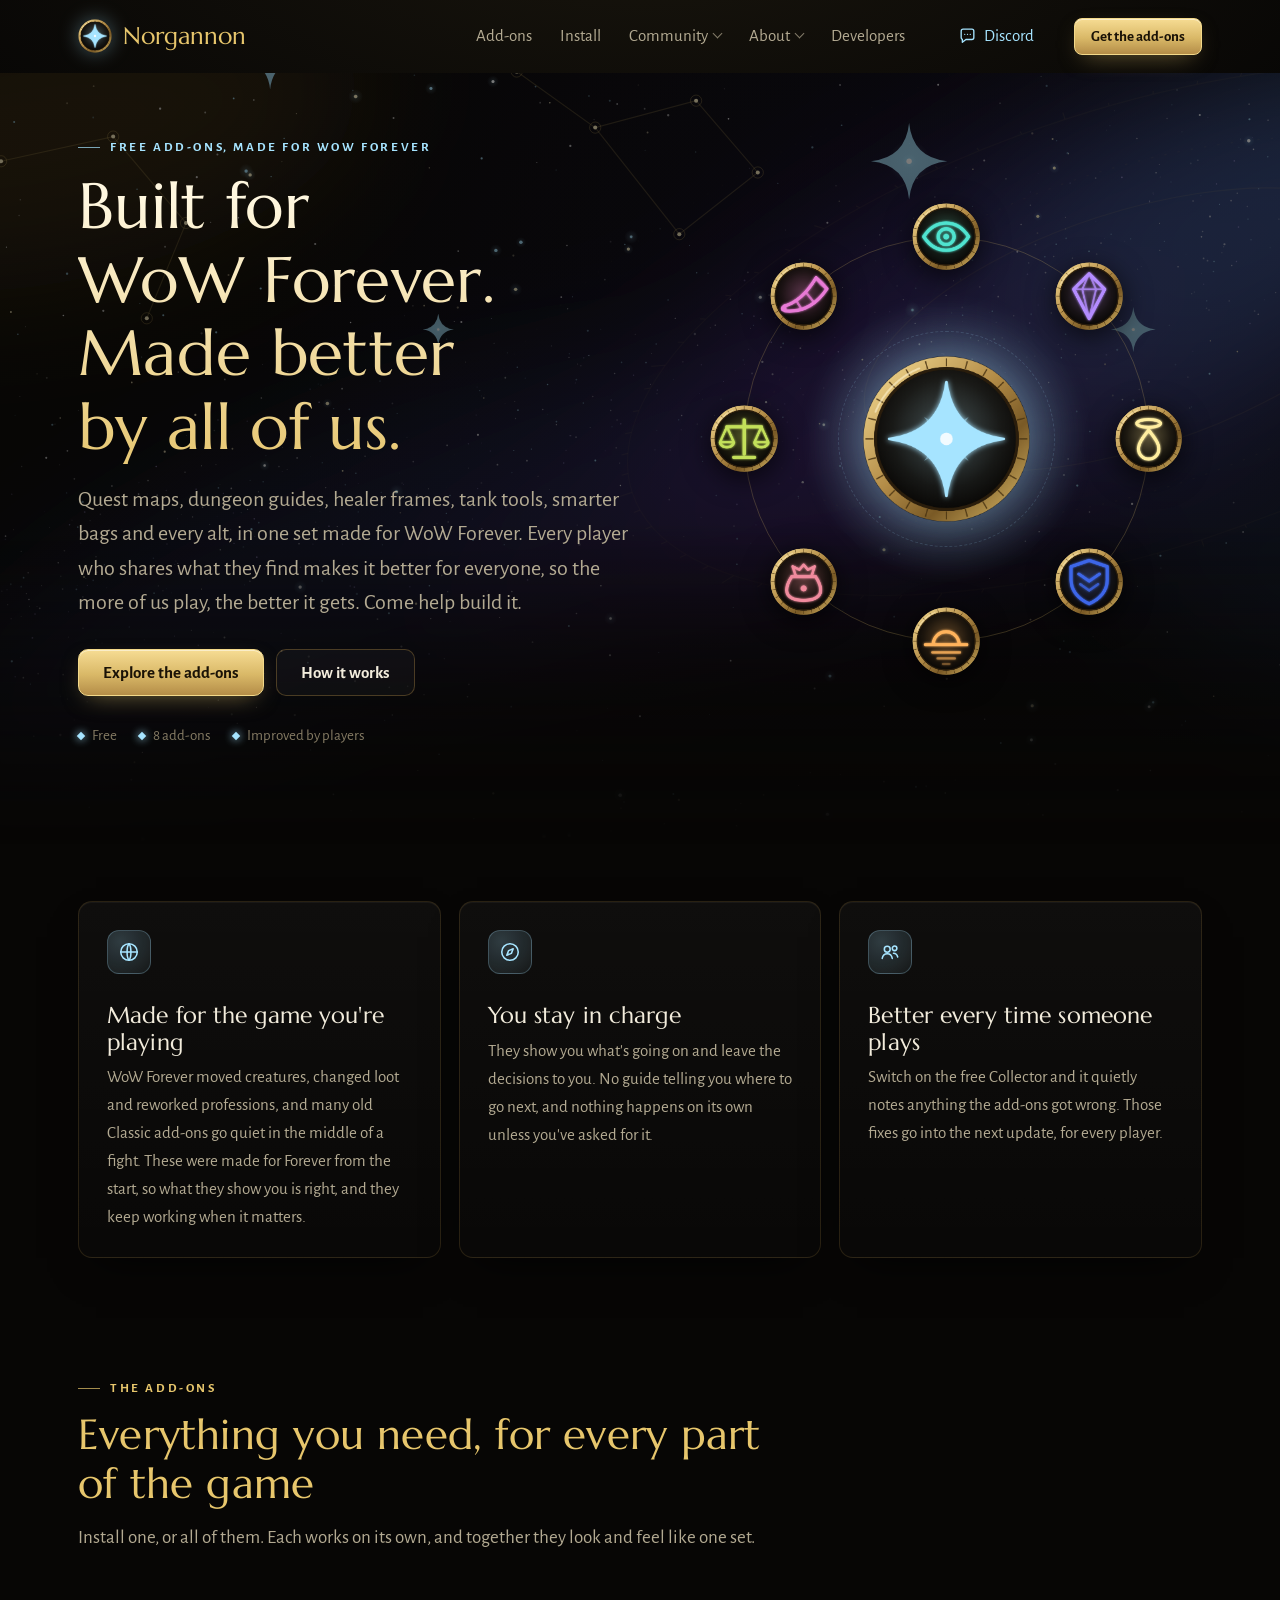
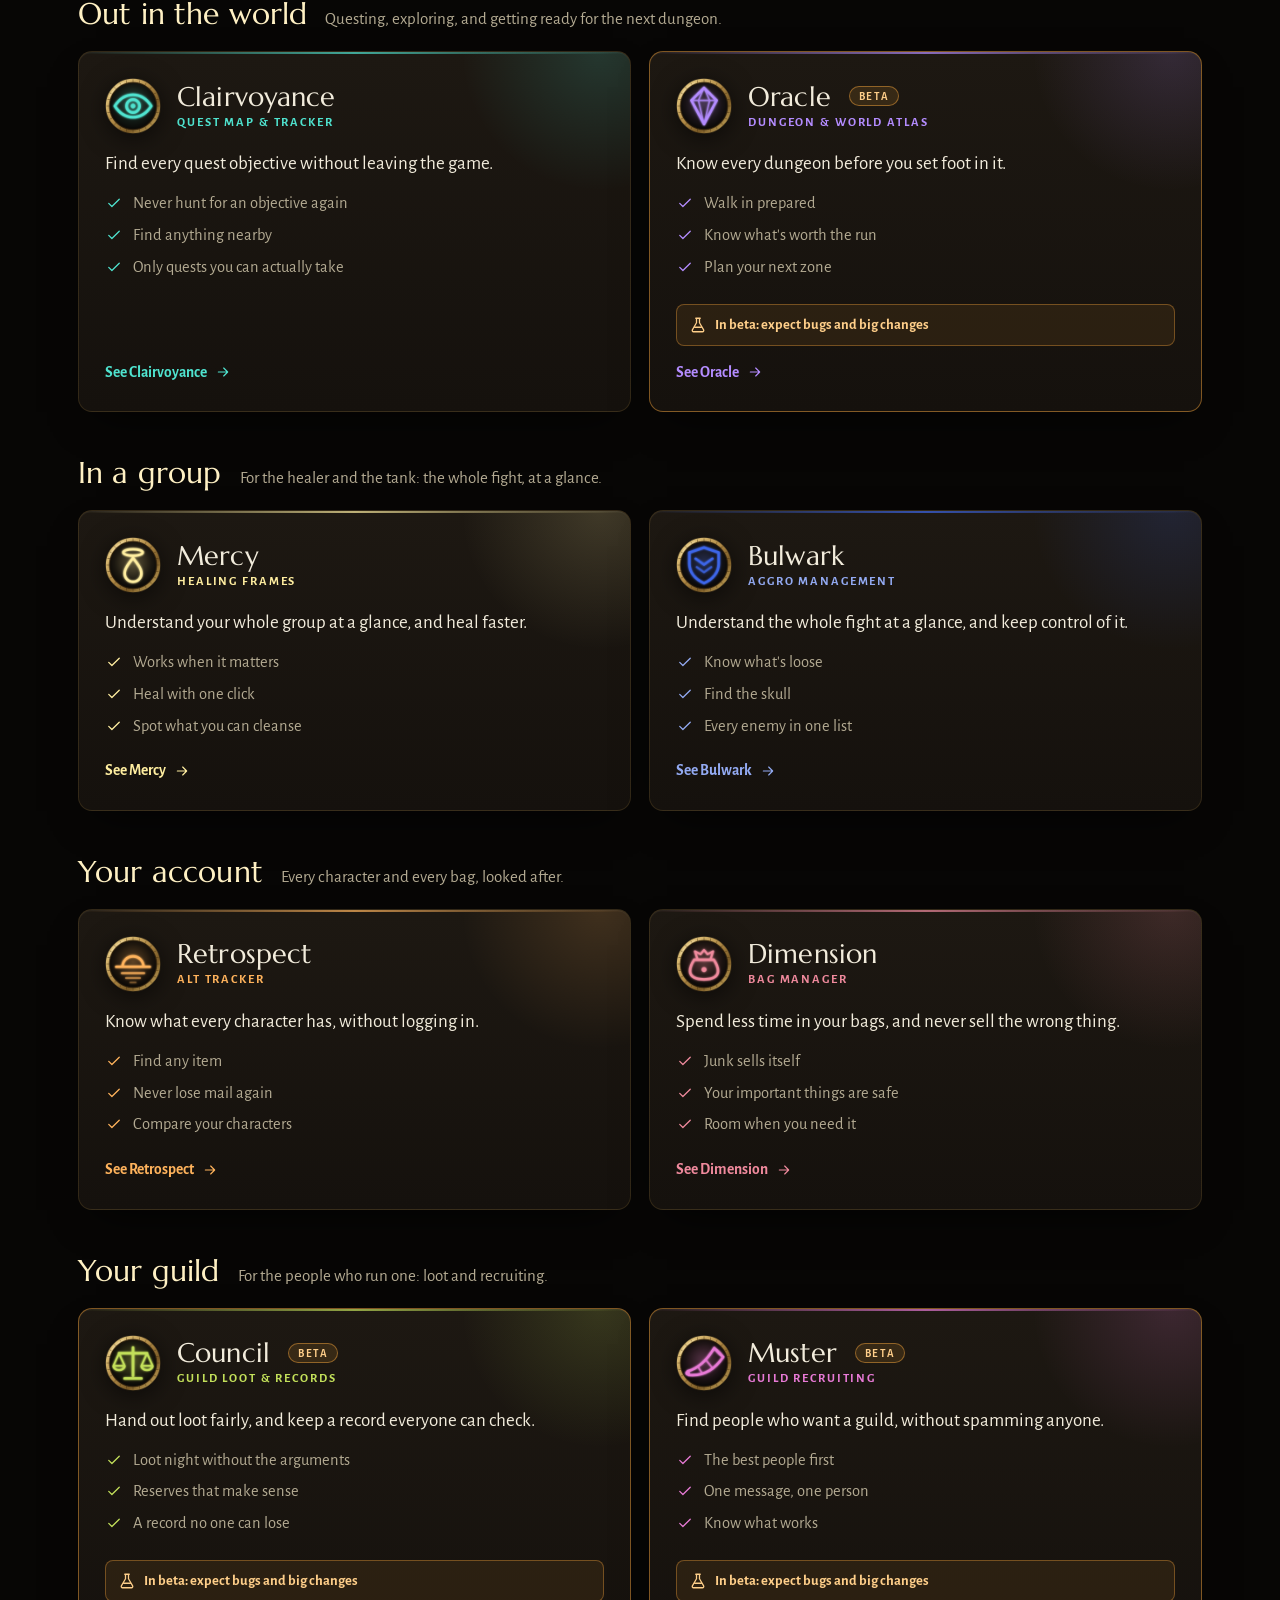
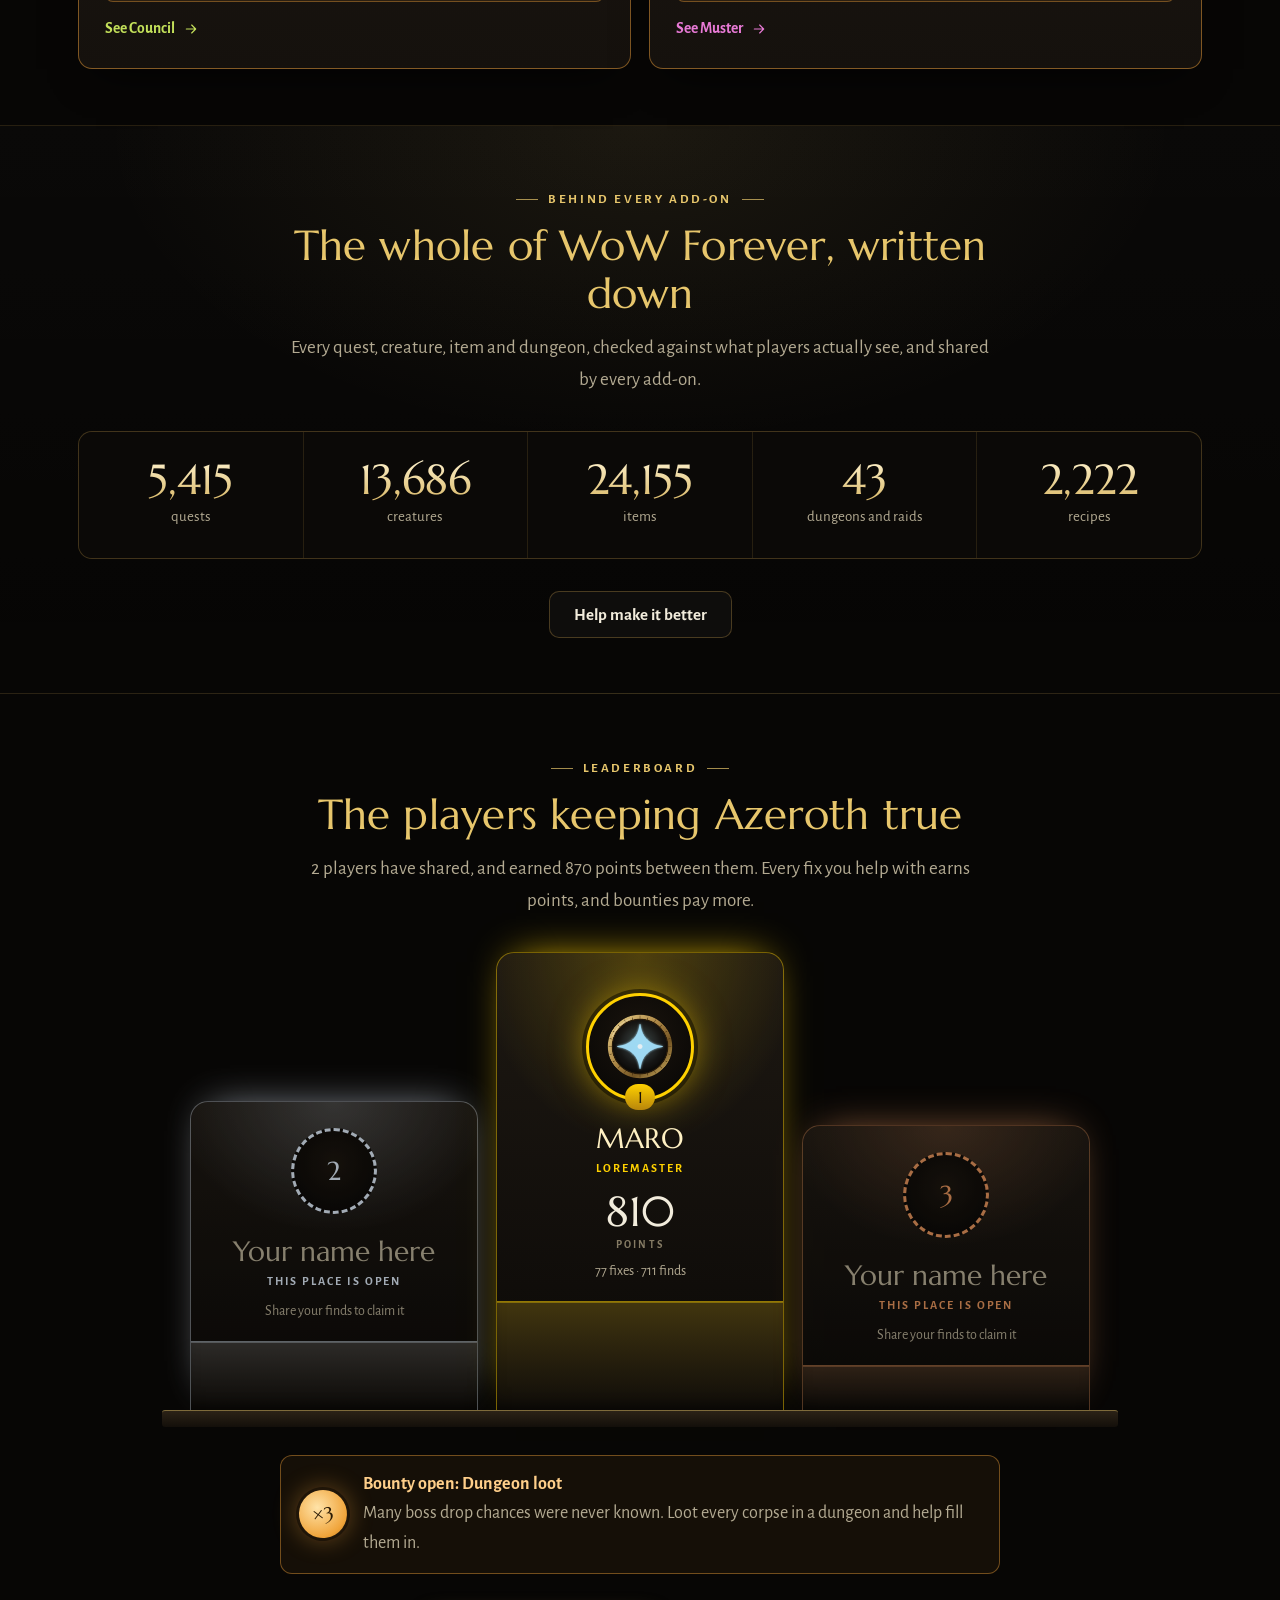
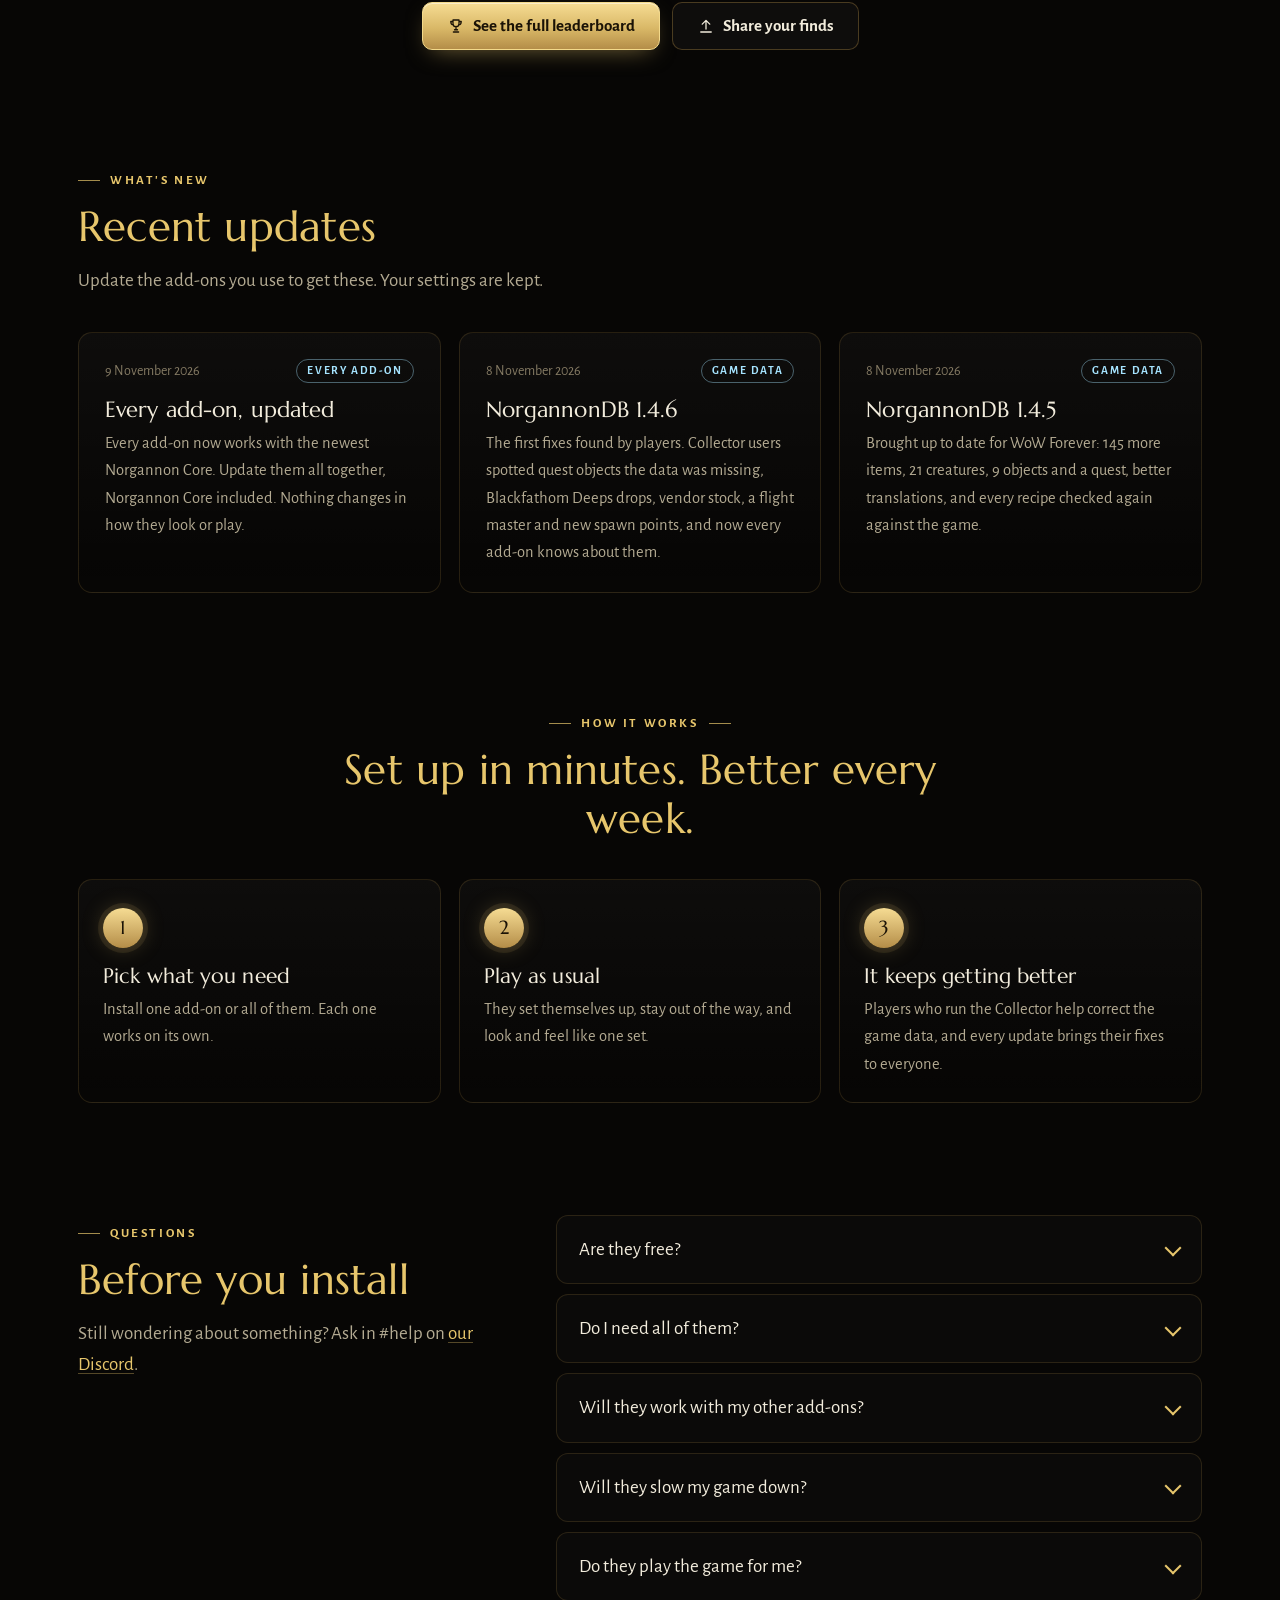
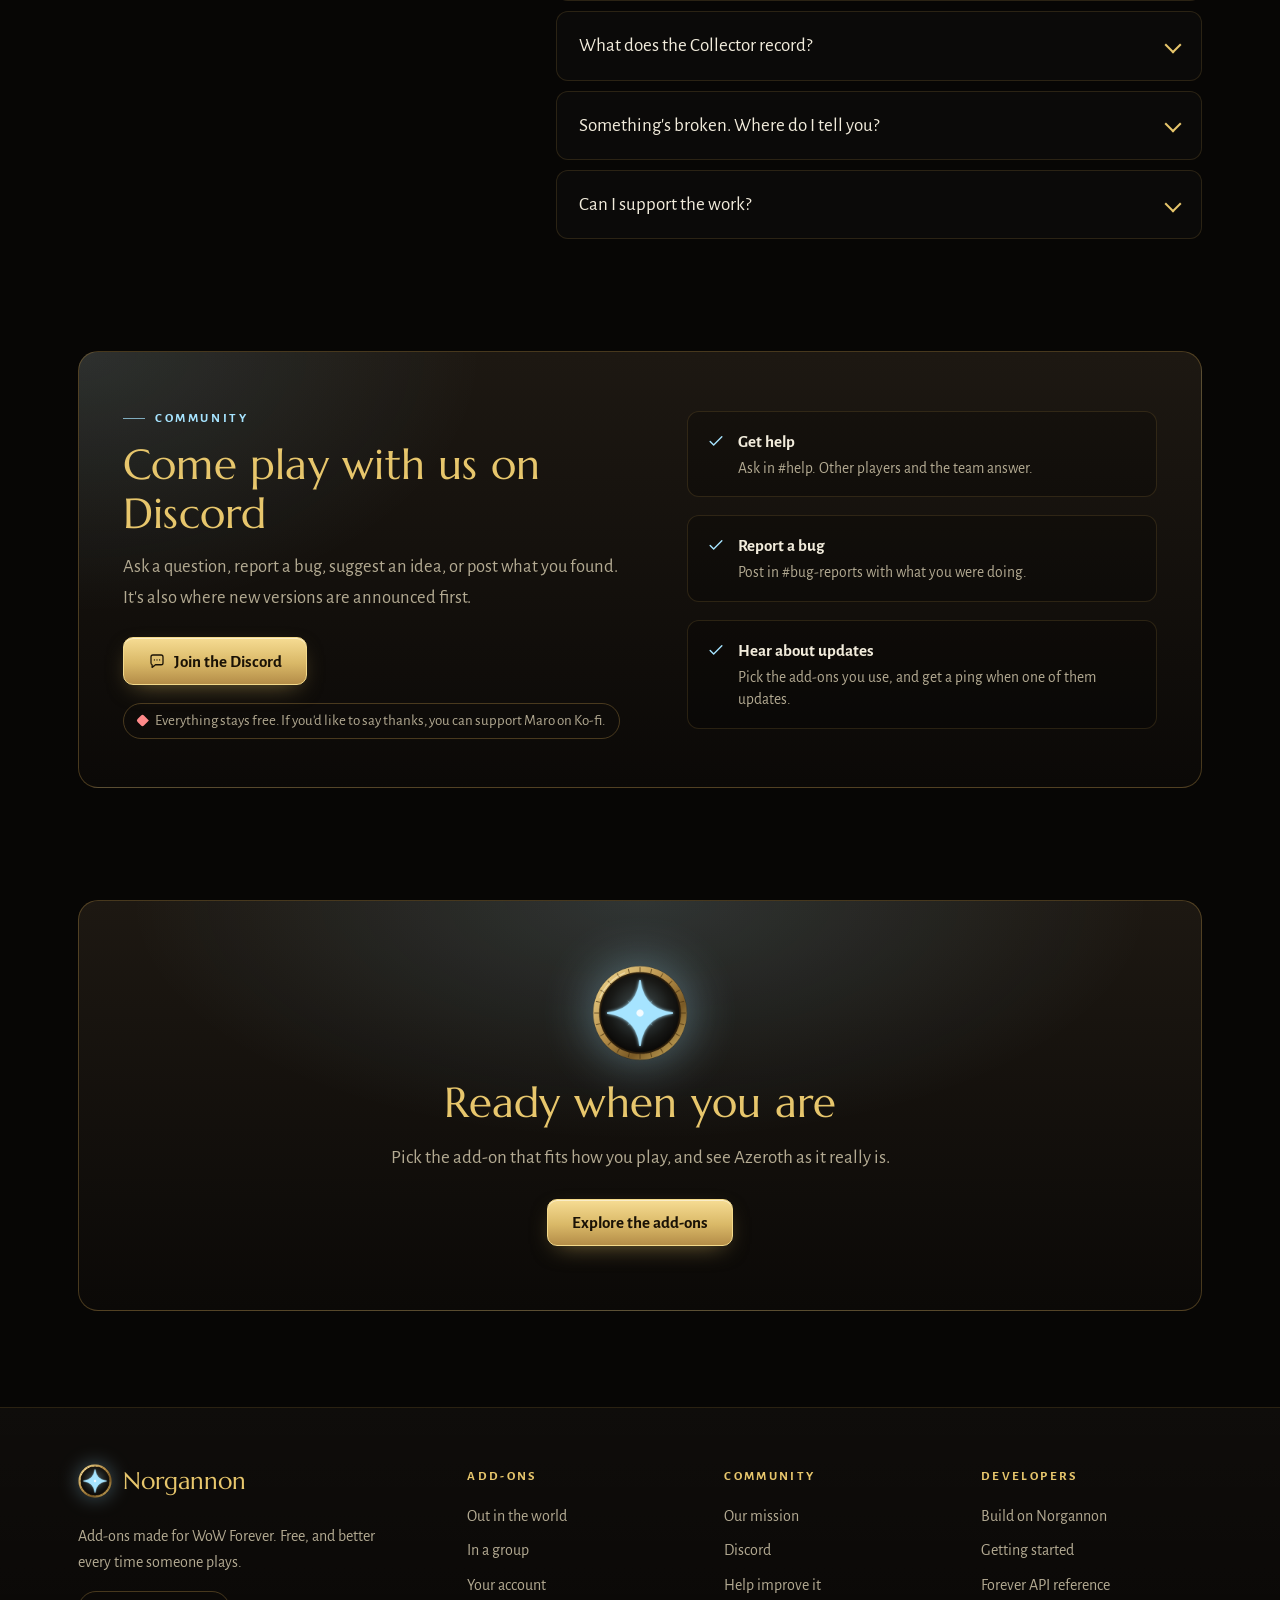
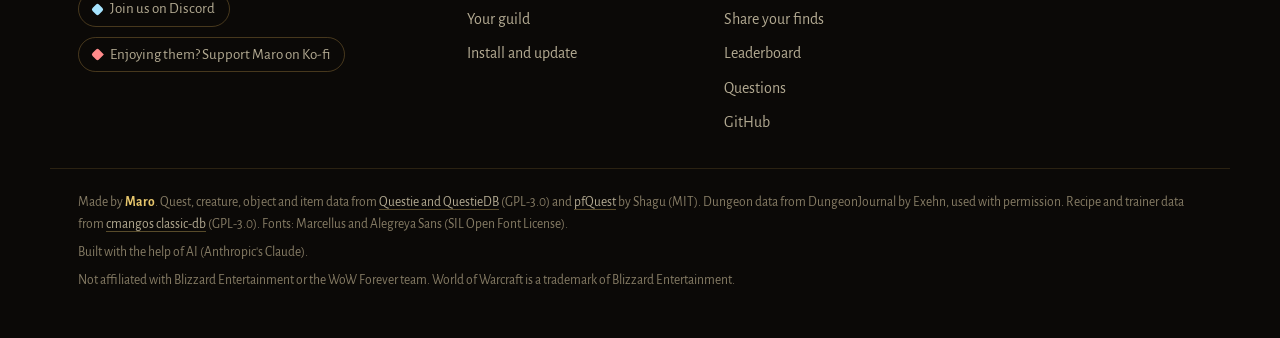
<file: index.html>
<!doctype html>
<html lang="en">
<head>
<meta charset="utf-8">
<meta name="viewport" content="width=device-width, initial-scale=1">
<title>Norgannon: add-ons made for WoW Forever</title>
<meta name="description" content="Quest maps, dungeon guides, healer frames, tank tools, smarter bags and every alt, in one set made for WoW Forever. Every player who shares what they find makes it better for everyone, so the more of us play, the better it gets. Come help build it.">
<meta name="theme-color" content="#0b0907">
<meta property="og:type" content="website">
<meta property="og:title" content="Norgannon: add-ons made for WoW Forever">
<meta property="og:description" content="Quest maps, dungeon guides, healer frames, tank tools, smarter bags and every alt, in one set made for WoW Forever. Every player who shares what they find makes it better for everyone, so the more of us play, the better it gets. Come help build it.">
<meta property="og:image" content="https://zmarotrix.github.io/norgannon/img/social-card.png">
<meta property="og:url" content="https://zmarotrix.github.io/norgannon/">
<link rel="canonical" href="https://zmarotrix.github.io/norgannon/">
<meta name="twitter:card" content="summary_large_image">
<link rel="icon" type="image/png" sizes="32x32" href="img/marks/core-32.png">
<link rel="apple-touch-icon" href="img/marks/core-256.png">
<link rel="preload" href="fonts/Marcellus-Regular.ttf" as="font" type="font/ttf" crossorigin>
<link rel="stylesheet" href="style.css?v=107305f1">
</head>
<body class="home">
<a class="skip" href="#main">Skip to content</a>
<header class="top" id="top">
  <div class="top-inner">
    <a class="brand" href="index.html"><img src="img/marks/core-64.png" alt="" width="34" height="34"><span>Norgannon</span></a>
    <nav class="nav" id="nav" aria-label="Main">
      <a href="addons.html" class="nav-top">Add-ons</a>
      <a href="install.html" class="nav-top">Install</a>
      <div class="nav-group"><button class="nav-top" type="button" aria-expanded="false" aria-controls="nav-g2">Community<span class="caret" aria-hidden="true"></span></button><ul class="nav-menu" id="nav-g2" aria-label="Community"><li><a href="improve.html">Help improve it</a></li><li><a href="share.html">Share your finds</a></li><li><a href="leaderboard.html">Leaderboard</a></li><li><a href="https://discord.gg/mvnuGyfMxB" rel="noopener">Discord</a></li></ul></div>
      <div class="nav-group"><button class="nav-top" type="button" aria-expanded="false" aria-controls="nav-g3">About<span class="caret" aria-hidden="true"></span></button><ul class="nav-menu" id="nav-g3" aria-label="About"><li><a href="mission.html">Our mission</a></li><li><a href="index.html#news">What's new</a></li><li><a href="index.html#faq">FAQ</a></li></ul></div>
      <a href="developers/index.html" class="nav-top">Developers</a>
    </nav>
    <a class="top-discord" href="https://discord.gg/mvnuGyfMxB" rel="noopener" aria-label="Discord" title="Discord"><svg class="icon" viewBox="0 0 24 24" aria-hidden="true" fill="none" stroke="currentColor" stroke-width="1.7" stroke-linecap="round" stroke-linejoin="round"><path d="M4 6.5A2.5 2.5 0 0 1 6.5 4h11A2.5 2.5 0 0 1 20 6.5v8a2.5 2.5 0 0 1-2.5 2.5H10l-4.5 3.5V17A2.5 2.5 0 0 1 4 14.5z"/><path d="M8.5 10.5h.01M12 10.5h.01M15.5 10.5h.01"/></svg><span>Discord</span></a>
    <a class="btn small nav-cta" href="addons.html">Get the add-ons</a>
    <button class="menu" id="menu" aria-label="Menu" aria-expanded="false" aria-controls="nav">
      <span></span><span></span><span></span>
    </button>
  </div>
</header>
<main id="main">

<section class="hero hero-home">
  <div class="sky" aria-hidden="true"></div>
  <div class="wrap hero-grid">
    <div class="hero-text">
      <span class="eyebrow star">Free add-ons, made for WoW Forever</span>
      <h1><span class="line">Built for WoW Forever.</span><span class="line">Made better by all of us.</span></h1>
      <p class="lead">Quest maps, dungeon guides, healer frames, tank tools, smarter bags and every alt, in one set made for WoW Forever. Every player who shares what they find makes it better for everyone, so the more of us play, the better it gets. Come help build it.</p>
      <div class="actions">
        <a class="btn" href="addons.html">Explore the add-ons</a>
        <a class="btn ghost" href="#how">How it works</a>
      </div>
      <ul class="trust"><li>Free</li><li>8 add-ons</li><li>Improved by players</li></ul>
    </div>
    <div class="orbit" aria-label="The Norgannon add-ons"><div class="orbit-glow"></div><div class="orbit-ring r1"></div><div class="orbit-ring r2"></div><div class="orbit-spin"><a class="orbit-mark" href="addons.html#clairvoyance" style="left:50.00%;top:0.00%" title="Clairvoyance"><img src="img/marks/clairvoyance-128.png" alt="Clairvoyance" width="64" height="64"></a><a class="orbit-mark" href="addons.html#oracle" style="left:85.36%;top:14.64%" title="Oracle"><img src="img/marks/oracle-128.png" alt="Oracle" width="64" height="64"></a><a class="orbit-mark" href="addons.html#mercy" style="left:100.00%;top:50.00%" title="Mercy"><img src="img/marks/mercy-128.png" alt="Mercy" width="64" height="64"></a><a class="orbit-mark" href="addons.html#bulwark" style="left:85.36%;top:85.36%" title="Bulwark"><img src="img/marks/bulwark-128.png" alt="Bulwark" width="64" height="64"></a><a class="orbit-mark" href="addons.html#retrospect" style="left:50.00%;top:100.00%" title="Retrospect"><img src="img/marks/retrospect-128.png" alt="Retrospect" width="64" height="64"></a><a class="orbit-mark" href="addons.html#dimension" style="left:14.64%;top:85.36%" title="Dimension"><img src="img/marks/dimension-128.png" alt="Dimension" width="64" height="64"></a><a class="orbit-mark" href="addons.html#council" style="left:0.00%;top:50.00%" title="Council"><img src="img/marks/council-128.png" alt="Council" width="64" height="64"></a><a class="orbit-mark" href="addons.html#muster" style="left:14.64%;top:14.64%" title="Muster"><img src="img/marks/muster-128.png" alt="Muster" width="64" height="64"></a></div><img class="orbit-star" src="img/marks/core-256.png" alt="" width="168" height="168"></div>
  </div>
</section>

<section class="section">
  <div class="wrap"><div class="pillars"><div class="pillar"><svg class="pillar-icon" viewBox="0 0 24 24" aria-hidden="true" fill="none" stroke="currentColor" stroke-width="1.7" stroke-linecap="round" stroke-linejoin="round"><circle cx="12" cy="12" r="9"/><path d="M3 12h18M12 3c2.8 3 2.8 15 0 18M12 3c-2.8 3-2.8 15 0 18"/></svg><h3>Made for the game you&#x27;re playing</h3><p>WoW Forever moved creatures, changed loot and reworked professions, and many old Classic add-ons go quiet in the middle of a fight. These were made for Forever from the start, so what they show you is right, and they keep working when it matters.</p></div><div class="pillar"><svg class="pillar-icon" viewBox="0 0 24 24" aria-hidden="true" fill="none" stroke="currentColor" stroke-width="1.7" stroke-linecap="round" stroke-linejoin="round"><circle cx="12" cy="12" r="9"/><path d="M15.5 8.5l-2 5-5 2 2-5z"/></svg><h3>You stay in charge</h3><p>They show you what&#x27;s going on and leave the decisions to you. No guide telling you where to go next, and nothing happens on its own unless you&#x27;ve asked for it.</p></div><div class="pillar"><svg class="pillar-icon" viewBox="0 0 24 24" aria-hidden="true" fill="none" stroke="currentColor" stroke-width="1.7" stroke-linecap="round" stroke-linejoin="round"><circle cx="9" cy="9" r="3.2"/><path d="M3.5 19c.6-3.2 2.8-5 5.5-5s4.9 1.8 5.5 5"/><circle cx="17" cy="8" r="2.5"/><path d="M15.8 13.3c2.3.1 4 1.6 4.6 4.2"/></svg><h3>Better every time someone plays</h3><p>Switch on the free Collector and it quietly notes anything the add-ons got wrong. Those fixes go into the next update, for every player.</p></div></div></div>
</section>

<section class="section" id="addons">
  <div class="wrap">
    <div class="section-head">
      <span class="eyebrow">The add-ons</span>
      <h2>Everything you need, for every part of the game</h2>
      <p>Install one, or all of them. Each works on its own, and together they look and feel like one set.</p>
    </div>
    <div class="moment"><div class="moment-head"><h3 class="moment-title">Out in the world</h3><p>Questing, exploring, and getting ready for the next dungeon.</p></div><div class="features"><a class="feature" href="addons.html#clairvoyance" style="--accent:#4fe3cf;--accent-text:#4fe3cf"><div class="feature-head"><img src="img/marks/clairvoyance-128.png" alt="" width="56" height="56"><div><h3>Clairvoyance</h3><div class="role">Quest map &amp; tracker</div></div></div><p class="feature-promise">Find every quest objective without leaving the game.</p><ul class="ticks"><li><svg class="icon" viewBox="0 0 24 24" aria-hidden="true" fill="none" stroke="currentColor" stroke-width="1.7" stroke-linecap="round" stroke-linejoin="round"><path d="M5 12.5l4.2 4.2L19 7"/></svg><span>Never hunt for an objective again</span></li><li><svg class="icon" viewBox="0 0 24 24" aria-hidden="true" fill="none" stroke="currentColor" stroke-width="1.7" stroke-linecap="round" stroke-linejoin="round"><path d="M5 12.5l4.2 4.2L19 7"/></svg><span>Find anything nearby</span></li><li><svg class="icon" viewBox="0 0 24 24" aria-hidden="true" fill="none" stroke="currentColor" stroke-width="1.7" stroke-linecap="round" stroke-linejoin="round"><path d="M5 12.5l4.2 4.2L19 7"/></svg><span>Only quests you can actually take</span></li></ul><span class="more">See Clairvoyance <svg class="icon" viewBox="0 0 24 24" aria-hidden="true" fill="none" stroke="currentColor" stroke-width="1.7" stroke-linecap="round" stroke-linejoin="round"><path d="M5 12h14M13 6l6 6-6 6"/></svg></span></a><a class="feature is-beta" href="addons.html#oracle" style="--accent:#b48cff;--accent-text:#b48cff"><div class="feature-head"><img src="img/marks/oracle-128.png" alt="" width="56" height="56"><div><h3>Oracle <span class="badge">Beta</span></h3><div class="role">Dungeon &amp; world atlas</div></div></div><p class="feature-promise">Know every dungeon before you set foot in it.</p><ul class="ticks"><li><svg class="icon" viewBox="0 0 24 24" aria-hidden="true" fill="none" stroke="currentColor" stroke-width="1.7" stroke-linecap="round" stroke-linejoin="round"><path d="M5 12.5l4.2 4.2L19 7"/></svg><span>Walk in prepared</span></li><li><svg class="icon" viewBox="0 0 24 24" aria-hidden="true" fill="none" stroke="currentColor" stroke-width="1.7" stroke-linecap="round" stroke-linejoin="round"><path d="M5 12.5l4.2 4.2L19 7"/></svg><span>Know what&#x27;s worth the run</span></li><li><svg class="icon" viewBox="0 0 24 24" aria-hidden="true" fill="none" stroke="currentColor" stroke-width="1.7" stroke-linecap="round" stroke-linejoin="round"><path d="M5 12.5l4.2 4.2L19 7"/></svg><span>Plan your next zone</span></li></ul><p class="feature-beta"><svg class="icon" viewBox="0 0 24 24" aria-hidden="true" fill="none" stroke="currentColor" stroke-width="1.7" stroke-linecap="round" stroke-linejoin="round"><path d="M9 3h6M10 3v6l-5.5 9.5A1.7 1.7 0 0 0 6 21h12a1.7 1.7 0 0 0 1.5-2.5L14 9V3"/><path d="M7.5 15h9"/></svg>In beta: expect bugs and big changes</p><span class="more">See Oracle <svg class="icon" viewBox="0 0 24 24" aria-hidden="true" fill="none" stroke="currentColor" stroke-width="1.7" stroke-linecap="round" stroke-linejoin="round"><path d="M5 12h14M13 6l6 6-6 6"/></svg></span></a></div></div><div class="moment"><div class="moment-head"><h3 class="moment-title">In a group</h3><p>For the healer and the tank: the whole fight, at a glance.</p></div><div class="features"><a class="feature" href="addons.html#mercy" style="--accent:#ffeea0;--accent-text:#ffeea0"><div class="feature-head"><img src="img/marks/mercy-128.png" alt="" width="56" height="56"><div><h3>Mercy</h3><div class="role">Healing frames</div></div></div><p class="feature-promise">Understand your whole group at a glance, and heal faster.</p><ul class="ticks"><li><svg class="icon" viewBox="0 0 24 24" aria-hidden="true" fill="none" stroke="currentColor" stroke-width="1.7" stroke-linecap="round" stroke-linejoin="round"><path d="M5 12.5l4.2 4.2L19 7"/></svg><span>Works when it matters</span></li><li><svg class="icon" viewBox="0 0 24 24" aria-hidden="true" fill="none" stroke="currentColor" stroke-width="1.7" stroke-linecap="round" stroke-linejoin="round"><path d="M5 12.5l4.2 4.2L19 7"/></svg><span>Heal with one click</span></li><li><svg class="icon" viewBox="0 0 24 24" aria-hidden="true" fill="none" stroke="currentColor" stroke-width="1.7" stroke-linecap="round" stroke-linejoin="round"><path d="M5 12.5l4.2 4.2L19 7"/></svg><span>Spot what you can cleanse</span></li></ul><span class="more">See Mercy <svg class="icon" viewBox="0 0 24 24" aria-hidden="true" fill="none" stroke="currentColor" stroke-width="1.7" stroke-linecap="round" stroke-linejoin="round"><path d="M5 12h14M13 6l6 6-6 6"/></svg></span></a><a class="feature" href="addons.html#bulwark" style="--accent:#3d66e8;--accent-text:#93aaf2"><div class="feature-head"><img src="img/marks/bulwark-128.png" alt="" width="56" height="56"><div><h3>Bulwark</h3><div class="role">Aggro management</div></div></div><p class="feature-promise">Understand the whole fight at a glance, and keep control of it.</p><ul class="ticks"><li><svg class="icon" viewBox="0 0 24 24" aria-hidden="true" fill="none" stroke="currentColor" stroke-width="1.7" stroke-linecap="round" stroke-linejoin="round"><path d="M5 12.5l4.2 4.2L19 7"/></svg><span>Know what&#x27;s loose</span></li><li><svg class="icon" viewBox="0 0 24 24" aria-hidden="true" fill="none" stroke="currentColor" stroke-width="1.7" stroke-linecap="round" stroke-linejoin="round"><path d="M5 12.5l4.2 4.2L19 7"/></svg><span>Find the skull</span></li><li><svg class="icon" viewBox="0 0 24 24" aria-hidden="true" fill="none" stroke="currentColor" stroke-width="1.7" stroke-linecap="round" stroke-linejoin="round"><path d="M5 12.5l4.2 4.2L19 7"/></svg><span>Every enemy in one list</span></li></ul><span class="more">See Bulwark <svg class="icon" viewBox="0 0 24 24" aria-hidden="true" fill="none" stroke="currentColor" stroke-width="1.7" stroke-linecap="round" stroke-linejoin="round"><path d="M5 12h14M13 6l6 6-6 6"/></svg></span></a></div></div><div class="moment"><div class="moment-head"><h3 class="moment-title">Your account</h3><p>Every character and every bag, looked after.</p></div><div class="features"><a class="feature" href="addons.html#retrospect" style="--accent:#ffb35c;--accent-text:#ffb35c"><div class="feature-head"><img src="img/marks/retrospect-128.png" alt="" width="56" height="56"><div><h3>Retrospect</h3><div class="role">Alt tracker</div></div></div><p class="feature-promise">Know what every character has, without logging in.</p><ul class="ticks"><li><svg class="icon" viewBox="0 0 24 24" aria-hidden="true" fill="none" stroke="currentColor" stroke-width="1.7" stroke-linecap="round" stroke-linejoin="round"><path d="M5 12.5l4.2 4.2L19 7"/></svg><span>Find any item</span></li><li><svg class="icon" viewBox="0 0 24 24" aria-hidden="true" fill="none" stroke="currentColor" stroke-width="1.7" stroke-linecap="round" stroke-linejoin="round"><path d="M5 12.5l4.2 4.2L19 7"/></svg><span>Never lose mail again</span></li><li><svg class="icon" viewBox="0 0 24 24" aria-hidden="true" fill="none" stroke="currentColor" stroke-width="1.7" stroke-linecap="round" stroke-linejoin="round"><path d="M5 12.5l4.2 4.2L19 7"/></svg><span>Compare your characters</span></li></ul><span class="more">See Retrospect <svg class="icon" viewBox="0 0 24 24" aria-hidden="true" fill="none" stroke="currentColor" stroke-width="1.7" stroke-linecap="round" stroke-linejoin="round"><path d="M5 12h14M13 6l6 6-6 6"/></svg></span></a><a class="feature" href="addons.html#dimension" style="--accent:#f08a9d;--accent-text:#f08a9d"><div class="feature-head"><img src="img/marks/dimension-128.png" alt="" width="56" height="56"><div><h3>Dimension</h3><div class="role">Bag manager</div></div></div><p class="feature-promise">Spend less time in your bags, and never sell the wrong thing.</p><ul class="ticks"><li><svg class="icon" viewBox="0 0 24 24" aria-hidden="true" fill="none" stroke="currentColor" stroke-width="1.7" stroke-linecap="round" stroke-linejoin="round"><path d="M5 12.5l4.2 4.2L19 7"/></svg><span>Junk sells itself</span></li><li><svg class="icon" viewBox="0 0 24 24" aria-hidden="true" fill="none" stroke="currentColor" stroke-width="1.7" stroke-linecap="round" stroke-linejoin="round"><path d="M5 12.5l4.2 4.2L19 7"/></svg><span>Your important things are safe</span></li><li><svg class="icon" viewBox="0 0 24 24" aria-hidden="true" fill="none" stroke="currentColor" stroke-width="1.7" stroke-linecap="round" stroke-linejoin="round"><path d="M5 12.5l4.2 4.2L19 7"/></svg><span>Room when you need it</span></li></ul><span class="more">See Dimension <svg class="icon" viewBox="0 0 24 24" aria-hidden="true" fill="none" stroke="currentColor" stroke-width="1.7" stroke-linecap="round" stroke-linejoin="round"><path d="M5 12h14M13 6l6 6-6 6"/></svg></span></a></div></div><div class="moment"><div class="moment-head"><h3 class="moment-title">Your guild</h3><p>For the people who run one: loot and recruiting.</p></div><div class="features"><a class="feature is-beta" href="addons.html#council" style="--accent:#c3e05a;--accent-text:#c3e05a"><div class="feature-head"><img src="img/marks/council-128.png" alt="" width="56" height="56"><div><h3>Council <span class="badge">Beta</span></h3><div class="role">Guild loot &amp; records</div></div></div><p class="feature-promise">Hand out loot fairly, and keep a record everyone can check.</p><ul class="ticks"><li><svg class="icon" viewBox="0 0 24 24" aria-hidden="true" fill="none" stroke="currentColor" stroke-width="1.7" stroke-linecap="round" stroke-linejoin="round"><path d="M5 12.5l4.2 4.2L19 7"/></svg><span>Loot night without the arguments</span></li><li><svg class="icon" viewBox="0 0 24 24" aria-hidden="true" fill="none" stroke="currentColor" stroke-width="1.7" stroke-linecap="round" stroke-linejoin="round"><path d="M5 12.5l4.2 4.2L19 7"/></svg><span>Reserves that make sense</span></li><li><svg class="icon" viewBox="0 0 24 24" aria-hidden="true" fill="none" stroke="currentColor" stroke-width="1.7" stroke-linecap="round" stroke-linejoin="round"><path d="M5 12.5l4.2 4.2L19 7"/></svg><span>A record no one can lose</span></li></ul><p class="feature-beta"><svg class="icon" viewBox="0 0 24 24" aria-hidden="true" fill="none" stroke="currentColor" stroke-width="1.7" stroke-linecap="round" stroke-linejoin="round"><path d="M9 3h6M10 3v6l-5.5 9.5A1.7 1.7 0 0 0 6 21h12a1.7 1.7 0 0 0 1.5-2.5L14 9V3"/><path d="M7.5 15h9"/></svg>In beta: expect bugs and big changes</p><span class="more">See Council <svg class="icon" viewBox="0 0 24 24" aria-hidden="true" fill="none" stroke="currentColor" stroke-width="1.7" stroke-linecap="round" stroke-linejoin="round"><path d="M5 12h14M13 6l6 6-6 6"/></svg></span></a><a class="feature is-beta" href="addons.html#muster" style="--accent:#e87ad6;--accent-text:#e87ad6"><div class="feature-head"><img src="img/marks/muster-128.png" alt="" width="56" height="56"><div><h3>Muster <span class="badge">Beta</span></h3><div class="role">Guild recruiting</div></div></div><p class="feature-promise">Find people who want a guild, without spamming anyone.</p><ul class="ticks"><li><svg class="icon" viewBox="0 0 24 24" aria-hidden="true" fill="none" stroke="currentColor" stroke-width="1.7" stroke-linecap="round" stroke-linejoin="round"><path d="M5 12.5l4.2 4.2L19 7"/></svg><span>The best people first</span></li><li><svg class="icon" viewBox="0 0 24 24" aria-hidden="true" fill="none" stroke="currentColor" stroke-width="1.7" stroke-linecap="round" stroke-linejoin="round"><path d="M5 12.5l4.2 4.2L19 7"/></svg><span>One message, one person</span></li><li><svg class="icon" viewBox="0 0 24 24" aria-hidden="true" fill="none" stroke="currentColor" stroke-width="1.7" stroke-linecap="round" stroke-linejoin="round"><path d="M5 12.5l4.2 4.2L19 7"/></svg><span>Know what works</span></li></ul><p class="feature-beta"><svg class="icon" viewBox="0 0 24 24" aria-hidden="true" fill="none" stroke="currentColor" stroke-width="1.7" stroke-linecap="round" stroke-linejoin="round"><path d="M9 3h6M10 3v6l-5.5 9.5A1.7 1.7 0 0 0 6 21h12a1.7 1.7 0 0 0 1.5-2.5L14 9V3"/><path d="M7.5 15h9"/></svg>In beta: expect bugs and big changes</p><span class="more">See Muster <svg class="icon" viewBox="0 0 24 24" aria-hidden="true" fill="none" stroke="currentColor" stroke-width="1.7" stroke-linecap="round" stroke-linejoin="round"><path d="M5 12h14M13 6l6 6-6 6"/></svg></span></a></div></div>
  </div>
</section>

<section class="section stats-band">
  <div class="wrap">
    <div class="section-head center">
      <span class="eyebrow gold">Behind every add-on</span>
      <h2>The whole of WoW Forever, written down</h2>
      <p>Every quest, creature, item and dungeon, checked against what players actually see, and shared by every add-on.</p>
    </div>
    <div class="bigstats">
      <div><b>5,415</b><span>quests</span></div>
      <div><b>13,686</b><span>creatures</span></div>
      <div><b>24,155</b><span>items</span></div>
      <div><b>43</b><span>dungeons and raids</span></div>
      <div><b>2,222</b><span>recipes</span></div>
    </div>
    <div class="actions"><a class="btn ghost" href="improve.html">Help make it better</a></div>
  </div>
</section>

<section class="section board-preview" id="leaderboard">
  <div class="wrap">
    <div class="section-head center"><span class="eyebrow">Leaderboard</span><h2>The players keeping Azeroth true</h2>
      <p>2 players have shared, and earned 870 points between them. Every fix you help with earns points, and bounties pay more.</p></div>
    <div class="podium"><a class="step silver open" href="share.html"><div class="crest"><span class="place">2</span></div><b class="name">Your name here</b><em class="title">This place is open</em><span class="sub">Share your finds to claim it</span><div class="plinth"></div></a><div class="step gold"><div class="crest"><img src="img/marks/core-128.png" alt="" width="64" height="64"><span class="place">1</span></div><b class="name">MARO</b><em class="title">Loremaster</em><span class="pts">810<small>points</small></span><span class="sub">77 fixes · 711 finds</span><div class="plinth"></div></div><a class="step bronze open" href="share.html"><div class="crest"><span class="place">3</span></div><b class="name">Your name here</b><em class="title">This place is open</em><span class="sub">Share your finds to claim it</span><div class="plinth"></div></a></div>
    <a class="bounty-teaser" href="leaderboard.html#bounties"><span class="seal small">×3</span><span><b>Bounty open: Dungeon loot</b>Many boss drop chances were never known. Loot every corpse in a dungeon and help fill them in.</span></a>
    <div class="actions"><a class="btn" href="leaderboard.html"><svg class="icon" viewBox="0 0 24 24" aria-hidden="true" fill="none" stroke="currentColor" stroke-width="1.7" stroke-linecap="round" stroke-linejoin="round"><path d="M8 4h8v5a4 4 0 0 1-8 0zM8 6H5c0 3 1.5 4.5 3.5 4.5M16 6h3c0 3-1.5 4.5-3.5 4.5M12 13v4M8.5 20h7M10 17h4"/></svg> See the full leaderboard</a>
      <a class="btn ghost" href="share.html"><svg class="icon" viewBox="0 0 24 24" aria-hidden="true" fill="none" stroke="currentColor" stroke-width="1.7" stroke-linecap="round" stroke-linejoin="round"><path d="M12 16V5M7 9.5l5-5 5 5M5 20h14"/></svg> Share your finds</a></div>
  </div>
</section>

<section class="section" id="news">
  <div class="wrap">
    <div class="section-head">
      <span class="eyebrow">What's new</span>
      <h2>Recent updates</h2>
      <p>Update the add-ons you use to get these. Your settings are kept.</p>
    </div>
    <div class="news"><article class="news-item"><div class="news-meta"><time datetime="2026-11-09">9 November 2026</time><span class="news-tag">Every add-on</span></div><h3>Every add-on, updated</h3><p>Every add-on now works with the newest Norgannon Core. Update them all together, Norgannon Core included. Nothing changes in how they look or play.</p></article><article class="news-item"><div class="news-meta"><time datetime="2026-11-08">8 November 2026</time><span class="news-tag">Game data</span></div><h3>NorgannonDB 1.4.6</h3><p>The first fixes found by players. Collector users spotted quest objects the data was missing, Blackfathom Deeps drops, vendor stock, a flight master and new spawn points, and now every add-on knows about them.</p></article><article class="news-item"><div class="news-meta"><time datetime="2026-11-08">8 November 2026</time><span class="news-tag">Game data</span></div><h3>NorgannonDB 1.4.5</h3><p>Brought up to date for WoW Forever: 145 more items, 21 creatures, 9 objects and a quest, better translations, and every recipe checked again against the game.</p></article></div>
  </div>
</section>

<section class="section" id="how">
  <div class="wrap">
    <div class="section-head center">
      <span class="eyebrow">How it works</span>
      <h2>Set up in minutes. Better every week.</h2>
    </div>
    <ol class="steps-row"><li><span class="step-n">1</span><h3>Pick what you need</h3><p>Install one add-on or all of them. Each one works on its own.</p></li><li><span class="step-n">2</span><h3>Play as usual</h3><p>They set themselves up, stay out of the way, and look and feel like one set.</p></li><li><span class="step-n">3</span><h3>It keeps getting better</h3><p>Players who run the Collector help correct the game data, and every update brings their fixes to everyone.</p></li></ol>
  </div>
</section>

<section class="section" id="faq">
  <div class="wrap faq-wrap">
    <div class="section-head">
      <span class="eyebrow">Questions</span>
      <h2>Before you install</h2>
      <p>Still wondering about something? Ask in #help on <a href="https://discord.gg/mvnuGyfMxB" rel="noopener">our Discord</a>.</p>
    </div>
    <div class="faq"><details><summary>Are they free?</summary><p>Yes. Every Norgannon add-on is free to download and use.</p></details><details><summary>Do I need all of them?</summary><p>No. Install only the ones you want. Each one also needs Norgannon Core, a small shared add-on, and some need NorgannonDB, the game data. The add-ons page says which.</p></details><details><summary>Will they work with my other add-ons?</summary><p>Usually, yes. If you run two add-ons that do the same job, like two quest helpers or two bag add-ons, keep the one you prefer. Clairvoyance even shows the quest progress of party members who use Questie.</p></details><details><summary>Will they slow my game down?</summary><p>They&#x27;re built to stay light, and they hold off on any extra work until a fight is over. Add-ons that don&#x27;t need the game data don&#x27;t load it.</p></details><details><summary>Do they play the game for me?</summary><p>No. They show you information. Anything they do for you, like selling junk at a vendor, is off until you switch it on, and every heal, roll and whisper is a click you make.</p></details><details><summary>What does the Collector record?</summary><p>Creatures, objects, quests and loot it sees while you play, and only what the game data has wrong or missing. Never character names and never other players. You choose when to share it.</p></details><details><summary>Something&#x27;s broken. Where do I tell you?</summary><p>These are early versions, so reports help a lot. Post in #bug-reports on our Discord, or open an issue on the add-on&#x27;s GitHub page, and say what you were doing.</p></details><details><summary>Can I support the work?</summary><p>Everything here is free, and it stays free. If you&#x27;d like to say thanks, you can buy Maro a coffee at ko-fi.com/zmarotrix. Sharing your finds helps just as much.</p></details></div>
  </div>
</section>

<section class="section" id="community">
  <div class="wrap">
    <div class="community">
      <div class="community-text">
        <span class="eyebrow star">Community</span>
        <h2>Come play with us on Discord</h2>
        <p>Ask a question, report a bug, suggest an idea, or post what you found. It&#x27;s also where new versions are announced first.</p>
        <div class="actions"><a class="btn" href="https://discord.gg/mvnuGyfMxB" rel="noopener"><svg class="icon" viewBox="0 0 24 24" aria-hidden="true" fill="none" stroke="currentColor" stroke-width="1.7" stroke-linecap="round" stroke-linejoin="round"><path d="M4 6.5A2.5 2.5 0 0 1 6.5 4h11A2.5 2.5 0 0 1 20 6.5v8a2.5 2.5 0 0 1-2.5 2.5H10l-4.5 3.5V17A2.5 2.5 0 0 1 4 14.5z"/><path d="M8.5 10.5h.01M12 10.5h.01M15.5 10.5h.01"/></svg> Join the Discord</a></div>
        <p class="community-kofi"><a class="pill kofi" href="https://ko-fi.com/zmarotrix" rel="noopener">Everything stays free. If you&#x27;d like to say thanks, you can support Maro on Ko-fi.</a></p>
      </div>
      <ul class="community-points"><li><svg class="icon" viewBox="0 0 24 24" aria-hidden="true" fill="none" stroke="currentColor" stroke-width="1.7" stroke-linecap="round" stroke-linejoin="round"><path d="M5 12.5l4.2 4.2L19 7"/></svg><div><b>Get help</b><span>Ask in #help. Other players and the team answer.</span></div></li><li><svg class="icon" viewBox="0 0 24 24" aria-hidden="true" fill="none" stroke="currentColor" stroke-width="1.7" stroke-linecap="round" stroke-linejoin="round"><path d="M5 12.5l4.2 4.2L19 7"/></svg><div><b>Report a bug</b><span>Post in #bug-reports with what you were doing.</span></div></li><li><svg class="icon" viewBox="0 0 24 24" aria-hidden="true" fill="none" stroke="currentColor" stroke-width="1.7" stroke-linecap="round" stroke-linejoin="round"><path d="M5 12.5l4.2 4.2L19 7"/></svg><div><b>Hear about updates</b><span>Pick the add-ons you use, and get a ping when one of them updates.</span></div></li></ul>
    </div>
  </div>
</section>

<section class="section">
  <div class="wrap">
    <div class="cta">
      <img src="img/marks/core-256.png" alt="" width="96" height="96">
      <h2>Ready when you are</h2>
      <p>Pick the add-on that fits how you play, and see Azeroth as it really is.</p>
      <div class="actions"><a class="btn" href="addons.html">Explore the add-ons</a></div>
    </div>
  </div>
</section>
</main>
<footer class="foot">
  <div class="foot-inner">
    <div class="foot-brand">
      <a class="brand" href="index.html"><img src="img/marks/core-64.png" alt="" width="34" height="34"><span>Norgannon</span></a>
      <p>Add-ons made for WoW Forever. Free, and better every time someone plays.</p>
      <div class="foot-links">
        <a class="pill discord" href="https://discord.gg/mvnuGyfMxB" rel="noopener">Join us on Discord</a>
        <a class="pill kofi" href="https://ko-fi.com/zmarotrix" rel="noopener">Enjoying them? Support Maro on Ko-fi</a>
      </div>
    </div>
    <div class="foot-col">
      <h4>Add-ons</h4>
      <a href="addons.html#world">Out in the world</a>
      <a href="addons.html#group">In a group</a>
      <a href="addons.html#account">Your account</a>
      <a href="addons.html#guild">Your guild</a>
      <a href="install.html">Install and update</a>
    </div>
    <div class="foot-col">
      <h4>Community</h4>
      <a href="mission.html">Our mission</a>
      <a href="https://discord.gg/mvnuGyfMxB" rel="noopener">Discord</a>
      <a href="improve.html">Help improve it</a>
      <a href="share.html">Share your finds</a>
      <a href="leaderboard.html">Leaderboard</a>
      <a href="index.html#faq">Questions</a>
      <a href="https://github.com/zmarotrix">GitHub</a>
    </div>
    <div class="foot-col">
      <h4>Developers</h4>
      <a href="developers/index.html">Build on Norgannon</a>
      <a href="developers/getting-started.html">Getting started</a>
      <a href="https://zmarotrix.github.io/ForeverAPI/" rel="noopener">Forever API reference</a>
    </div>
  </div>
  <div class="foot-fine">
    <p>Made by <b>Maro</b>. Quest, creature, object and item data from <a href="https://github.com/Questie/Questie">Questie and QuestieDB</a>
      (GPL-3.0) and <a href="https://github.com/shagu/pfQuest">pfQuest</a> by Shagu (MIT). Dungeon data from DungeonJournal by
      Exehn, used with permission. Recipe and trainer data from <a href="https://github.com/cmangos/classic-db">cmangos classic-db</a> (GPL-3.0). Fonts: Marcellus and Alegreya Sans (SIL Open Font License).</p>
    <p>Built with the help of AI (Anthropic&#x27;s Claude).</p>
    <p>Not affiliated with Blizzard Entertainment or the WoW Forever team. World of Warcraft is a trademark of Blizzard
      Entertainment.</p>
  </div>
</footer>
<script>
(function () {
  var b = document.getElementById("menu"), n = document.getElementById("nav"), top = document.getElementById("top");
  b.addEventListener("click", function () {
    var open = n.classList.toggle("open");
    b.setAttribute("aria-expanded", open ? "true" : "false");
  });
  // header menus: open on click (and hover, by CSS, with a mouse); one at a time; Escape or a click outside closes
  var groups = n.querySelectorAll(".nav-group");
  var closeAll = function (except) {
    groups.forEach(function (g) { if (g !== except) { g.classList.remove("open"); g.querySelector(".nav-top").setAttribute("aria-expanded", "false"); } });
  };
  groups.forEach(function (g) {
    var t = g.querySelector(".nav-top");
    t.addEventListener("click", function (e) {
      e.stopPropagation();
      var open = !g.classList.contains("open");
      closeAll(g); g.classList.toggle("open", open); t.setAttribute("aria-expanded", open ? "true" : "false");
    });
  });
  document.addEventListener("click", function () { closeAll(); });
  document.addEventListener("keydown", function (e) { if (e.key === "Escape") closeAll(); });
  var onScroll = function () { top.classList.toggle("scrolled", window.scrollY > 8); };
  window.addEventListener("scroll", onScroll, { passive: true });
  onScroll();
  // sections fade up as they come into view (everything is visible without script or with reduced motion)
  if ("IntersectionObserver" in window && !window.matchMedia("(prefers-reduced-motion: reduce)").matches) {
    var els = document.querySelectorAll(".section-head, .pillar, .feature, .showcase, .steps-row li, .faq, .cta, .community, .bigstats, .privacy > div, .split > div, .credits");
    var io = new IntersectionObserver(function (entries) {
      entries.forEach(function (e) { if (e.isIntersecting) { e.target.classList.add("shown"); io.unobserve(e.target); } });
    }, { rootMargin: "0px 0px -8% 0px" });
    var vh = window.innerHeight;
    els.forEach(function (el) {
      if (el.getBoundingClientRect().top < vh) return;   // already on screen (or jumped to): show it as it is
      el.classList.add("reveal", "pending"); io.observe(el);
    });
  }
})();
</script>
</body>
</html>
</file>
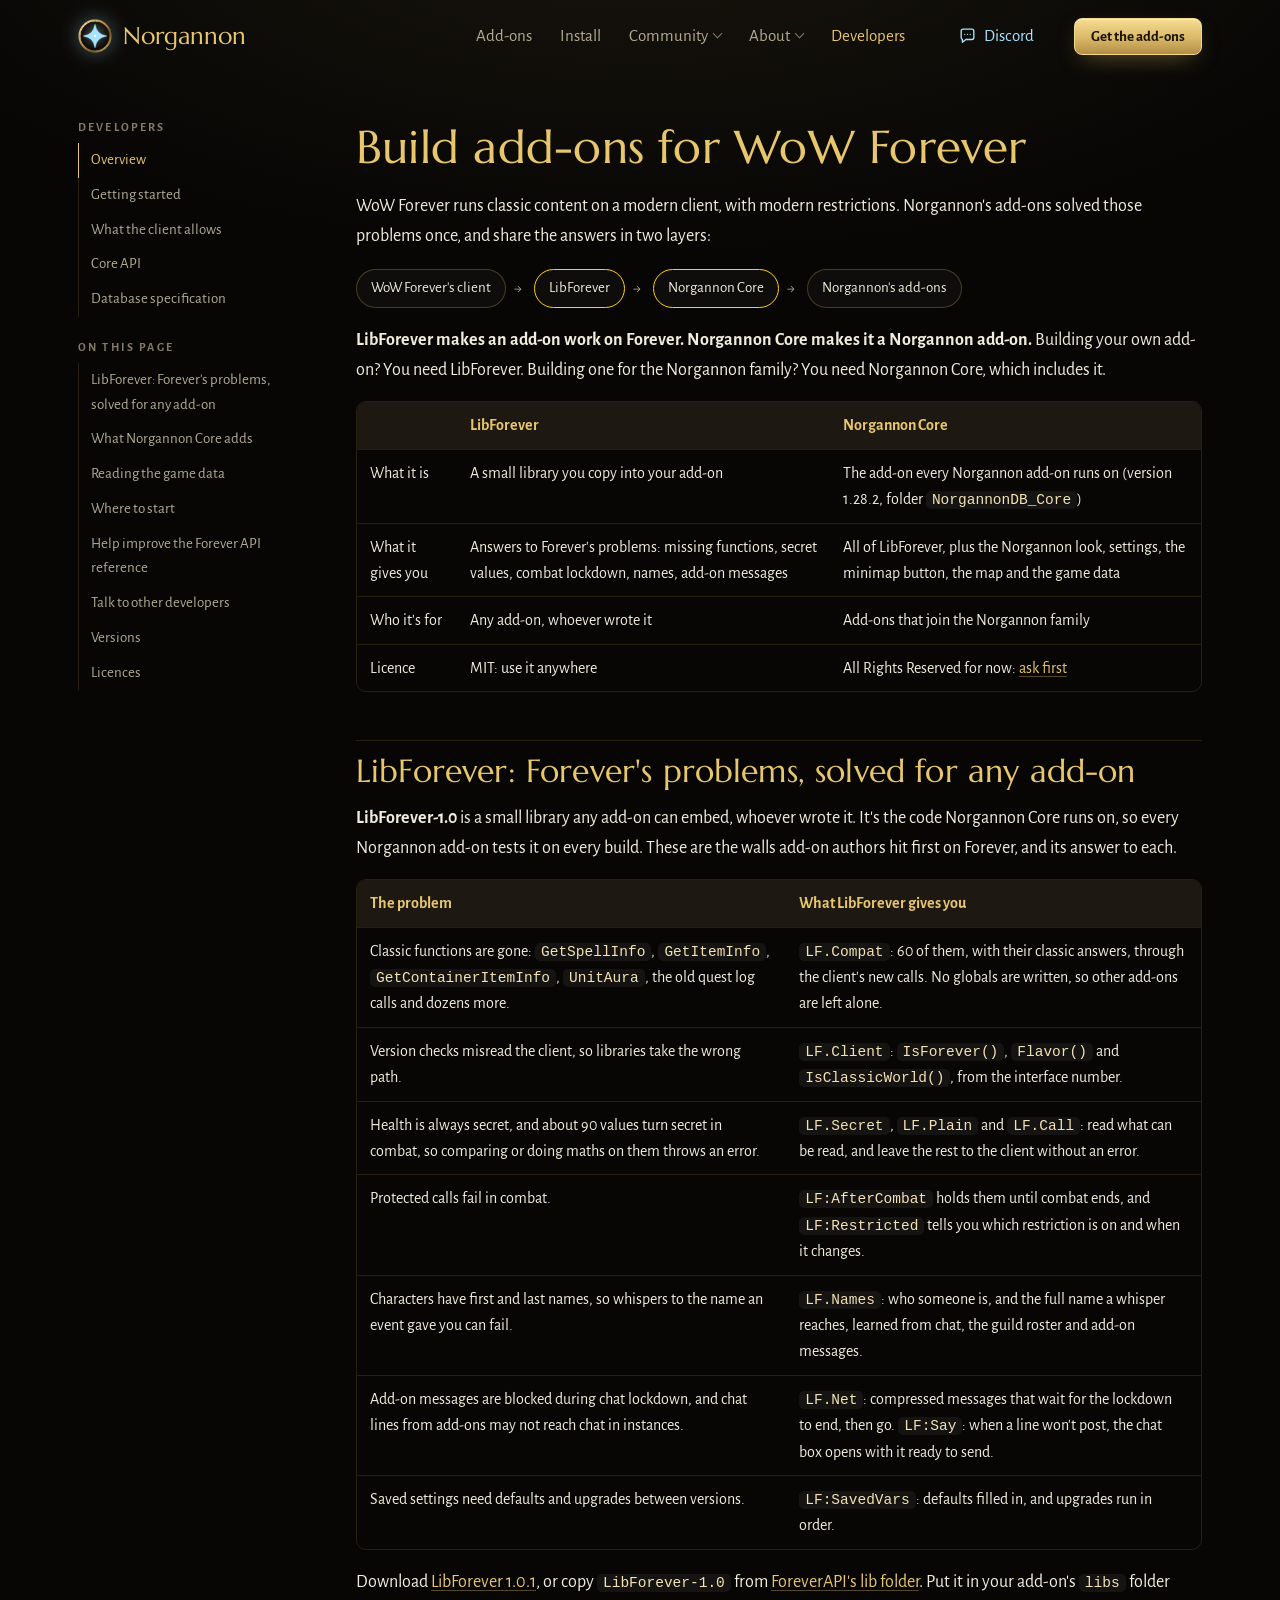
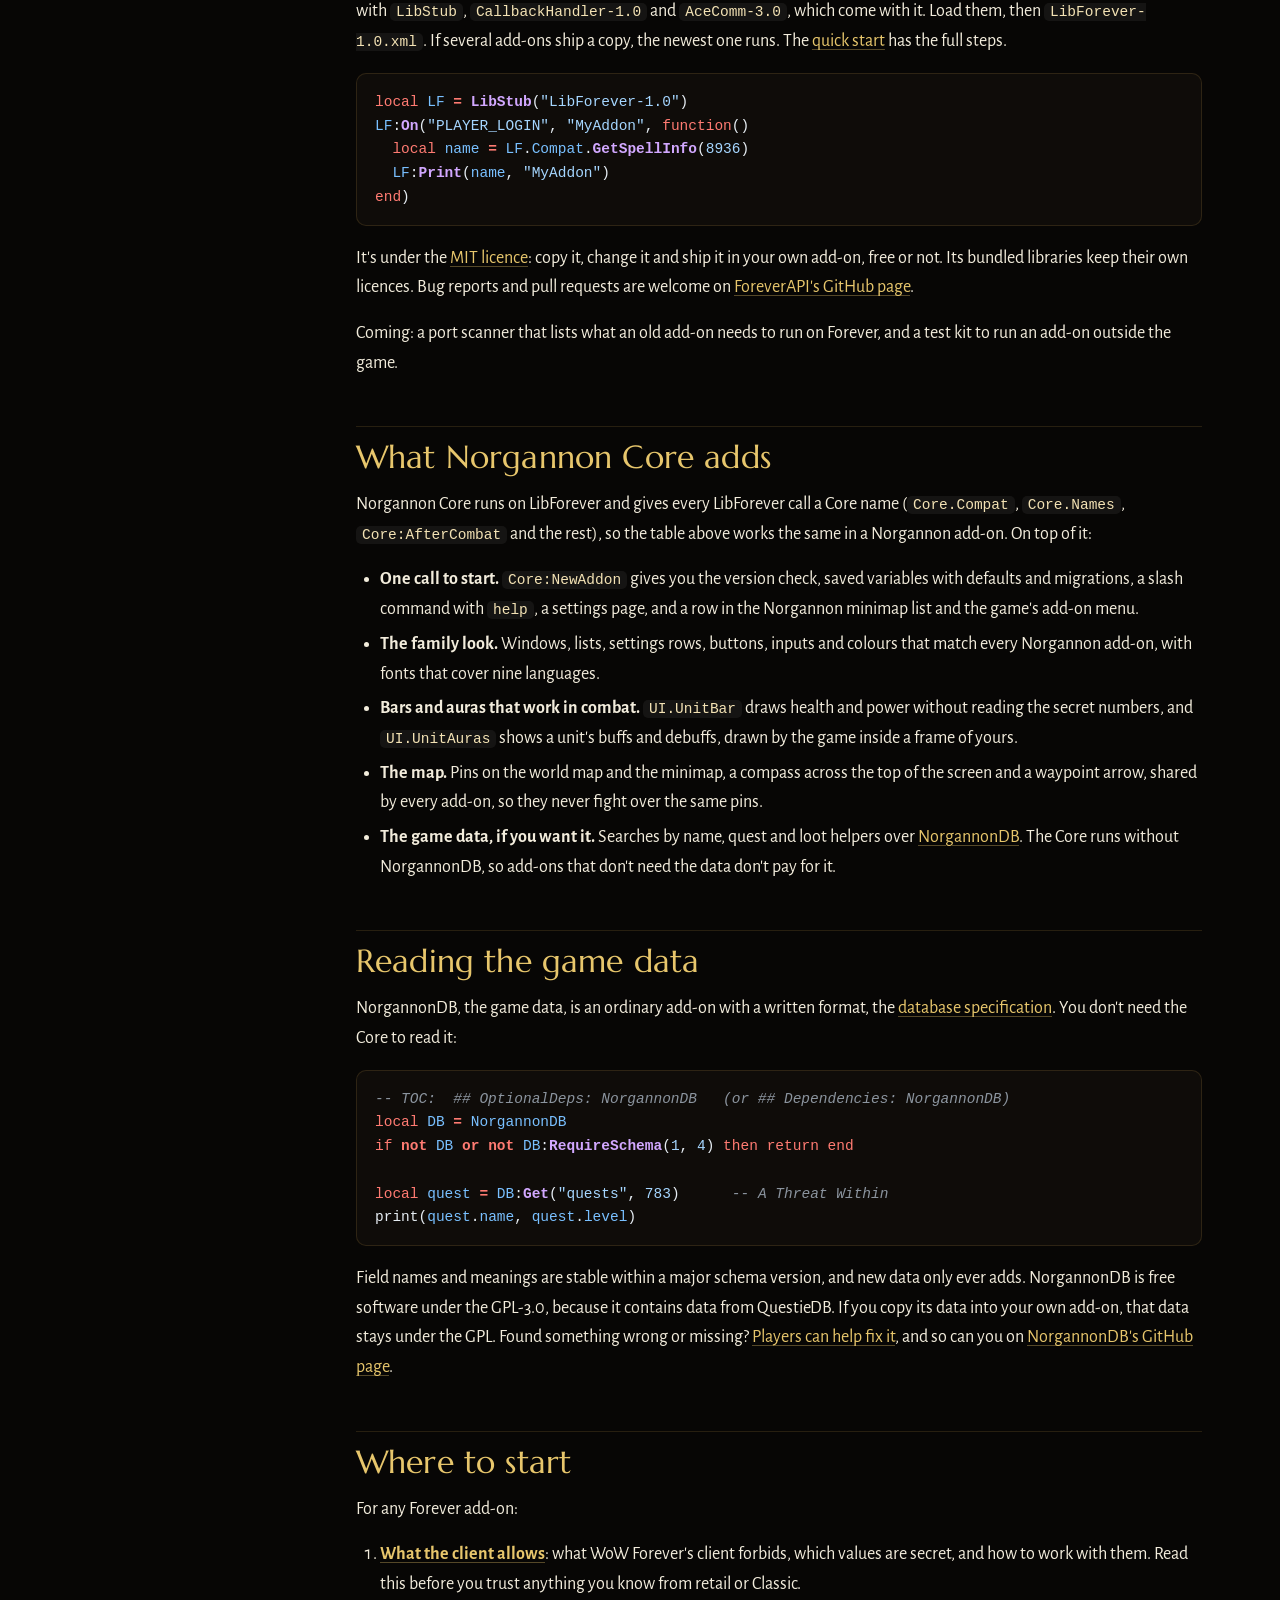
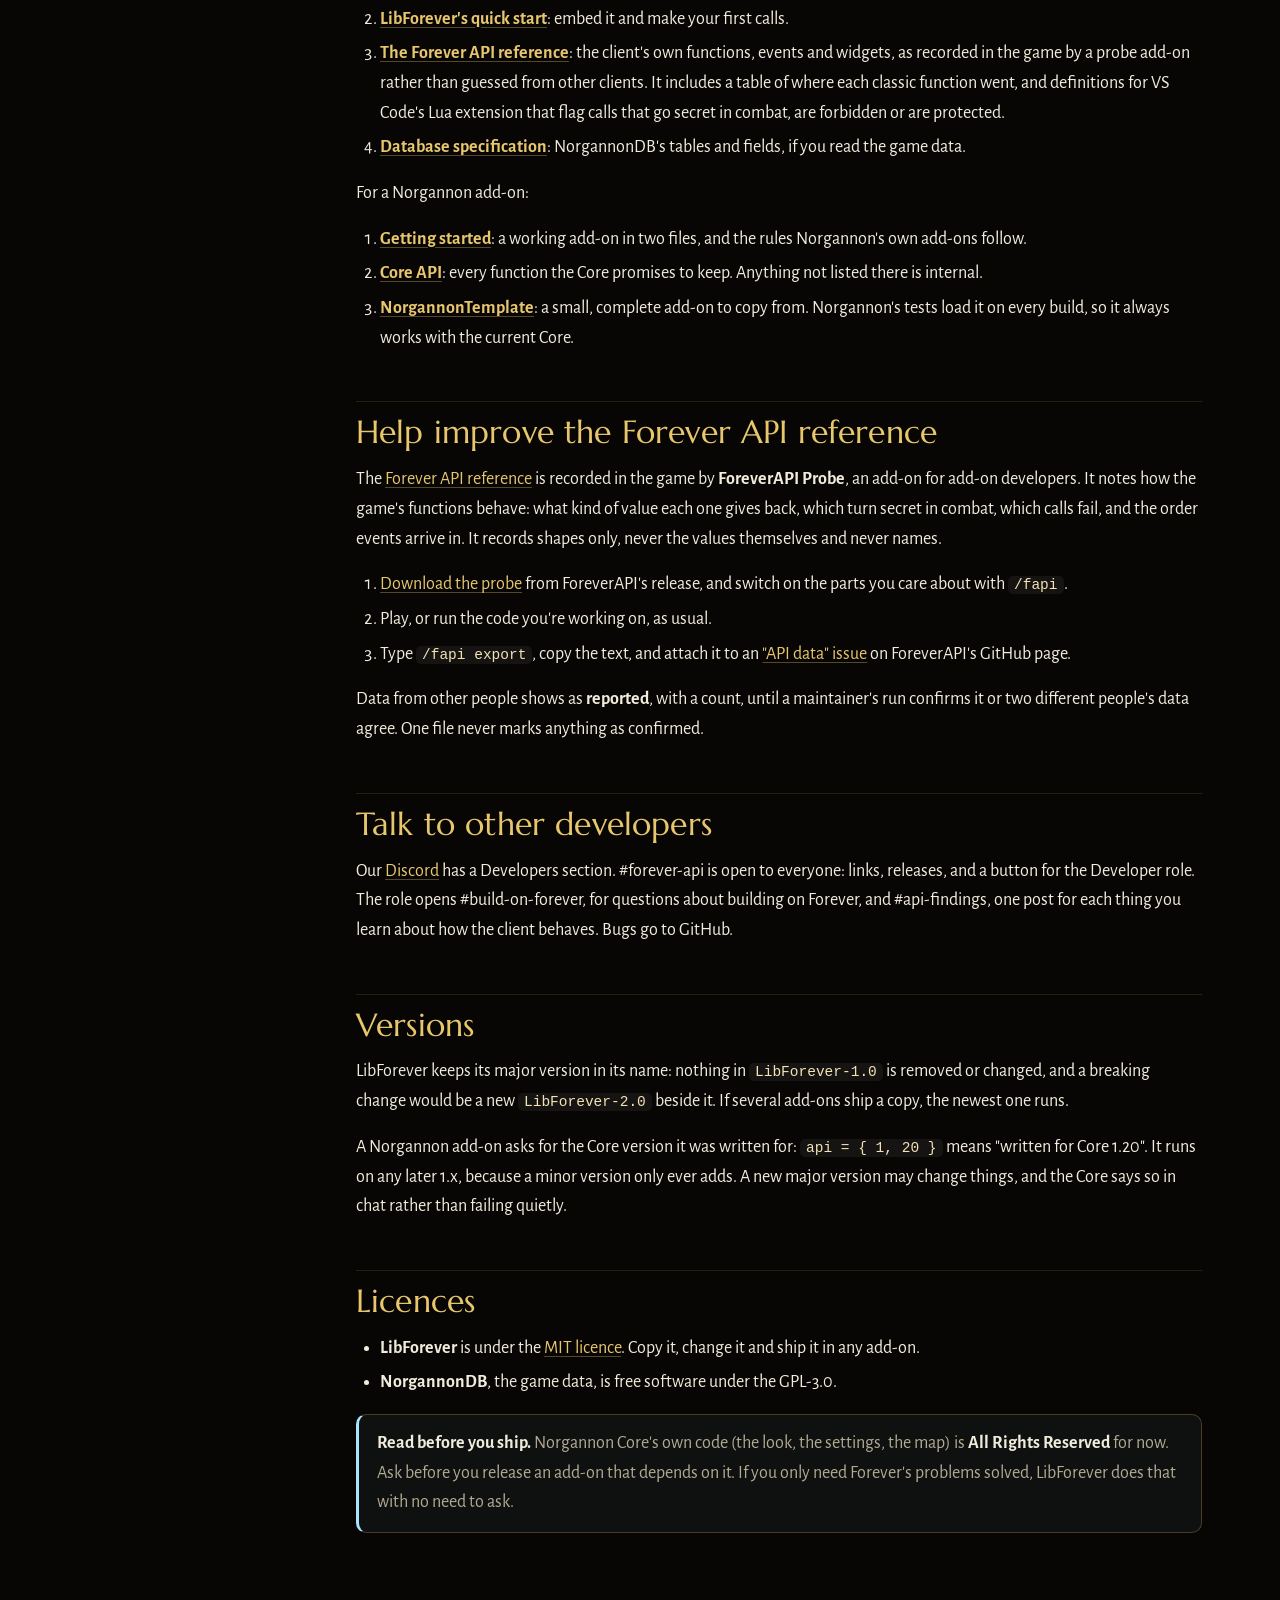
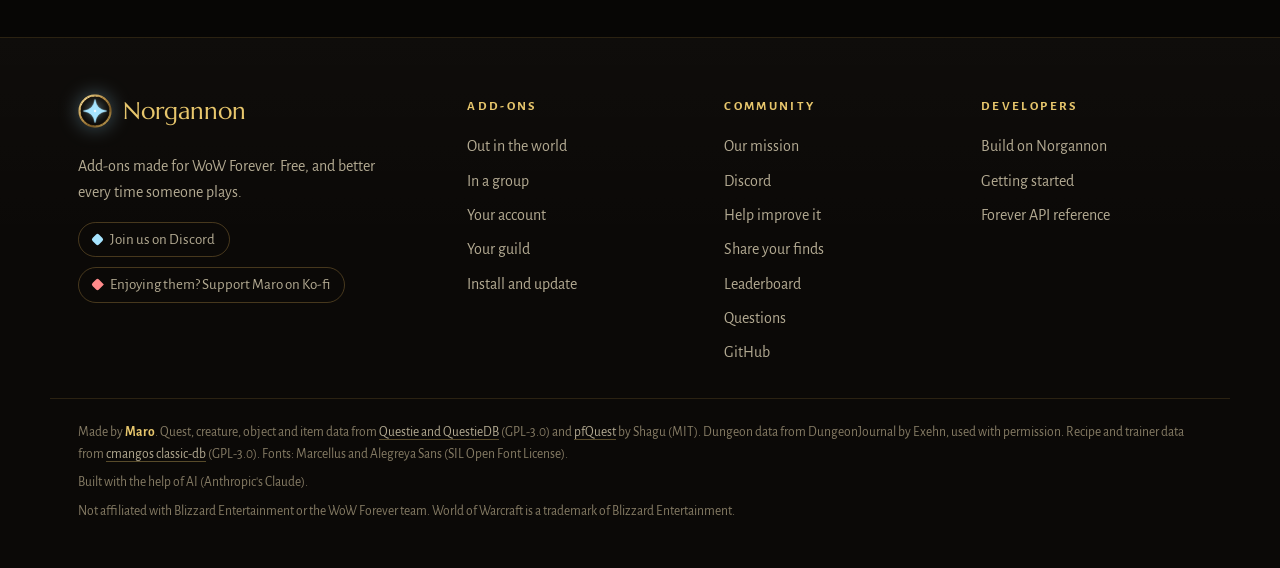
<file: developers/index.html>
<!doctype html>
<html lang="en">
<head>
<meta charset="utf-8">
<meta name="viewport" content="width=device-width, initial-scale=1">
<title>Overview · Norgannon developers</title>
<meta name="description" content="How to build WoW Forever add-ons on Norgannon Core.">
<meta name="theme-color" content="#0b0907">
<meta property="og:type" content="website">
<meta property="og:title" content="Overview · Norgannon developers">
<meta property="og:description" content="How to build WoW Forever add-ons on Norgannon Core.">
<meta property="og:image" content="https://zmarotrix.github.io/norgannon/img/social-card.png">
<meta property="og:url" content="https://zmarotrix.github.io/norgannon/developers/index.html">
<link rel="canonical" href="https://zmarotrix.github.io/norgannon/developers/index.html">
<meta name="twitter:card" content="summary_large_image">
<link rel="icon" type="image/png" sizes="32x32" href="../img/marks/core-32.png">
<link rel="apple-touch-icon" href="../img/marks/core-256.png">
<link rel="preload" href="../fonts/Marcellus-Regular.ttf" as="font" type="font/ttf" crossorigin>
<link rel="stylesheet" href="../style.css?v=107305f1">
</head>
<body class="">
<a class="skip" href="#main">Skip to content</a>
<header class="top" id="top">
  <div class="top-inner">
    <a class="brand" href="../index.html"><img src="../img/marks/core-64.png" alt="" width="34" height="34"><span>Norgannon</span></a>
    <nav class="nav" id="nav" aria-label="Main">
      <a href="../addons.html" class="nav-top">Add-ons</a>
      <a href="../install.html" class="nav-top">Install</a>
      <div class="nav-group"><button class="nav-top" type="button" aria-expanded="false" aria-controls="nav-g2">Community<span class="caret" aria-hidden="true"></span></button><ul class="nav-menu" id="nav-g2" aria-label="Community"><li><a href="../improve.html">Help improve it</a></li><li><a href="../share.html">Share your finds</a></li><li><a href="../leaderboard.html">Leaderboard</a></li><li><a href="https://discord.gg/mvnuGyfMxB" rel="noopener">Discord</a></li></ul></div>
      <div class="nav-group"><button class="nav-top" type="button" aria-expanded="false" aria-controls="nav-g3">About<span class="caret" aria-hidden="true"></span></button><ul class="nav-menu" id="nav-g3" aria-label="About"><li><a href="../mission.html">Our mission</a></li><li><a href="../index.html#news">What's new</a></li><li><a href="../index.html#faq">FAQ</a></li></ul></div>
      <a href="../developers/index.html" class="nav-top on" aria-current="page">Developers</a>
    </nav>
    <a class="top-discord" href="https://discord.gg/mvnuGyfMxB" rel="noopener" aria-label="Discord" title="Discord"><svg class="icon" viewBox="0 0 24 24" aria-hidden="true" fill="none" stroke="currentColor" stroke-width="1.7" stroke-linecap="round" stroke-linejoin="round"><path d="M4 6.5A2.5 2.5 0 0 1 6.5 4h11A2.5 2.5 0 0 1 20 6.5v8a2.5 2.5 0 0 1-2.5 2.5H10l-4.5 3.5V17A2.5 2.5 0 0 1 4 14.5z"/><path d="M8.5 10.5h.01M12 10.5h.01M15.5 10.5h.01"/></svg><span>Discord</span></a>
    <a class="btn small nav-cta" href="../addons.html">Get the add-ons</a>
    <button class="menu" id="menu" aria-label="Menu" aria-expanded="false" aria-controls="nav">
      <span></span><span></span><span></span>
    </button>
  </div>
</header>
<main id="main">
<div class="wrap doc"><aside class="toc"><div class="docs-nav"><p class="toc-title">Developers</p><a href="index.html" class="on">Overview</a><a href="getting-started.html">Getting started</a><a href="forever-rules.html">What the client allows</a><a href="core-api.html">Core API</a><a href="database-spec.html">Database specification</a></div><div class="on-page"><p class="toc-title">On this page</p><a href="#libforever-forevers-problems-solved-for-any-add-on">LibForever: Forever&#x27;s problems, solved for any add-on</a><a href="#what-norgannon-core-adds">What Norgannon Core adds</a><a href="#reading-the-game-data">Reading the game data</a><a href="#where-to-start">Where to start</a><a href="#help-improve-the-forever-api-reference">Help improve the Forever API reference</a><a href="#talk-to-other-developers">Talk to other developers</a><a href="#versions">Versions</a><a href="#licences">Licences</a></div></aside><article class="prose"><h1 id="build-add-ons-for-wow-forever">Build add-ons for WoW Forever</h1>
<p>WoW Forever runs classic content on a modern client, with modern restrictions. Norgannon's add-ons solved those
problems once, and share the answers in two layers:</p>
<p class="layers"><span>WoW Forever's client</span><span>LibForever</span><span>Norgannon Core</span><span>Norgannon's add-ons</span></p>

<p><strong>LibForever makes an add-on work on Forever. Norgannon Core makes it a Norgannon add-on.</strong> Building your own add-on?
You need LibForever. Building one for the Norgannon family? You need Norgannon Core, which includes it.</p>
<div class="table-wrap"><table>
<thead>
<tr>
<th></th>
<th><strong>LibForever</strong></th>
<th><strong>Norgannon Core</strong></th>
</tr>
</thead>
<tbody>
<tr>
<td>What it is</td>
<td>A small library you copy into your add-on</td>
<td>The add-on every Norgannon add-on runs on (version 1.28.2, folder <code>NorgannonDB_Core</code>)</td>
</tr>
<tr>
<td>What it gives you</td>
<td>Answers to Forever's problems: missing functions, secret values, combat lockdown, names, add-on messages</td>
<td>All of LibForever, plus the Norgannon look, settings, the minimap button, the map and the game data</td>
</tr>
<tr>
<td>Who it's for</td>
<td>Any add-on, whoever wrote it</td>
<td>Add-ons that join the Norgannon family</td>
</tr>
<tr>
<td>Licence</td>
<td>MIT: use it anywhere</td>
<td>All Rights Reserved for now: <a href="#licences">ask first</a></td>
</tr>
</tbody>
</table></div>
<h2 id="libforever-forevers-problems-solved-for-any-add-on">LibForever: Forever's problems, solved for any add-on</h2>
<p><strong>LibForever-1.0</strong> is a small library any add-on can embed, whoever wrote it. It's the code Norgannon Core runs on, so every Norgannon add-on tests it on every build. These are the walls add-on authors hit first on Forever, and its answer to each.</p>
<div class="table-wrap"><table>
<thead>
<tr>
<th>The problem</th>
<th>What LibForever gives you</th>
</tr>
</thead>
<tbody>
<tr>
<td>Classic functions are gone: <code>GetSpellInfo</code>, <code>GetItemInfo</code>, <code>GetContainerItemInfo</code>, <code>UnitAura</code>, the old quest log calls and dozens more.</td>
<td><strong><code>LF.Compat</code></strong>: 60 of them, with their classic answers, through the client's new calls. No globals are written, so other add-ons are left alone.</td>
</tr>
<tr>
<td>Version checks misread the client, so libraries take the wrong path.</td>
<td><strong><code>LF.Client</code></strong>: <code>IsForever()</code>, <code>Flavor()</code> and <code>IsClassicWorld()</code>, from the interface number.</td>
</tr>
<tr>
<td>Health is always secret, and about 90 values turn secret in combat, so comparing or doing maths on them throws an error.</td>
<td><strong><code>LF.Secret</code></strong>, <strong><code>LF.Plain</code></strong> and <strong><code>LF.Call</code></strong>: read what can be read, and leave the rest to the client without an error.</td>
</tr>
<tr>
<td>Protected calls fail in combat.</td>
<td><strong><code>LF:AfterCombat</code></strong> holds them until combat ends, and <strong><code>LF:Restricted</code></strong> tells you which restriction is on and when it changes.</td>
</tr>
<tr>
<td>Characters have first and last names, so whispers to the name an event gave you can fail.</td>
<td><strong><code>LF.Names</code></strong>: who someone is, and the full name a whisper reaches, learned from chat, the guild roster and add-on messages.</td>
</tr>
<tr>
<td>Add-on messages are blocked during chat lockdown, and chat lines from add-ons may not reach chat in instances.</td>
<td><strong><code>LF.Net</code></strong>: compressed messages that wait for the lockdown to end, then go. <strong><code>LF:Say</code></strong>: when a line won't post, the chat box opens with it ready to send.</td>
</tr>
<tr>
<td>Saved settings need defaults and upgrades between versions.</td>
<td><strong><code>LF:SavedVars</code></strong>: defaults filled in, and upgrades run in order.</td>
</tr>
</tbody>
</table></div>
<p>Download <a href="https://github.com/zmarotrix/ForeverAPI/releases/tag/libforever-1.0.1">LibForever 1.0.1</a>, or copy <code>LibForever-1.0</code> from <a href="https://github.com/zmarotrix/ForeverAPI/tree/master/lib">ForeverAPI's lib folder</a>. Put it in your add-on's <code>libs</code> folder with <code>LibStub</code>, <code>CallbackHandler-1.0</code> and <code>AceComm-3.0</code>, which come with it. Load them, then <code>LibForever-1.0.xml</code>. If several add-ons ship a copy, the newest one runs. The <a href="https://github.com/zmarotrix/ForeverAPI/blob/master/lib/README.md">quick start</a> has the full steps.</p>
<div class="hl"><pre><span></span><code><span class="kd">local</span><span class="w"> </span><span class="nv">LF</span><span class="w"> </span><span class="o">=</span><span class="w"> </span><span class="nf">LibStub</span><span class="p">(</span><span class="s2">&quot;LibForever-1.0&quot;</span><span class="p">)</span>
<span class="nv">LF</span><span class="p">:</span><span class="nf">On</span><span class="p">(</span><span class="s2">&quot;PLAYER_LOGIN&quot;</span><span class="p">,</span><span class="w"> </span><span class="s2">&quot;MyAddon&quot;</span><span class="p">,</span><span class="w"> </span><span class="kr">function</span><span class="p">()</span>
<span class="w">  </span><span class="kd">local</span><span class="w"> </span><span class="nv">name</span><span class="w"> </span><span class="o">=</span><span class="w"> </span><span class="nv">LF</span><span class="p">.</span><span class="py">Compat</span><span class="p">.</span><span class="nf">GetSpellInfo</span><span class="p">(</span><span class="mi">8936</span><span class="p">)</span>
<span class="w">  </span><span class="nv">LF</span><span class="p">:</span><span class="nf">Print</span><span class="p">(</span><span class="nv">name</span><span class="p">,</span><span class="w"> </span><span class="s2">&quot;MyAddon&quot;</span><span class="p">)</span>
<span class="kr">end</span><span class="p">)</span>
</code></pre></div>

<p>It's under the <a href="https://github.com/zmarotrix/ForeverAPI/blob/master/lib/LICENSE">MIT licence</a>: copy it, change it and ship it in your own add-on, free or not. Its bundled libraries keep their own licences. Bug reports and pull requests are welcome on <a href="https://github.com/zmarotrix/ForeverAPI">ForeverAPI's GitHub page</a>.</p>
<p>Coming: a port scanner that lists what an old add-on needs to run on Forever, and a test kit to run an add-on outside the game.</p>
<h2 id="what-norgannon-core-adds">What Norgannon Core adds</h2>
<p>Norgannon Core runs on LibForever and gives every LibForever call a Core name (<code>Core.Compat</code>, <code>Core.Names</code>,
<code>Core:AfterCombat</code> and the rest), so the table above works the same in a Norgannon add-on. On top of it:</p>
<ul>
<li><strong>One call to start.</strong> <code>Core:NewAddon</code> gives you the version check, saved variables with defaults and migrations,
  a slash command with <code>help</code>, a settings page, and a row in the Norgannon minimap list and the game's add-on menu.</li>
<li><strong>The family look.</strong> Windows, lists, settings rows, buttons, inputs and colours that match every Norgannon add-on,
  with fonts that cover nine languages.</li>
<li><strong>Bars and auras that work in combat.</strong> <code>UI.UnitBar</code> draws health and power without reading the secret numbers,
  and <code>UI.UnitAuras</code> shows a unit's buffs and debuffs, drawn by the game inside a frame of yours.</li>
<li><strong>The map.</strong> Pins on the world map and the minimap, a compass across the top of the screen and a waypoint arrow,
  shared by every add-on, so they never fight over the same pins.</li>
<li><strong>The game data, if you want it.</strong> Searches by name, quest and loot helpers over <a href="#reading-the-game-data">NorgannonDB</a>.
  The Core runs without NorgannonDB, so add-ons that don't need the data don't pay for it.</li>
</ul>
<h2 id="reading-the-game-data">Reading the game data</h2>
<p>NorgannonDB, the game data, is an ordinary add-on with a written format, the
<a href="database-spec.html">database specification</a>. You don't need the Core to read it:</p>
<div class="hl"><pre><span></span><code><span class="c1">-- TOC:  ## OptionalDeps: NorgannonDB   (or ## Dependencies: NorgannonDB)</span>
<span class="kd">local</span><span class="w"> </span><span class="nv">DB</span><span class="w"> </span><span class="o">=</span><span class="w"> </span><span class="nv">NorgannonDB</span>
<span class="kr">if</span><span class="w"> </span><span class="ow">not</span><span class="w"> </span><span class="nv">DB</span><span class="w"> </span><span class="ow">or</span><span class="w"> </span><span class="ow">not</span><span class="w"> </span><span class="nv">DB</span><span class="p">:</span><span class="nf">RequireSchema</span><span class="p">(</span><span class="mi">1</span><span class="p">,</span><span class="w"> </span><span class="mi">4</span><span class="p">)</span><span class="w"> </span><span class="kr">then</span><span class="w"> </span><span class="kr">return</span><span class="w"> </span><span class="kr">end</span>

<span class="kd">local</span><span class="w"> </span><span class="nv">quest</span><span class="w"> </span><span class="o">=</span><span class="w"> </span><span class="nv">DB</span><span class="p">:</span><span class="nf">Get</span><span class="p">(</span><span class="s2">&quot;quests&quot;</span><span class="p">,</span><span class="w"> </span><span class="mi">783</span><span class="p">)</span><span class="w">      </span><span class="c1">-- A Threat Within</span>
<span class="nb">print</span><span class="p">(</span><span class="nv">quest</span><span class="p">.</span><span class="py">name</span><span class="p">,</span><span class="w"> </span><span class="nv">quest</span><span class="p">.</span><span class="py">level</span><span class="p">)</span>
</code></pre></div>

<p>Field names and meanings are stable within a major schema version, and new data only ever adds. NorgannonDB is free
software under the GPL-3.0, because it contains data from QuestieDB. If you copy its data into your own add-on, that
data stays under the GPL. Found something wrong or missing? <a href="../improve.html">Players can help fix it</a>, and so can you
on <a href="https://github.com/zmarotrix/NorgannonDB/issues">NorgannonDB's GitHub page</a>.</p>
<h2 id="where-to-start">Where to start</h2>
<p>For any Forever add-on:</p>
<ol>
<li><strong><a href="forever-rules.html">What the client allows</a></strong>: what WoW Forever's client forbids, which values are secret, and
   how to work with them. Read this before you trust anything you know from retail or Classic.</li>
<li><strong><a href="https://github.com/zmarotrix/ForeverAPI/blob/master/lib/README.md">LibForever's quick start</a></strong>: embed it and make your first calls.</li>
<li><strong><a href="https://zmarotrix.github.io/ForeverAPI/">The Forever API reference</a></strong>: the client's own functions, events and widgets, as recorded
   in the game by a probe add-on rather than guessed from other clients. It includes a table of where each classic
   function went, and definitions for VS Code's Lua extension that flag calls that go secret in combat, are forbidden
   or are protected.</li>
<li><strong><a href="database-spec.html">Database specification</a></strong>: NorgannonDB's tables and fields, if you read the game data.</li>
</ol>
<p>For a Norgannon add-on:</p>
<ol>
<li><strong><a href="getting-started.html">Getting started</a></strong>: a working add-on in two files, and the rules Norgannon's own add-ons
   follow.</li>
<li><strong><a href="core-api.html">Core API</a></strong>: every function the Core promises to keep. Anything not listed there is internal.</li>
<li><strong><a href="NorgannonTemplate.zip">NorgannonTemplate</a></strong>: a small, complete add-on to copy from. Norgannon's tests load it on
   every build, so it always works with the current Core.</li>
</ol>
<h2 id="help-improve-the-forever-api-reference">Help improve the Forever API reference</h2>
<p>The <a href="https://zmarotrix.github.io/ForeverAPI/">Forever API reference</a> is recorded in the game by <strong>ForeverAPI Probe</strong>, an add-on for add-on developers. It notes how the game's functions behave: what kind of value each one gives back, which turn secret in combat, which calls fail, and the order events arrive in. It records shapes only, never the values themselves and never names.</p>
<ol>
<li><a href="https://github.com/zmarotrix/ForeverAPI/releases/tag/v1.0.0">Download the probe</a> from ForeverAPI's release, and switch on the parts you care about with <code>/fapi</code>.</li>
<li>Play, or run the code you're working on, as usual.</li>
<li>Type <code>/fapi export</code>, copy the text, and attach it to an <a href="https://github.com/zmarotrix/ForeverAPI/issues/new?template=api-data.yml">"API data" issue</a> on ForeverAPI's GitHub page.</li>
</ol>
<p>Data from other people shows as <strong>reported</strong>, with a count, until a maintainer's run confirms it or two different people's data agree. One file never marks anything as confirmed.</p>
<h2 id="talk-to-other-developers">Talk to other developers</h2>
<p>Our <a href="https://discord.gg/mvnuGyfMxB">Discord</a> has a Developers section. #forever-api is open to everyone: links, releases, and a button for the Developer role. The role opens #build-on-forever, for questions about building on Forever, and #api-findings, one post for each thing you learn about how the client behaves. Bugs go to GitHub.</p>
<h2 id="versions">Versions</h2>
<p>LibForever keeps its major version in its name: nothing in <code>LibForever-1.0</code> is removed or changed, and a breaking
change would be a new <code>LibForever-2.0</code> beside it. If several add-ons ship a copy, the newest one runs.</p>
<p>A Norgannon add-on asks for the Core version it was written for: <code>api = { 1, 20 }</code> means "written for Core 1.20". It runs on
any later 1.x, because a minor version only ever adds. A new major version may change things, and the Core says so
in chat rather than failing quietly.</p>
<h2 id="licences">Licences</h2>
<ul>
<li><strong>LibForever</strong> is under the <a href="https://github.com/zmarotrix/ForeverAPI/blob/master/lib/LICENSE">MIT licence</a>. Copy it, change it and ship it in any add-on.</li>
<li><strong>NorgannonDB</strong>, the game data, is free software under the GPL-3.0.</li>
</ul>
<div class="note"><b>Read before you ship.</b> Norgannon Core's own code (the look, the settings, the map) is
<b>All Rights Reserved</b> for now. Ask before you release an add-on that depends on it. If you only need Forever's
problems solved, LibForever does that with no need to ask.</div></article></div>
</main>
<footer class="foot">
  <div class="foot-inner">
    <div class="foot-brand">
      <a class="brand" href="../index.html"><img src="../img/marks/core-64.png" alt="" width="34" height="34"><span>Norgannon</span></a>
      <p>Add-ons made for WoW Forever. Free, and better every time someone plays.</p>
      <div class="foot-links">
        <a class="pill discord" href="https://discord.gg/mvnuGyfMxB" rel="noopener">Join us on Discord</a>
        <a class="pill kofi" href="https://ko-fi.com/zmarotrix" rel="noopener">Enjoying them? Support Maro on Ko-fi</a>
      </div>
    </div>
    <div class="foot-col">
      <h4>Add-ons</h4>
      <a href="../addons.html#world">Out in the world</a>
      <a href="../addons.html#group">In a group</a>
      <a href="../addons.html#account">Your account</a>
      <a href="../addons.html#guild">Your guild</a>
      <a href="../install.html">Install and update</a>
    </div>
    <div class="foot-col">
      <h4>Community</h4>
      <a href="../mission.html">Our mission</a>
      <a href="https://discord.gg/mvnuGyfMxB" rel="noopener">Discord</a>
      <a href="../improve.html">Help improve it</a>
      <a href="../share.html">Share your finds</a>
      <a href="../leaderboard.html">Leaderboard</a>
      <a href="../index.html#faq">Questions</a>
      <a href="https://github.com/zmarotrix">GitHub</a>
    </div>
    <div class="foot-col">
      <h4>Developers</h4>
      <a href="../developers/index.html">Build on Norgannon</a>
      <a href="../developers/getting-started.html">Getting started</a>
      <a href="https://zmarotrix.github.io/ForeverAPI/" rel="noopener">Forever API reference</a>
    </div>
  </div>
  <div class="foot-fine">
    <p>Made by <b>Maro</b>. Quest, creature, object and item data from <a href="https://github.com/Questie/Questie">Questie and QuestieDB</a>
      (GPL-3.0) and <a href="https://github.com/shagu/pfQuest">pfQuest</a> by Shagu (MIT). Dungeon data from DungeonJournal by
      Exehn, used with permission. Recipe and trainer data from <a href="https://github.com/cmangos/classic-db">cmangos classic-db</a> (GPL-3.0). Fonts: Marcellus and Alegreya Sans (SIL Open Font License).</p>
    <p>Built with the help of AI (Anthropic&#x27;s Claude).</p>
    <p>Not affiliated with Blizzard Entertainment or the WoW Forever team. World of Warcraft is a trademark of Blizzard
      Entertainment.</p>
  </div>
</footer>
<script>
(function () {
  var b = document.getElementById("menu"), n = document.getElementById("nav"), top = document.getElementById("top");
  b.addEventListener("click", function () {
    var open = n.classList.toggle("open");
    b.setAttribute("aria-expanded", open ? "true" : "false");
  });
  // header menus: open on click (and hover, by CSS, with a mouse); one at a time; Escape or a click outside closes
  var groups = n.querySelectorAll(".nav-group");
  var closeAll = function (except) {
    groups.forEach(function (g) { if (g !== except) { g.classList.remove("open"); g.querySelector(".nav-top").setAttribute("aria-expanded", "false"); } });
  };
  groups.forEach(function (g) {
    var t = g.querySelector(".nav-top");
    t.addEventListener("click", function (e) {
      e.stopPropagation();
      var open = !g.classList.contains("open");
      closeAll(g); g.classList.toggle("open", open); t.setAttribute("aria-expanded", open ? "true" : "false");
    });
  });
  document.addEventListener("click", function () { closeAll(); });
  document.addEventListener("keydown", function (e) { if (e.key === "Escape") closeAll(); });
  var onScroll = function () { top.classList.toggle("scrolled", window.scrollY > 8); };
  window.addEventListener("scroll", onScroll, { passive: true });
  onScroll();
  // sections fade up as they come into view (everything is visible without script or with reduced motion)
  if ("IntersectionObserver" in window && !window.matchMedia("(prefers-reduced-motion: reduce)").matches) {
    var els = document.querySelectorAll(".section-head, .pillar, .feature, .showcase, .steps-row li, .faq, .cta, .community, .bigstats, .privacy > div, .split > div, .credits");
    var io = new IntersectionObserver(function (entries) {
      entries.forEach(function (e) { if (e.isIntersecting) { e.target.classList.add("shown"); io.unobserve(e.target); } });
    }, { rootMargin: "0px 0px -8% 0px" });
    var vh = window.innerHeight;
    els.forEach(function (el) {
      if (el.getBoundingClientRect().top < vh) return;   // already on screen (or jumped to): show it as it is
      el.classList.add("reveal", "pending"); io.observe(el);
    });
  }
})();
</script>
</body>
</html>
</file>
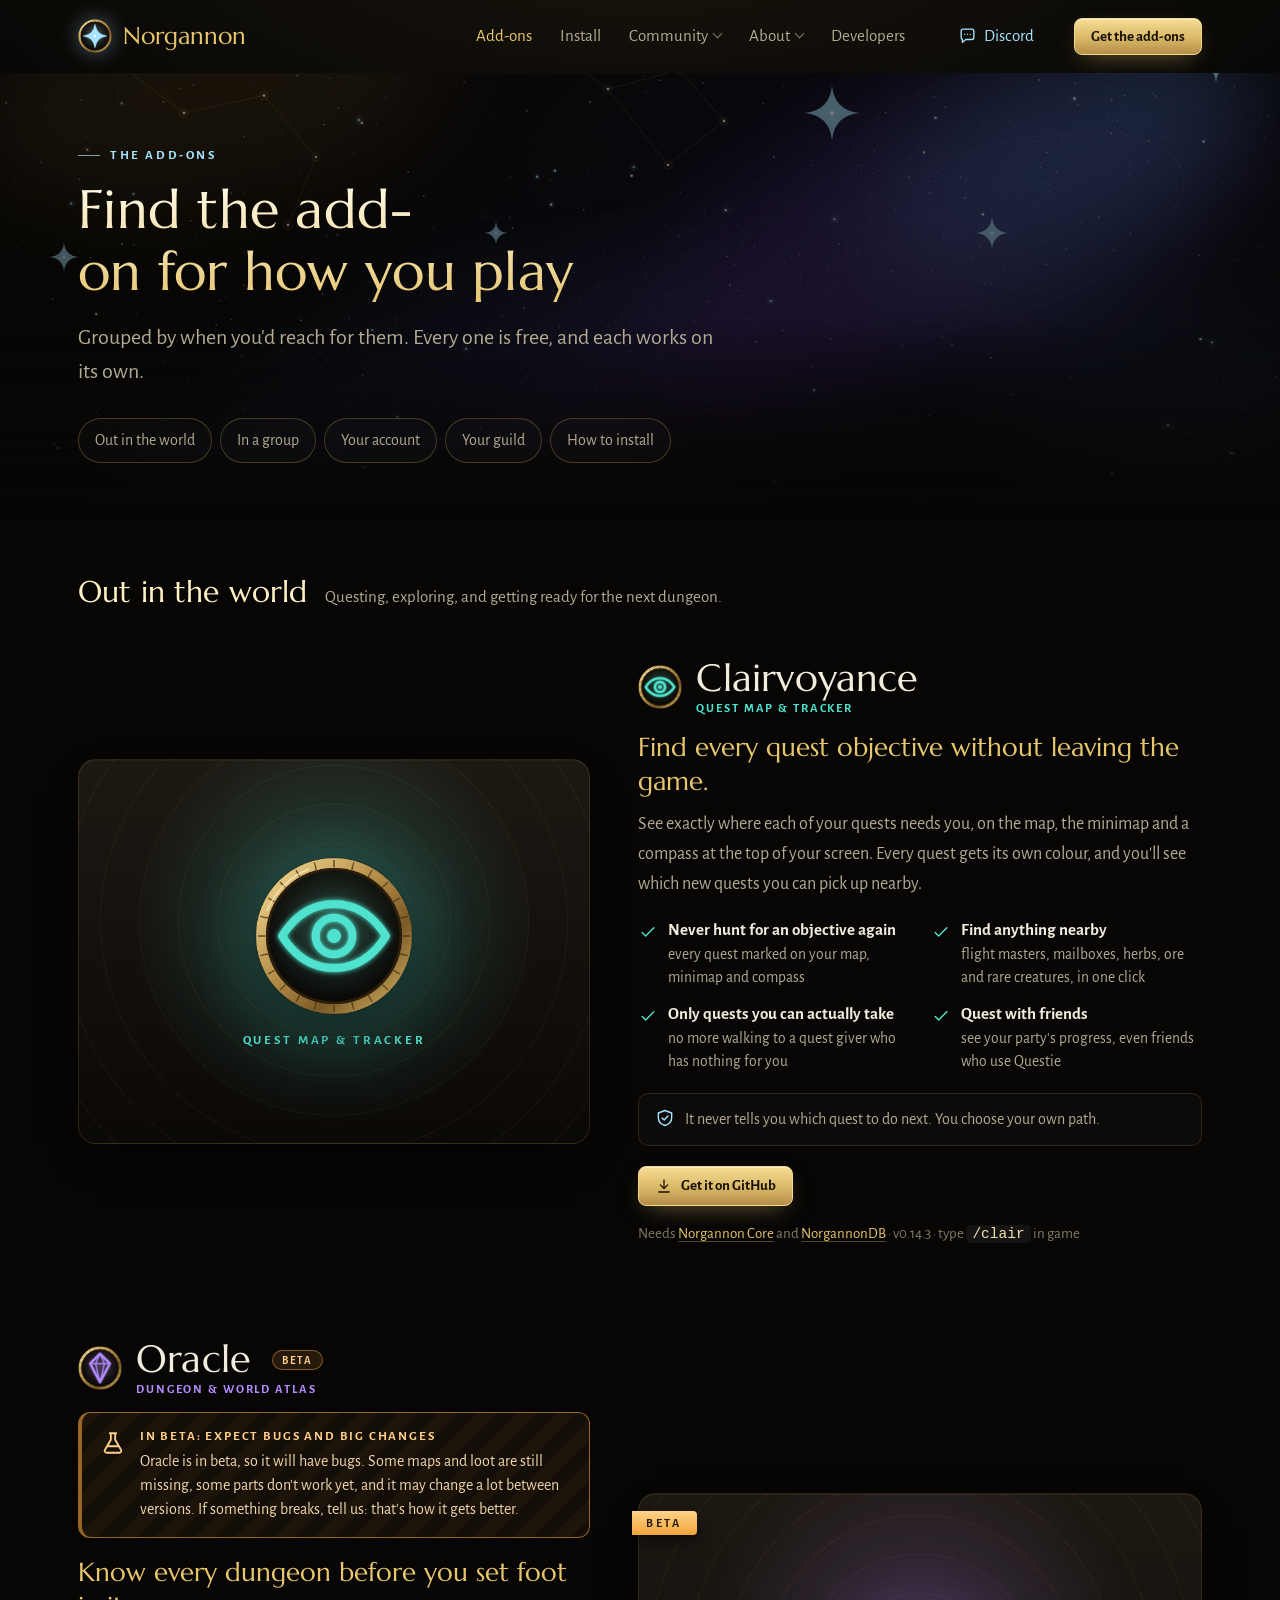
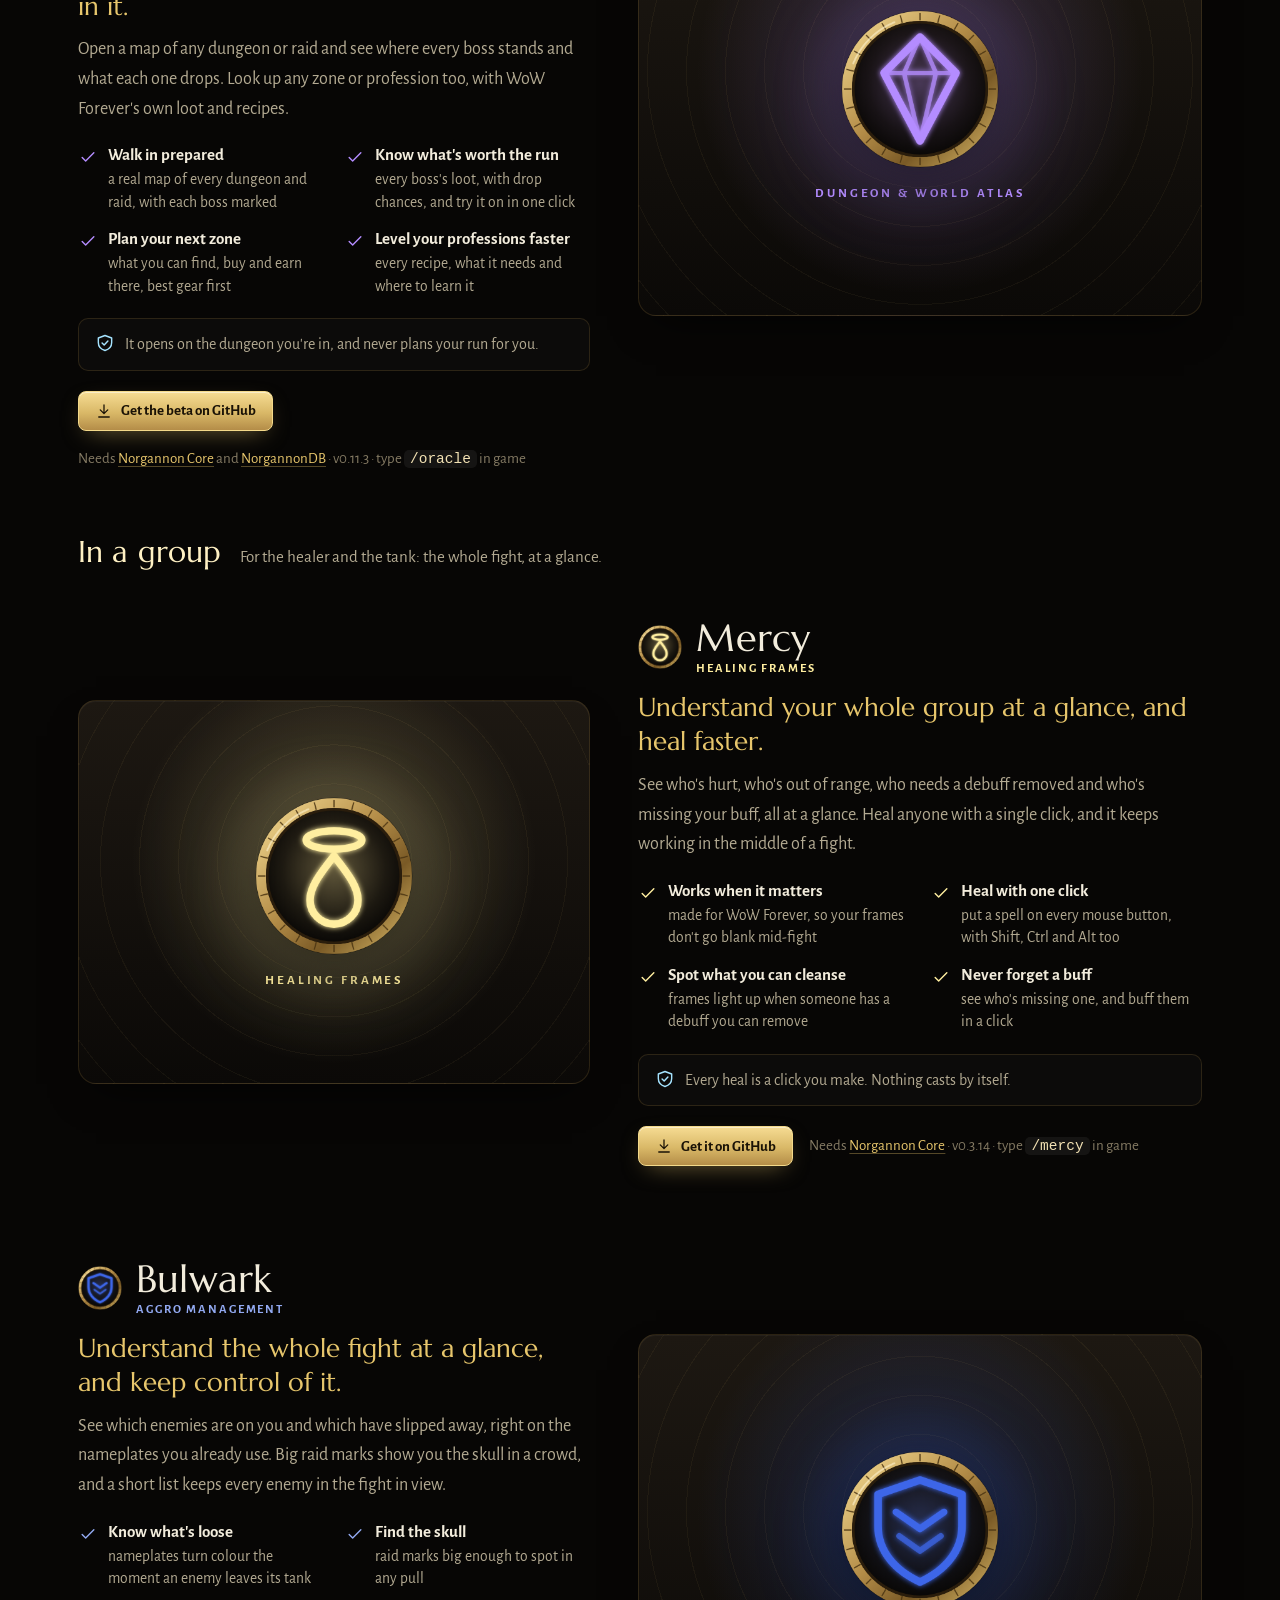
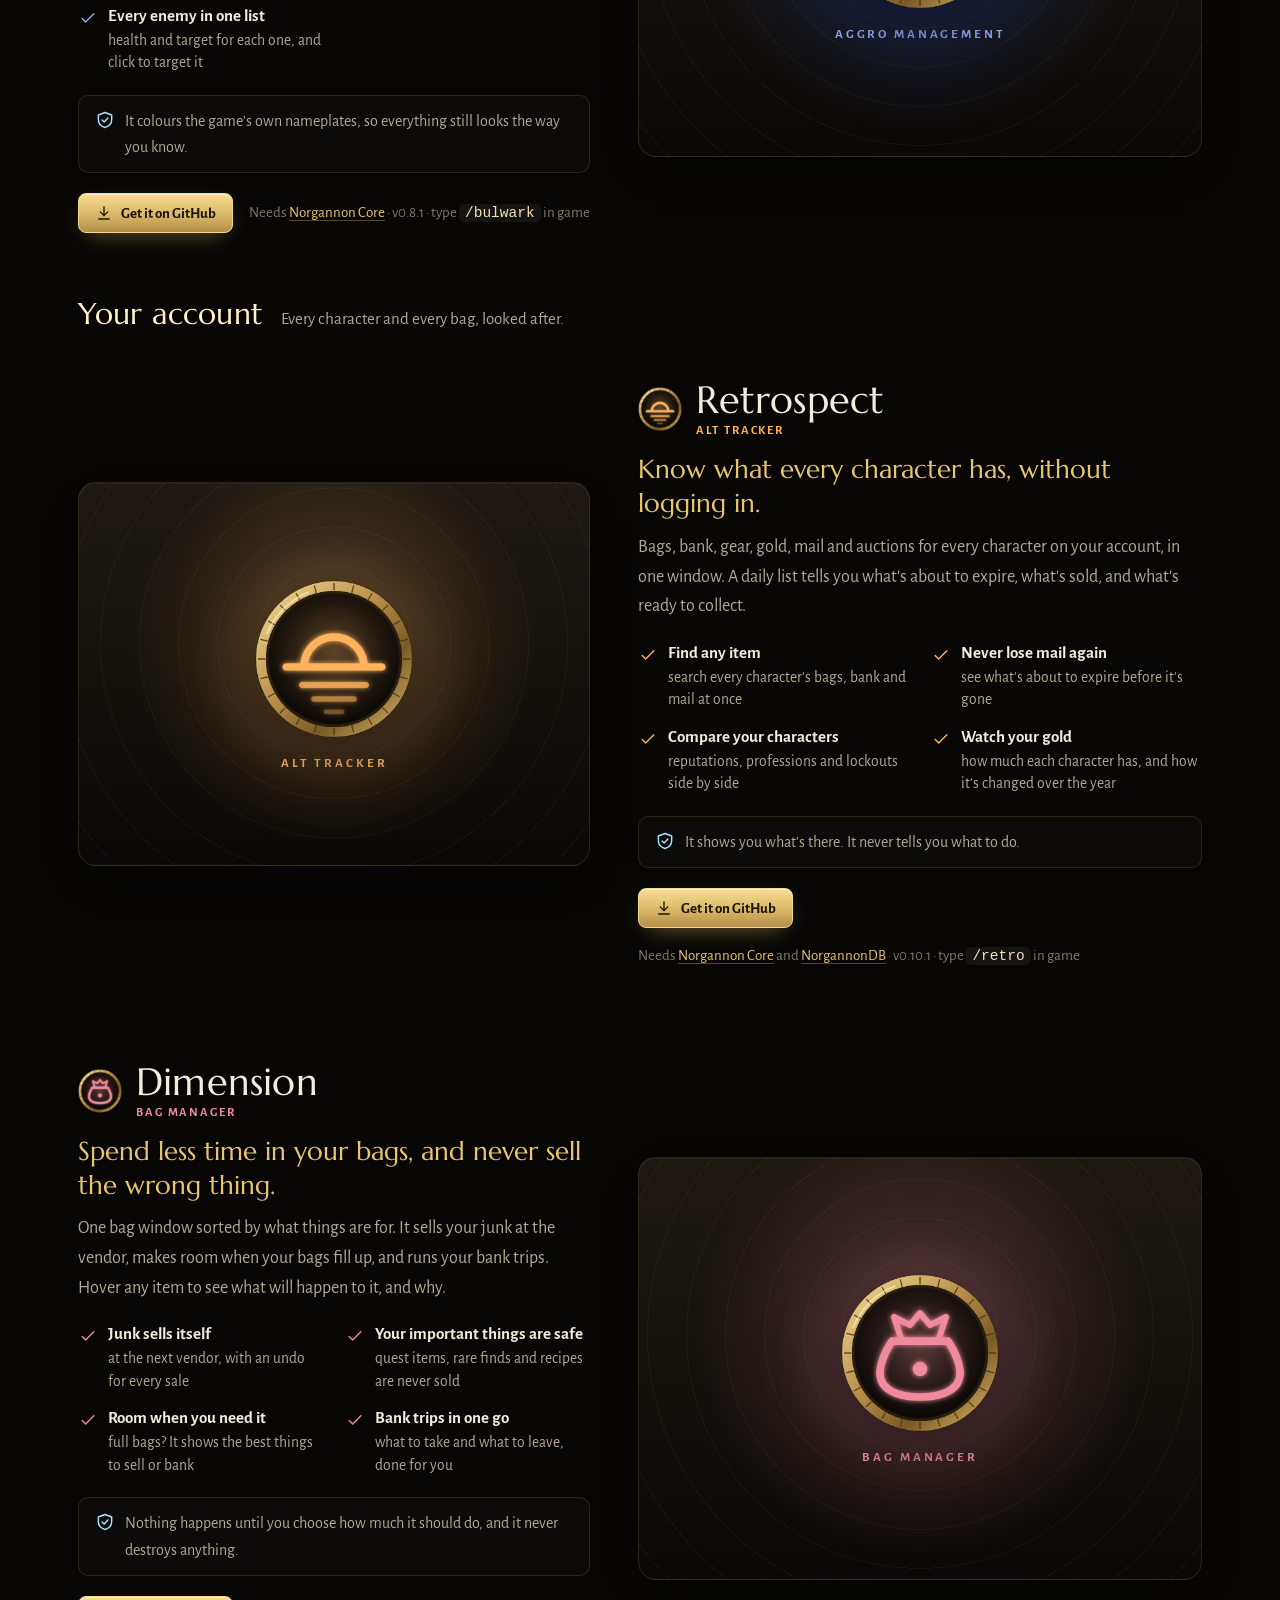
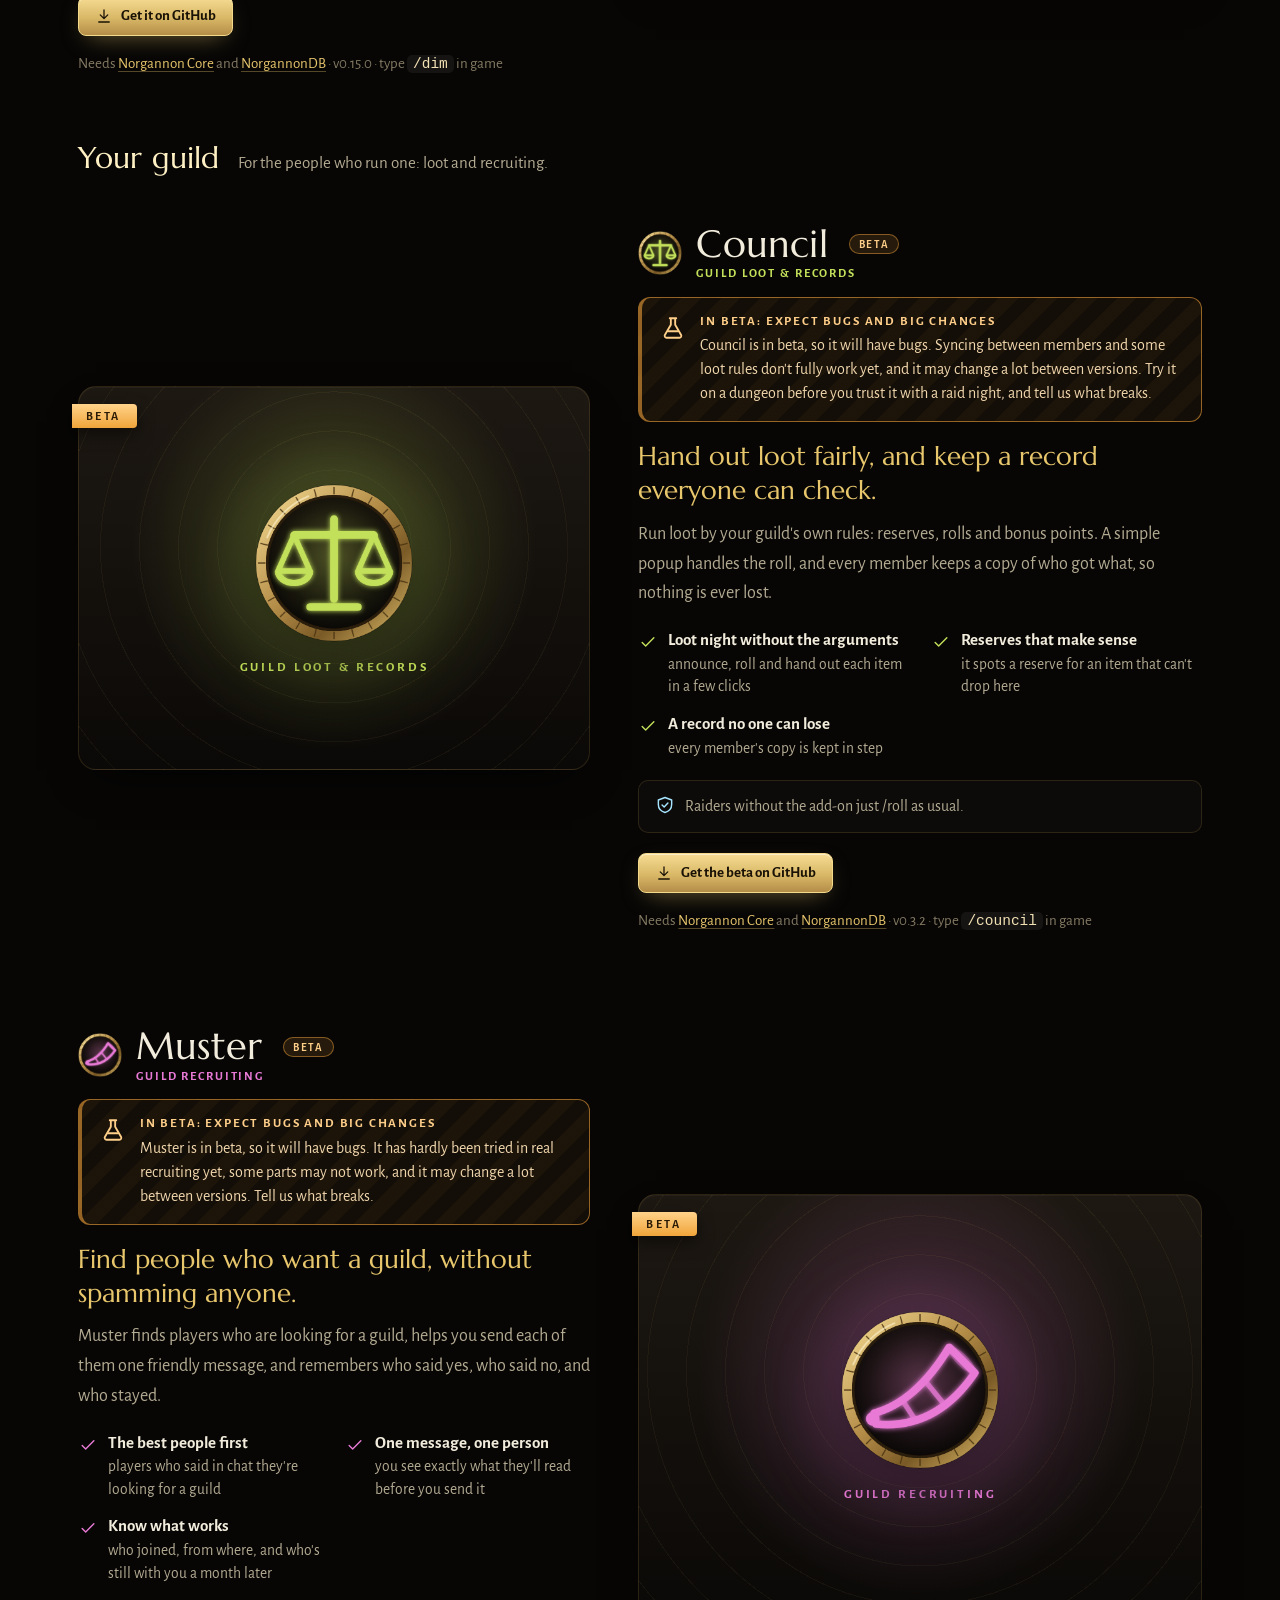
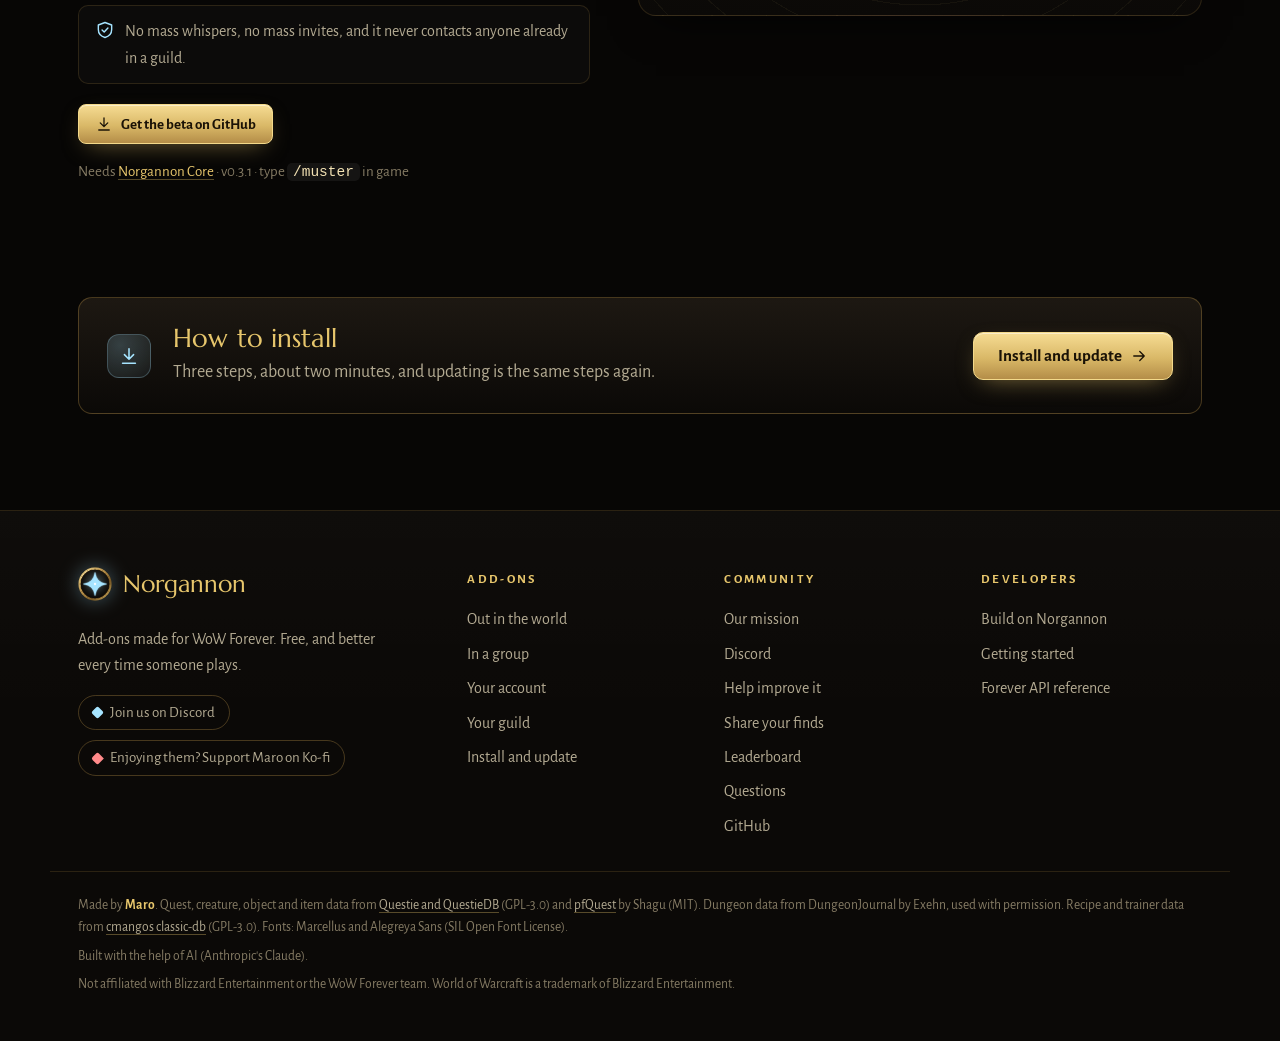
<file: addons.html>
<!doctype html>
<html lang="en">
<head>
<meta charset="utf-8">
<meta name="viewport" content="width=device-width, initial-scale=1">
<title>The add-ons · Norgannon</title>
<meta name="description" content="Quest maps, dungeon guides, healer frames, tank tools, smarter bags, alt tracking and guild tools, made for WoW Forever.">
<meta name="theme-color" content="#0b0907">
<meta property="og:type" content="website">
<meta property="og:title" content="The add-ons · Norgannon">
<meta property="og:description" content="Quest maps, dungeon guides, healer frames, tank tools, smarter bags, alt tracking and guild tools, made for WoW Forever.">
<meta property="og:image" content="https://zmarotrix.github.io/norgannon/img/social-card.png">
<meta property="og:url" content="https://zmarotrix.github.io/norgannon/addons.html">
<link rel="canonical" href="https://zmarotrix.github.io/norgannon/addons.html">
<meta name="twitter:card" content="summary_large_image">
<link rel="icon" type="image/png" sizes="32x32" href="img/marks/core-32.png">
<link rel="apple-touch-icon" href="img/marks/core-256.png">
<link rel="preload" href="fonts/Marcellus-Regular.ttf" as="font" type="font/ttf" crossorigin>
<link rel="stylesheet" href="style.css?v=107305f1">
</head>
<body class="">
<a class="skip" href="#main">Skip to content</a>
<header class="top" id="top">
  <div class="top-inner">
    <a class="brand" href="index.html"><img src="img/marks/core-64.png" alt="" width="34" height="34"><span>Norgannon</span></a>
    <nav class="nav" id="nav" aria-label="Main">
      <a href="addons.html" class="nav-top on" aria-current="page">Add-ons</a>
      <a href="install.html" class="nav-top">Install</a>
      <div class="nav-group"><button class="nav-top" type="button" aria-expanded="false" aria-controls="nav-g2">Community<span class="caret" aria-hidden="true"></span></button><ul class="nav-menu" id="nav-g2" aria-label="Community"><li><a href="improve.html">Help improve it</a></li><li><a href="share.html">Share your finds</a></li><li><a href="leaderboard.html">Leaderboard</a></li><li><a href="https://discord.gg/mvnuGyfMxB" rel="noopener">Discord</a></li></ul></div>
      <div class="nav-group"><button class="nav-top" type="button" aria-expanded="false" aria-controls="nav-g3">About<span class="caret" aria-hidden="true"></span></button><ul class="nav-menu" id="nav-g3" aria-label="About"><li><a href="mission.html">Our mission</a></li><li><a href="index.html#news">What's new</a></li><li><a href="index.html#faq">FAQ</a></li></ul></div>
      <a href="developers/index.html" class="nav-top">Developers</a>
    </nav>
    <a class="top-discord" href="https://discord.gg/mvnuGyfMxB" rel="noopener" aria-label="Discord" title="Discord"><svg class="icon" viewBox="0 0 24 24" aria-hidden="true" fill="none" stroke="currentColor" stroke-width="1.7" stroke-linecap="round" stroke-linejoin="round"><path d="M4 6.5A2.5 2.5 0 0 1 6.5 4h11A2.5 2.5 0 0 1 20 6.5v8a2.5 2.5 0 0 1-2.5 2.5H10l-4.5 3.5V17A2.5 2.5 0 0 1 4 14.5z"/><path d="M8.5 10.5h.01M12 10.5h.01M15.5 10.5h.01"/></svg><span>Discord</span></a>
    <a class="btn small nav-cta" href="addons.html">Get the add-ons</a>
    <button class="menu" id="menu" aria-label="Menu" aria-expanded="false" aria-controls="nav">
      <span></span><span></span><span></span>
    </button>
  </div>
</header>
<main id="main">
<section class="hero hero-page"><div class="sky" aria-hidden="true"></div><div class="wrap"><span class="eyebrow star">The add-ons</span><h1>Find the add-on for how you play</h1><p class="lead">Grouped by when you'd reach for them. Every one is free, and each works on its own.</p><nav class="jump"><a href="#world">Out in the world</a><a href="#group">In a group</a><a href="#account">Your account</a><a href="#guild">Your guild</a><a href="install.html">How to install</a></nav></div></section><section class="section"><div class="wrap"><div class="moment-head" id="world"><h2 class="moment-title">Out in the world</h2><p>Questing, exploring, and getting ready for the next dungeon.</p></div><article class="showcase" id="clairvoyance" style="--accent:#4fe3cf;--accent-text:#4fe3cf"><div class="showcase-visual"><div class="emblem"><img src="img/marks/clairvoyance-256.png" alt="" width="160" height="160"><span>Quest map &amp; tracker</span></div></div><div class="showcase-text"><div class="showcase-name"><img src="img/marks/clairvoyance-128.png" alt="" width="44" height="44"><div><h2>Clairvoyance</h2><div class="role">Quest map &amp; tracker</div></div></div><p class="showcase-promise">Find every quest objective without leaving the game.</p><p class="showcase-blurb">See exactly where each of your quests needs you, on the map, the minimap and a compass at the top of your screen. Every quest gets its own colour, and you&#x27;ll see which new quests you can pick up nearby.</p><ul class="benefits"><li><svg class="icon" viewBox="0 0 24 24" aria-hidden="true" fill="none" stroke="currentColor" stroke-width="1.7" stroke-linecap="round" stroke-linejoin="round"><path d="M5 12.5l4.2 4.2L19 7"/></svg><div><b>Never hunt for an objective again</b><span>every quest marked on your map, minimap and compass</span></div></li><li><svg class="icon" viewBox="0 0 24 24" aria-hidden="true" fill="none" stroke="currentColor" stroke-width="1.7" stroke-linecap="round" stroke-linejoin="round"><path d="M5 12.5l4.2 4.2L19 7"/></svg><div><b>Find anything nearby</b><span>flight masters, mailboxes, herbs, ore and rare creatures, in one click</span></div></li><li><svg class="icon" viewBox="0 0 24 24" aria-hidden="true" fill="none" stroke="currentColor" stroke-width="1.7" stroke-linecap="round" stroke-linejoin="round"><path d="M5 12.5l4.2 4.2L19 7"/></svg><div><b>Only quests you can actually take</b><span>no more walking to a quest giver who has nothing for you</span></div></li><li><svg class="icon" viewBox="0 0 24 24" aria-hidden="true" fill="none" stroke="currentColor" stroke-width="1.7" stroke-linecap="round" stroke-linejoin="round"><path d="M5 12.5l4.2 4.2L19 7"/></svg><div><b>Quest with friends</b><span>see your party&#x27;s progress, even friends who use Questie</span></div></li></ul><p class="wont"><svg class="icon" viewBox="0 0 24 24" aria-hidden="true" fill="none" stroke="currentColor" stroke-width="1.7" stroke-linecap="round" stroke-linejoin="round"><path d="M12 3l8 3v5.5c0 4.6-3.3 8.2-8 9.5-4.7-1.3-8-4.9-8-9.5V6z"/><path d="M8.5 12l2.5 2.5 4.5-5"/></svg><span>It never tells you which quest to do next. You choose your own path.</span></p><div class="showcase-foot"><a class="btn small" href="https://github.com/zmarotrix/Clairvoyance"><svg class="icon" viewBox="0 0 24 24" aria-hidden="true" fill="none" stroke="currentColor" stroke-width="1.7" stroke-linecap="round" stroke-linejoin="round"><path d="M12 4v11M7 10.5l5 5 5-5M5 20h14"/></svg> Get it on GitHub</a><span class="meta">Needs <a href="https://github.com/zmarotrix/NorgannonDB_Core">Norgannon Core</a> and <a href="https://github.com/zmarotrix/NorgannonDB">NorgannonDB</a> · v0.14.3 · type <code>/clair</code> in game</span></div></div></article><article class="showcase flip" id="oracle" style="--accent:#b48cff;--accent-text:#b48cff"><div class="showcase-visual"><div class="emblem"><img src="img/marks/oracle-256.png" alt="" width="160" height="160"><span>Dungeon &amp; world atlas</span></div><span class="beta-ribbon">Beta</span></div><div class="showcase-text"><div class="showcase-name"><img src="img/marks/oracle-128.png" alt="" width="44" height="44"><div><h2>Oracle <span class="badge">Beta</span></h2><div class="role">Dungeon &amp; world atlas</div></div></div><div class="status-note" role="note"><svg class="icon" viewBox="0 0 24 24" aria-hidden="true" fill="none" stroke="currentColor" stroke-width="1.7" stroke-linecap="round" stroke-linejoin="round"><path d="M9 3h6M10 3v6l-5.5 9.5A1.7 1.7 0 0 0 6 21h12a1.7 1.7 0 0 0 1.5-2.5L14 9V3"/><path d="M7.5 15h9"/></svg><div><b>In beta: expect bugs and big changes</b><span>Oracle is in beta, so it will have bugs. Some maps and loot are still missing, some parts don&#x27;t work yet, and it may change a lot between versions. If something breaks, tell us: that&#x27;s how it gets better.</span></div></div><p class="showcase-promise">Know every dungeon before you set foot in it.</p><p class="showcase-blurb">Open a map of any dungeon or raid and see where every boss stands and what each one drops. Look up any zone or profession too, with WoW Forever&#x27;s own loot and recipes.</p><ul class="benefits"><li><svg class="icon" viewBox="0 0 24 24" aria-hidden="true" fill="none" stroke="currentColor" stroke-width="1.7" stroke-linecap="round" stroke-linejoin="round"><path d="M5 12.5l4.2 4.2L19 7"/></svg><div><b>Walk in prepared</b><span>a real map of every dungeon and raid, with each boss marked</span></div></li><li><svg class="icon" viewBox="0 0 24 24" aria-hidden="true" fill="none" stroke="currentColor" stroke-width="1.7" stroke-linecap="round" stroke-linejoin="round"><path d="M5 12.5l4.2 4.2L19 7"/></svg><div><b>Know what&#x27;s worth the run</b><span>every boss&#x27;s loot, with drop chances, and try it on in one click</span></div></li><li><svg class="icon" viewBox="0 0 24 24" aria-hidden="true" fill="none" stroke="currentColor" stroke-width="1.7" stroke-linecap="round" stroke-linejoin="round"><path d="M5 12.5l4.2 4.2L19 7"/></svg><div><b>Plan your next zone</b><span>what you can find, buy and earn there, best gear first</span></div></li><li><svg class="icon" viewBox="0 0 24 24" aria-hidden="true" fill="none" stroke="currentColor" stroke-width="1.7" stroke-linecap="round" stroke-linejoin="round"><path d="M5 12.5l4.2 4.2L19 7"/></svg><div><b>Level your professions faster</b><span>every recipe, what it needs and where to learn it</span></div></li></ul><p class="wont"><svg class="icon" viewBox="0 0 24 24" aria-hidden="true" fill="none" stroke="currentColor" stroke-width="1.7" stroke-linecap="round" stroke-linejoin="round"><path d="M12 3l8 3v5.5c0 4.6-3.3 8.2-8 9.5-4.7-1.3-8-4.9-8-9.5V6z"/><path d="M8.5 12l2.5 2.5 4.5-5"/></svg><span>It opens on the dungeon you&#x27;re in, and never plans your run for you.</span></p><div class="showcase-foot"><a class="btn small" href="https://github.com/zmarotrix/Oracle"><svg class="icon" viewBox="0 0 24 24" aria-hidden="true" fill="none" stroke="currentColor" stroke-width="1.7" stroke-linecap="round" stroke-linejoin="round"><path d="M12 4v11M7 10.5l5 5 5-5M5 20h14"/></svg> Get the beta on GitHub</a><span class="meta">Needs <a href="https://github.com/zmarotrix/NorgannonDB_Core">Norgannon Core</a> and <a href="https://github.com/zmarotrix/NorgannonDB">NorgannonDB</a> · v0.11.3 · type <code>/oracle</code> in game</span></div></div></article><div class="moment-head" id="group"><h2 class="moment-title">In a group</h2><p>For the healer and the tank: the whole fight, at a glance.</p></div><article class="showcase" id="mercy" style="--accent:#ffeea0;--accent-text:#ffeea0"><div class="showcase-visual"><div class="emblem"><img src="img/marks/mercy-256.png" alt="" width="160" height="160"><span>Healing frames</span></div></div><div class="showcase-text"><div class="showcase-name"><img src="img/marks/mercy-128.png" alt="" width="44" height="44"><div><h2>Mercy</h2><div class="role">Healing frames</div></div></div><p class="showcase-promise">Understand your whole group at a glance, and heal faster.</p><p class="showcase-blurb">See who&#x27;s hurt, who&#x27;s out of range, who needs a debuff removed and who&#x27;s missing your buff, all at a glance. Heal anyone with a single click, and it keeps working in the middle of a fight.</p><ul class="benefits"><li><svg class="icon" viewBox="0 0 24 24" aria-hidden="true" fill="none" stroke="currentColor" stroke-width="1.7" stroke-linecap="round" stroke-linejoin="round"><path d="M5 12.5l4.2 4.2L19 7"/></svg><div><b>Works when it matters</b><span>made for WoW Forever, so your frames don&#x27;t go blank mid-fight</span></div></li><li><svg class="icon" viewBox="0 0 24 24" aria-hidden="true" fill="none" stroke="currentColor" stroke-width="1.7" stroke-linecap="round" stroke-linejoin="round"><path d="M5 12.5l4.2 4.2L19 7"/></svg><div><b>Heal with one click</b><span>put a spell on every mouse button, with Shift, Ctrl and Alt too</span></div></li><li><svg class="icon" viewBox="0 0 24 24" aria-hidden="true" fill="none" stroke="currentColor" stroke-width="1.7" stroke-linecap="round" stroke-linejoin="round"><path d="M5 12.5l4.2 4.2L19 7"/></svg><div><b>Spot what you can cleanse</b><span>frames light up when someone has a debuff you can remove</span></div></li><li><svg class="icon" viewBox="0 0 24 24" aria-hidden="true" fill="none" stroke="currentColor" stroke-width="1.7" stroke-linecap="round" stroke-linejoin="round"><path d="M5 12.5l4.2 4.2L19 7"/></svg><div><b>Never forget a buff</b><span>see who&#x27;s missing one, and buff them in a click</span></div></li></ul><p class="wont"><svg class="icon" viewBox="0 0 24 24" aria-hidden="true" fill="none" stroke="currentColor" stroke-width="1.7" stroke-linecap="round" stroke-linejoin="round"><path d="M12 3l8 3v5.5c0 4.6-3.3 8.2-8 9.5-4.7-1.3-8-4.9-8-9.5V6z"/><path d="M8.5 12l2.5 2.5 4.5-5"/></svg><span>Every heal is a click you make. Nothing casts by itself.</span></p><div class="showcase-foot"><a class="btn small" href="https://github.com/zmarotrix/Mercy"><svg class="icon" viewBox="0 0 24 24" aria-hidden="true" fill="none" stroke="currentColor" stroke-width="1.7" stroke-linecap="round" stroke-linejoin="round"><path d="M12 4v11M7 10.5l5 5 5-5M5 20h14"/></svg> Get it on GitHub</a><span class="meta">Needs <a href="https://github.com/zmarotrix/NorgannonDB_Core">Norgannon Core</a> · v0.3.14 · type <code>/mercy</code> in game</span></div></div></article><article class="showcase flip" id="bulwark" style="--accent:#3d66e8;--accent-text:#93aaf2"><div class="showcase-visual"><div class="emblem"><img src="img/marks/bulwark-256.png" alt="" width="160" height="160"><span>Aggro management</span></div></div><div class="showcase-text"><div class="showcase-name"><img src="img/marks/bulwark-128.png" alt="" width="44" height="44"><div><h2>Bulwark</h2><div class="role">Aggro management</div></div></div><p class="showcase-promise">Understand the whole fight at a glance, and keep control of it.</p><p class="showcase-blurb">See which enemies are on you and which have slipped away, right on the nameplates you already use. Big raid marks show you the skull in a crowd, and a short list keeps every enemy in the fight in view.</p><ul class="benefits"><li><svg class="icon" viewBox="0 0 24 24" aria-hidden="true" fill="none" stroke="currentColor" stroke-width="1.7" stroke-linecap="round" stroke-linejoin="round"><path d="M5 12.5l4.2 4.2L19 7"/></svg><div><b>Know what&#x27;s loose</b><span>nameplates turn colour the moment an enemy leaves its tank</span></div></li><li><svg class="icon" viewBox="0 0 24 24" aria-hidden="true" fill="none" stroke="currentColor" stroke-width="1.7" stroke-linecap="round" stroke-linejoin="round"><path d="M5 12.5l4.2 4.2L19 7"/></svg><div><b>Find the skull</b><span>raid marks big enough to spot in any pull</span></div></li><li><svg class="icon" viewBox="0 0 24 24" aria-hidden="true" fill="none" stroke="currentColor" stroke-width="1.7" stroke-linecap="round" stroke-linejoin="round"><path d="M5 12.5l4.2 4.2L19 7"/></svg><div><b>Every enemy in one list</b><span>health and target for each one, and click to target it</span></div></li></ul><p class="wont"><svg class="icon" viewBox="0 0 24 24" aria-hidden="true" fill="none" stroke="currentColor" stroke-width="1.7" stroke-linecap="round" stroke-linejoin="round"><path d="M12 3l8 3v5.5c0 4.6-3.3 8.2-8 9.5-4.7-1.3-8-4.9-8-9.5V6z"/><path d="M8.5 12l2.5 2.5 4.5-5"/></svg><span>It colours the game&#x27;s own nameplates, so everything still looks the way you know.</span></p><div class="showcase-foot"><a class="btn small" href="https://github.com/zmarotrix/Bulwark"><svg class="icon" viewBox="0 0 24 24" aria-hidden="true" fill="none" stroke="currentColor" stroke-width="1.7" stroke-linecap="round" stroke-linejoin="round"><path d="M12 4v11M7 10.5l5 5 5-5M5 20h14"/></svg> Get it on GitHub</a><span class="meta">Needs <a href="https://github.com/zmarotrix/NorgannonDB_Core">Norgannon Core</a> · v0.8.1 · type <code>/bulwark</code> in game</span></div></div></article><div class="moment-head" id="account"><h2 class="moment-title">Your account</h2><p>Every character and every bag, looked after.</p></div><article class="showcase" id="retrospect" style="--accent:#ffb35c;--accent-text:#ffb35c"><div class="showcase-visual"><div class="emblem"><img src="img/marks/retrospect-256.png" alt="" width="160" height="160"><span>Alt tracker</span></div></div><div class="showcase-text"><div class="showcase-name"><img src="img/marks/retrospect-128.png" alt="" width="44" height="44"><div><h2>Retrospect</h2><div class="role">Alt tracker</div></div></div><p class="showcase-promise">Know what every character has, without logging in.</p><p class="showcase-blurb">Bags, bank, gear, gold, mail and auctions for every character on your account, in one window. A daily list tells you what&#x27;s about to expire, what&#x27;s sold, and what&#x27;s ready to collect.</p><ul class="benefits"><li><svg class="icon" viewBox="0 0 24 24" aria-hidden="true" fill="none" stroke="currentColor" stroke-width="1.7" stroke-linecap="round" stroke-linejoin="round"><path d="M5 12.5l4.2 4.2L19 7"/></svg><div><b>Find any item</b><span>search every character&#x27;s bags, bank and mail at once</span></div></li><li><svg class="icon" viewBox="0 0 24 24" aria-hidden="true" fill="none" stroke="currentColor" stroke-width="1.7" stroke-linecap="round" stroke-linejoin="round"><path d="M5 12.5l4.2 4.2L19 7"/></svg><div><b>Never lose mail again</b><span>see what&#x27;s about to expire before it&#x27;s gone</span></div></li><li><svg class="icon" viewBox="0 0 24 24" aria-hidden="true" fill="none" stroke="currentColor" stroke-width="1.7" stroke-linecap="round" stroke-linejoin="round"><path d="M5 12.5l4.2 4.2L19 7"/></svg><div><b>Compare your characters</b><span>reputations, professions and lockouts side by side</span></div></li><li><svg class="icon" viewBox="0 0 24 24" aria-hidden="true" fill="none" stroke="currentColor" stroke-width="1.7" stroke-linecap="round" stroke-linejoin="round"><path d="M5 12.5l4.2 4.2L19 7"/></svg><div><b>Watch your gold</b><span>how much each character has, and how it&#x27;s changed over the year</span></div></li></ul><p class="wont"><svg class="icon" viewBox="0 0 24 24" aria-hidden="true" fill="none" stroke="currentColor" stroke-width="1.7" stroke-linecap="round" stroke-linejoin="round"><path d="M12 3l8 3v5.5c0 4.6-3.3 8.2-8 9.5-4.7-1.3-8-4.9-8-9.5V6z"/><path d="M8.5 12l2.5 2.5 4.5-5"/></svg><span>It shows you what&#x27;s there. It never tells you what to do.</span></p><div class="showcase-foot"><a class="btn small" href="https://github.com/zmarotrix/Retrospect"><svg class="icon" viewBox="0 0 24 24" aria-hidden="true" fill="none" stroke="currentColor" stroke-width="1.7" stroke-linecap="round" stroke-linejoin="round"><path d="M12 4v11M7 10.5l5 5 5-5M5 20h14"/></svg> Get it on GitHub</a><span class="meta">Needs <a href="https://github.com/zmarotrix/NorgannonDB_Core">Norgannon Core</a> and <a href="https://github.com/zmarotrix/NorgannonDB">NorgannonDB</a> · v0.10.1 · type <code>/retro</code> in game</span></div></div></article><article class="showcase flip" id="dimension" style="--accent:#f08a9d;--accent-text:#f08a9d"><div class="showcase-visual"><div class="emblem"><img src="img/marks/dimension-256.png" alt="" width="160" height="160"><span>Bag manager</span></div></div><div class="showcase-text"><div class="showcase-name"><img src="img/marks/dimension-128.png" alt="" width="44" height="44"><div><h2>Dimension</h2><div class="role">Bag manager</div></div></div><p class="showcase-promise">Spend less time in your bags, and never sell the wrong thing.</p><p class="showcase-blurb">One bag window sorted by what things are for. It sells your junk at the vendor, makes room when your bags fill up, and runs your bank trips. Hover any item to see what will happen to it, and why.</p><ul class="benefits"><li><svg class="icon" viewBox="0 0 24 24" aria-hidden="true" fill="none" stroke="currentColor" stroke-width="1.7" stroke-linecap="round" stroke-linejoin="round"><path d="M5 12.5l4.2 4.2L19 7"/></svg><div><b>Junk sells itself</b><span>at the next vendor, with an undo for every sale</span></div></li><li><svg class="icon" viewBox="0 0 24 24" aria-hidden="true" fill="none" stroke="currentColor" stroke-width="1.7" stroke-linecap="round" stroke-linejoin="round"><path d="M5 12.5l4.2 4.2L19 7"/></svg><div><b>Your important things are safe</b><span>quest items, rare finds and recipes are never sold</span></div></li><li><svg class="icon" viewBox="0 0 24 24" aria-hidden="true" fill="none" stroke="currentColor" stroke-width="1.7" stroke-linecap="round" stroke-linejoin="round"><path d="M5 12.5l4.2 4.2L19 7"/></svg><div><b>Room when you need it</b><span>full bags? It shows the best things to sell or bank</span></div></li><li><svg class="icon" viewBox="0 0 24 24" aria-hidden="true" fill="none" stroke="currentColor" stroke-width="1.7" stroke-linecap="round" stroke-linejoin="round"><path d="M5 12.5l4.2 4.2L19 7"/></svg><div><b>Bank trips in one go</b><span>what to take and what to leave, done for you</span></div></li></ul><p class="wont"><svg class="icon" viewBox="0 0 24 24" aria-hidden="true" fill="none" stroke="currentColor" stroke-width="1.7" stroke-linecap="round" stroke-linejoin="round"><path d="M12 3l8 3v5.5c0 4.6-3.3 8.2-8 9.5-4.7-1.3-8-4.9-8-9.5V6z"/><path d="M8.5 12l2.5 2.5 4.5-5"/></svg><span>Nothing happens until you choose how much it should do, and it never destroys anything.</span></p><div class="showcase-foot"><a class="btn small" href="https://github.com/zmarotrix/Dimension"><svg class="icon" viewBox="0 0 24 24" aria-hidden="true" fill="none" stroke="currentColor" stroke-width="1.7" stroke-linecap="round" stroke-linejoin="round"><path d="M12 4v11M7 10.5l5 5 5-5M5 20h14"/></svg> Get it on GitHub</a><span class="meta">Needs <a href="https://github.com/zmarotrix/NorgannonDB_Core">Norgannon Core</a> and <a href="https://github.com/zmarotrix/NorgannonDB">NorgannonDB</a> · v0.15.0 · type <code>/dim</code> in game</span></div></div></article><div class="moment-head" id="guild"><h2 class="moment-title">Your guild</h2><p>For the people who run one: loot and recruiting.</p></div><article class="showcase" id="council" style="--accent:#c3e05a;--accent-text:#c3e05a"><div class="showcase-visual"><div class="emblem"><img src="img/marks/council-256.png" alt="" width="160" height="160"><span>Guild loot &amp; records</span></div><span class="beta-ribbon">Beta</span></div><div class="showcase-text"><div class="showcase-name"><img src="img/marks/council-128.png" alt="" width="44" height="44"><div><h2>Council <span class="badge">Beta</span></h2><div class="role">Guild loot &amp; records</div></div></div><div class="status-note" role="note"><svg class="icon" viewBox="0 0 24 24" aria-hidden="true" fill="none" stroke="currentColor" stroke-width="1.7" stroke-linecap="round" stroke-linejoin="round"><path d="M9 3h6M10 3v6l-5.5 9.5A1.7 1.7 0 0 0 6 21h12a1.7 1.7 0 0 0 1.5-2.5L14 9V3"/><path d="M7.5 15h9"/></svg><div><b>In beta: expect bugs and big changes</b><span>Council is in beta, so it will have bugs. Syncing between members and some loot rules don&#x27;t fully work yet, and it may change a lot between versions. Try it on a dungeon before you trust it with a raid night, and tell us what breaks.</span></div></div><p class="showcase-promise">Hand out loot fairly, and keep a record everyone can check.</p><p class="showcase-blurb">Run loot by your guild&#x27;s own rules: reserves, rolls and bonus points. A simple popup handles the roll, and every member keeps a copy of who got what, so nothing is ever lost.</p><ul class="benefits"><li><svg class="icon" viewBox="0 0 24 24" aria-hidden="true" fill="none" stroke="currentColor" stroke-width="1.7" stroke-linecap="round" stroke-linejoin="round"><path d="M5 12.5l4.2 4.2L19 7"/></svg><div><b>Loot night without the arguments</b><span>announce, roll and hand out each item in a few clicks</span></div></li><li><svg class="icon" viewBox="0 0 24 24" aria-hidden="true" fill="none" stroke="currentColor" stroke-width="1.7" stroke-linecap="round" stroke-linejoin="round"><path d="M5 12.5l4.2 4.2L19 7"/></svg><div><b>Reserves that make sense</b><span>it spots a reserve for an item that can&#x27;t drop here</span></div></li><li><svg class="icon" viewBox="0 0 24 24" aria-hidden="true" fill="none" stroke="currentColor" stroke-width="1.7" stroke-linecap="round" stroke-linejoin="round"><path d="M5 12.5l4.2 4.2L19 7"/></svg><div><b>A record no one can lose</b><span>every member&#x27;s copy is kept in step</span></div></li></ul><p class="wont"><svg class="icon" viewBox="0 0 24 24" aria-hidden="true" fill="none" stroke="currentColor" stroke-width="1.7" stroke-linecap="round" stroke-linejoin="round"><path d="M12 3l8 3v5.5c0 4.6-3.3 8.2-8 9.5-4.7-1.3-8-4.9-8-9.5V6z"/><path d="M8.5 12l2.5 2.5 4.5-5"/></svg><span>Raiders without the add-on just /roll as usual.</span></p><div class="showcase-foot"><a class="btn small" href="https://github.com/zmarotrix/Council"><svg class="icon" viewBox="0 0 24 24" aria-hidden="true" fill="none" stroke="currentColor" stroke-width="1.7" stroke-linecap="round" stroke-linejoin="round"><path d="M12 4v11M7 10.5l5 5 5-5M5 20h14"/></svg> Get the beta on GitHub</a><span class="meta">Needs <a href="https://github.com/zmarotrix/NorgannonDB_Core">Norgannon Core</a> and <a href="https://github.com/zmarotrix/NorgannonDB">NorgannonDB</a> · v0.3.2 · type <code>/council</code> in game</span></div></div></article><article class="showcase flip" id="muster" style="--accent:#e87ad6;--accent-text:#e87ad6"><div class="showcase-visual"><div class="emblem"><img src="img/marks/muster-256.png" alt="" width="160" height="160"><span>Guild recruiting</span></div><span class="beta-ribbon">Beta</span></div><div class="showcase-text"><div class="showcase-name"><img src="img/marks/muster-128.png" alt="" width="44" height="44"><div><h2>Muster <span class="badge">Beta</span></h2><div class="role">Guild recruiting</div></div></div><div class="status-note" role="note"><svg class="icon" viewBox="0 0 24 24" aria-hidden="true" fill="none" stroke="currentColor" stroke-width="1.7" stroke-linecap="round" stroke-linejoin="round"><path d="M9 3h6M10 3v6l-5.5 9.5A1.7 1.7 0 0 0 6 21h12a1.7 1.7 0 0 0 1.5-2.5L14 9V3"/><path d="M7.5 15h9"/></svg><div><b>In beta: expect bugs and big changes</b><span>Muster is in beta, so it will have bugs. It has hardly been tried in real recruiting yet, some parts may not work, and it may change a lot between versions. Tell us what breaks.</span></div></div><p class="showcase-promise">Find people who want a guild, without spamming anyone.</p><p class="showcase-blurb">Muster finds players who are looking for a guild, helps you send each of them one friendly message, and remembers who said yes, who said no, and who stayed.</p><ul class="benefits"><li><svg class="icon" viewBox="0 0 24 24" aria-hidden="true" fill="none" stroke="currentColor" stroke-width="1.7" stroke-linecap="round" stroke-linejoin="round"><path d="M5 12.5l4.2 4.2L19 7"/></svg><div><b>The best people first</b><span>players who said in chat they&#x27;re looking for a guild</span></div></li><li><svg class="icon" viewBox="0 0 24 24" aria-hidden="true" fill="none" stroke="currentColor" stroke-width="1.7" stroke-linecap="round" stroke-linejoin="round"><path d="M5 12.5l4.2 4.2L19 7"/></svg><div><b>One message, one person</b><span>you see exactly what they&#x27;ll read before you send it</span></div></li><li><svg class="icon" viewBox="0 0 24 24" aria-hidden="true" fill="none" stroke="currentColor" stroke-width="1.7" stroke-linecap="round" stroke-linejoin="round"><path d="M5 12.5l4.2 4.2L19 7"/></svg><div><b>Know what works</b><span>who joined, from where, and who&#x27;s still with you a month later</span></div></li></ul><p class="wont"><svg class="icon" viewBox="0 0 24 24" aria-hidden="true" fill="none" stroke="currentColor" stroke-width="1.7" stroke-linecap="round" stroke-linejoin="round"><path d="M12 3l8 3v5.5c0 4.6-3.3 8.2-8 9.5-4.7-1.3-8-4.9-8-9.5V6z"/><path d="M8.5 12l2.5 2.5 4.5-5"/></svg><span>No mass whispers, no mass invites, and it never contacts anyone already in a guild.</span></p><div class="showcase-foot"><a class="btn small" href="https://github.com/zmarotrix/Muster"><svg class="icon" viewBox="0 0 24 24" aria-hidden="true" fill="none" stroke="currentColor" stroke-width="1.7" stroke-linecap="round" stroke-linejoin="round"><path d="M12 4v11M7 10.5l5 5 5-5M5 20h14"/></svg> Get the beta on GitHub</a><span class="meta">Needs <a href="https://github.com/zmarotrix/NorgannonDB_Core">Norgannon Core</a> · v0.3.1 · type <code>/muster</code> in game</span></div></div></article>
<div class="install-pointer" id="install">
  <svg class="pillar-icon" viewBox="0 0 24 24" aria-hidden="true" fill="none" stroke="currentColor" stroke-width="1.7" stroke-linecap="round" stroke-linejoin="round"><path d="M12 4v11M7 10.5l5 5 5-5M5 20h14"/></svg>
  <div><h2>How to install</h2><p>Three steps, about two minutes, and updating is the same steps again.</p></div>
  <a class="btn" href="install.html">Install and update <svg class="icon" viewBox="0 0 24 24" aria-hidden="true" fill="none" stroke="currentColor" stroke-width="1.7" stroke-linecap="round" stroke-linejoin="round"><path d="M5 12h14M13 6l6 6-6 6"/></svg></a>
</div></div></section>
</main>
<footer class="foot">
  <div class="foot-inner">
    <div class="foot-brand">
      <a class="brand" href="index.html"><img src="img/marks/core-64.png" alt="" width="34" height="34"><span>Norgannon</span></a>
      <p>Add-ons made for WoW Forever. Free, and better every time someone plays.</p>
      <div class="foot-links">
        <a class="pill discord" href="https://discord.gg/mvnuGyfMxB" rel="noopener">Join us on Discord</a>
        <a class="pill kofi" href="https://ko-fi.com/zmarotrix" rel="noopener">Enjoying them? Support Maro on Ko-fi</a>
      </div>
    </div>
    <div class="foot-col">
      <h4>Add-ons</h4>
      <a href="addons.html#world">Out in the world</a>
      <a href="addons.html#group">In a group</a>
      <a href="addons.html#account">Your account</a>
      <a href="addons.html#guild">Your guild</a>
      <a href="install.html">Install and update</a>
    </div>
    <div class="foot-col">
      <h4>Community</h4>
      <a href="mission.html">Our mission</a>
      <a href="https://discord.gg/mvnuGyfMxB" rel="noopener">Discord</a>
      <a href="improve.html">Help improve it</a>
      <a href="share.html">Share your finds</a>
      <a href="leaderboard.html">Leaderboard</a>
      <a href="index.html#faq">Questions</a>
      <a href="https://github.com/zmarotrix">GitHub</a>
    </div>
    <div class="foot-col">
      <h4>Developers</h4>
      <a href="developers/index.html">Build on Norgannon</a>
      <a href="developers/getting-started.html">Getting started</a>
      <a href="https://zmarotrix.github.io/ForeverAPI/" rel="noopener">Forever API reference</a>
    </div>
  </div>
  <div class="foot-fine">
    <p>Made by <b>Maro</b>. Quest, creature, object and item data from <a href="https://github.com/Questie/Questie">Questie and QuestieDB</a>
      (GPL-3.0) and <a href="https://github.com/shagu/pfQuest">pfQuest</a> by Shagu (MIT). Dungeon data from DungeonJournal by
      Exehn, used with permission. Recipe and trainer data from <a href="https://github.com/cmangos/classic-db">cmangos classic-db</a> (GPL-3.0). Fonts: Marcellus and Alegreya Sans (SIL Open Font License).</p>
    <p>Built with the help of AI (Anthropic&#x27;s Claude).</p>
    <p>Not affiliated with Blizzard Entertainment or the WoW Forever team. World of Warcraft is a trademark of Blizzard
      Entertainment.</p>
  </div>
</footer>
<script>
(function () {
  var b = document.getElementById("menu"), n = document.getElementById("nav"), top = document.getElementById("top");
  b.addEventListener("click", function () {
    var open = n.classList.toggle("open");
    b.setAttribute("aria-expanded", open ? "true" : "false");
  });
  // header menus: open on click (and hover, by CSS, with a mouse); one at a time; Escape or a click outside closes
  var groups = n.querySelectorAll(".nav-group");
  var closeAll = function (except) {
    groups.forEach(function (g) { if (g !== except) { g.classList.remove("open"); g.querySelector(".nav-top").setAttribute("aria-expanded", "false"); } });
  };
  groups.forEach(function (g) {
    var t = g.querySelector(".nav-top");
    t.addEventListener("click", function (e) {
      e.stopPropagation();
      var open = !g.classList.contains("open");
      closeAll(g); g.classList.toggle("open", open); t.setAttribute("aria-expanded", open ? "true" : "false");
    });
  });
  document.addEventListener("click", function () { closeAll(); });
  document.addEventListener("keydown", function (e) { if (e.key === "Escape") closeAll(); });
  var onScroll = function () { top.classList.toggle("scrolled", window.scrollY > 8); };
  window.addEventListener("scroll", onScroll, { passive: true });
  onScroll();
  // sections fade up as they come into view (everything is visible without script or with reduced motion)
  if ("IntersectionObserver" in window && !window.matchMedia("(prefers-reduced-motion: reduce)").matches) {
    var els = document.querySelectorAll(".section-head, .pillar, .feature, .showcase, .steps-row li, .faq, .cta, .community, .bigstats, .privacy > div, .split > div, .credits");
    var io = new IntersectionObserver(function (entries) {
      entries.forEach(function (e) { if (e.isIntersecting) { e.target.classList.add("shown"); io.unobserve(e.target); } });
    }, { rootMargin: "0px 0px -8% 0px" });
    var vh = window.innerHeight;
    els.forEach(function (el) {
      if (el.getBoundingClientRect().top < vh) return;   // already on screen (or jumped to): show it as it is
      el.classList.add("reveal", "pending"); io.observe(el);
    });
  }
})();
</script>
</body>
</html>
</file>
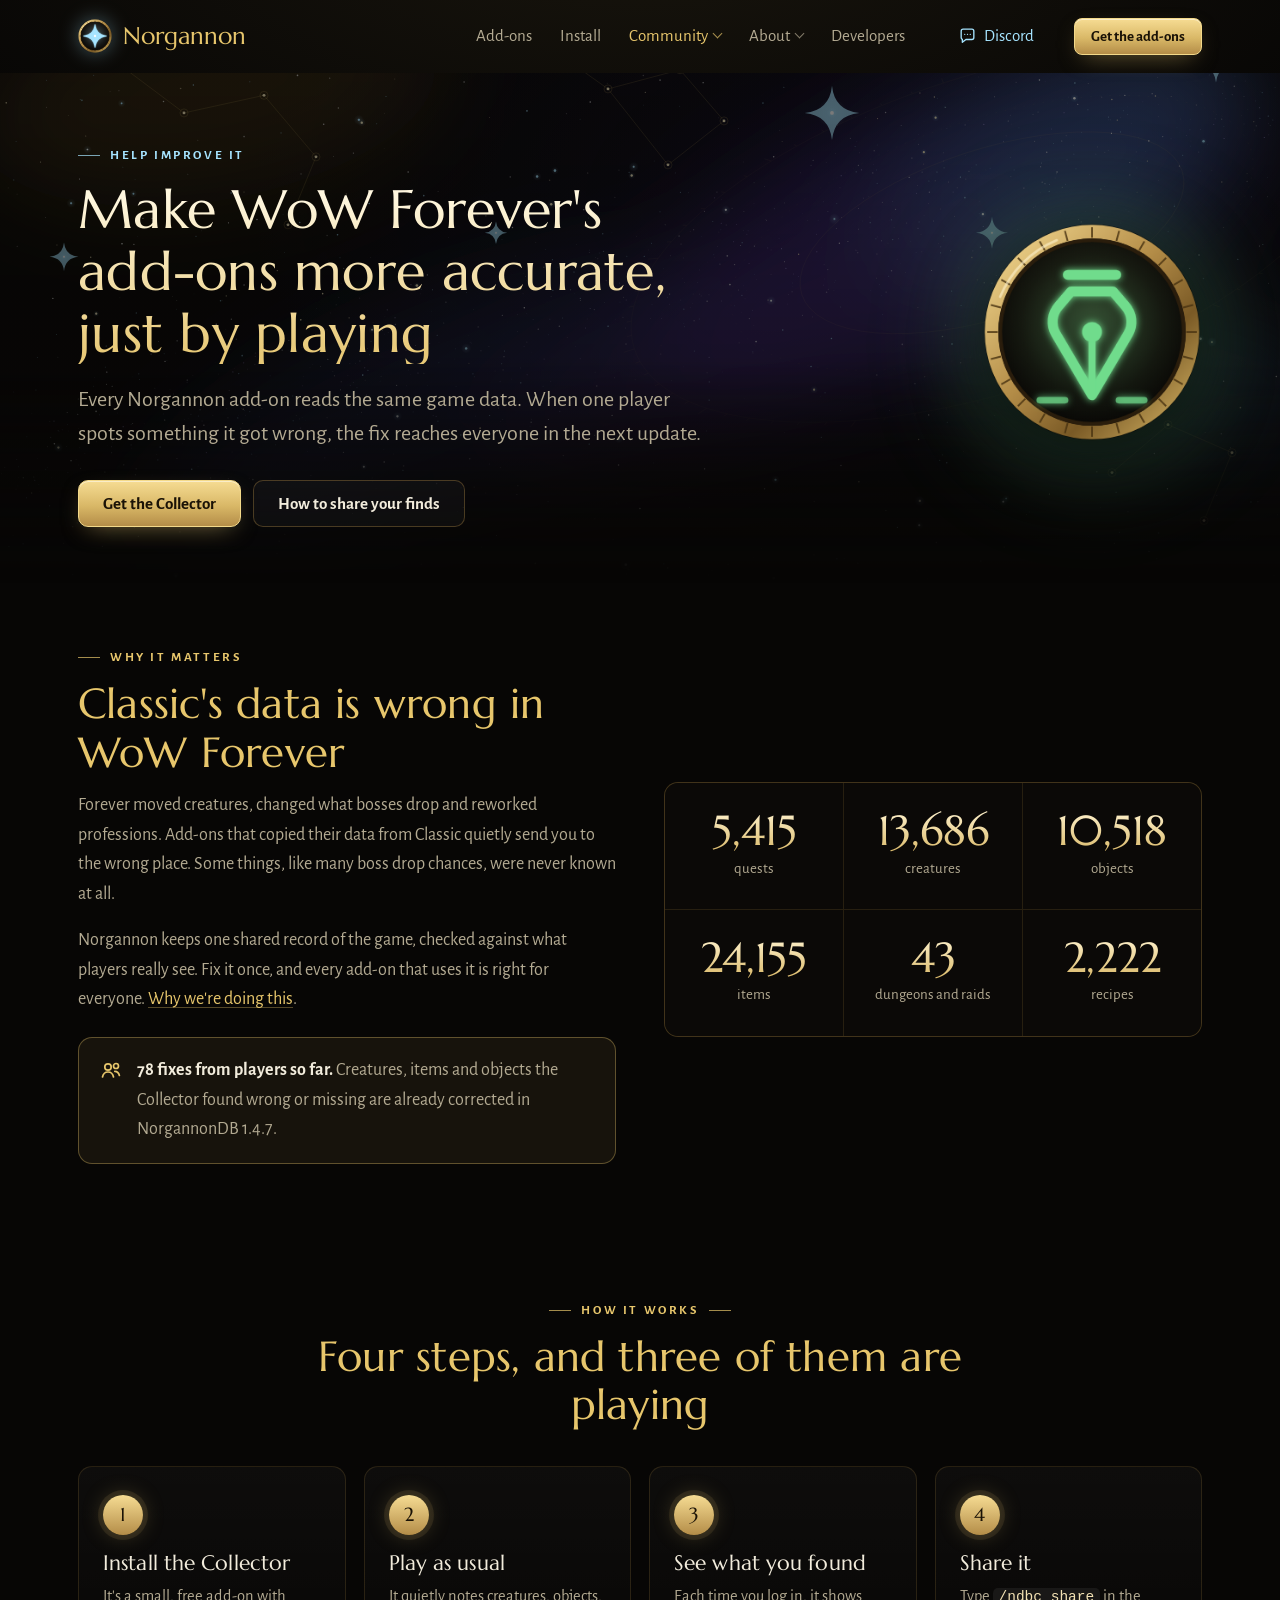
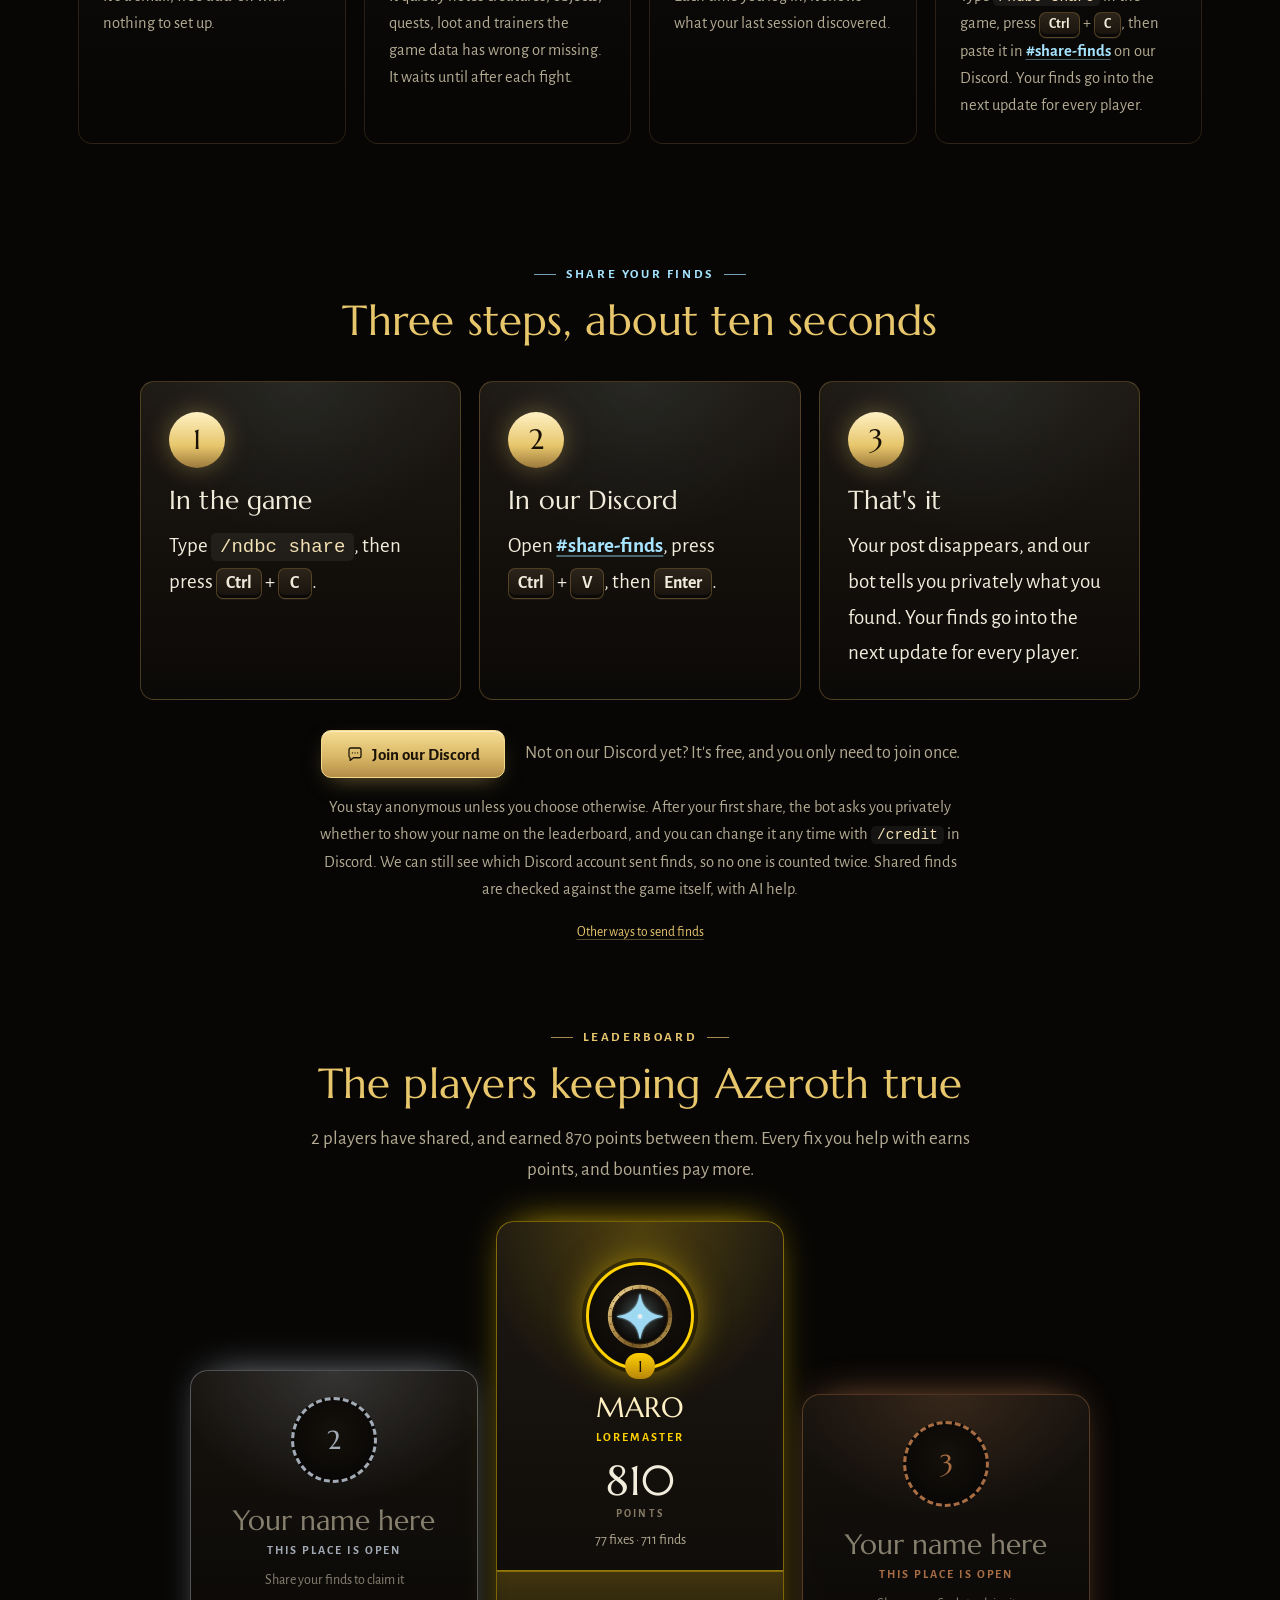
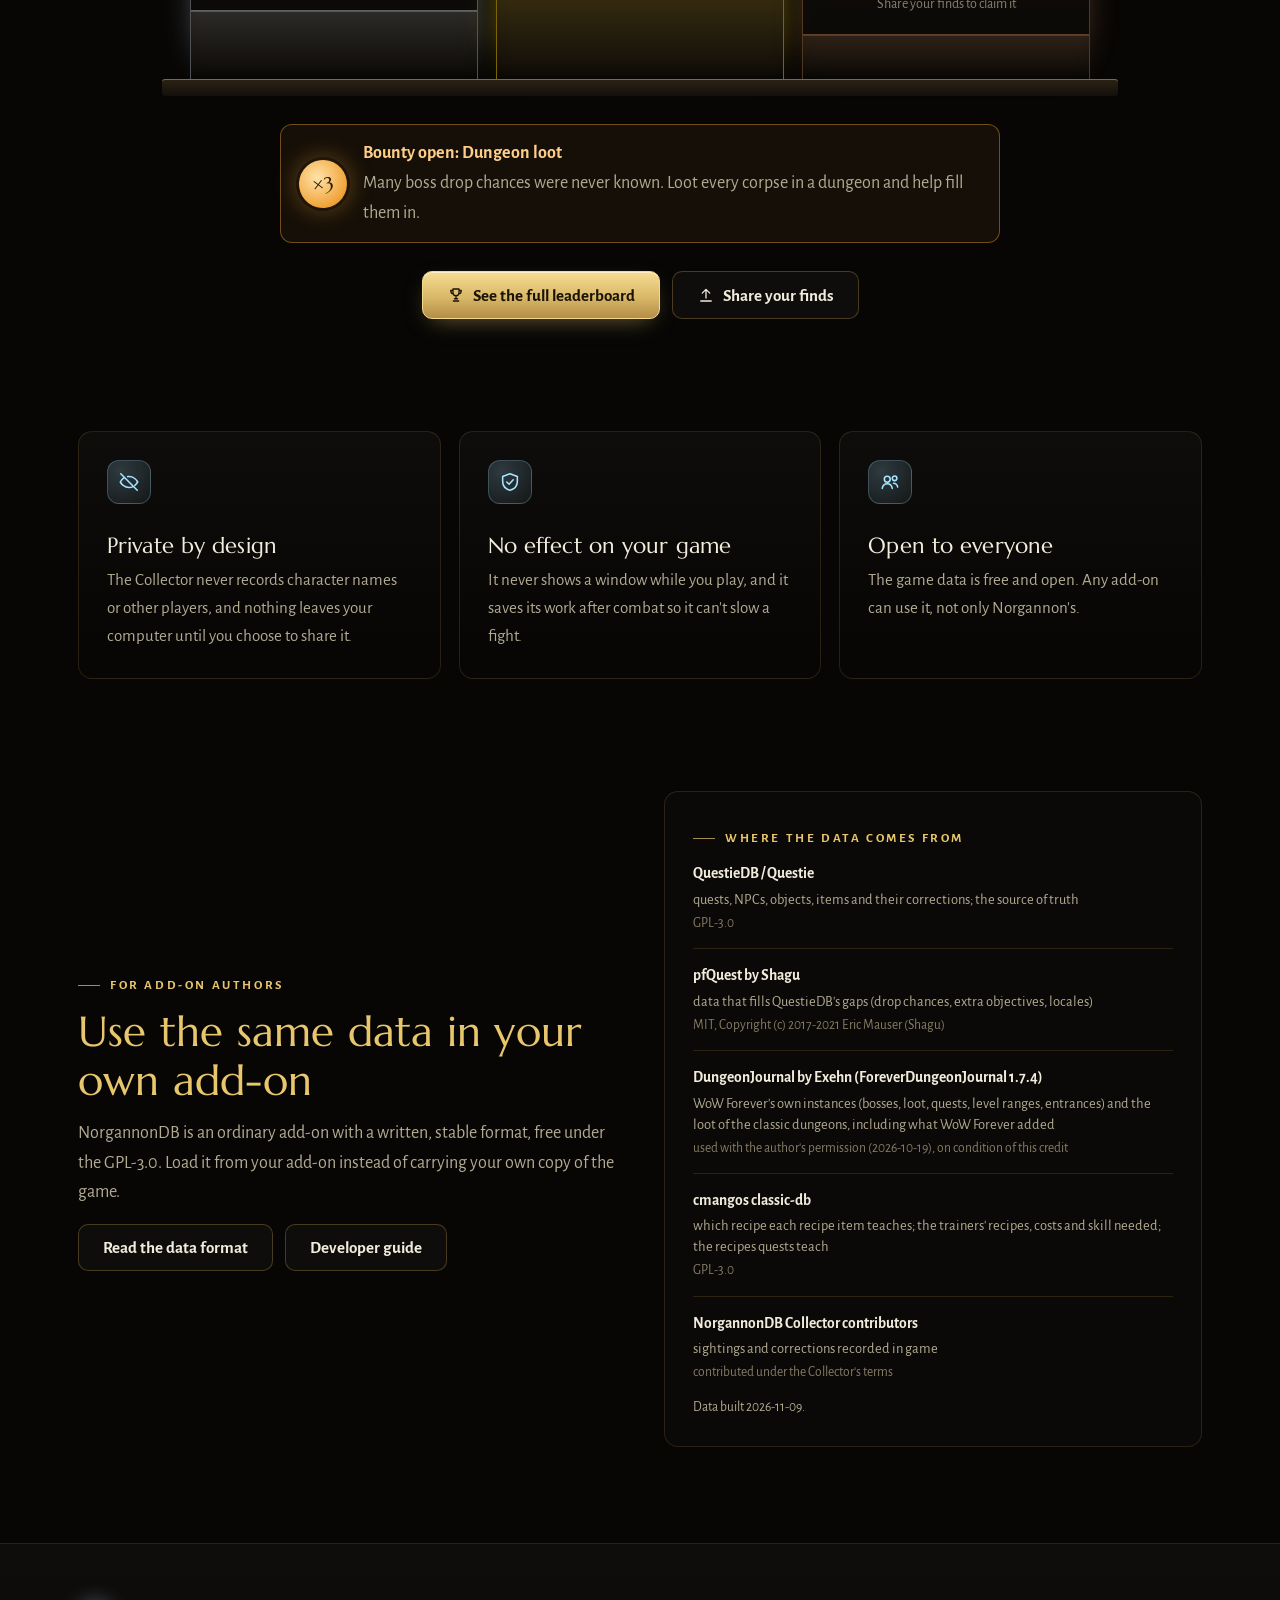
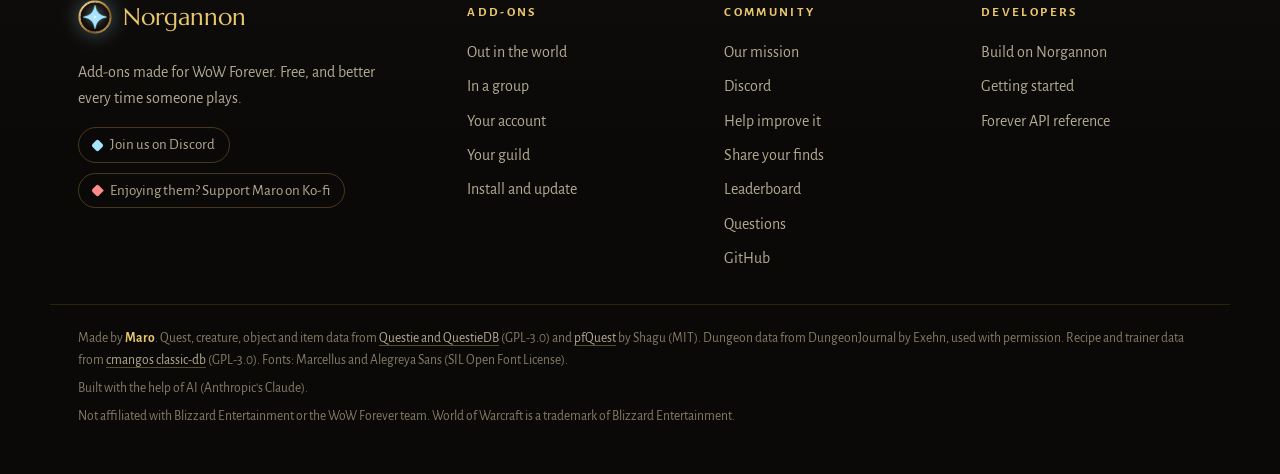
<file: improve.html>
<!doctype html>
<html lang="en">
<head>
<meta charset="utf-8">
<meta name="viewport" content="width=device-width, initial-scale=1">
<title>Help improve it · Norgannon</title>
<meta name="description" content="Help make WoW Forever&#x27;s add-ons more accurate just by playing: run the free Collector and share what it finds.">
<meta name="theme-color" content="#0b0907">
<meta property="og:type" content="website">
<meta property="og:title" content="Help improve it · Norgannon">
<meta property="og:description" content="Help make WoW Forever&#x27;s add-ons more accurate just by playing: run the free Collector and share what it finds.">
<meta property="og:image" content="https://zmarotrix.github.io/norgannon/img/social-card.png">
<meta property="og:url" content="https://zmarotrix.github.io/norgannon/improve.html">
<link rel="canonical" href="https://zmarotrix.github.io/norgannon/improve.html">
<meta name="twitter:card" content="summary_large_image">
<link rel="icon" type="image/png" sizes="32x32" href="img/marks/core-32.png">
<link rel="apple-touch-icon" href="img/marks/core-256.png">
<link rel="preload" href="fonts/Marcellus-Regular.ttf" as="font" type="font/ttf" crossorigin>
<link rel="stylesheet" href="style.css?v=107305f1">
</head>
<body class="">
<a class="skip" href="#main">Skip to content</a>
<header class="top" id="top">
  <div class="top-inner">
    <a class="brand" href="index.html"><img src="img/marks/core-64.png" alt="" width="34" height="34"><span>Norgannon</span></a>
    <nav class="nav" id="nav" aria-label="Main">
      <a href="addons.html" class="nav-top">Add-ons</a>
      <a href="install.html" class="nav-top">Install</a>
      <div class="nav-group on"><button class="nav-top" type="button" aria-expanded="false" aria-controls="nav-g2">Community<span class="caret" aria-hidden="true"></span></button><ul class="nav-menu" id="nav-g2" aria-label="Community"><li><a href="improve.html" class="on" aria-current="page">Help improve it</a></li><li><a href="share.html">Share your finds</a></li><li><a href="leaderboard.html">Leaderboard</a></li><li><a href="https://discord.gg/mvnuGyfMxB" rel="noopener">Discord</a></li></ul></div>
      <div class="nav-group"><button class="nav-top" type="button" aria-expanded="false" aria-controls="nav-g3">About<span class="caret" aria-hidden="true"></span></button><ul class="nav-menu" id="nav-g3" aria-label="About"><li><a href="mission.html">Our mission</a></li><li><a href="index.html#news">What's new</a></li><li><a href="index.html#faq">FAQ</a></li></ul></div>
      <a href="developers/index.html" class="nav-top">Developers</a>
    </nav>
    <a class="top-discord" href="https://discord.gg/mvnuGyfMxB" rel="noopener" aria-label="Discord" title="Discord"><svg class="icon" viewBox="0 0 24 24" aria-hidden="true" fill="none" stroke="currentColor" stroke-width="1.7" stroke-linecap="round" stroke-linejoin="round"><path d="M4 6.5A2.5 2.5 0 0 1 6.5 4h11A2.5 2.5 0 0 1 20 6.5v8a2.5 2.5 0 0 1-2.5 2.5H10l-4.5 3.5V17A2.5 2.5 0 0 1 4 14.5z"/><path d="M8.5 10.5h.01M12 10.5h.01M15.5 10.5h.01"/></svg><span>Discord</span></a>
    <a class="btn small nav-cta" href="addons.html">Get the add-ons</a>
    <button class="menu" id="menu" aria-label="Menu" aria-expanded="false" aria-controls="nav">
      <span></span><span></span><span></span>
    </button>
  </div>
</header>
<main id="main">

<section class="hero hero-page">
  <div class="sky" aria-hidden="true"></div>
  <div class="wrap hero-grid narrow">
    <div class="hero-text">
      <span class="eyebrow star">Help improve it</span>
      <h1>Make WoW Forever's add-ons more accurate, just by playing</h1>
      <p class="lead">Every Norgannon add-on reads the same game data. When one player spots something it got wrong,
        the fix reaches everyone in the next update.</p>
      <div class="actions"><a class="btn" href="https://github.com/zmarotrix/NorgannonDBCollector">Get the Collector</a>
        <a class="btn ghost" href="#share">How to share your finds</a></div>
    </div>
    <div class="emblem bare"><img src="img/marks/collector-256.png" alt="" width="220" height="220"></div>
  </div>
</section>

<section class="section">
  <div class="wrap">
    <div class="split">
      <div>
        <span class="eyebrow">Why it matters</span>
        <h2>Classic's data is wrong in WoW Forever</h2>
        <p>Forever moved creatures, changed what bosses drop and reworked professions. Add-ons that copied their data
          from Classic quietly send you to the wrong place. Some things, like many boss drop chances, were never known
          at all.</p>
        <p>Norgannon keeps one shared record of the game, checked against what players really see. Fix it once, and
          every add-on that uses it is right for everyone. <a href="mission.html">Why we're doing this</a>.</p>
        <p class="proof"><svg class="icon" viewBox="0 0 24 24" aria-hidden="true" fill="none" stroke="currentColor" stroke-width="1.7" stroke-linecap="round" stroke-linejoin="round"><circle cx="9" cy="9" r="3.2"/><path d="M3.5 19c.6-3.2 2.8-5 5.5-5s4.9 1.8 5.5 5"/><circle cx="17" cy="8" r="2.5"/><path d="M15.8 13.3c2.3.1 4 1.6 4.6 4.2"/></svg><span><b>78 fixes from players so far.</b> Creatures, items and objects the Collector found wrong or missing are already corrected in NorgannonDB 1.4.7.</span></p>
      </div>
      <div class="bigstats tight">
        <div><b>5,415</b><span>quests</span></div>
        <div><b>13,686</b><span>creatures</span></div>
        <div><b>10,518</b><span>objects</span></div>
        <div><b>24,155</b><span>items</span></div>
        <div><b>43</b><span>dungeons and raids</span></div>
        <div><b>2,222</b><span>recipes</span></div>
      </div>
    </div>
  </div>
</section>

<section class="section" id="how">
  <div class="wrap">
    <div class="section-head center"><span class="eyebrow">How it works</span><h2>Four steps, and three of them are playing</h2></div>
    <ol class="steps-row four">
      <li><span class="step-n">1</span><h3>Install the Collector</h3><p>It's a small, free add-on with nothing to set up.</p></li>
      <li><span class="step-n">2</span><h3>Play as usual</h3><p>It quietly notes creatures, objects, quests, loot and
        trainers the game data has wrong or missing. It waits until after each fight.</p></li>
      <li><span class="step-n">3</span><h3>See what you found</h3><p>Each time you log in, it shows what your last session
        discovered.</p></li>
      <li><span class="step-n">4</span><h3>Share it</h3><p>Type <code>/ndbc share</code> in the game, press <span class="keys"><kbd>Ctrl</kbd> + <kbd>C</kbd></span>, then paste it in <a class="chan" href="https://discord.com/channels/1569191387134697614/1569197599926390784" rel="noopener">#share-finds</a> on our Discord.
        Your finds go into the next update for every player.</p></li>
    </ol>
  </div>
</section>

<section class="section share-main" id="share">
  <div class="wrap">
    <div class="section-head center"><span class="eyebrow star">Share your finds</span>
      <h2>Three steps, about ten seconds</h2></div>
    <ol class="share3"><li><span class="share3-n">1</span><h3>In the game</h3><p>Type <code>/ndbc share</code>, then press <span class="keys"><kbd>Ctrl</kbd> + <kbd>C</kbd></span>.</p></li><li><span class="share3-n">2</span><h3>In our Discord</h3><p>Open <a class="chan" href="https://discord.com/channels/1569191387134697614/1569197599926390784" rel="noopener">#share-finds</a>, press <span class="keys"><kbd>Ctrl</kbd> + <kbd>V</kbd></span>, then <kbd>Enter</kbd>.</p></li><li><span class="share3-n">3</span><h3>That&#x27;s it</h3><p>Your post disappears, and our bot tells you privately what you found. Your finds go into the next update for every player.</p></li></ol><div class="share3-join"><a class="btn" href="https://discord.gg/mvnuGyfMxB" rel="noopener"><svg class="icon" viewBox="0 0 24 24" aria-hidden="true" fill="none" stroke="currentColor" stroke-width="1.7" stroke-linecap="round" stroke-linejoin="round"><path d="M4 6.5A2.5 2.5 0 0 1 6.5 4h11A2.5 2.5 0 0 1 20 6.5v8a2.5 2.5 0 0 1-2.5 2.5H10l-4.5 3.5V17A2.5 2.5 0 0 1 4 14.5z"/><path d="M8.5 10.5h.01M12 10.5h.01M15.5 10.5h.01"/></svg> Join our Discord</a><span>Not on our Discord yet? It&#x27;s free, and you only need to join once.</span></div><p class="share3-credit">You stay anonymous unless you choose otherwise. After your first share, the bot asks you privately whether to show your name on the leaderboard, and you can change it any time with <code>/credit</code> in Discord. We can still see which Discord account sent finds, so no one is counted twice. Shared finds are checked against the game itself, with AI help.</p>
    <p class="fine center share3-other"><a href="share.html#other-ways">Other ways to send finds</a></p>
  </div>
</section>

<section class="section board-preview" id="leaderboard">
  <div class="wrap">
    <div class="section-head center"><span class="eyebrow">Leaderboard</span><h2>The players keeping Azeroth true</h2>
      <p>2 players have shared, and earned 870 points between them. Every fix you help with earns points, and bounties pay more.</p></div>
    <div class="podium"><a class="step silver open" href="share.html"><div class="crest"><span class="place">2</span></div><b class="name">Your name here</b><em class="title">This place is open</em><span class="sub">Share your finds to claim it</span><div class="plinth"></div></a><div class="step gold"><div class="crest"><img src="img/marks/core-128.png" alt="" width="64" height="64"><span class="place">1</span></div><b class="name">MARO</b><em class="title">Loremaster</em><span class="pts">810<small>points</small></span><span class="sub">77 fixes · 711 finds</span><div class="plinth"></div></div><a class="step bronze open" href="share.html"><div class="crest"><span class="place">3</span></div><b class="name">Your name here</b><em class="title">This place is open</em><span class="sub">Share your finds to claim it</span><div class="plinth"></div></a></div>
    <a class="bounty-teaser" href="leaderboard.html#bounties"><span class="seal small">×3</span><span><b>Bounty open: Dungeon loot</b>Many boss drop chances were never known. Loot every corpse in a dungeon and help fill them in.</span></a>
    <div class="actions"><a class="btn" href="leaderboard.html"><svg class="icon" viewBox="0 0 24 24" aria-hidden="true" fill="none" stroke="currentColor" stroke-width="1.7" stroke-linecap="round" stroke-linejoin="round"><path d="M8 4h8v5a4 4 0 0 1-8 0zM8 6H5c0 3 1.5 4.5 3.5 4.5M16 6h3c0 3-1.5 4.5-3.5 4.5M12 13v4M8.5 20h7M10 17h4"/></svg> See the full leaderboard</a>
      <a class="btn ghost" href="share.html"><svg class="icon" viewBox="0 0 24 24" aria-hidden="true" fill="none" stroke="currentColor" stroke-width="1.7" stroke-linecap="round" stroke-linejoin="round"><path d="M12 16V5M7 9.5l5-5 5 5M5 20h14"/></svg> Share your finds</a></div>
  </div>
</section>

<section class="section">
  <div class="wrap">
    <div class="privacy">
      <div><svg class="pillar-icon" viewBox="0 0 24 24" aria-hidden="true" fill="none" stroke="currentColor" stroke-width="1.7" stroke-linecap="round" stroke-linejoin="round"><path d="M3 3l18 18M10.6 6.1A9.8 9.8 0 0 1 12 6c5 0 8.5 4.2 9.5 6-.5.9-1.6 2.4-3.1 3.7M6.4 7.6C4.6 8.9 3.2 10.7 2.5 12c1 1.8 4.5 6 9.5 6 1.6 0 3-.4 4.3-1"/></svg><h3>Private by design</h3>
        <p>The Collector never records character names or other players, and nothing leaves your computer until you
          choose to share it.</p></div>
      <div><svg class="pillar-icon" viewBox="0 0 24 24" aria-hidden="true" fill="none" stroke="currentColor" stroke-width="1.7" stroke-linecap="round" stroke-linejoin="round"><path d="M12 3l8 3v5.5c0 4.6-3.3 8.2-8 9.5-4.7-1.3-8-4.9-8-9.5V6z"/><path d="M8.5 12l2.5 2.5 4.5-5"/></svg><h3>No effect on your game</h3>
        <p>It never shows a window while you play, and it saves its work after combat so it can't slow a fight.</p></div>
      <div><svg class="pillar-icon" viewBox="0 0 24 24" aria-hidden="true" fill="none" stroke="currentColor" stroke-width="1.7" stroke-linecap="round" stroke-linejoin="round"><circle cx="9" cy="9" r="3.2"/><path d="M3.5 19c.6-3.2 2.8-5 5.5-5s4.9 1.8 5.5 5"/><circle cx="17" cy="8" r="2.5"/><path d="M15.8 13.3c2.3.1 4 1.6 4.6 4.2"/></svg><h3>Open to everyone</h3>
        <p>The game data is free and open. Any add-on can use it, not only Norgannon's.</p></div>
    </div>
  </div>
</section>

<section class="section">
  <div class="wrap split">
    <div>
      <span class="eyebrow">For add-on authors</span>
      <h2>Use the same data in your own add-on</h2>
      <p>NorgannonDB is an ordinary add-on with a written, stable format, free under the GPL-3.0. Load it from your
        add-on instead of carrying your own copy of the game.</p>
      <div class="actions left"><a class="btn ghost" href="developers/database-spec.html">Read the data format</a>
        <a class="btn ghost" href="developers/index.html">Developer guide</a></div>
    </div>
    <div class="credits">
      <span class="eyebrow">Where the data comes from</span>
      <ul><li><b>QuestieDB / Questie</b><span>quests, NPCs, objects, items and their corrections; the source of truth</span><em>GPL-3.0</em></li><li><b>pfQuest by Shagu</b><span>data that fills QuestieDB&#x27;s gaps (drop chances, extra objectives, locales)</span><em>MIT, Copyright (c) 2017-2021 Eric Mauser (Shagu)</em></li><li><b>DungeonJournal by Exehn (ForeverDungeonJournal 1.7.4)</b><span>WoW Forever&#x27;s own instances (bosses, loot, quests, level ranges, entrances) and the loot of the classic dungeons, including what WoW Forever added</span><em>used with the author&#x27;s permission (2026-10-19), on condition of this credit</em></li><li><b>cmangos classic-db</b><span>which recipe each recipe item teaches; the trainers&#x27; recipes, costs and skill needed; the recipes quests teach</span><em>GPL-3.0</em></li><li><b>NorgannonDB Collector contributors</b><span>sightings and corrections recorded in game</span><em>contributed under the Collector&#x27;s terms</em></li></ul>
      <p class="fine">Data built 2026-11-09.</p>
    </div>
  </div>
</section>
</main>
<footer class="foot">
  <div class="foot-inner">
    <div class="foot-brand">
      <a class="brand" href="index.html"><img src="img/marks/core-64.png" alt="" width="34" height="34"><span>Norgannon</span></a>
      <p>Add-ons made for WoW Forever. Free, and better every time someone plays.</p>
      <div class="foot-links">
        <a class="pill discord" href="https://discord.gg/mvnuGyfMxB" rel="noopener">Join us on Discord</a>
        <a class="pill kofi" href="https://ko-fi.com/zmarotrix" rel="noopener">Enjoying them? Support Maro on Ko-fi</a>
      </div>
    </div>
    <div class="foot-col">
      <h4>Add-ons</h4>
      <a href="addons.html#world">Out in the world</a>
      <a href="addons.html#group">In a group</a>
      <a href="addons.html#account">Your account</a>
      <a href="addons.html#guild">Your guild</a>
      <a href="install.html">Install and update</a>
    </div>
    <div class="foot-col">
      <h4>Community</h4>
      <a href="mission.html">Our mission</a>
      <a href="https://discord.gg/mvnuGyfMxB" rel="noopener">Discord</a>
      <a href="improve.html">Help improve it</a>
      <a href="share.html">Share your finds</a>
      <a href="leaderboard.html">Leaderboard</a>
      <a href="index.html#faq">Questions</a>
      <a href="https://github.com/zmarotrix">GitHub</a>
    </div>
    <div class="foot-col">
      <h4>Developers</h4>
      <a href="developers/index.html">Build on Norgannon</a>
      <a href="developers/getting-started.html">Getting started</a>
      <a href="https://zmarotrix.github.io/ForeverAPI/" rel="noopener">Forever API reference</a>
    </div>
  </div>
  <div class="foot-fine">
    <p>Made by <b>Maro</b>. Quest, creature, object and item data from <a href="https://github.com/Questie/Questie">Questie and QuestieDB</a>
      (GPL-3.0) and <a href="https://github.com/shagu/pfQuest">pfQuest</a> by Shagu (MIT). Dungeon data from DungeonJournal by
      Exehn, used with permission. Recipe and trainer data from <a href="https://github.com/cmangos/classic-db">cmangos classic-db</a> (GPL-3.0). Fonts: Marcellus and Alegreya Sans (SIL Open Font License).</p>
    <p>Built with the help of AI (Anthropic&#x27;s Claude).</p>
    <p>Not affiliated with Blizzard Entertainment or the WoW Forever team. World of Warcraft is a trademark of Blizzard
      Entertainment.</p>
  </div>
</footer>
<script>
(function () {
  var b = document.getElementById("menu"), n = document.getElementById("nav"), top = document.getElementById("top");
  b.addEventListener("click", function () {
    var open = n.classList.toggle("open");
    b.setAttribute("aria-expanded", open ? "true" : "false");
  });
  // header menus: open on click (and hover, by CSS, with a mouse); one at a time; Escape or a click outside closes
  var groups = n.querySelectorAll(".nav-group");
  var closeAll = function (except) {
    groups.forEach(function (g) { if (g !== except) { g.classList.remove("open"); g.querySelector(".nav-top").setAttribute("aria-expanded", "false"); } });
  };
  groups.forEach(function (g) {
    var t = g.querySelector(".nav-top");
    t.addEventListener("click", function (e) {
      e.stopPropagation();
      var open = !g.classList.contains("open");
      closeAll(g); g.classList.toggle("open", open); t.setAttribute("aria-expanded", open ? "true" : "false");
    });
  });
  document.addEventListener("click", function () { closeAll(); });
  document.addEventListener("keydown", function (e) { if (e.key === "Escape") closeAll(); });
  var onScroll = function () { top.classList.toggle("scrolled", window.scrollY > 8); };
  window.addEventListener("scroll", onScroll, { passive: true });
  onScroll();
  // sections fade up as they come into view (everything is visible without script or with reduced motion)
  if ("IntersectionObserver" in window && !window.matchMedia("(prefers-reduced-motion: reduce)").matches) {
    var els = document.querySelectorAll(".section-head, .pillar, .feature, .showcase, .steps-row li, .faq, .cta, .community, .bigstats, .privacy > div, .split > div, .credits");
    var io = new IntersectionObserver(function (entries) {
      entries.forEach(function (e) { if (e.isIntersecting) { e.target.classList.add("shown"); io.unobserve(e.target); } });
    }, { rootMargin: "0px 0px -8% 0px" });
    var vh = window.innerHeight;
    els.forEach(function (el) {
      if (el.getBoundingClientRect().top < vh) return;   // already on screen (or jumped to): show it as it is
      el.classList.add("reveal", "pending"); io.observe(el);
    });
  }
})();
</script>
</body>
</html>
</file>
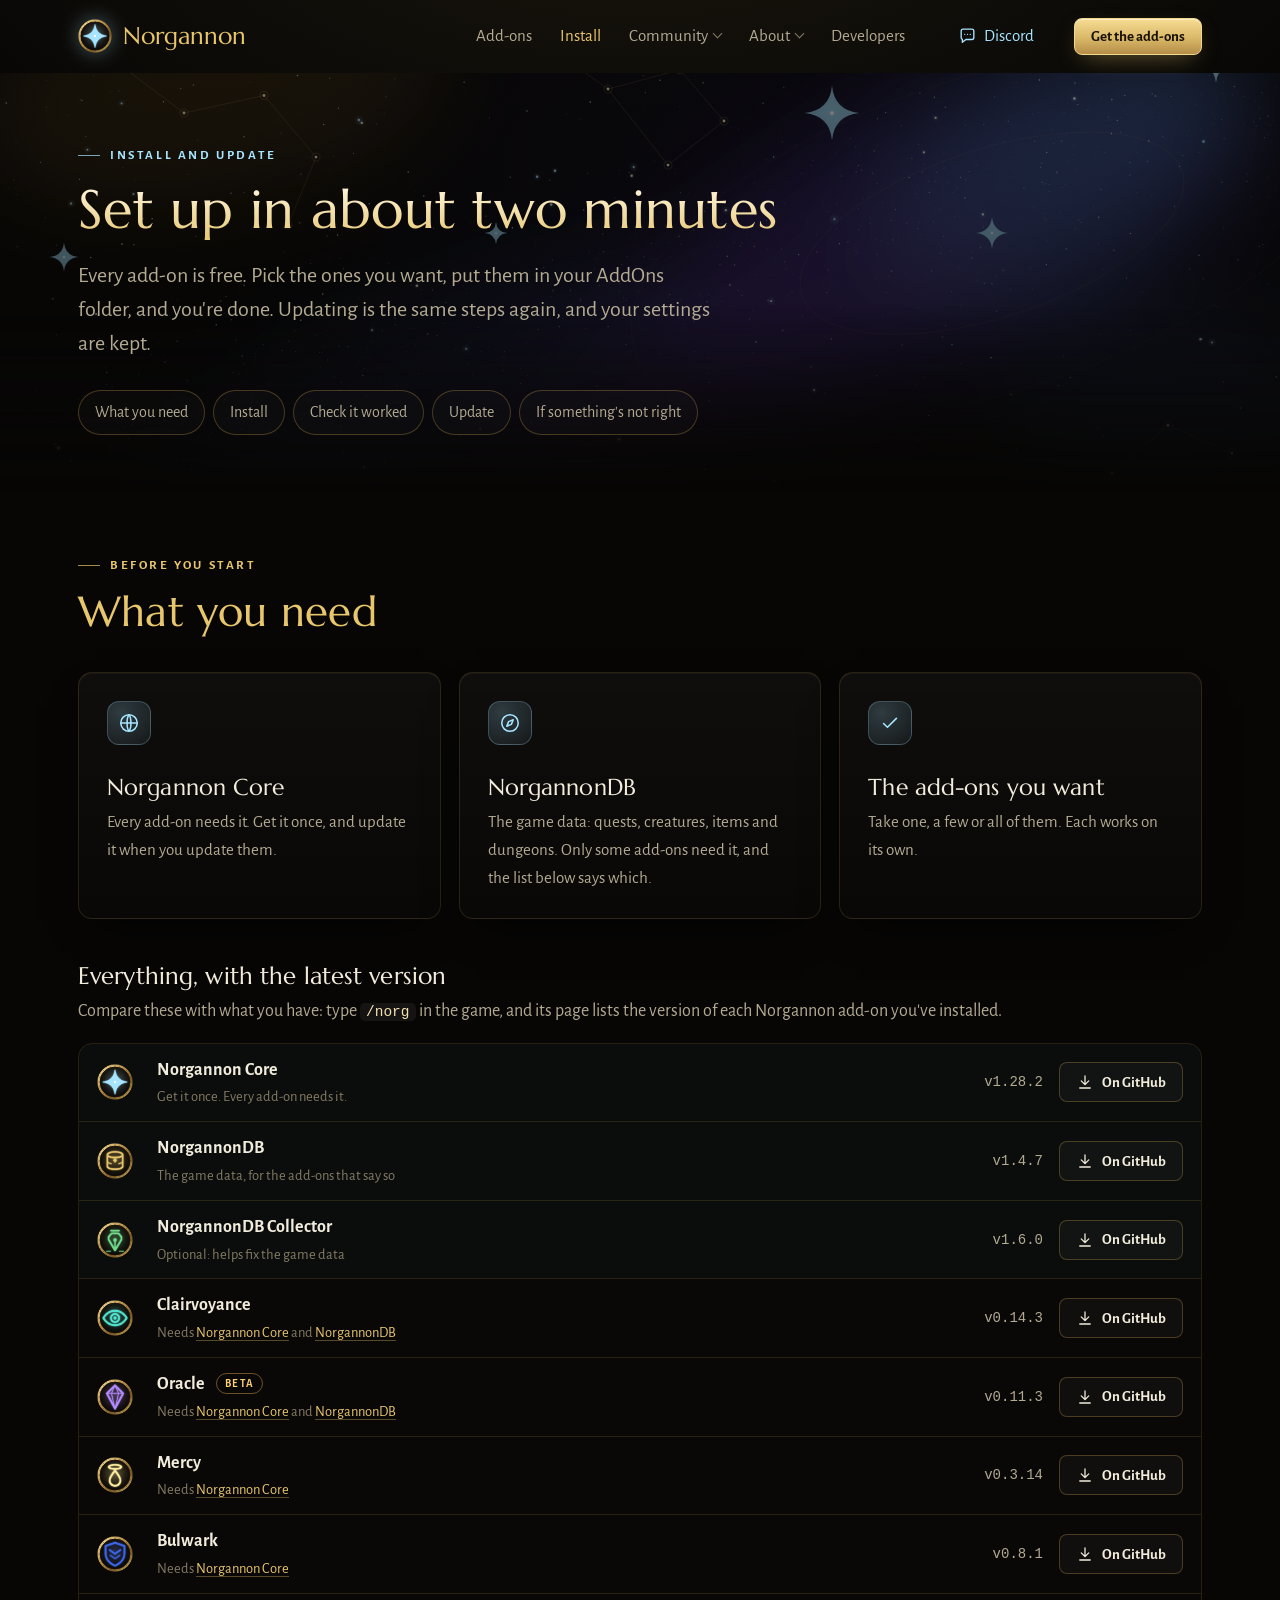
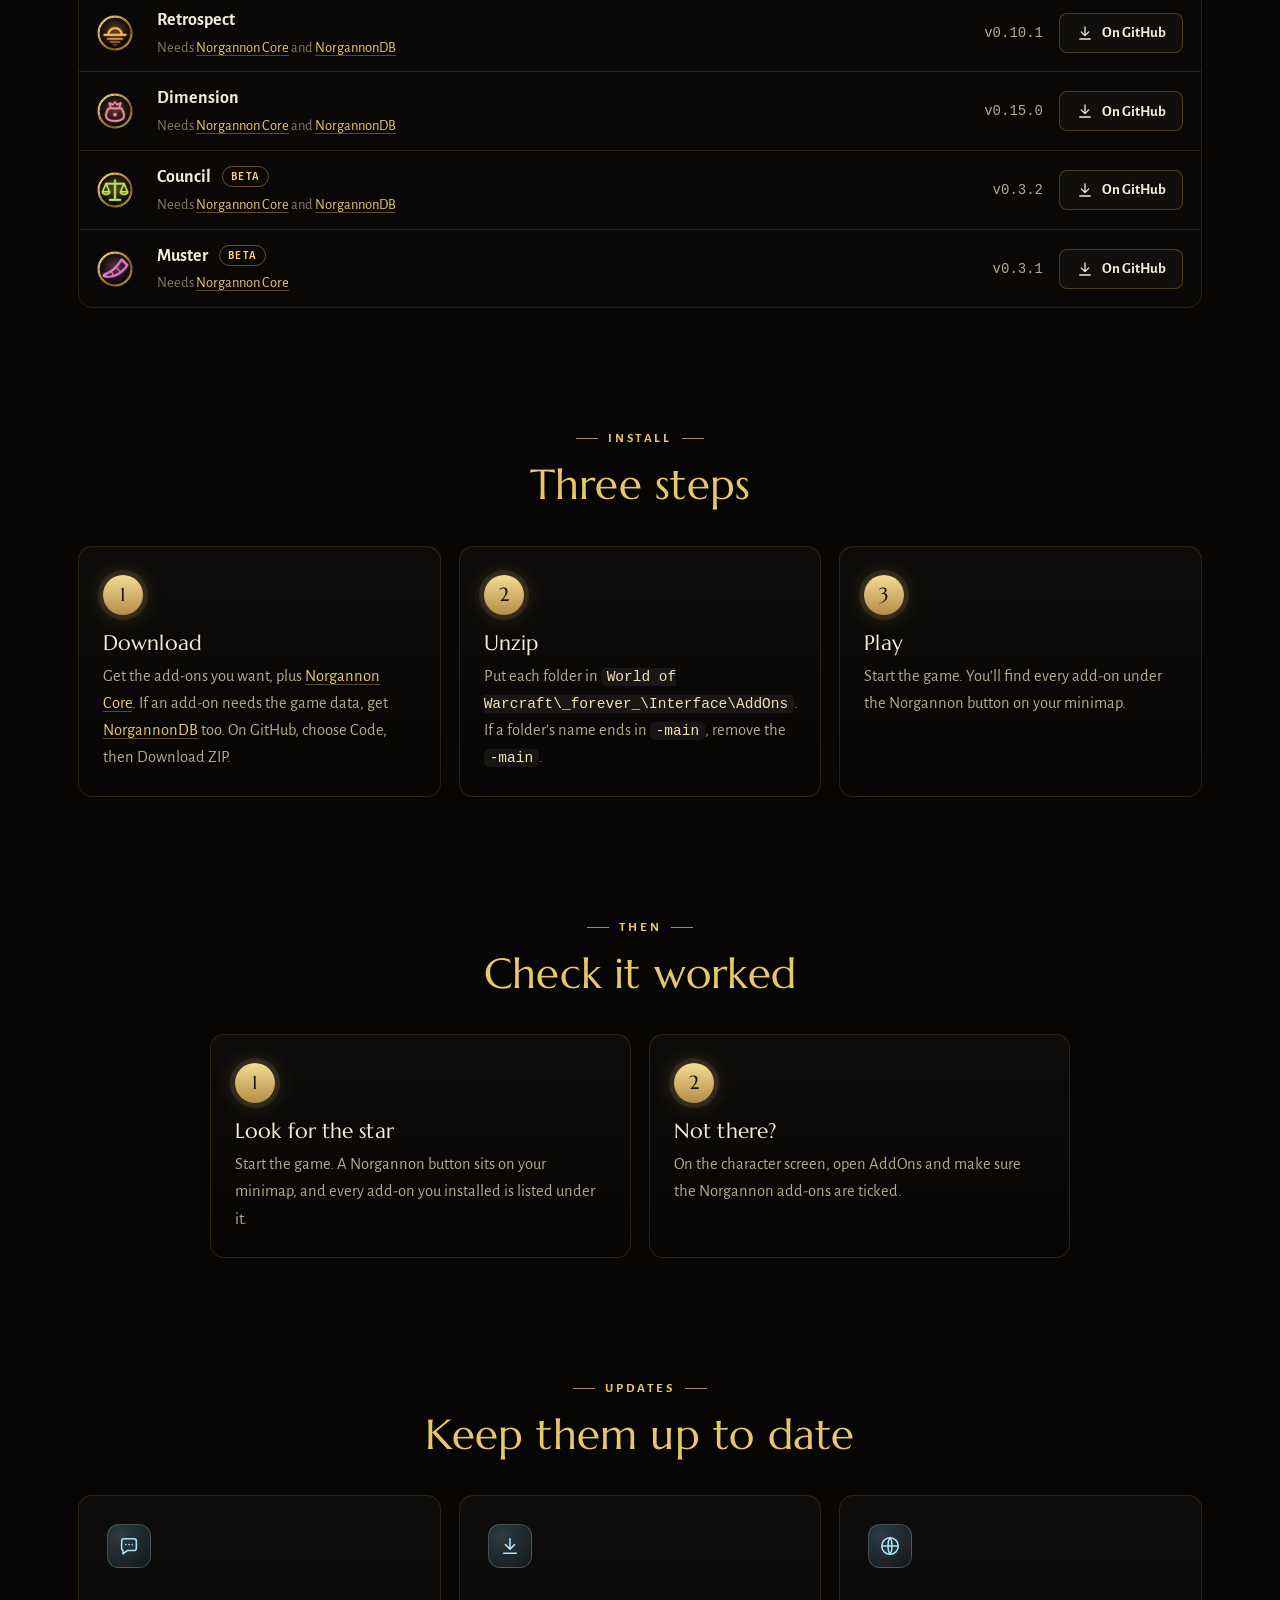
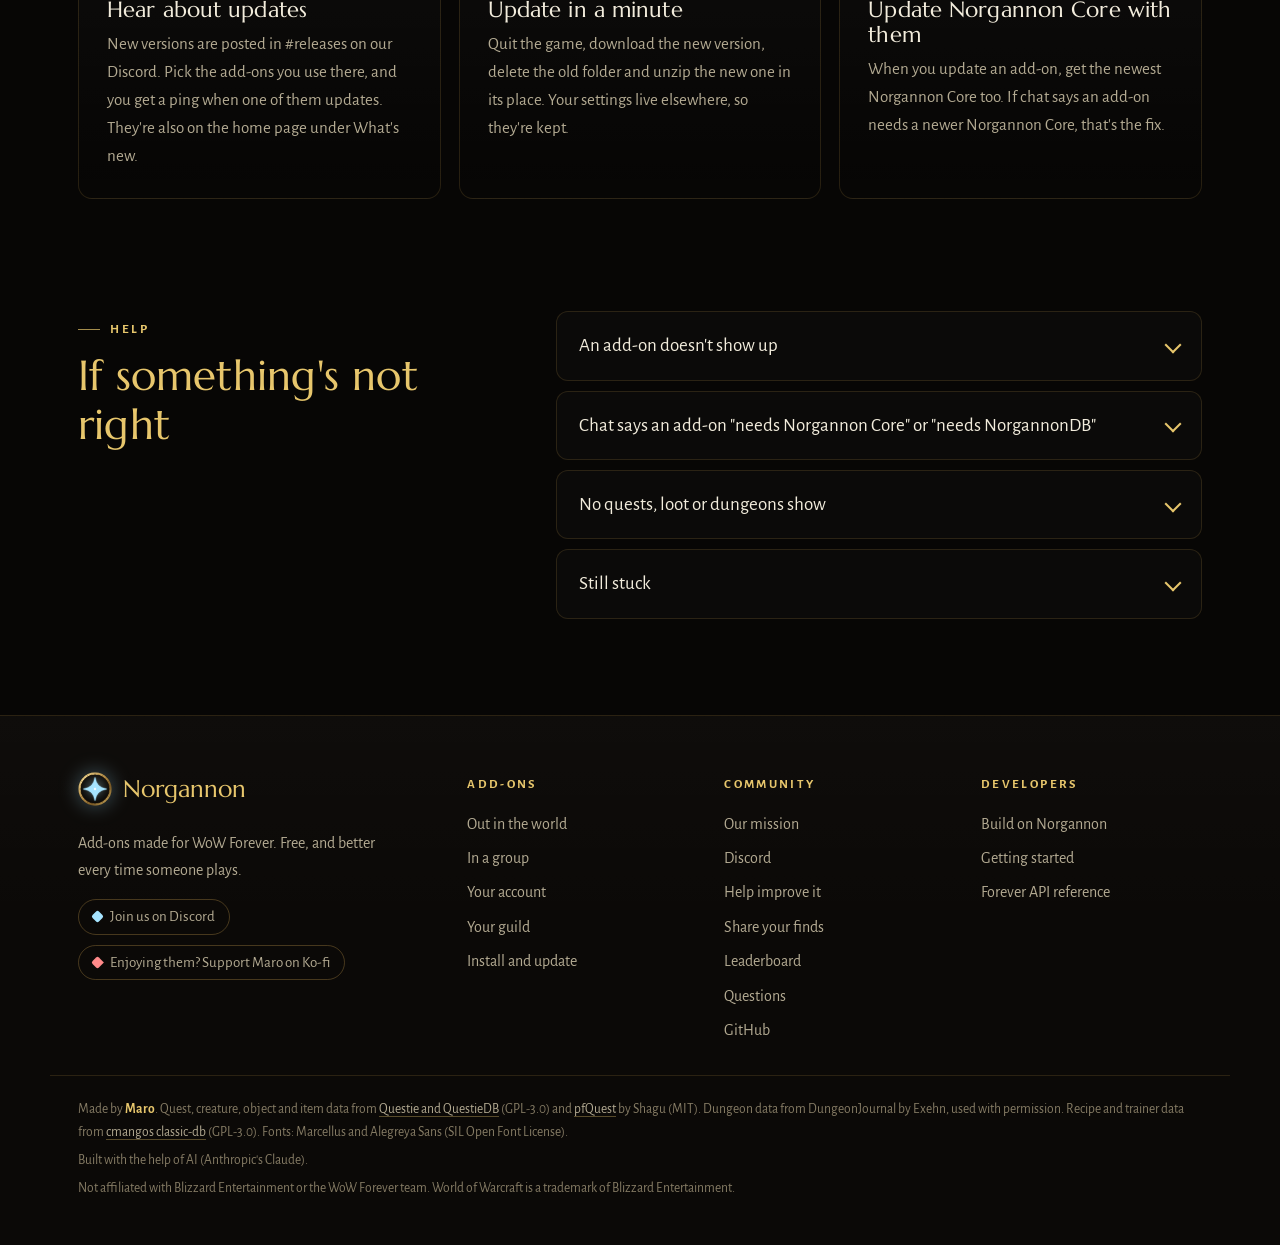
<file: install.html>
<!doctype html>
<html lang="en">
<head>
<meta charset="utf-8">
<meta name="viewport" content="width=device-width, initial-scale=1">
<title>Install and update · Norgannon</title>
<meta name="description" content="How to install the Norgannon add-ons for WoW Forever, check they work, and keep them up to date.">
<meta name="theme-color" content="#0b0907">
<meta property="og:type" content="website">
<meta property="og:title" content="Install and update · Norgannon">
<meta property="og:description" content="How to install the Norgannon add-ons for WoW Forever, check they work, and keep them up to date.">
<meta property="og:image" content="https://zmarotrix.github.io/norgannon/img/social-card.png">
<meta property="og:url" content="https://zmarotrix.github.io/norgannon/install.html">
<link rel="canonical" href="https://zmarotrix.github.io/norgannon/install.html">
<meta name="twitter:card" content="summary_large_image">
<link rel="icon" type="image/png" sizes="32x32" href="img/marks/core-32.png">
<link rel="apple-touch-icon" href="img/marks/core-256.png">
<link rel="preload" href="fonts/Marcellus-Regular.ttf" as="font" type="font/ttf" crossorigin>
<link rel="stylesheet" href="style.css?v=107305f1">
</head>
<body class="">
<a class="skip" href="#main">Skip to content</a>
<header class="top" id="top">
  <div class="top-inner">
    <a class="brand" href="index.html"><img src="img/marks/core-64.png" alt="" width="34" height="34"><span>Norgannon</span></a>
    <nav class="nav" id="nav" aria-label="Main">
      <a href="addons.html" class="nav-top">Add-ons</a>
      <a href="install.html" class="nav-top on" aria-current="page">Install</a>
      <div class="nav-group"><button class="nav-top" type="button" aria-expanded="false" aria-controls="nav-g2">Community<span class="caret" aria-hidden="true"></span></button><ul class="nav-menu" id="nav-g2" aria-label="Community"><li><a href="improve.html">Help improve it</a></li><li><a href="share.html">Share your finds</a></li><li><a href="leaderboard.html">Leaderboard</a></li><li><a href="https://discord.gg/mvnuGyfMxB" rel="noopener">Discord</a></li></ul></div>
      <div class="nav-group"><button class="nav-top" type="button" aria-expanded="false" aria-controls="nav-g3">About<span class="caret" aria-hidden="true"></span></button><ul class="nav-menu" id="nav-g3" aria-label="About"><li><a href="mission.html">Our mission</a></li><li><a href="index.html#news">What's new</a></li><li><a href="index.html#faq">FAQ</a></li></ul></div>
      <a href="developers/index.html" class="nav-top">Developers</a>
    </nav>
    <a class="top-discord" href="https://discord.gg/mvnuGyfMxB" rel="noopener" aria-label="Discord" title="Discord"><svg class="icon" viewBox="0 0 24 24" aria-hidden="true" fill="none" stroke="currentColor" stroke-width="1.7" stroke-linecap="round" stroke-linejoin="round"><path d="M4 6.5A2.5 2.5 0 0 1 6.5 4h11A2.5 2.5 0 0 1 20 6.5v8a2.5 2.5 0 0 1-2.5 2.5H10l-4.5 3.5V17A2.5 2.5 0 0 1 4 14.5z"/><path d="M8.5 10.5h.01M12 10.5h.01M15.5 10.5h.01"/></svg><span>Discord</span></a>
    <a class="btn small nav-cta" href="addons.html">Get the add-ons</a>
    <button class="menu" id="menu" aria-label="Menu" aria-expanded="false" aria-controls="nav">
      <span></span><span></span><span></span>
    </button>
  </div>
</header>
<main id="main">

<section class="hero hero-page">
  <div class="sky" aria-hidden="true"></div>
  <div class="wrap">
    <span class="eyebrow star">Install and update</span>
    <h1>Set up in about two minutes</h1>
    <p class="lead">Every add-on is free. Pick the ones you want, put them in your AddOns folder, and you&#x27;re done. Updating is the same steps again, and your settings are kept.</p>
    <nav class="jump"><a href="#need">What you need</a><a href="#steps">Install</a><a href="#check">Check it worked</a>
      <a href="#update">Update</a><a href="#help">If something's not right</a></nav>
  </div>
</section>

<section class="section" id="need">
  <div class="wrap">
    <div class="section-head"><span class="eyebrow">Before you start</span><h2>What you need</h2></div>
    <div class="pillars"><div class="pillar"><svg class="pillar-icon" viewBox="0 0 24 24" aria-hidden="true" fill="none" stroke="currentColor" stroke-width="1.7" stroke-linecap="round" stroke-linejoin="round"><circle cx="12" cy="12" r="9"/><path d="M3 12h18M12 3c2.8 3 2.8 15 0 18M12 3c-2.8 3-2.8 15 0 18"/></svg><h3>Norgannon Core</h3><p>Every add-on needs it. Get it once, and update it when you update them.</p></div><div class="pillar"><svg class="pillar-icon" viewBox="0 0 24 24" aria-hidden="true" fill="none" stroke="currentColor" stroke-width="1.7" stroke-linecap="round" stroke-linejoin="round"><circle cx="12" cy="12" r="9"/><path d="M15.5 8.5l-2 5-5 2 2-5z"/></svg><h3>NorgannonDB</h3><p>The game data: quests, creatures, items and dungeons. Only some add-ons need it, and the list below says which.</p></div><div class="pillar"><svg class="pillar-icon" viewBox="0 0 24 24" aria-hidden="true" fill="none" stroke="currentColor" stroke-width="1.7" stroke-linecap="round" stroke-linejoin="round"><path d="M5 12.5l4.2 4.2L19 7"/></svg><h3>The add-ons you want</h3><p>Take one, a few or all of them. Each works on its own.</p></div></div>
    <div class="dl-head"><h3>Everything, with the latest version</h3><p>Compare these with what you have: type <code>/norg</code> in the game, and its page lists the version of each Norgannon add-on you&#x27;ve installed.</p></div>
    <ul class="dl-list"><li><span class="dl-mark"><img src="img/marks/core-64.png" alt="" width="36" height="36"></span><span class="dl-name"><b>Norgannon Core</b><span>Get it once. Every add-on needs it.</span></span><span class="dl-ver">v1.28.2</span><a class="btn small ghost" href="https://github.com/zmarotrix/NorgannonDB_Core"><svg class="icon" viewBox="0 0 24 24" aria-hidden="true" fill="none" stroke="currentColor" stroke-width="1.7" stroke-linecap="round" stroke-linejoin="round"><path d="M12 4v11M7 10.5l5 5 5-5M5 20h14"/></svg> On GitHub</a></li><li><span class="dl-mark"><img src="img/marks/norgannondb-64.png" alt="" width="36" height="36"></span><span class="dl-name"><b>NorgannonDB</b><span>The game data, for the add-ons that say so</span></span><span class="dl-ver">v1.4.7</span><a class="btn small ghost" href="https://github.com/zmarotrix/NorgannonDB"><svg class="icon" viewBox="0 0 24 24" aria-hidden="true" fill="none" stroke="currentColor" stroke-width="1.7" stroke-linecap="round" stroke-linejoin="round"><path d="M12 4v11M7 10.5l5 5 5-5M5 20h14"/></svg> On GitHub</a></li><li><span class="dl-mark"><img src="img/marks/collector-64.png" alt="" width="36" height="36"></span><span class="dl-name"><b>NorgannonDB Collector</b><span>Optional: helps fix the game data</span></span><span class="dl-ver">v1.6.0</span><a class="btn small ghost" href="https://github.com/zmarotrix/NorgannonDBCollector"><svg class="icon" viewBox="0 0 24 24" aria-hidden="true" fill="none" stroke="currentColor" stroke-width="1.7" stroke-linecap="round" stroke-linejoin="round"><path d="M12 4v11M7 10.5l5 5 5-5M5 20h14"/></svg> On GitHub</a></li><li><span class="dl-mark"><img src="img/marks/clairvoyance-64.png" alt="" width="36" height="36"></span><span class="dl-name"><b>Clairvoyance</b><span>Needs <a href="https://github.com/zmarotrix/NorgannonDB_Core">Norgannon Core</a> and <a href="https://github.com/zmarotrix/NorgannonDB">NorgannonDB</a></span></span><span class="dl-ver">v0.14.3</span><a class="btn small ghost" href="https://github.com/zmarotrix/Clairvoyance"><svg class="icon" viewBox="0 0 24 24" aria-hidden="true" fill="none" stroke="currentColor" stroke-width="1.7" stroke-linecap="round" stroke-linejoin="round"><path d="M12 4v11M7 10.5l5 5 5-5M5 20h14"/></svg> On GitHub</a></li><li><span class="dl-mark"><img src="img/marks/oracle-64.png" alt="" width="36" height="36"></span><span class="dl-name"><b>Oracle <span class="beta-tag">Beta</span></b><span>Needs <a href="https://github.com/zmarotrix/NorgannonDB_Core">Norgannon Core</a> and <a href="https://github.com/zmarotrix/NorgannonDB">NorgannonDB</a></span></span><span class="dl-ver">v0.11.3</span><a class="btn small ghost" href="https://github.com/zmarotrix/Oracle"><svg class="icon" viewBox="0 0 24 24" aria-hidden="true" fill="none" stroke="currentColor" stroke-width="1.7" stroke-linecap="round" stroke-linejoin="round"><path d="M12 4v11M7 10.5l5 5 5-5M5 20h14"/></svg> On GitHub</a></li><li><span class="dl-mark"><img src="img/marks/mercy-64.png" alt="" width="36" height="36"></span><span class="dl-name"><b>Mercy</b><span>Needs <a href="https://github.com/zmarotrix/NorgannonDB_Core">Norgannon Core</a></span></span><span class="dl-ver">v0.3.14</span><a class="btn small ghost" href="https://github.com/zmarotrix/Mercy"><svg class="icon" viewBox="0 0 24 24" aria-hidden="true" fill="none" stroke="currentColor" stroke-width="1.7" stroke-linecap="round" stroke-linejoin="round"><path d="M12 4v11M7 10.5l5 5 5-5M5 20h14"/></svg> On GitHub</a></li><li><span class="dl-mark"><img src="img/marks/bulwark-64.png" alt="" width="36" height="36"></span><span class="dl-name"><b>Bulwark</b><span>Needs <a href="https://github.com/zmarotrix/NorgannonDB_Core">Norgannon Core</a></span></span><span class="dl-ver">v0.8.1</span><a class="btn small ghost" href="https://github.com/zmarotrix/Bulwark"><svg class="icon" viewBox="0 0 24 24" aria-hidden="true" fill="none" stroke="currentColor" stroke-width="1.7" stroke-linecap="round" stroke-linejoin="round"><path d="M12 4v11M7 10.5l5 5 5-5M5 20h14"/></svg> On GitHub</a></li><li><span class="dl-mark"><img src="img/marks/retrospect-64.png" alt="" width="36" height="36"></span><span class="dl-name"><b>Retrospect</b><span>Needs <a href="https://github.com/zmarotrix/NorgannonDB_Core">Norgannon Core</a> and <a href="https://github.com/zmarotrix/NorgannonDB">NorgannonDB</a></span></span><span class="dl-ver">v0.10.1</span><a class="btn small ghost" href="https://github.com/zmarotrix/Retrospect"><svg class="icon" viewBox="0 0 24 24" aria-hidden="true" fill="none" stroke="currentColor" stroke-width="1.7" stroke-linecap="round" stroke-linejoin="round"><path d="M12 4v11M7 10.5l5 5 5-5M5 20h14"/></svg> On GitHub</a></li><li><span class="dl-mark"><img src="img/marks/dimension-64.png" alt="" width="36" height="36"></span><span class="dl-name"><b>Dimension</b><span>Needs <a href="https://github.com/zmarotrix/NorgannonDB_Core">Norgannon Core</a> and <a href="https://github.com/zmarotrix/NorgannonDB">NorgannonDB</a></span></span><span class="dl-ver">v0.15.0</span><a class="btn small ghost" href="https://github.com/zmarotrix/Dimension"><svg class="icon" viewBox="0 0 24 24" aria-hidden="true" fill="none" stroke="currentColor" stroke-width="1.7" stroke-linecap="round" stroke-linejoin="round"><path d="M12 4v11M7 10.5l5 5 5-5M5 20h14"/></svg> On GitHub</a></li><li><span class="dl-mark"><img src="img/marks/council-64.png" alt="" width="36" height="36"></span><span class="dl-name"><b>Council <span class="beta-tag">Beta</span></b><span>Needs <a href="https://github.com/zmarotrix/NorgannonDB_Core">Norgannon Core</a> and <a href="https://github.com/zmarotrix/NorgannonDB">NorgannonDB</a></span></span><span class="dl-ver">v0.3.2</span><a class="btn small ghost" href="https://github.com/zmarotrix/Council"><svg class="icon" viewBox="0 0 24 24" aria-hidden="true" fill="none" stroke="currentColor" stroke-width="1.7" stroke-linecap="round" stroke-linejoin="round"><path d="M12 4v11M7 10.5l5 5 5-5M5 20h14"/></svg> On GitHub</a></li><li><span class="dl-mark"><img src="img/marks/muster-64.png" alt="" width="36" height="36"></span><span class="dl-name"><b>Muster <span class="beta-tag">Beta</span></b><span>Needs <a href="https://github.com/zmarotrix/NorgannonDB_Core">Norgannon Core</a></span></span><span class="dl-ver">v0.3.1</span><a class="btn small ghost" href="https://github.com/zmarotrix/Muster"><svg class="icon" viewBox="0 0 24 24" aria-hidden="true" fill="none" stroke="currentColor" stroke-width="1.7" stroke-linecap="round" stroke-linejoin="round"><path d="M12 4v11M7 10.5l5 5 5-5M5 20h14"/></svg> On GitHub</a></li></ul>
  </div>
</section>

<section class="section" id="steps">
  <div class="wrap">
    <div class="section-head center"><span class="eyebrow">Install</span><h2>Three steps</h2></div>
    <ol class="steps-row"><li><span class="step-n">1</span><h3>Download</h3><p>Get the add-ons you want, plus <a href="https://github.com/zmarotrix/NorgannonDB_Core">Norgannon Core</a>. If an add-on needs the game data, get <a href="https://github.com/zmarotrix/NorgannonDB">NorgannonDB</a> too. On GitHub, choose Code, then Download ZIP.</p></li><li><span class="step-n">2</span><h3>Unzip</h3><p>Put each folder in <code>World of Warcraft\_forever_\Interface\AddOns</code>. If a folder&#x27;s name ends in <code class="nowrap">-main</code>, remove the <code class="nowrap">-main</code>.</p></li><li><span class="step-n">3</span><h3>Play</h3><p>Start the game. You&#x27;ll find every add-on under the Norgannon button on your minimap.</p></li></ol>
  </div>
</section>

<section class="section" id="check">
  <div class="wrap">
    <div class="section-head center"><span class="eyebrow">Then</span><h2>Check it worked</h2></div>
    <ol class="steps-row two"><li><span class="step-n">1</span><h3>Look for the star</h3><p>Start the game. A Norgannon button sits on your minimap, and every add-on you installed is listed under it.</p></li><li><span class="step-n">2</span><h3>Not there?</h3><p>On the character screen, open AddOns and make sure the Norgannon add-ons are ticked.</p></li></ol>
  </div>
</section>

<section class="section" id="update">
  <div class="wrap">
    <div class="section-head center"><span class="eyebrow">Updates</span><h2>Keep them up to date</h2></div>
    <div class="privacy"><div><svg class="pillar-icon" viewBox="0 0 24 24" aria-hidden="true" fill="none" stroke="currentColor" stroke-width="1.7" stroke-linecap="round" stroke-linejoin="round"><path d="M4 6.5A2.5 2.5 0 0 1 6.5 4h11A2.5 2.5 0 0 1 20 6.5v8a2.5 2.5 0 0 1-2.5 2.5H10l-4.5 3.5V17A2.5 2.5 0 0 1 4 14.5z"/><path d="M8.5 10.5h.01M12 10.5h.01M15.5 10.5h.01"/></svg><h3>Hear about updates</h3><p>New versions are posted in #releases on our Discord. Pick the add-ons you use there, and you get a ping when one of them updates. They&#x27;re also on the home page under What&#x27;s new.</p></div><div><svg class="pillar-icon" viewBox="0 0 24 24" aria-hidden="true" fill="none" stroke="currentColor" stroke-width="1.7" stroke-linecap="round" stroke-linejoin="round"><path d="M12 4v11M7 10.5l5 5 5-5M5 20h14"/></svg><h3>Update in a minute</h3><p>Quit the game, download the new version, delete the old folder and unzip the new one in its place. Your settings live elsewhere, so they&#x27;re kept.</p></div><div><svg class="pillar-icon" viewBox="0 0 24 24" aria-hidden="true" fill="none" stroke="currentColor" stroke-width="1.7" stroke-linecap="round" stroke-linejoin="round"><circle cx="12" cy="12" r="9"/><path d="M3 12h18M12 3c2.8 3 2.8 15 0 18M12 3c-2.8 3-2.8 15 0 18"/></svg><h3>Update Norgannon Core with them</h3><p>When you update an add-on, get the newest Norgannon Core too. If chat says an add-on needs a newer Norgannon Core, that&#x27;s the fix.</p></div></div>
  </div>
</section>

<section class="section" id="help">
  <div class="wrap faq-wrap">
    <div class="section-head"><span class="eyebrow">Help</span><h2>If something&#x27;s not right</h2></div>
    <div class="faq"><details><summary>An add-on doesn&#x27;t show up</summary><p>Check the folder names in AddOns. Each add-on&#x27;s folder sits directly inside AddOns, not inside another folder of the same name, and has no -main on the end.</p></details><details><summary>Chat says an add-on &quot;needs Norgannon Core&quot; or &quot;needs NorgannonDB&quot;</summary><p>Get the one it names from the list above, or download it again if you already have it, and replace its folder. The add-on starts working at your next login.</p></details><details><summary>No quests, loot or dungeons show</summary><p>That add-on uses the game data. Get NorgannonDB from the list above.</p></details><details><summary>Still stuck</summary><p>Ask in #help on our Discord. Say which add-on and what you see.</p></details></div>
  </div>
</section>
</main>
<footer class="foot">
  <div class="foot-inner">
    <div class="foot-brand">
      <a class="brand" href="index.html"><img src="img/marks/core-64.png" alt="" width="34" height="34"><span>Norgannon</span></a>
      <p>Add-ons made for WoW Forever. Free, and better every time someone plays.</p>
      <div class="foot-links">
        <a class="pill discord" href="https://discord.gg/mvnuGyfMxB" rel="noopener">Join us on Discord</a>
        <a class="pill kofi" href="https://ko-fi.com/zmarotrix" rel="noopener">Enjoying them? Support Maro on Ko-fi</a>
      </div>
    </div>
    <div class="foot-col">
      <h4>Add-ons</h4>
      <a href="addons.html#world">Out in the world</a>
      <a href="addons.html#group">In a group</a>
      <a href="addons.html#account">Your account</a>
      <a href="addons.html#guild">Your guild</a>
      <a href="install.html">Install and update</a>
    </div>
    <div class="foot-col">
      <h4>Community</h4>
      <a href="mission.html">Our mission</a>
      <a href="https://discord.gg/mvnuGyfMxB" rel="noopener">Discord</a>
      <a href="improve.html">Help improve it</a>
      <a href="share.html">Share your finds</a>
      <a href="leaderboard.html">Leaderboard</a>
      <a href="index.html#faq">Questions</a>
      <a href="https://github.com/zmarotrix">GitHub</a>
    </div>
    <div class="foot-col">
      <h4>Developers</h4>
      <a href="developers/index.html">Build on Norgannon</a>
      <a href="developers/getting-started.html">Getting started</a>
      <a href="https://zmarotrix.github.io/ForeverAPI/" rel="noopener">Forever API reference</a>
    </div>
  </div>
  <div class="foot-fine">
    <p>Made by <b>Maro</b>. Quest, creature, object and item data from <a href="https://github.com/Questie/Questie">Questie and QuestieDB</a>
      (GPL-3.0) and <a href="https://github.com/shagu/pfQuest">pfQuest</a> by Shagu (MIT). Dungeon data from DungeonJournal by
      Exehn, used with permission. Recipe and trainer data from <a href="https://github.com/cmangos/classic-db">cmangos classic-db</a> (GPL-3.0). Fonts: Marcellus and Alegreya Sans (SIL Open Font License).</p>
    <p>Built with the help of AI (Anthropic&#x27;s Claude).</p>
    <p>Not affiliated with Blizzard Entertainment or the WoW Forever team. World of Warcraft is a trademark of Blizzard
      Entertainment.</p>
  </div>
</footer>
<script>
(function () {
  var b = document.getElementById("menu"), n = document.getElementById("nav"), top = document.getElementById("top");
  b.addEventListener("click", function () {
    var open = n.classList.toggle("open");
    b.setAttribute("aria-expanded", open ? "true" : "false");
  });
  // header menus: open on click (and hover, by CSS, with a mouse); one at a time; Escape or a click outside closes
  var groups = n.querySelectorAll(".nav-group");
  var closeAll = function (except) {
    groups.forEach(function (g) { if (g !== except) { g.classList.remove("open"); g.querySelector(".nav-top").setAttribute("aria-expanded", "false"); } });
  };
  groups.forEach(function (g) {
    var t = g.querySelector(".nav-top");
    t.addEventListener("click", function (e) {
      e.stopPropagation();
      var open = !g.classList.contains("open");
      closeAll(g); g.classList.toggle("open", open); t.setAttribute("aria-expanded", open ? "true" : "false");
    });
  });
  document.addEventListener("click", function () { closeAll(); });
  document.addEventListener("keydown", function (e) { if (e.key === "Escape") closeAll(); });
  var onScroll = function () { top.classList.toggle("scrolled", window.scrollY > 8); };
  window.addEventListener("scroll", onScroll, { passive: true });
  onScroll();
  // sections fade up as they come into view (everything is visible without script or with reduced motion)
  if ("IntersectionObserver" in window && !window.matchMedia("(prefers-reduced-motion: reduce)").matches) {
    var els = document.querySelectorAll(".section-head, .pillar, .feature, .showcase, .steps-row li, .faq, .cta, .community, .bigstats, .privacy > div, .split > div, .credits");
    var io = new IntersectionObserver(function (entries) {
      entries.forEach(function (e) { if (e.isIntersecting) { e.target.classList.add("shown"); io.unobserve(e.target); } });
    }, { rootMargin: "0px 0px -8% 0px" });
    var vh = window.innerHeight;
    els.forEach(function (el) {
      if (el.getBoundingClientRect().top < vh) return;   // already on screen (or jumped to): show it as it is
      el.classList.add("reveal", "pending"); io.observe(el);
    });
  }
})();
</script>
</body>
</html>
</file>
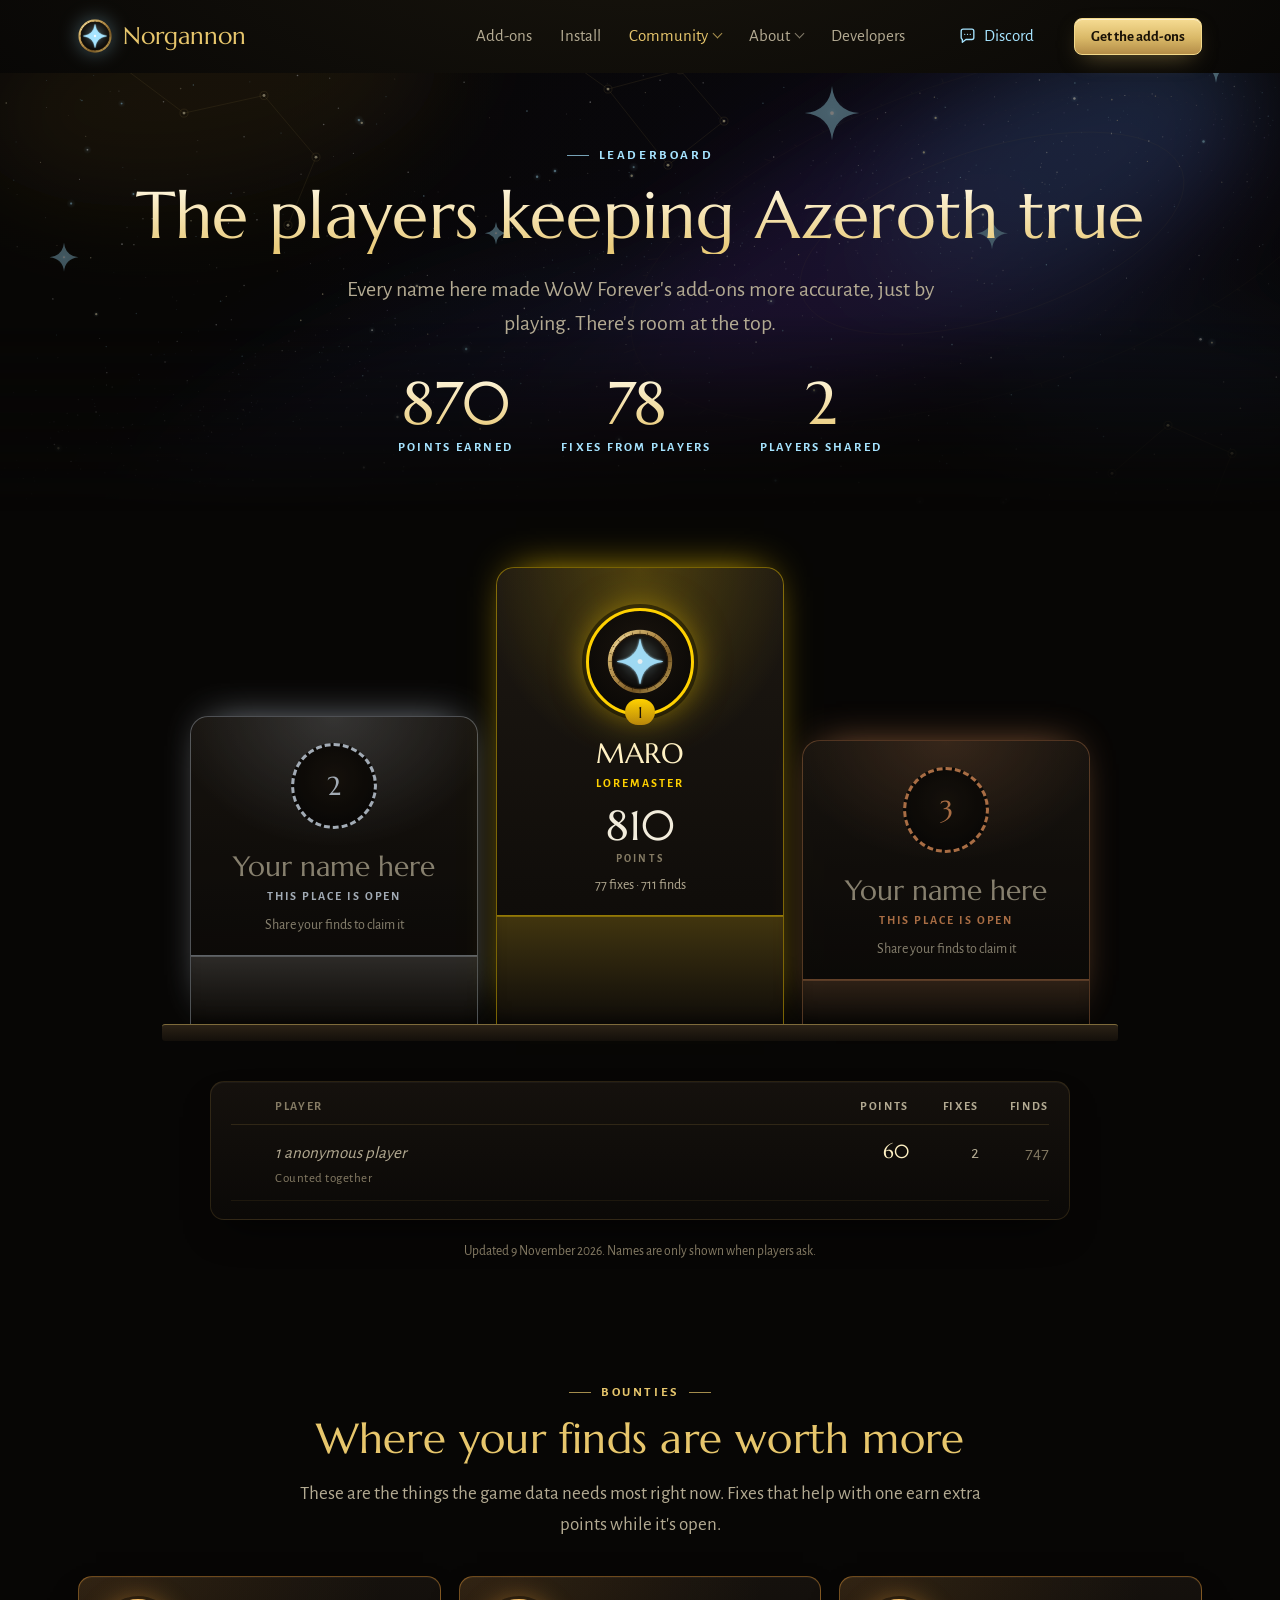
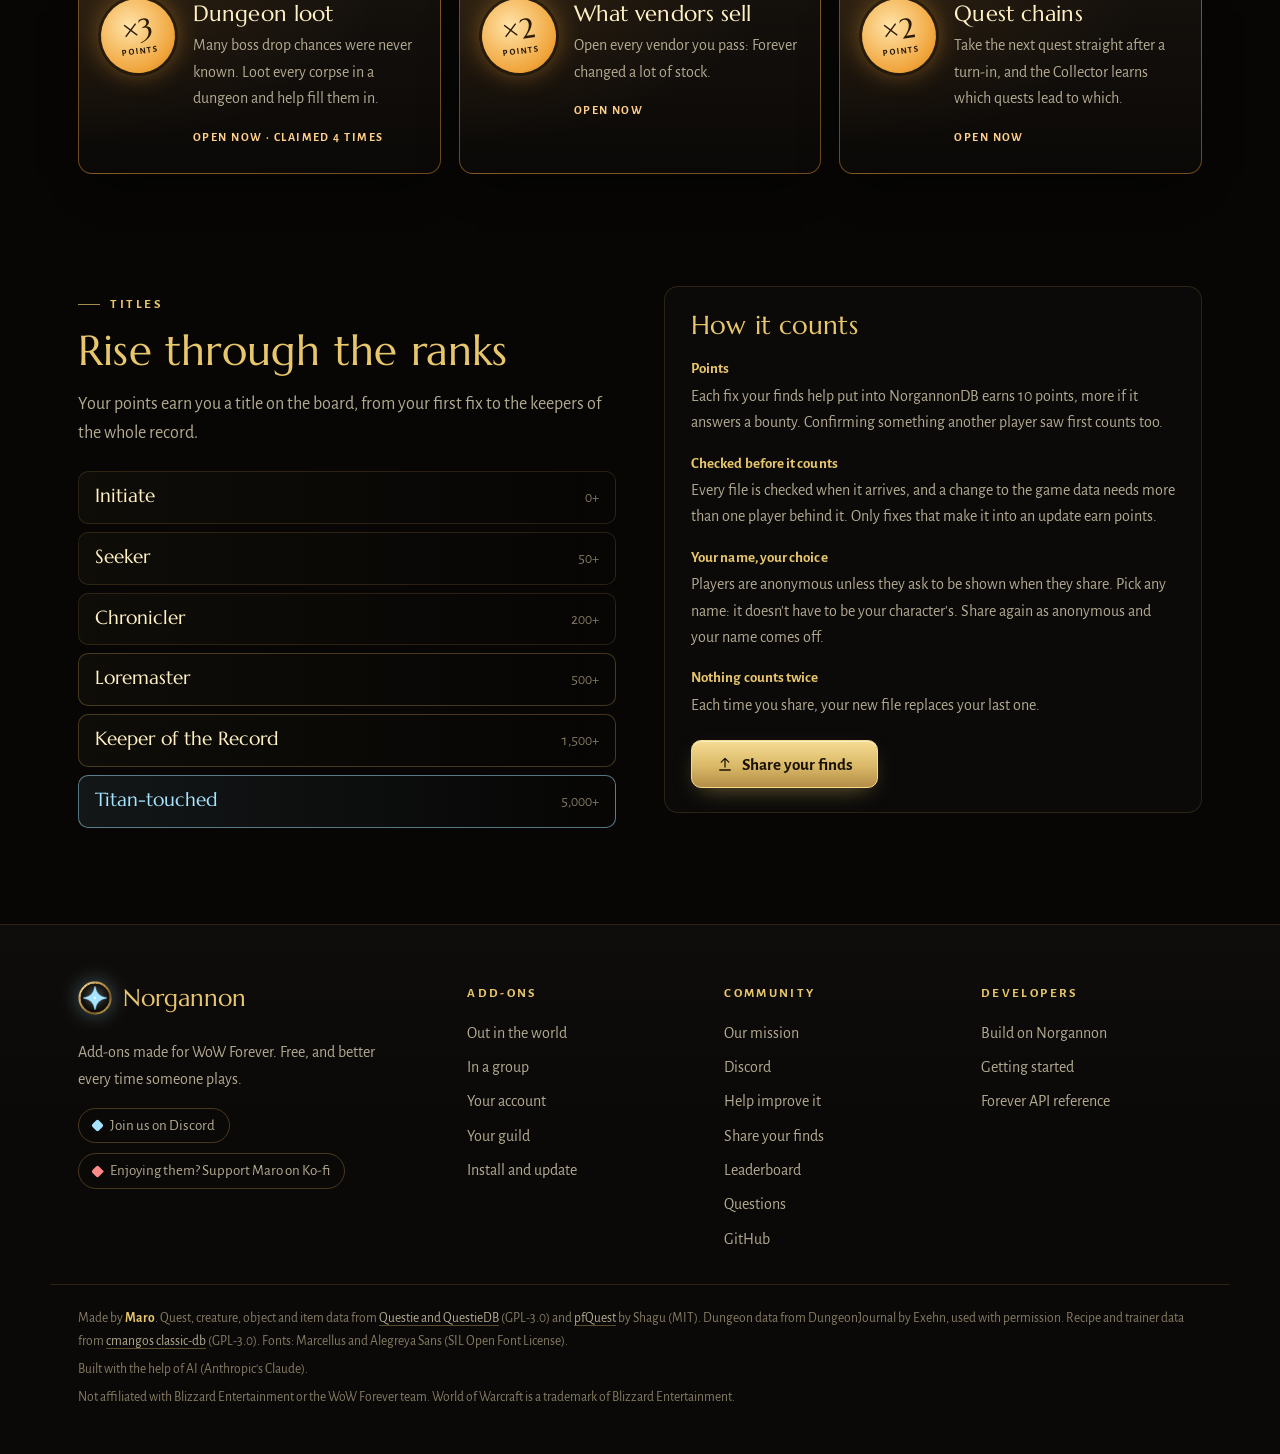
<file: leaderboard.html>
<!doctype html>
<html lang="en">
<head>
<meta charset="utf-8">
<meta name="viewport" content="width=device-width, initial-scale=1">
<title>Leaderboard · Norgannon</title>
<meta name="description" content="The players helping make WoW Forever&#x27;s add-ons more accurate, just by playing, and the bounties open now.">
<meta name="theme-color" content="#0b0907">
<meta property="og:type" content="website">
<meta property="og:title" content="Leaderboard · Norgannon">
<meta property="og:description" content="The players helping make WoW Forever&#x27;s add-ons more accurate, just by playing, and the bounties open now.">
<meta property="og:image" content="https://zmarotrix.github.io/norgannon/img/social-card.png">
<meta property="og:url" content="https://zmarotrix.github.io/norgannon/leaderboard.html">
<link rel="canonical" href="https://zmarotrix.github.io/norgannon/leaderboard.html">
<meta name="twitter:card" content="summary_large_image">
<link rel="icon" type="image/png" sizes="32x32" href="img/marks/core-32.png">
<link rel="apple-touch-icon" href="img/marks/core-256.png">
<link rel="preload" href="fonts/Marcellus-Regular.ttf" as="font" type="font/ttf" crossorigin>
<link rel="stylesheet" href="style.css?v=107305f1">
</head>
<body class="">
<a class="skip" href="#main">Skip to content</a>
<header class="top" id="top">
  <div class="top-inner">
    <a class="brand" href="index.html"><img src="img/marks/core-64.png" alt="" width="34" height="34"><span>Norgannon</span></a>
    <nav class="nav" id="nav" aria-label="Main">
      <a href="addons.html" class="nav-top">Add-ons</a>
      <a href="install.html" class="nav-top">Install</a>
      <div class="nav-group on"><button class="nav-top" type="button" aria-expanded="false" aria-controls="nav-g2">Community<span class="caret" aria-hidden="true"></span></button><ul class="nav-menu" id="nav-g2" aria-label="Community"><li><a href="improve.html">Help improve it</a></li><li><a href="share.html">Share your finds</a></li><li><a href="leaderboard.html" class="on" aria-current="page">Leaderboard</a></li><li><a href="https://discord.gg/mvnuGyfMxB" rel="noopener">Discord</a></li></ul></div>
      <div class="nav-group"><button class="nav-top" type="button" aria-expanded="false" aria-controls="nav-g3">About<span class="caret" aria-hidden="true"></span></button><ul class="nav-menu" id="nav-g3" aria-label="About"><li><a href="mission.html">Our mission</a></li><li><a href="index.html#news">What's new</a></li><li><a href="index.html#faq">FAQ</a></li></ul></div>
      <a href="developers/index.html" class="nav-top">Developers</a>
    </nav>
    <a class="top-discord" href="https://discord.gg/mvnuGyfMxB" rel="noopener" aria-label="Discord" title="Discord"><svg class="icon" viewBox="0 0 24 24" aria-hidden="true" fill="none" stroke="currentColor" stroke-width="1.7" stroke-linecap="round" stroke-linejoin="round"><path d="M4 6.5A2.5 2.5 0 0 1 6.5 4h11A2.5 2.5 0 0 1 20 6.5v8a2.5 2.5 0 0 1-2.5 2.5H10l-4.5 3.5V17A2.5 2.5 0 0 1 4 14.5z"/><path d="M8.5 10.5h.01M12 10.5h.01M15.5 10.5h.01"/></svg><span>Discord</span></a>
    <a class="btn small nav-cta" href="addons.html">Get the add-ons</a>
    <button class="menu" id="menu" aria-label="Menu" aria-expanded="false" aria-controls="nav">
      <span></span><span></span><span></span>
    </button>
  </div>
</header>
<main id="main">

<section class="hero hero-page hero-board">
  <div class="sky" aria-hidden="true"></div>
  <div class="wrap center">
    <span class="eyebrow star">Leaderboard</span>
    <h1>The players keeping Azeroth true</h1>
    <p class="lead">Every name here made WoW Forever's add-ons more accurate, just by playing. There's room at the top.</p>
    <div class="board-totals">
      <div><b data-count="870">870</b><span>points earned</span></div>
      <div><b data-count="78">78</b><span>fixes from players</span></div>
      <div><b data-count="2">2</b><span>players shared</span></div>
    </div>
  </div>
</section>

<section class="section podium-section">
  <div class="wrap"><div class="podium"><a class="step silver open" href="share.html"><div class="crest"><span class="place">2</span></div><b class="name">Your name here</b><em class="title">This place is open</em><span class="sub">Share your finds to claim it</span><div class="plinth"></div></a><div class="step gold"><div class="crest"><img src="img/marks/core-128.png" alt="" width="64" height="64"><span class="place">1</span></div><b class="name">MARO</b><em class="title">Loremaster</em><span class="pts">810<small>points</small></span><span class="sub">77 fixes · 711 finds</span><div class="plinth"></div></div><a class="step bronze open" href="share.html"><div class="crest"><span class="place">3</span></div><b class="name">Your name here</b><em class="title">This place is open</em><span class="sub">Share your finds to claim it</span><div class="plinth"></div></a></div>
    <div class="board"><div class="board-head"><span></span><span>Player</span><span class="num">Points</span><span class="num">Fixes</span><span class="num">Finds</span></div><ol><li class="anon"><span class="rank"></span><div class="who"><b>1 anonymous player</b><em>Counted together</em></div><span class="num pts">60</span><span class="num">2</span><span class="num dim">747</span></li></ol></div><p class="fine center">Updated 9 November 2026. Names are only shown when players ask.</p></div>
</section>

<section class="section" id="bounties">
  <div class="wrap">
    <div class="section-head center"><span class="eyebrow">Bounties</span><h2>Where your finds are worth more</h2>
      <p>These are the things the game data needs most right now. Fixes that help with one earn extra points while it's
        open.</p></div>
    <div class="bounties"><article class="bounty"><div class="seal">×3<small>points</small></div><div><h3>Dungeon loot</h3><p>Many boss drop chances were never known. Loot every corpse in a dungeon and help fill them in.</p><span class="bounty-meta">Open now · claimed 4 times</span></div></article><article class="bounty"><div class="seal">×2<small>points</small></div><div><h3>What vendors sell</h3><p>Open every vendor you pass: Forever changed a lot of stock.</p><span class="bounty-meta">Open now</span></div></article><article class="bounty"><div class="seal">×2<small>points</small></div><div><h3>Quest chains</h3><p>Take the next quest straight after a turn-in, and the Collector learns which quests lead to which.</p><span class="bounty-meta">Open now</span></div></article></div>
  </div>
</section>

<section class="section">
  <div class="wrap split start">
    <div>
      <span class="eyebrow">Titles</span>
      <h2>Rise through the ranks</h2>
      <p>Your points earn you a title on the board, from your first fix to the keepers of the whole record.</p>
      <ol class="ladder"><li><b>Initiate</b><span>0+</span></li><li><b>Seeker</b><span>50+</span></li><li><b>Chronicler</b><span>200+</span></li><li><b>Loremaster</b><span>500+</span></li><li><b>Keeper of the Record</b><span>1,500+</span></li><li><b>Titan-touched</b><span>5,000+</span></li></ol>
    </div>
    <aside class="board-help">
      <h2>How it counts</h2>
      <h3>Points</h3>
      <p>Each fix your finds help put into NorgannonDB earns 10 points, more if it answers a bounty.
        Confirming something another player saw first counts too.</p>
      <h3>Checked before it counts</h3>
      <p>Every file is checked when it arrives, and a change to the game data needs more than one player behind it. Only
        fixes that make it into an update earn points.</p>
      <h3>Your name, your choice</h3>
      <p>Players are anonymous unless they ask to be shown when they share. Pick any name: it doesn't have to be your
        character's. Share again as anonymous and your name comes off.</p>
      <h3>Nothing counts twice</h3>
      <p>Each time you share, your new file replaces your last one.</p>
      <div class="actions left"><a class="btn" href="share.html"><svg class="icon" viewBox="0 0 24 24" aria-hidden="true" fill="none" stroke="currentColor" stroke-width="1.7" stroke-linecap="round" stroke-linejoin="round"><path d="M12 16V5M7 9.5l5-5 5 5M5 20h14"/></svg> Share your finds</a></div>
    </aside>
  </div>
</section>
<script src="board.js?v=390b49fd"></script>
</main>
<footer class="foot">
  <div class="foot-inner">
    <div class="foot-brand">
      <a class="brand" href="index.html"><img src="img/marks/core-64.png" alt="" width="34" height="34"><span>Norgannon</span></a>
      <p>Add-ons made for WoW Forever. Free, and better every time someone plays.</p>
      <div class="foot-links">
        <a class="pill discord" href="https://discord.gg/mvnuGyfMxB" rel="noopener">Join us on Discord</a>
        <a class="pill kofi" href="https://ko-fi.com/zmarotrix" rel="noopener">Enjoying them? Support Maro on Ko-fi</a>
      </div>
    </div>
    <div class="foot-col">
      <h4>Add-ons</h4>
      <a href="addons.html#world">Out in the world</a>
      <a href="addons.html#group">In a group</a>
      <a href="addons.html#account">Your account</a>
      <a href="addons.html#guild">Your guild</a>
      <a href="install.html">Install and update</a>
    </div>
    <div class="foot-col">
      <h4>Community</h4>
      <a href="mission.html">Our mission</a>
      <a href="https://discord.gg/mvnuGyfMxB" rel="noopener">Discord</a>
      <a href="improve.html">Help improve it</a>
      <a href="share.html">Share your finds</a>
      <a href="leaderboard.html">Leaderboard</a>
      <a href="index.html#faq">Questions</a>
      <a href="https://github.com/zmarotrix">GitHub</a>
    </div>
    <div class="foot-col">
      <h4>Developers</h4>
      <a href="developers/index.html">Build on Norgannon</a>
      <a href="developers/getting-started.html">Getting started</a>
      <a href="https://zmarotrix.github.io/ForeverAPI/" rel="noopener">Forever API reference</a>
    </div>
  </div>
  <div class="foot-fine">
    <p>Made by <b>Maro</b>. Quest, creature, object and item data from <a href="https://github.com/Questie/Questie">Questie and QuestieDB</a>
      (GPL-3.0) and <a href="https://github.com/shagu/pfQuest">pfQuest</a> by Shagu (MIT). Dungeon data from DungeonJournal by
      Exehn, used with permission. Recipe and trainer data from <a href="https://github.com/cmangos/classic-db">cmangos classic-db</a> (GPL-3.0). Fonts: Marcellus and Alegreya Sans (SIL Open Font License).</p>
    <p>Built with the help of AI (Anthropic&#x27;s Claude).</p>
    <p>Not affiliated with Blizzard Entertainment or the WoW Forever team. World of Warcraft is a trademark of Blizzard
      Entertainment.</p>
  </div>
</footer>
<script>
(function () {
  var b = document.getElementById("menu"), n = document.getElementById("nav"), top = document.getElementById("top");
  b.addEventListener("click", function () {
    var open = n.classList.toggle("open");
    b.setAttribute("aria-expanded", open ? "true" : "false");
  });
  // header menus: open on click (and hover, by CSS, with a mouse); one at a time; Escape or a click outside closes
  var groups = n.querySelectorAll(".nav-group");
  var closeAll = function (except) {
    groups.forEach(function (g) { if (g !== except) { g.classList.remove("open"); g.querySelector(".nav-top").setAttribute("aria-expanded", "false"); } });
  };
  groups.forEach(function (g) {
    var t = g.querySelector(".nav-top");
    t.addEventListener("click", function (e) {
      e.stopPropagation();
      var open = !g.classList.contains("open");
      closeAll(g); g.classList.toggle("open", open); t.setAttribute("aria-expanded", open ? "true" : "false");
    });
  });
  document.addEventListener("click", function () { closeAll(); });
  document.addEventListener("keydown", function (e) { if (e.key === "Escape") closeAll(); });
  var onScroll = function () { top.classList.toggle("scrolled", window.scrollY > 8); };
  window.addEventListener("scroll", onScroll, { passive: true });
  onScroll();
  // sections fade up as they come into view (everything is visible without script or with reduced motion)
  if ("IntersectionObserver" in window && !window.matchMedia("(prefers-reduced-motion: reduce)").matches) {
    var els = document.querySelectorAll(".section-head, .pillar, .feature, .showcase, .steps-row li, .faq, .cta, .community, .bigstats, .privacy > div, .split > div, .credits");
    var io = new IntersectionObserver(function (entries) {
      entries.forEach(function (e) { if (e.isIntersecting) { e.target.classList.add("shown"); io.unobserve(e.target); } });
    }, { rootMargin: "0px 0px -8% 0px" });
    var vh = window.innerHeight;
    els.forEach(function (el) {
      if (el.getBoundingClientRect().top < vh) return;   // already on screen (or jumped to): show it as it is
      el.classList.add("reveal", "pending"); io.observe(el);
    });
  }
})();
</script>
</body>
</html>
</file>
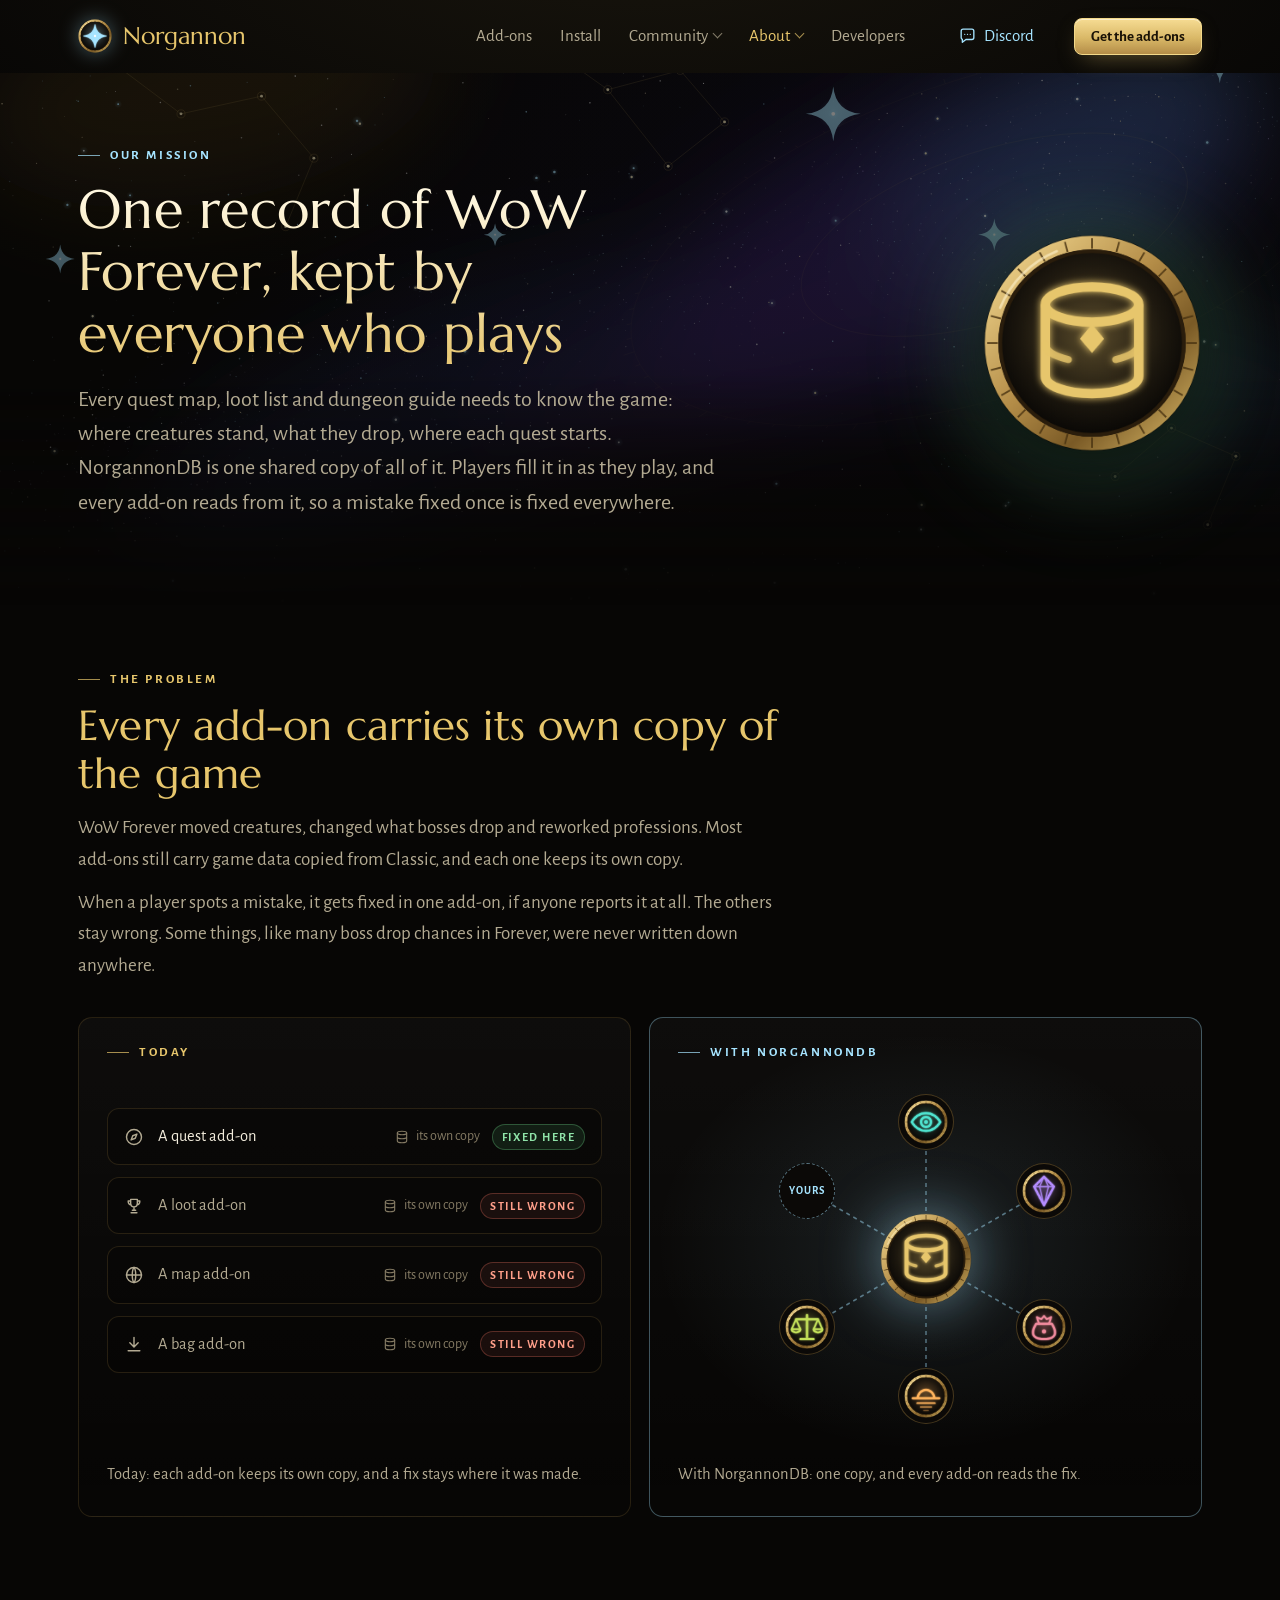
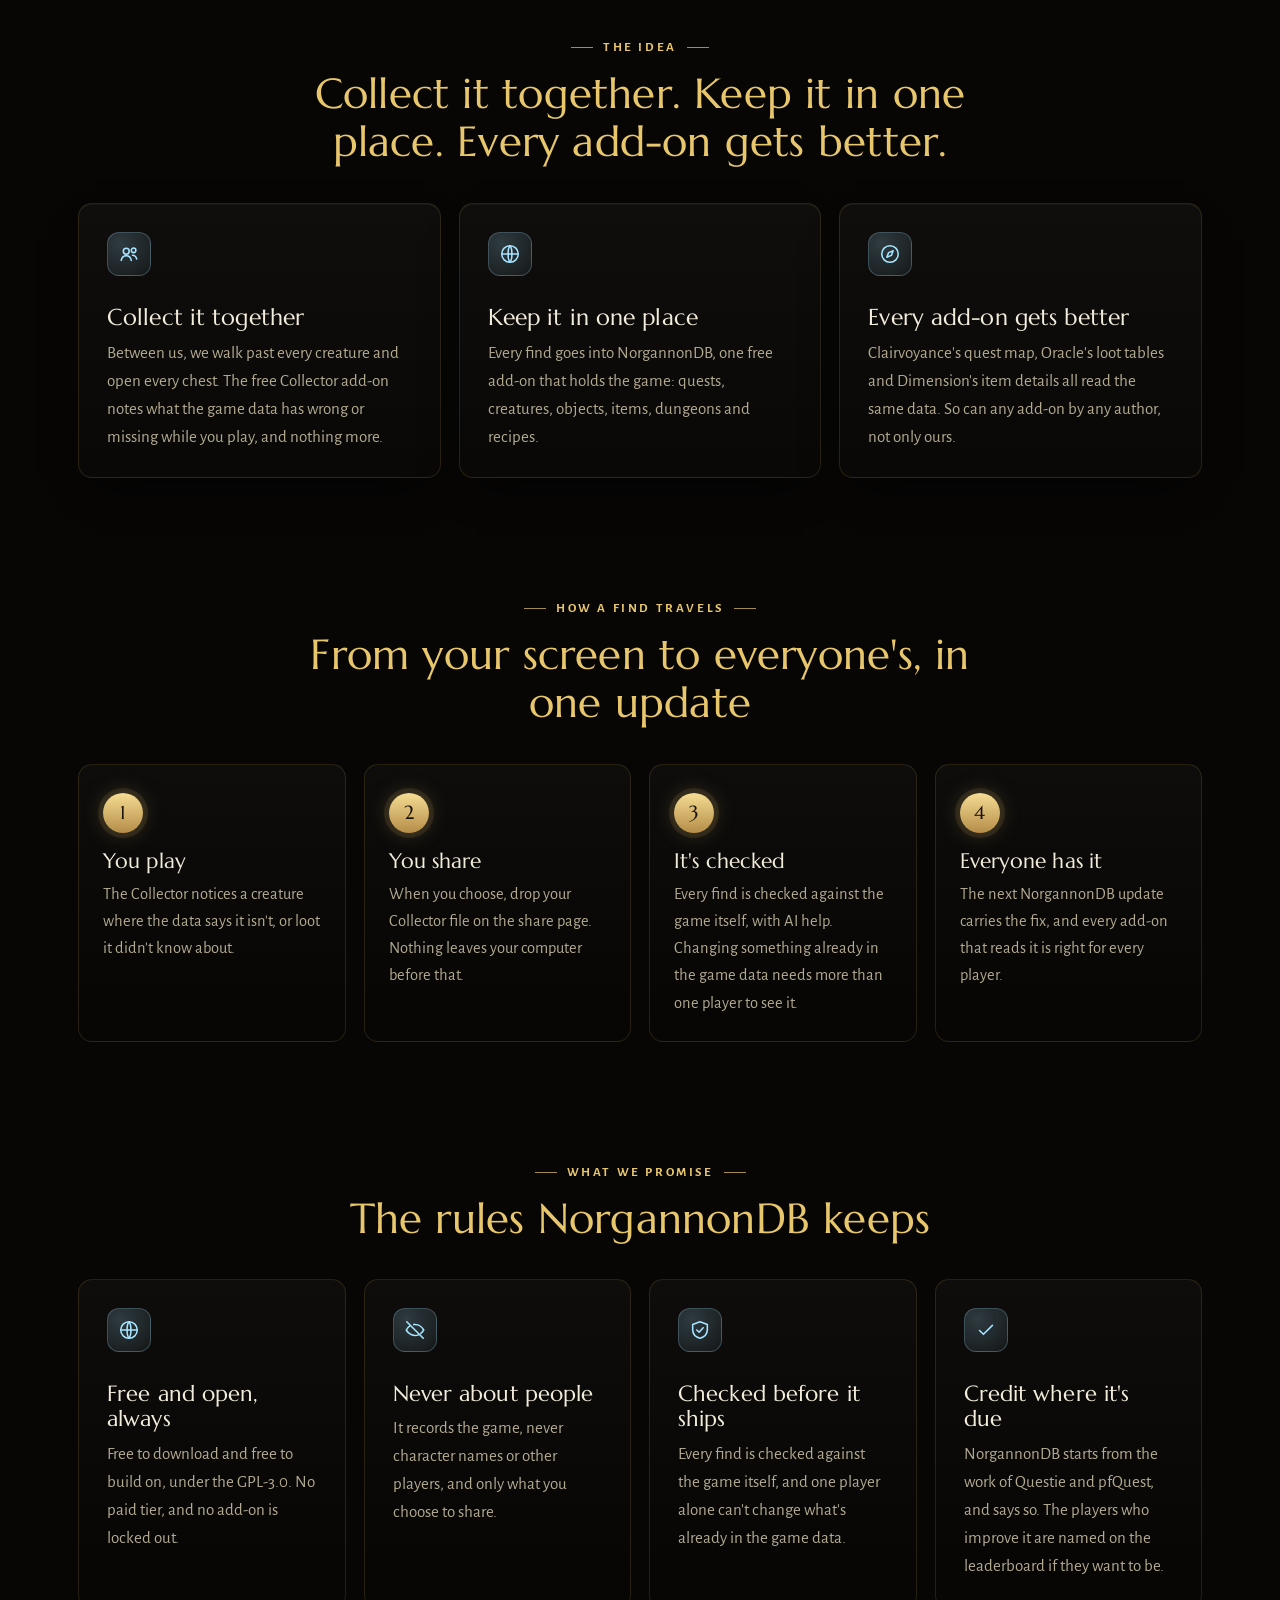
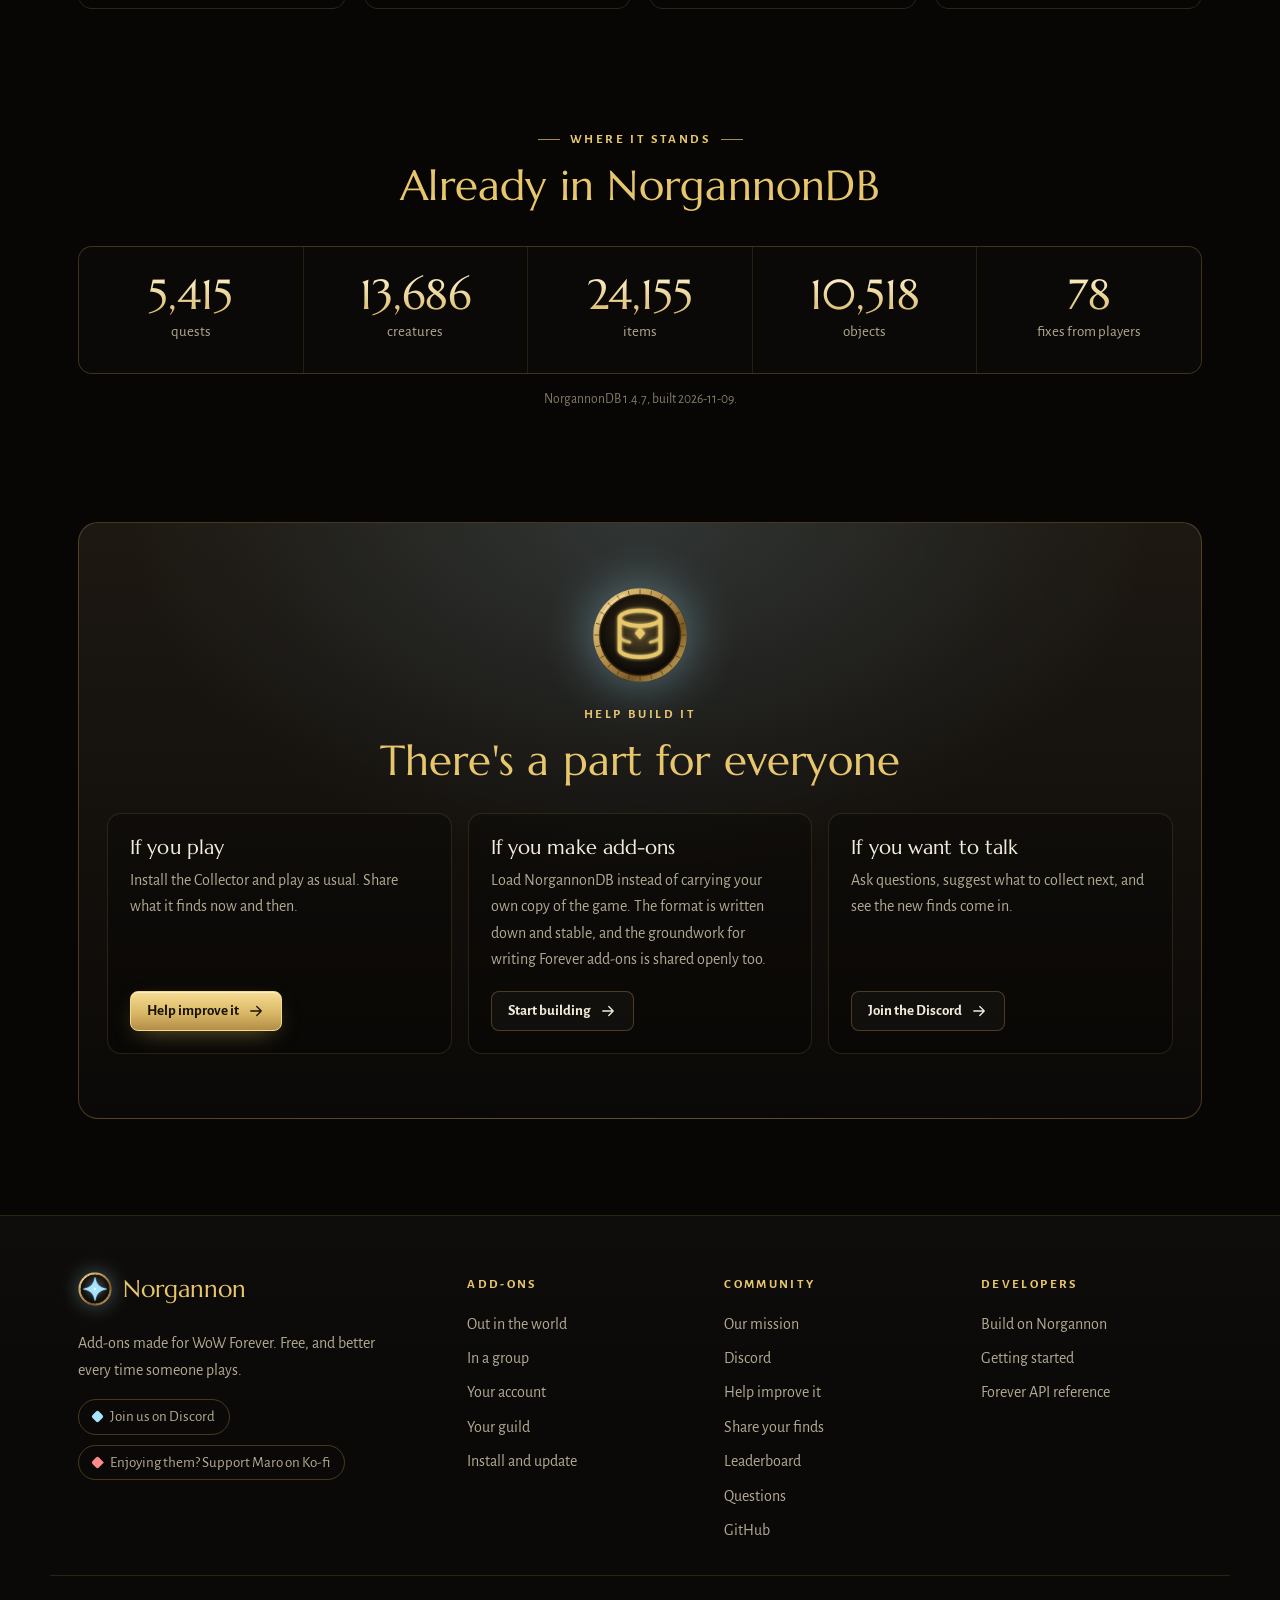
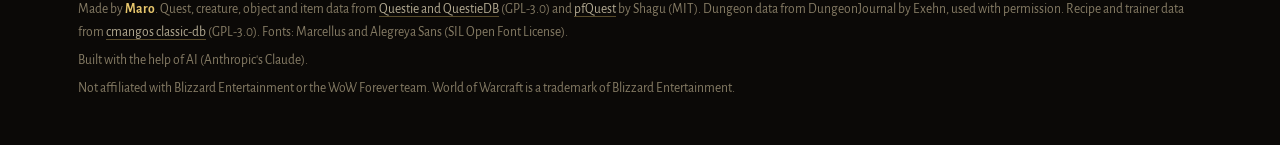
<file: mission.html>
<!doctype html>
<html lang="en">
<head>
<meta charset="utf-8">
<meta name="viewport" content="width=device-width, initial-scale=1">
<title>Our mission · Norgannon</title>
<meta name="description" content="Why NorgannonDB exists: one shared record of WoW Forever, filled in by everyone who plays and read by every add-on.">
<meta name="theme-color" content="#0b0907">
<meta property="og:type" content="website">
<meta property="og:title" content="Our mission · Norgannon">
<meta property="og:description" content="Why NorgannonDB exists: one shared record of WoW Forever, filled in by everyone who plays and read by every add-on.">
<meta property="og:image" content="https://zmarotrix.github.io/norgannon/img/social-card.png">
<meta property="og:url" content="https://zmarotrix.github.io/norgannon/mission.html">
<link rel="canonical" href="https://zmarotrix.github.io/norgannon/mission.html">
<meta name="twitter:card" content="summary_large_image">
<link rel="icon" type="image/png" sizes="32x32" href="img/marks/core-32.png">
<link rel="apple-touch-icon" href="img/marks/core-256.png">
<link rel="preload" href="fonts/Marcellus-Regular.ttf" as="font" type="font/ttf" crossorigin>
<link rel="stylesheet" href="style.css?v=107305f1">
</head>
<body class="">
<a class="skip" href="#main">Skip to content</a>
<header class="top" id="top">
  <div class="top-inner">
    <a class="brand" href="index.html"><img src="img/marks/core-64.png" alt="" width="34" height="34"><span>Norgannon</span></a>
    <nav class="nav" id="nav" aria-label="Main">
      <a href="addons.html" class="nav-top">Add-ons</a>
      <a href="install.html" class="nav-top">Install</a>
      <div class="nav-group"><button class="nav-top" type="button" aria-expanded="false" aria-controls="nav-g2">Community<span class="caret" aria-hidden="true"></span></button><ul class="nav-menu" id="nav-g2" aria-label="Community"><li><a href="improve.html">Help improve it</a></li><li><a href="share.html">Share your finds</a></li><li><a href="leaderboard.html">Leaderboard</a></li><li><a href="https://discord.gg/mvnuGyfMxB" rel="noopener">Discord</a></li></ul></div>
      <div class="nav-group on"><button class="nav-top" type="button" aria-expanded="false" aria-controls="nav-g3">About<span class="caret" aria-hidden="true"></span></button><ul class="nav-menu" id="nav-g3" aria-label="About"><li><a href="mission.html" class="on" aria-current="page">Our mission</a></li><li><a href="index.html#news">What's new</a></li><li><a href="index.html#faq">FAQ</a></li></ul></div>
      <a href="developers/index.html" class="nav-top">Developers</a>
    </nav>
    <a class="top-discord" href="https://discord.gg/mvnuGyfMxB" rel="noopener" aria-label="Discord" title="Discord"><svg class="icon" viewBox="0 0 24 24" aria-hidden="true" fill="none" stroke="currentColor" stroke-width="1.7" stroke-linecap="round" stroke-linejoin="round"><path d="M4 6.5A2.5 2.5 0 0 1 6.5 4h11A2.5 2.5 0 0 1 20 6.5v8a2.5 2.5 0 0 1-2.5 2.5H10l-4.5 3.5V17A2.5 2.5 0 0 1 4 14.5z"/><path d="M8.5 10.5h.01M12 10.5h.01M15.5 10.5h.01"/></svg><span>Discord</span></a>
    <a class="btn small nav-cta" href="addons.html">Get the add-ons</a>
    <button class="menu" id="menu" aria-label="Menu" aria-expanded="false" aria-controls="nav">
      <span></span><span></span><span></span>
    </button>
  </div>
</header>
<main id="main">

<section class="hero hero-page">
  <div class="sky" aria-hidden="true"></div>
  <div class="wrap hero-grid narrow">
    <div class="hero-text">
      <span class="eyebrow star">Our mission</span>
      <h1>One record of WoW Forever, kept by everyone who plays</h1>
      <p class="lead">Every quest map, loot list and dungeon guide needs to know the game: where creatures stand, what they drop, where each quest starts. NorgannonDB is one shared copy of all of it. Players fill it in as they play, and every add-on reads from it, so a mistake fixed once is fixed everywhere.</p>
    </div>
    <div class="emblem bare mission-mark"><img src="img/marks/norgannondb-256.png" alt="" width="220" height="220"></div>
  </div>
</section>

<section class="section">
  <div class="wrap">
    <div class="section-head">
      <span class="eyebrow">The problem</span>
      <h2>Every add-on carries its own copy of the game</h2>
      <p>WoW Forever moved creatures, changed what bosses drop and reworked professions. Most add-ons still carry game data copied from Classic, and each one keeps its own copy.</p><p>When a player spots a mistake, it gets fixed in one add-on, if anyone reports it at all. The others stay wrong. Some things, like many boss drop chances in Forever, were never written down anywhere.</p>
    </div>
    <div class="compare">
  <figure class="compare-card">
    <span class="eyebrow">Today</span>
    <ul class="copies"><li class="fixed"><svg class="icon" viewBox="0 0 24 24" aria-hidden="true" fill="none" stroke="currentColor" stroke-width="1.7" stroke-linecap="round" stroke-linejoin="round"><circle cx="12" cy="12" r="9"/><path d="M15.5 8.5l-2 5-5 2 2-5z"/></svg><span class="who">A quest add-on</span><span class="copy"><svg class="icon" viewBox="0 0 24 24" aria-hidden="true" fill="none" stroke="currentColor" stroke-width="1.7" stroke-linecap="round" stroke-linejoin="round"><ellipse cx="12" cy="6" rx="7" ry="2.6"/><path d="M5 6v12c0 1.4 3.1 2.6 7 2.6s7-1.2 7-2.6V6M5 12c0 1.4 3.1 2.6 7 2.6s7-1.2 7-2.6"/></svg>its own copy</span><span class="state">Fixed here</span></li><li class="stale"><svg class="icon" viewBox="0 0 24 24" aria-hidden="true" fill="none" stroke="currentColor" stroke-width="1.7" stroke-linecap="round" stroke-linejoin="round"><path d="M8 4h8v5a4 4 0 0 1-8 0zM8 6H5c0 3 1.5 4.5 3.5 4.5M16 6h3c0 3-1.5 4.5-3.5 4.5M12 13v4M8.5 20h7M10 17h4"/></svg><span class="who">A loot add-on</span><span class="copy"><svg class="icon" viewBox="0 0 24 24" aria-hidden="true" fill="none" stroke="currentColor" stroke-width="1.7" stroke-linecap="round" stroke-linejoin="round"><ellipse cx="12" cy="6" rx="7" ry="2.6"/><path d="M5 6v12c0 1.4 3.1 2.6 7 2.6s7-1.2 7-2.6V6M5 12c0 1.4 3.1 2.6 7 2.6s7-1.2 7-2.6"/></svg>its own copy</span><span class="state">Still wrong</span></li><li class="stale"><svg class="icon" viewBox="0 0 24 24" aria-hidden="true" fill="none" stroke="currentColor" stroke-width="1.7" stroke-linecap="round" stroke-linejoin="round"><circle cx="12" cy="12" r="9"/><path d="M3 12h18M12 3c2.8 3 2.8 15 0 18M12 3c-2.8 3-2.8 15 0 18"/></svg><span class="who">A map add-on</span><span class="copy"><svg class="icon" viewBox="0 0 24 24" aria-hidden="true" fill="none" stroke="currentColor" stroke-width="1.7" stroke-linecap="round" stroke-linejoin="round"><ellipse cx="12" cy="6" rx="7" ry="2.6"/><path d="M5 6v12c0 1.4 3.1 2.6 7 2.6s7-1.2 7-2.6V6M5 12c0 1.4 3.1 2.6 7 2.6s7-1.2 7-2.6"/></svg>its own copy</span><span class="state">Still wrong</span></li><li class="stale"><svg class="icon" viewBox="0 0 24 24" aria-hidden="true" fill="none" stroke="currentColor" stroke-width="1.7" stroke-linecap="round" stroke-linejoin="round"><path d="M12 4v11M7 10.5l5 5 5-5M5 20h14"/></svg><span class="who">A bag add-on</span><span class="copy"><svg class="icon" viewBox="0 0 24 24" aria-hidden="true" fill="none" stroke="currentColor" stroke-width="1.7" stroke-linecap="round" stroke-linejoin="round"><ellipse cx="12" cy="6" rx="7" ry="2.6"/><path d="M5 6v12c0 1.4 3.1 2.6 7 2.6s7-1.2 7-2.6V6M5 12c0 1.4 3.1 2.6 7 2.6s7-1.2 7-2.6"/></svg>its own copy</span><span class="state">Still wrong</span></li></ul>
    <figcaption>Today: each add-on keeps its own copy, and a fix stays where it was made.</figcaption>
  </figure>
  <figure class="compare-card good">
    <span class="eyebrow star">With NorgannonDB</span>
    <div class="hub" role="img" aria-label="NorgannonDB in the middle, read by Clairvoyance, Oracle, Dimension, Retrospect, Council and any other add-on">
      <svg viewBox="0 0 100 100" preserveAspectRatio="none" aria-hidden="true"><line x1="50" y1="50" x2="50.0" y2="12.0"/><line x1="50" y1="50" x2="82.9" y2="31.0"/><line x1="50" y1="50" x2="82.9" y2="69.0"/><line x1="50" y1="50" x2="50.0" y2="88.0"/><line x1="50" y1="50" x2="17.1" y2="69.0"/><line x1="50" y1="50" x2="17.1" y2="31.0"/></svg>
      <span class="hub-core"><img src="img/marks/norgannondb-128.png" alt="" width="92" height="92"></span>
      <span class="hub-node" style="left:50.0%;top:12.0%" title="Clairvoyance"><img src="img/marks/clairvoyance-64.png" alt="" width="44" height="44"></span><span class="hub-node" style="left:82.9%;top:31.0%" title="Oracle"><img src="img/marks/oracle-64.png" alt="" width="44" height="44"></span><span class="hub-node" style="left:82.9%;top:69.0%" title="Dimension"><img src="img/marks/dimension-64.png" alt="" width="44" height="44"></span><span class="hub-node" style="left:50.0%;top:88.0%" title="Retrospect"><img src="img/marks/retrospect-64.png" alt="" width="44" height="44"></span><span class="hub-node" style="left:17.1%;top:69.0%" title="Council"><img src="img/marks/council-64.png" alt="" width="44" height="44"></span><span class="hub-node any" style="left:17.1%;top:31.0%" title="Any add-on"><span>Yours</span></span>
    </div>
    <figcaption>With NorgannonDB: one copy, and every add-on reads the fix.</figcaption>
  </figure>
</div>
  </div>
</section>

<section class="section">
  <div class="wrap">
    <div class="section-head center"><span class="eyebrow">The idea</span><h2>Collect it together. Keep it in one place. Every add-on gets better.</h2></div>
    <div class="pillars"><div class="pillar"><svg class="pillar-icon" viewBox="0 0 24 24" aria-hidden="true" fill="none" stroke="currentColor" stroke-width="1.7" stroke-linecap="round" stroke-linejoin="round"><circle cx="9" cy="9" r="3.2"/><path d="M3.5 19c.6-3.2 2.8-5 5.5-5s4.9 1.8 5.5 5"/><circle cx="17" cy="8" r="2.5"/><path d="M15.8 13.3c2.3.1 4 1.6 4.6 4.2"/></svg><h3>Collect it together</h3><p>Between us, we walk past every creature and open every chest. The free Collector add-on notes what the game data has wrong or missing while you play, and nothing more.</p></div><div class="pillar"><svg class="pillar-icon" viewBox="0 0 24 24" aria-hidden="true" fill="none" stroke="currentColor" stroke-width="1.7" stroke-linecap="round" stroke-linejoin="round"><circle cx="12" cy="12" r="9"/><path d="M3 12h18M12 3c2.8 3 2.8 15 0 18M12 3c-2.8 3-2.8 15 0 18"/></svg><h3>Keep it in one place</h3><p>Every find goes into NorgannonDB, one free add-on that holds the game: quests, creatures, objects, items, dungeons and recipes.</p></div><div class="pillar"><svg class="pillar-icon" viewBox="0 0 24 24" aria-hidden="true" fill="none" stroke="currentColor" stroke-width="1.7" stroke-linecap="round" stroke-linejoin="round"><circle cx="12" cy="12" r="9"/><path d="M15.5 8.5l-2 5-5 2 2-5z"/></svg><h3>Every add-on gets better</h3><p>Clairvoyance&#x27;s quest map, Oracle&#x27;s loot tables and Dimension&#x27;s item details all read the same data. So can any add-on by any author, not only ours.</p></div></div>
  </div>
</section>

<section class="section">
  <div class="wrap">
    <div class="section-head center"><span class="eyebrow">How a find travels</span><h2>From your screen to everyone&#x27;s, in one update</h2></div>
    <ol class="steps-row four"><li><span class="step-n">1</span><h3>You play</h3><p>The Collector notices a creature where the data says it isn&#x27;t, or loot it didn&#x27;t know about.</p></li><li><span class="step-n">2</span><h3>You share</h3><p>When you choose, drop your Collector file on the share page. Nothing leaves your computer before that.</p></li><li><span class="step-n">3</span><h3>It&#x27;s checked</h3><p>Every find is checked against the game itself, with AI help. Changing something already in the game data needs more than one player to see it.</p></li><li><span class="step-n">4</span><h3>Everyone has it</h3><p>The next NorgannonDB update carries the fix, and every add-on that reads it is right for every player.</p></li></ol>
  </div>
</section>

<section class="section">
  <div class="wrap">
    <div class="section-head center"><span class="eyebrow">What we promise</span><h2>The rules NorgannonDB keeps</h2></div>
    <div class="privacy four"><div><svg class="pillar-icon" viewBox="0 0 24 24" aria-hidden="true" fill="none" stroke="currentColor" stroke-width="1.7" stroke-linecap="round" stroke-linejoin="round"><circle cx="12" cy="12" r="9"/><path d="M3 12h18M12 3c2.8 3 2.8 15 0 18M12 3c-2.8 3-2.8 15 0 18"/></svg><h3>Free and open, always</h3><p>Free to download and free to build on, under the GPL-3.0. No paid tier, and no add-on is locked out.</p></div><div><svg class="pillar-icon" viewBox="0 0 24 24" aria-hidden="true" fill="none" stroke="currentColor" stroke-width="1.7" stroke-linecap="round" stroke-linejoin="round"><path d="M3 3l18 18M10.6 6.1A9.8 9.8 0 0 1 12 6c5 0 8.5 4.2 9.5 6-.5.9-1.6 2.4-3.1 3.7M6.4 7.6C4.6 8.9 3.2 10.7 2.5 12c1 1.8 4.5 6 9.5 6 1.6 0 3-.4 4.3-1"/></svg><h3>Never about people</h3><p>It records the game, never character names or other players, and only what you choose to share.</p></div><div><svg class="pillar-icon" viewBox="0 0 24 24" aria-hidden="true" fill="none" stroke="currentColor" stroke-width="1.7" stroke-linecap="round" stroke-linejoin="round"><path d="M12 3l8 3v5.5c0 4.6-3.3 8.2-8 9.5-4.7-1.3-8-4.9-8-9.5V6z"/><path d="M8.5 12l2.5 2.5 4.5-5"/></svg><h3>Checked before it ships</h3><p>Every find is checked against the game itself, and one player alone can&#x27;t change what&#x27;s already in the game data.</p></div><div><svg class="pillar-icon" viewBox="0 0 24 24" aria-hidden="true" fill="none" stroke="currentColor" stroke-width="1.7" stroke-linecap="round" stroke-linejoin="round"><path d="M5 12.5l4.2 4.2L19 7"/></svg><h3>Credit where it&#x27;s due</h3><p>NorgannonDB starts from the work of Questie and pfQuest, and says so. The players who improve it are named on the leaderboard if they want to be.</p></div></div>
  </div>
</section>

<section class="section">
  <div class="wrap">
    <div class="section-head center"><span class="eyebrow">Where it stands</span><h2>Already in NorgannonDB</h2></div>
    <div class="bigstats"><div><b>5,415</b><span>quests</span></div><div><b>13,686</b><span>creatures</span></div><div><b>24,155</b><span>items</span></div><div><b>10,518</b><span>objects</span></div><div><b>78</b><span>fixes from players</span></div></div>
    <p class="fine center">NorgannonDB 1.4.7, built 2026-11-09.</p>
  </div>
</section>

<section class="section">
  <div class="wrap">
    <div class="cta">
      <img src="img/marks/norgannondb-256.png" alt="" width="96" height="96">
      <span class="eyebrow">Help build it</span>
      <h2>There&#x27;s a part for everyone</h2>
      <div class="ways"><div class="way"><h3>If you play</h3><p>Install the Collector and play as usual. Share what it finds now and then.</p><a class="btn small" href="improve.html">Help improve it <svg class="icon" viewBox="0 0 24 24" aria-hidden="true" fill="none" stroke="currentColor" stroke-width="1.7" stroke-linecap="round" stroke-linejoin="round"><path d="M5 12h14M13 6l6 6-6 6"/></svg></a></div><div class="way"><h3>If you make add-ons</h3><p>Load NorgannonDB instead of carrying your own copy of the game. The format is written down and stable, and the groundwork for writing Forever add-ons is shared openly too.</p><a class="btn ghost small" href="developers/index.html">Start building <svg class="icon" viewBox="0 0 24 24" aria-hidden="true" fill="none" stroke="currentColor" stroke-width="1.7" stroke-linecap="round" stroke-linejoin="round"><path d="M5 12h14M13 6l6 6-6 6"/></svg></a></div><div class="way"><h3>If you want to talk</h3><p>Ask questions, suggest what to collect next, and see the new finds come in.</p><a class="btn ghost small" href="https://discord.gg/mvnuGyfMxB" rel=noopener>Join the Discord <svg class="icon" viewBox="0 0 24 24" aria-hidden="true" fill="none" stroke="currentColor" stroke-width="1.7" stroke-linecap="round" stroke-linejoin="round"><path d="M5 12h14M13 6l6 6-6 6"/></svg></a></div></div>
    </div>
  </div>
</section>
</main>
<footer class="foot">
  <div class="foot-inner">
    <div class="foot-brand">
      <a class="brand" href="index.html"><img src="img/marks/core-64.png" alt="" width="34" height="34"><span>Norgannon</span></a>
      <p>Add-ons made for WoW Forever. Free, and better every time someone plays.</p>
      <div class="foot-links">
        <a class="pill discord" href="https://discord.gg/mvnuGyfMxB" rel="noopener">Join us on Discord</a>
        <a class="pill kofi" href="https://ko-fi.com/zmarotrix" rel="noopener">Enjoying them? Support Maro on Ko-fi</a>
      </div>
    </div>
    <div class="foot-col">
      <h4>Add-ons</h4>
      <a href="addons.html#world">Out in the world</a>
      <a href="addons.html#group">In a group</a>
      <a href="addons.html#account">Your account</a>
      <a href="addons.html#guild">Your guild</a>
      <a href="install.html">Install and update</a>
    </div>
    <div class="foot-col">
      <h4>Community</h4>
      <a href="mission.html">Our mission</a>
      <a href="https://discord.gg/mvnuGyfMxB" rel="noopener">Discord</a>
      <a href="improve.html">Help improve it</a>
      <a href="share.html">Share your finds</a>
      <a href="leaderboard.html">Leaderboard</a>
      <a href="index.html#faq">Questions</a>
      <a href="https://github.com/zmarotrix">GitHub</a>
    </div>
    <div class="foot-col">
      <h4>Developers</h4>
      <a href="developers/index.html">Build on Norgannon</a>
      <a href="developers/getting-started.html">Getting started</a>
      <a href="https://zmarotrix.github.io/ForeverAPI/" rel="noopener">Forever API reference</a>
    </div>
  </div>
  <div class="foot-fine">
    <p>Made by <b>Maro</b>. Quest, creature, object and item data from <a href="https://github.com/Questie/Questie">Questie and QuestieDB</a>
      (GPL-3.0) and <a href="https://github.com/shagu/pfQuest">pfQuest</a> by Shagu (MIT). Dungeon data from DungeonJournal by
      Exehn, used with permission. Recipe and trainer data from <a href="https://github.com/cmangos/classic-db">cmangos classic-db</a> (GPL-3.0). Fonts: Marcellus and Alegreya Sans (SIL Open Font License).</p>
    <p>Built with the help of AI (Anthropic&#x27;s Claude).</p>
    <p>Not affiliated with Blizzard Entertainment or the WoW Forever team. World of Warcraft is a trademark of Blizzard
      Entertainment.</p>
  </div>
</footer>
<script>
(function () {
  var b = document.getElementById("menu"), n = document.getElementById("nav"), top = document.getElementById("top");
  b.addEventListener("click", function () {
    var open = n.classList.toggle("open");
    b.setAttribute("aria-expanded", open ? "true" : "false");
  });
  // header menus: open on click (and hover, by CSS, with a mouse); one at a time; Escape or a click outside closes
  var groups = n.querySelectorAll(".nav-group");
  var closeAll = function (except) {
    groups.forEach(function (g) { if (g !== except) { g.classList.remove("open"); g.querySelector(".nav-top").setAttribute("aria-expanded", "false"); } });
  };
  groups.forEach(function (g) {
    var t = g.querySelector(".nav-top");
    t.addEventListener("click", function (e) {
      e.stopPropagation();
      var open = !g.classList.contains("open");
      closeAll(g); g.classList.toggle("open", open); t.setAttribute("aria-expanded", open ? "true" : "false");
    });
  });
  document.addEventListener("click", function () { closeAll(); });
  document.addEventListener("keydown", function (e) { if (e.key === "Escape") closeAll(); });
  var onScroll = function () { top.classList.toggle("scrolled", window.scrollY > 8); };
  window.addEventListener("scroll", onScroll, { passive: true });
  onScroll();
  // sections fade up as they come into view (everything is visible without script or with reduced motion)
  if ("IntersectionObserver" in window && !window.matchMedia("(prefers-reduced-motion: reduce)").matches) {
    var els = document.querySelectorAll(".section-head, .pillar, .feature, .showcase, .steps-row li, .faq, .cta, .community, .bigstats, .privacy > div, .split > div, .credits");
    var io = new IntersectionObserver(function (entries) {
      entries.forEach(function (e) { if (e.isIntersecting) { e.target.classList.add("shown"); io.unobserve(e.target); } });
    }, { rootMargin: "0px 0px -8% 0px" });
    var vh = window.innerHeight;
    els.forEach(function (el) {
      if (el.getBoundingClientRect().top < vh) return;   // already on screen (or jumped to): show it as it is
      el.classList.add("reveal", "pending"); io.observe(el);
    });
  }
})();
</script>
</body>
</html>
</file>
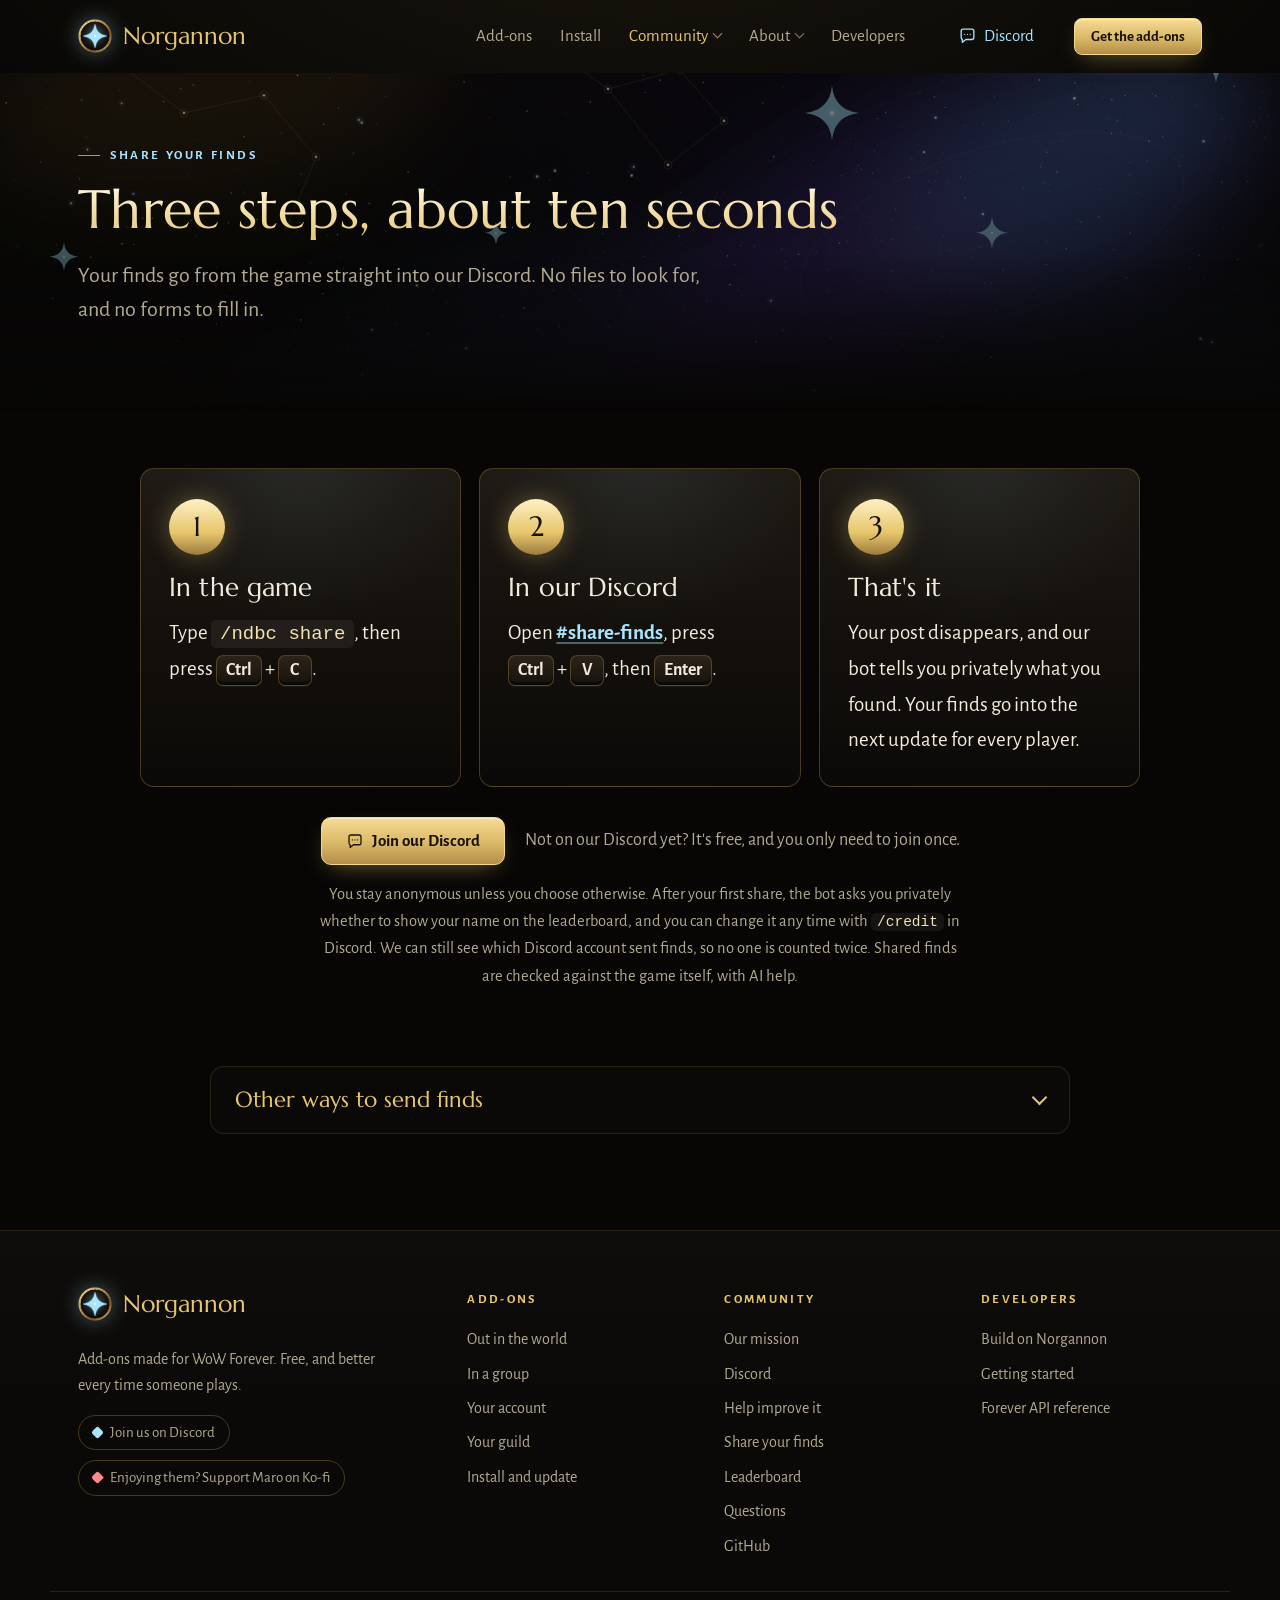
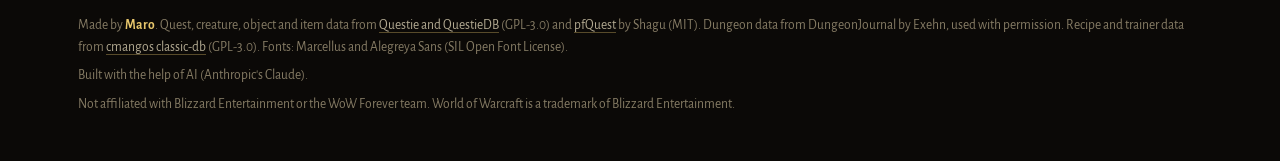
<file: share.html>
<!doctype html>
<html lang="en">
<head>
<meta charset="utf-8">
<meta name="viewport" content="width=device-width, initial-scale=1">
<title>Share your finds · Norgannon</title>
<meta name="description" content="Send what your Norgannon Collector found, and choose whether your name goes on the leaderboard.">
<meta name="theme-color" content="#0b0907">
<meta property="og:type" content="website">
<meta property="og:title" content="Share your finds · Norgannon">
<meta property="og:description" content="Send what your Norgannon Collector found, and choose whether your name goes on the leaderboard.">
<meta property="og:image" content="https://zmarotrix.github.io/norgannon/img/social-card.png">
<meta property="og:url" content="https://zmarotrix.github.io/norgannon/share.html">
<link rel="canonical" href="https://zmarotrix.github.io/norgannon/share.html">
<meta name="twitter:card" content="summary_large_image">
<link rel="icon" type="image/png" sizes="32x32" href="img/marks/core-32.png">
<link rel="apple-touch-icon" href="img/marks/core-256.png">
<link rel="preload" href="fonts/Marcellus-Regular.ttf" as="font" type="font/ttf" crossorigin>
<link rel="stylesheet" href="style.css?v=107305f1">
</head>
<body class="">
<a class="skip" href="#main">Skip to content</a>
<header class="top" id="top">
  <div class="top-inner">
    <a class="brand" href="index.html"><img src="img/marks/core-64.png" alt="" width="34" height="34"><span>Norgannon</span></a>
    <nav class="nav" id="nav" aria-label="Main">
      <a href="addons.html" class="nav-top">Add-ons</a>
      <a href="install.html" class="nav-top">Install</a>
      <div class="nav-group on"><button class="nav-top" type="button" aria-expanded="false" aria-controls="nav-g2">Community<span class="caret" aria-hidden="true"></span></button><ul class="nav-menu" id="nav-g2" aria-label="Community"><li><a href="improve.html">Help improve it</a></li><li><a href="share.html" class="on" aria-current="page">Share your finds</a></li><li><a href="leaderboard.html">Leaderboard</a></li><li><a href="https://discord.gg/mvnuGyfMxB" rel="noopener">Discord</a></li></ul></div>
      <div class="nav-group"><button class="nav-top" type="button" aria-expanded="false" aria-controls="nav-g3">About<span class="caret" aria-hidden="true"></span></button><ul class="nav-menu" id="nav-g3" aria-label="About"><li><a href="mission.html">Our mission</a></li><li><a href="index.html#news">What's new</a></li><li><a href="index.html#faq">FAQ</a></li></ul></div>
      <a href="developers/index.html" class="nav-top">Developers</a>
    </nav>
    <a class="top-discord" href="https://discord.gg/mvnuGyfMxB" rel="noopener" aria-label="Discord" title="Discord"><svg class="icon" viewBox="0 0 24 24" aria-hidden="true" fill="none" stroke="currentColor" stroke-width="1.7" stroke-linecap="round" stroke-linejoin="round"><path d="M4 6.5A2.5 2.5 0 0 1 6.5 4h11A2.5 2.5 0 0 1 20 6.5v8a2.5 2.5 0 0 1-2.5 2.5H10l-4.5 3.5V17A2.5 2.5 0 0 1 4 14.5z"/><path d="M8.5 10.5h.01M12 10.5h.01M15.5 10.5h.01"/></svg><span>Discord</span></a>
    <a class="btn small nav-cta" href="addons.html">Get the add-ons</a>
    <button class="menu" id="menu" aria-label="Menu" aria-expanded="false" aria-controls="nav">
      <span></span><span></span><span></span>
    </button>
  </div>
</header>
<main id="main">

<section class="hero hero-page">
  <div class="sky" aria-hidden="true"></div>
  <div class="wrap">
    <span class="eyebrow star">Share your finds</span>
    <h1>Three steps, about ten seconds</h1>
    <p class="lead">Your finds go from the game straight into our Discord. No files to look for, and no forms to fill in.</p>
  </div>
</section>

<section class="section share-main">
  <div class="wrap"><ol class="share3"><li><span class="share3-n">1</span><h3>In the game</h3><p>Type <code>/ndbc share</code>, then press <span class="keys"><kbd>Ctrl</kbd> + <kbd>C</kbd></span>.</p></li><li><span class="share3-n">2</span><h3>In our Discord</h3><p>Open <a class="chan" href="https://discord.com/channels/1569191387134697614/1569197599926390784" rel="noopener">#share-finds</a>, press <span class="keys"><kbd>Ctrl</kbd> + <kbd>V</kbd></span>, then <kbd>Enter</kbd>.</p></li><li><span class="share3-n">3</span><h3>That&#x27;s it</h3><p>Your post disappears, and our bot tells you privately what you found. Your finds go into the next update for every player.</p></li></ol><div class="share3-join"><a class="btn" href="https://discord.gg/mvnuGyfMxB" rel="noopener"><svg class="icon" viewBox="0 0 24 24" aria-hidden="true" fill="none" stroke="currentColor" stroke-width="1.7" stroke-linecap="round" stroke-linejoin="round"><path d="M4 6.5A2.5 2.5 0 0 1 6.5 4h11A2.5 2.5 0 0 1 20 6.5v8a2.5 2.5 0 0 1-2.5 2.5H10l-4.5 3.5V17A2.5 2.5 0 0 1 4 14.5z"/><path d="M8.5 10.5h.01M12 10.5h.01M15.5 10.5h.01"/></svg> Join our Discord</a><span>Not on our Discord yet? It&#x27;s free, and you only need to join once.</span></div><p class="share3-credit">You stay anonymous unless you choose otherwise. After your first share, the bot asks you privately whether to show your name on the leaderboard, and you can change it any time with <code>/credit</code> in Discord. We can still see which Discord account sent finds, so no one is counted twice. Shared finds are checked against the game itself, with AI help.</p></div>
</section>

<section class="section share">
  <div class="wrap"><details class="other-ways" id="other-ways">
    <summary>Other ways to send finds</summary>
    <p class="other-note">No Discord? You can send your Collector file from this page instead. It takes a few more steps and a free GitHub account. Your file is read here in your browser, and nothing is sent until
      you post it yourself.</p>
    <div class="share-steps">
    <div class="share-step">
      <span class="step-n">1</span>
      <div>
        <h2>Find your Collector file</h2>
        <p>Log out or type <code>/reload</code> first, so the game saves it. Then open this folder:</p>
        <p class="path"><code>World of Warcraft\_forever_\WTF\Account\<i>YOUR ACCOUNT</i>\SavedVariables</code></p>
        <p>The file is called <code>NorgannonDBCollector.lua</code>. It holds only what the Collector saw in the world:
          no character names, and nothing about other players.</p>
        <label class="drop" id="drop">
          <input type="file" id="file" accept=".lua,text/plain">
          <svg class="drop-icon" viewBox="0 0 24 24" aria-hidden="true" fill="none" stroke="currentColor" stroke-width="1.7" stroke-linecap="round" stroke-linejoin="round"><path d="M12 16V5M7 9.5l5-5 5 5M5 20h14"/></svg>
          <span class="drop-main" id="drop-name">Drop the file here, or click to choose it</span>
        </label>
        <p class="problem" id="problem" role="alert" hidden></p>
        <div class="found" id="summary" hidden>
          <div><b id="n-finds">0</b><span>finds</span></div>
          <div><b id="n-npcs">0</b><span>creatures</span></div>
          <div><b id="n-objects">0</b><span>objects</span></div>
          <div><b id="n-quests">0</b><span>quests</span></div>
          <div><b id="n-items">0</b><span>items</span></div>
          <div><b id="n-sessions">0</b><span>sessions</span></div>
        </div>
      </div>
    </div>

    <div class="share-step">
      <span class="step-n">2</span>
      <div>
        <h2>Choose how you're credited</h2>
        <fieldset class="credit">
          <legend class="sr-only">Leaderboard</legend>
          <label class="choice"><input type="radio" name="credit" id="credit-no" checked>
            <span><b>Stay anonymous</b>Your finds still count. You're counted with the other anonymous players.</span></label>
          <label class="choice"><input type="radio" name="credit" id="credit-yes">
            <span><b>Show me on the <a href="improve.html#leaderboard">leaderboard</a></b>Pick any name. It doesn't have to
              be your character's.</span></label>
          <input class="name" id="credit-name" type="text" maxlength="24" placeholder="Name to show" autocomplete="nickname">
        </fieldset>
        <button class="btn" id="make" type="button" disabled><svg class="icon" viewBox="0 0 24 24" aria-hidden="true" fill="none" stroke="currentColor" stroke-width="1.7" stroke-linecap="round" stroke-linejoin="round"><path d="M12 4v11M7 10.5l5 5 5-5M5 20h14"/></svg> Make my finds file</button>
      </div>
    </div>

    <div class="share-step" id="step-send" hidden>
      <span class="step-n">3</span>
      <div>
        <h2>Post it</h2>
        <p>Your browser saved <code>norgannon-finds.txt</code>. Open the form, drag that file into the box, and press
          <b>Create</b>. You'll need a free GitHub account.</p>
        <a class="btn" id="form-link" href="https://github.com/zmarotrix/NorgannonDBCollector/issues/new?template=share-finds.yml"
          target="_blank" rel="noopener">Open the form on GitHub <svg class="icon" viewBox="0 0 24 24" aria-hidden="true" fill="none" stroke="currentColor" stroke-width="1.7" stroke-linecap="round" stroke-linejoin="round"><path d="M5 12h14M13 6l6 6-6 6"/></svg></a>
        <p class="fine">Share again whenever you like. Each new file replaces your last one, so nothing counts twice.</p>
      </div>
    </div>
  </div></details></div>
</section>
<script src="share.js?v=7f6d8b79"></script>
</main>
<footer class="foot">
  <div class="foot-inner">
    <div class="foot-brand">
      <a class="brand" href="index.html"><img src="img/marks/core-64.png" alt="" width="34" height="34"><span>Norgannon</span></a>
      <p>Add-ons made for WoW Forever. Free, and better every time someone plays.</p>
      <div class="foot-links">
        <a class="pill discord" href="https://discord.gg/mvnuGyfMxB" rel="noopener">Join us on Discord</a>
        <a class="pill kofi" href="https://ko-fi.com/zmarotrix" rel="noopener">Enjoying them? Support Maro on Ko-fi</a>
      </div>
    </div>
    <div class="foot-col">
      <h4>Add-ons</h4>
      <a href="addons.html#world">Out in the world</a>
      <a href="addons.html#group">In a group</a>
      <a href="addons.html#account">Your account</a>
      <a href="addons.html#guild">Your guild</a>
      <a href="install.html">Install and update</a>
    </div>
    <div class="foot-col">
      <h4>Community</h4>
      <a href="mission.html">Our mission</a>
      <a href="https://discord.gg/mvnuGyfMxB" rel="noopener">Discord</a>
      <a href="improve.html">Help improve it</a>
      <a href="share.html">Share your finds</a>
      <a href="leaderboard.html">Leaderboard</a>
      <a href="index.html#faq">Questions</a>
      <a href="https://github.com/zmarotrix">GitHub</a>
    </div>
    <div class="foot-col">
      <h4>Developers</h4>
      <a href="developers/index.html">Build on Norgannon</a>
      <a href="developers/getting-started.html">Getting started</a>
      <a href="https://zmarotrix.github.io/ForeverAPI/" rel="noopener">Forever API reference</a>
    </div>
  </div>
  <div class="foot-fine">
    <p>Made by <b>Maro</b>. Quest, creature, object and item data from <a href="https://github.com/Questie/Questie">Questie and QuestieDB</a>
      (GPL-3.0) and <a href="https://github.com/shagu/pfQuest">pfQuest</a> by Shagu (MIT). Dungeon data from DungeonJournal by
      Exehn, used with permission. Recipe and trainer data from <a href="https://github.com/cmangos/classic-db">cmangos classic-db</a> (GPL-3.0). Fonts: Marcellus and Alegreya Sans (SIL Open Font License).</p>
    <p>Built with the help of AI (Anthropic&#x27;s Claude).</p>
    <p>Not affiliated with Blizzard Entertainment or the WoW Forever team. World of Warcraft is a trademark of Blizzard
      Entertainment.</p>
  </div>
</footer>
<script>
(function () {
  var b = document.getElementById("menu"), n = document.getElementById("nav"), top = document.getElementById("top");
  b.addEventListener("click", function () {
    var open = n.classList.toggle("open");
    b.setAttribute("aria-expanded", open ? "true" : "false");
  });
  // header menus: open on click (and hover, by CSS, with a mouse); one at a time; Escape or a click outside closes
  var groups = n.querySelectorAll(".nav-group");
  var closeAll = function (except) {
    groups.forEach(function (g) { if (g !== except) { g.classList.remove("open"); g.querySelector(".nav-top").setAttribute("aria-expanded", "false"); } });
  };
  groups.forEach(function (g) {
    var t = g.querySelector(".nav-top");
    t.addEventListener("click", function (e) {
      e.stopPropagation();
      var open = !g.classList.contains("open");
      closeAll(g); g.classList.toggle("open", open); t.setAttribute("aria-expanded", open ? "true" : "false");
    });
  });
  document.addEventListener("click", function () { closeAll(); });
  document.addEventListener("keydown", function (e) { if (e.key === "Escape") closeAll(); });
  var onScroll = function () { top.classList.toggle("scrolled", window.scrollY > 8); };
  window.addEventListener("scroll", onScroll, { passive: true });
  onScroll();
  // sections fade up as they come into view (everything is visible without script or with reduced motion)
  if ("IntersectionObserver" in window && !window.matchMedia("(prefers-reduced-motion: reduce)").matches) {
    var els = document.querySelectorAll(".section-head, .pillar, .feature, .showcase, .steps-row li, .faq, .cta, .community, .bigstats, .privacy > div, .split > div, .credits");
    var io = new IntersectionObserver(function (entries) {
      entries.forEach(function (e) { if (e.isIntersecting) { e.target.classList.add("shown"); io.unobserve(e.target); } });
    }, { rootMargin: "0px 0px -8% 0px" });
    var vh = window.innerHeight;
    els.forEach(function (el) {
      if (el.getBoundingClientRect().top < vh) return;   // already on screen (or jumped to): show it as it is
      el.classList.add("reveal", "pending"); io.observe(el);
    });
  }
})();
</script>
</body>
</html>
</file>
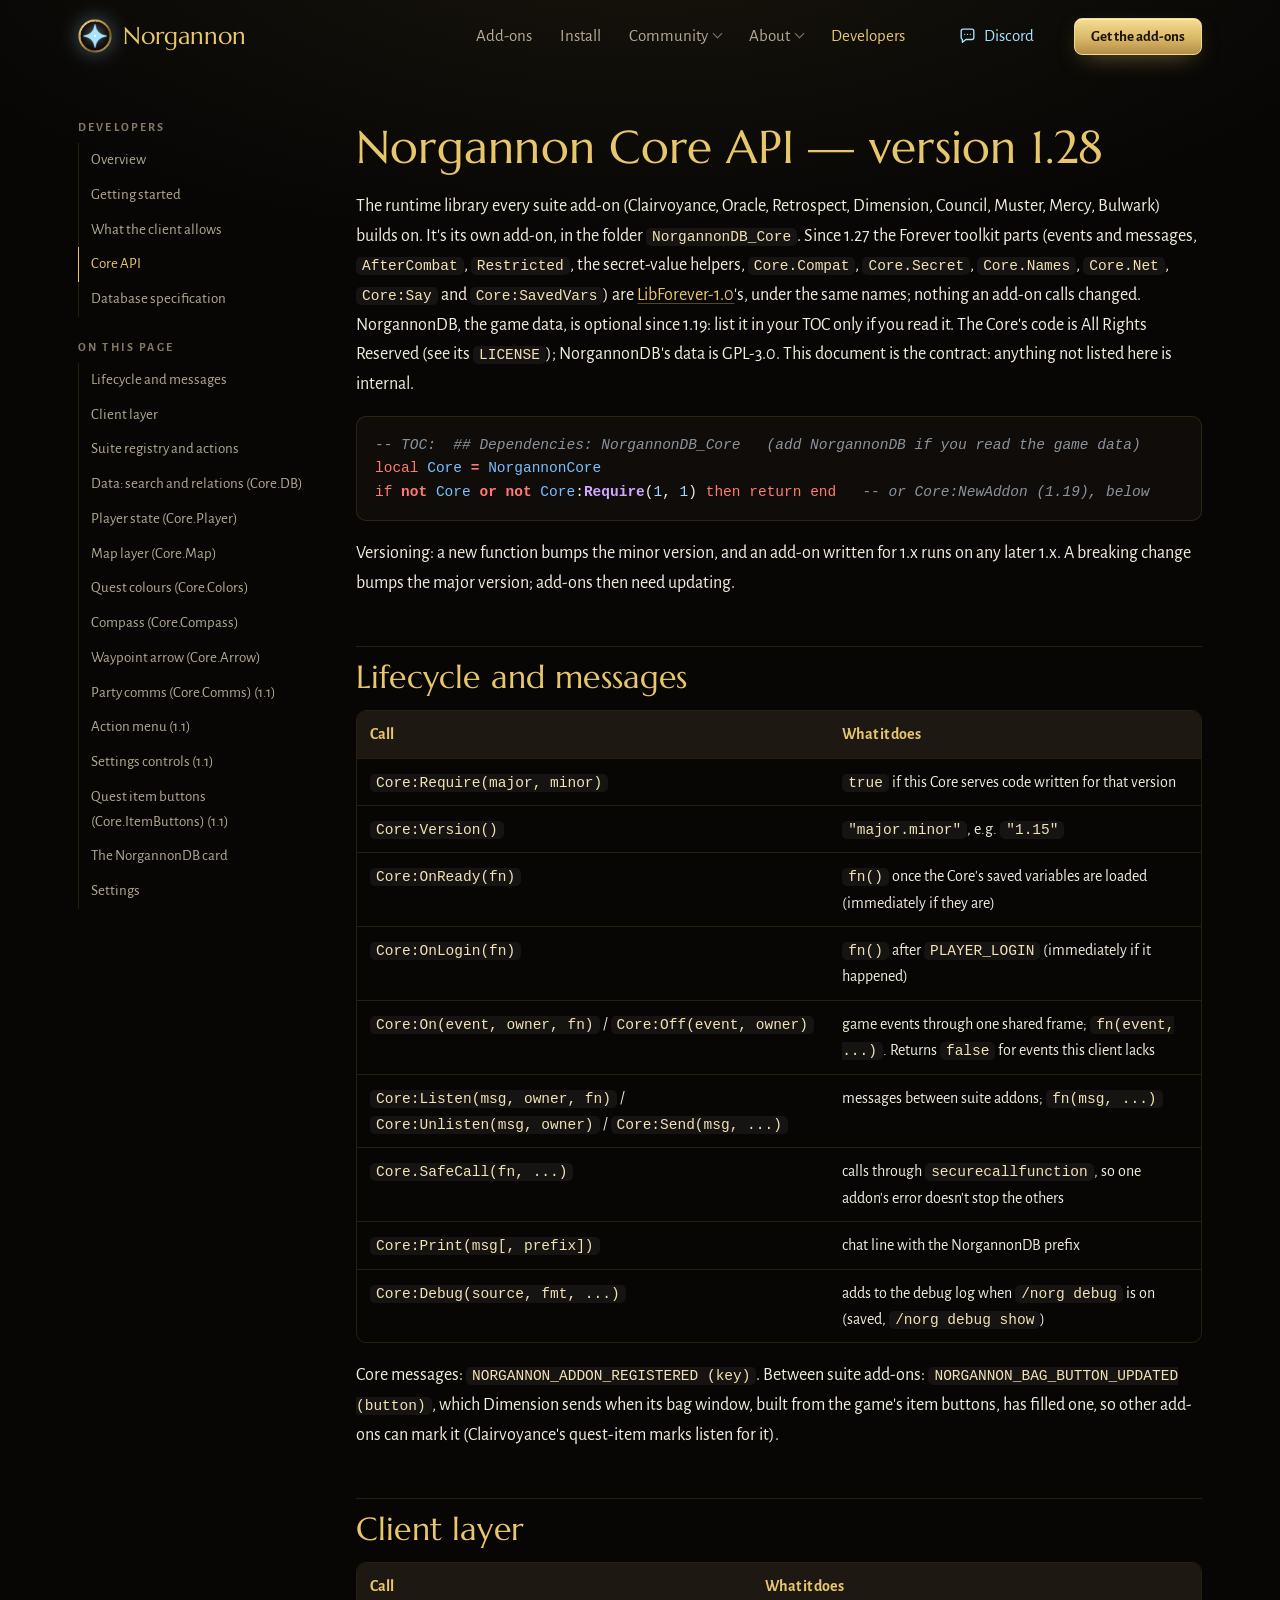
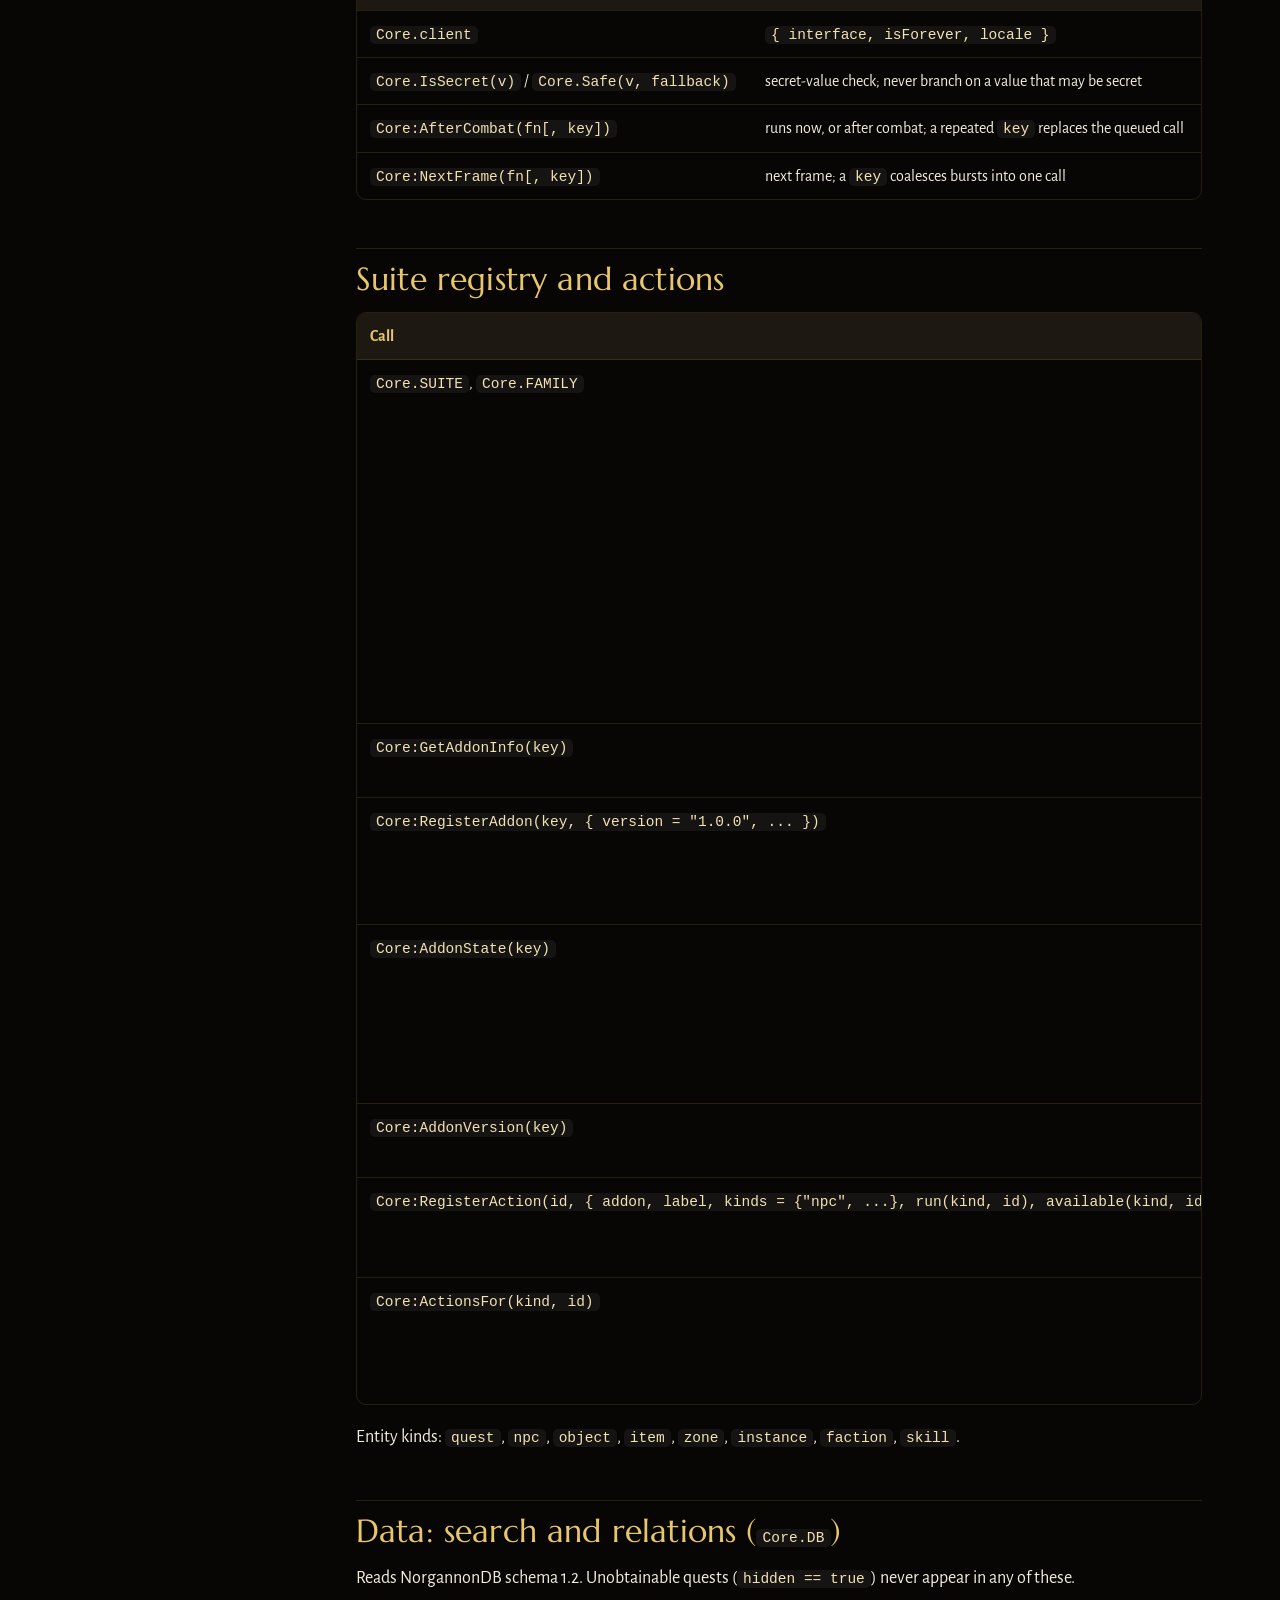
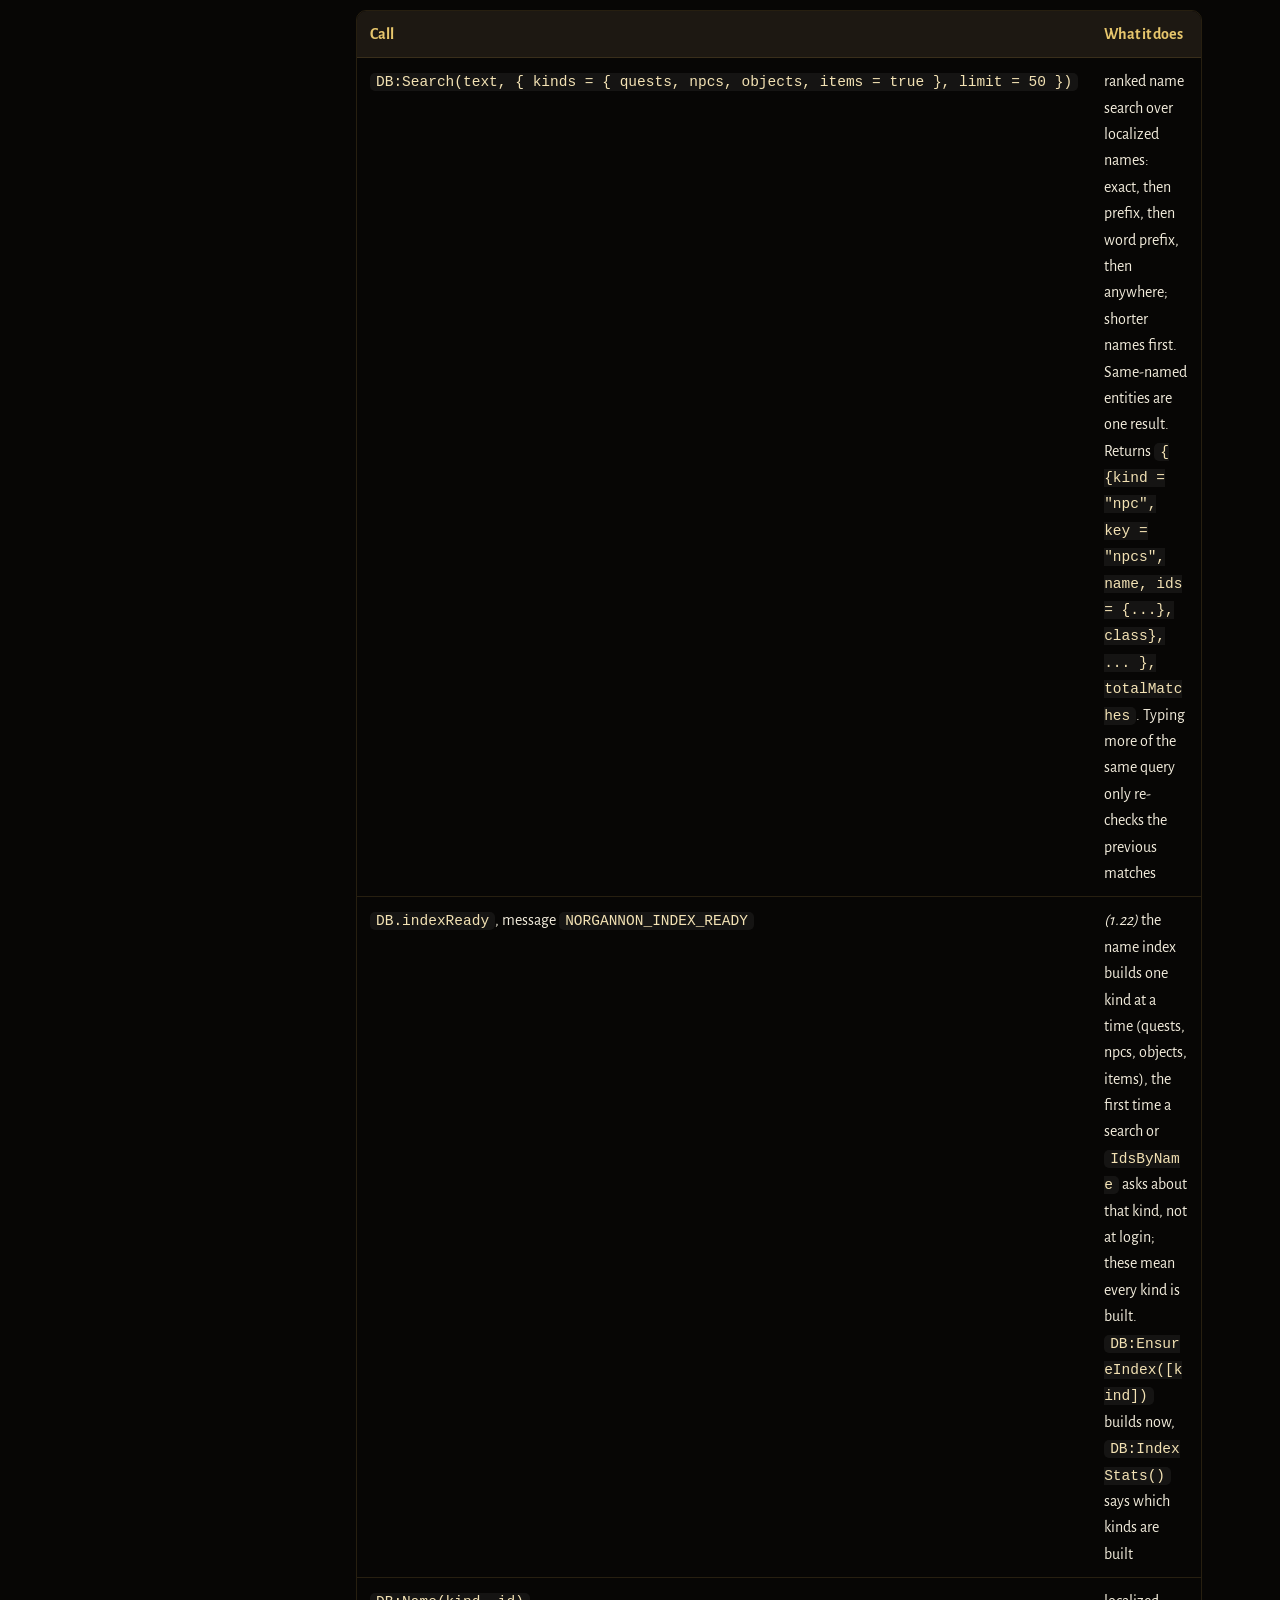
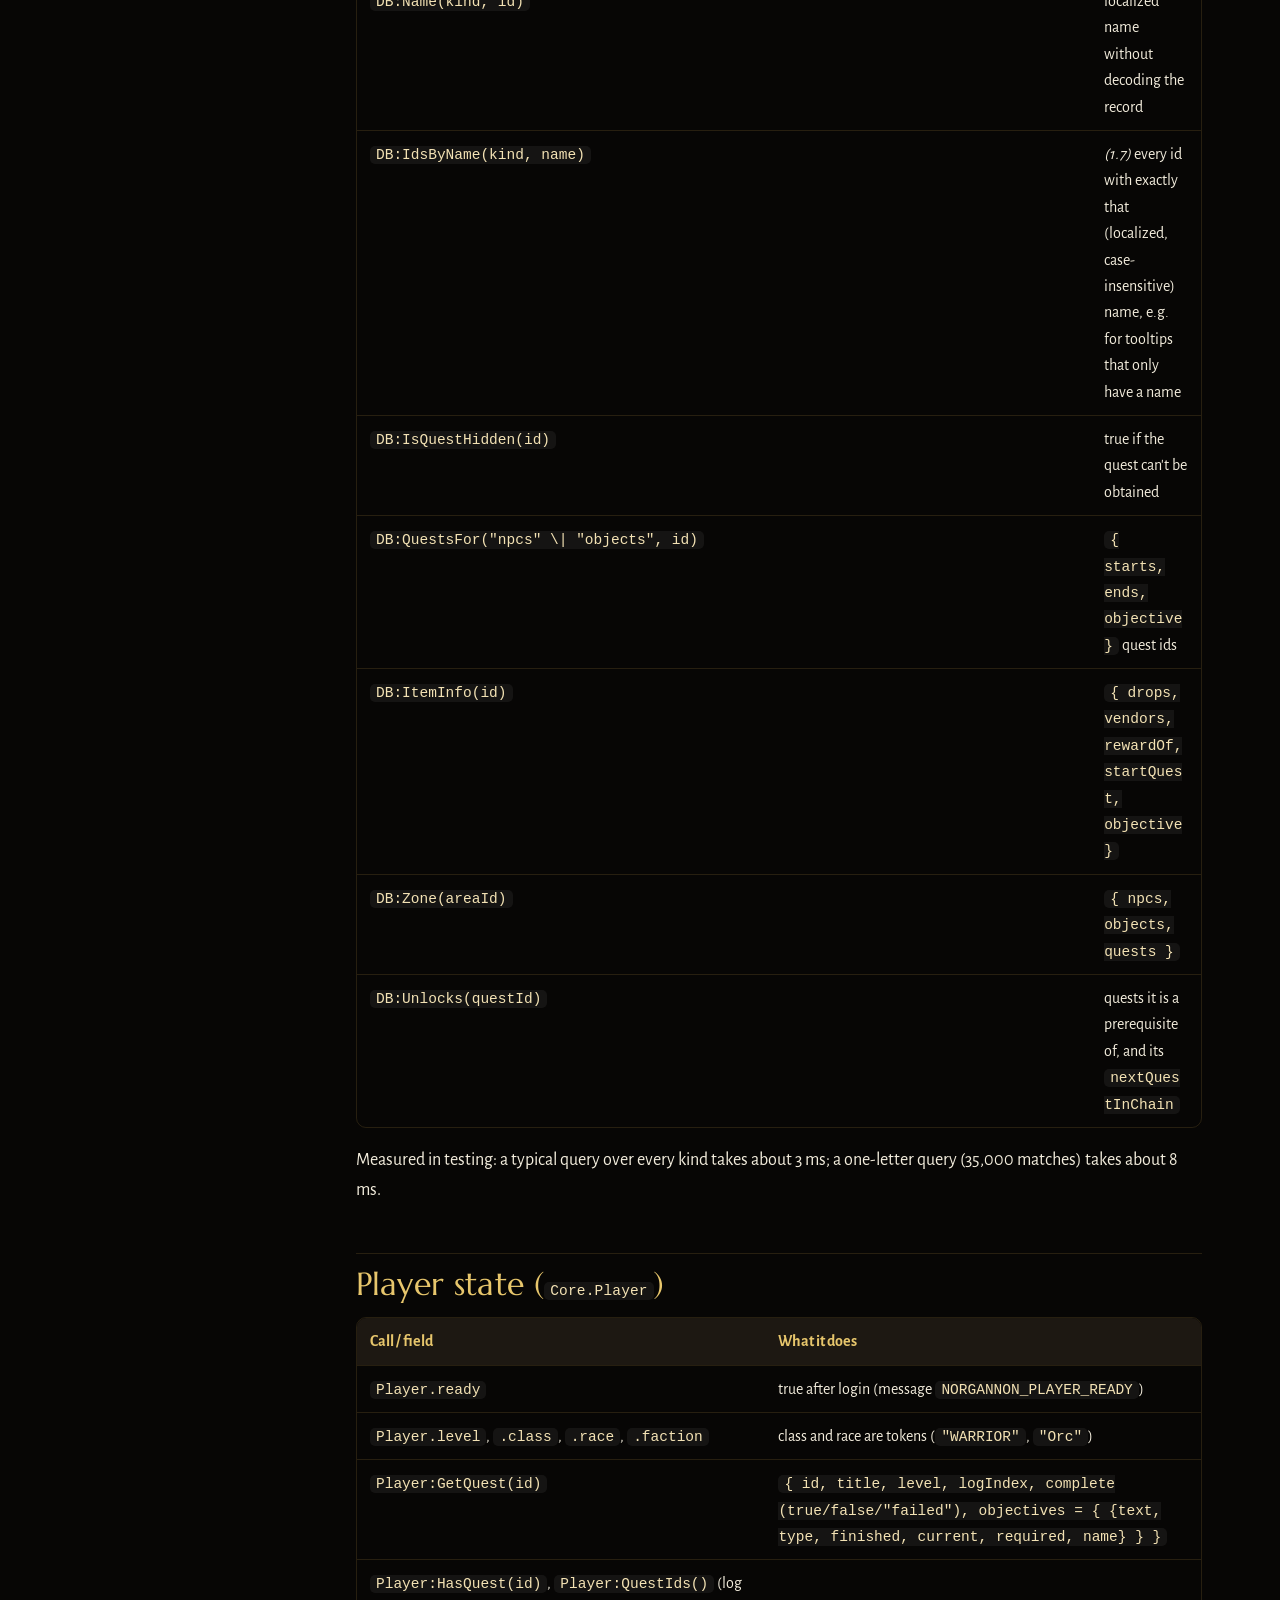
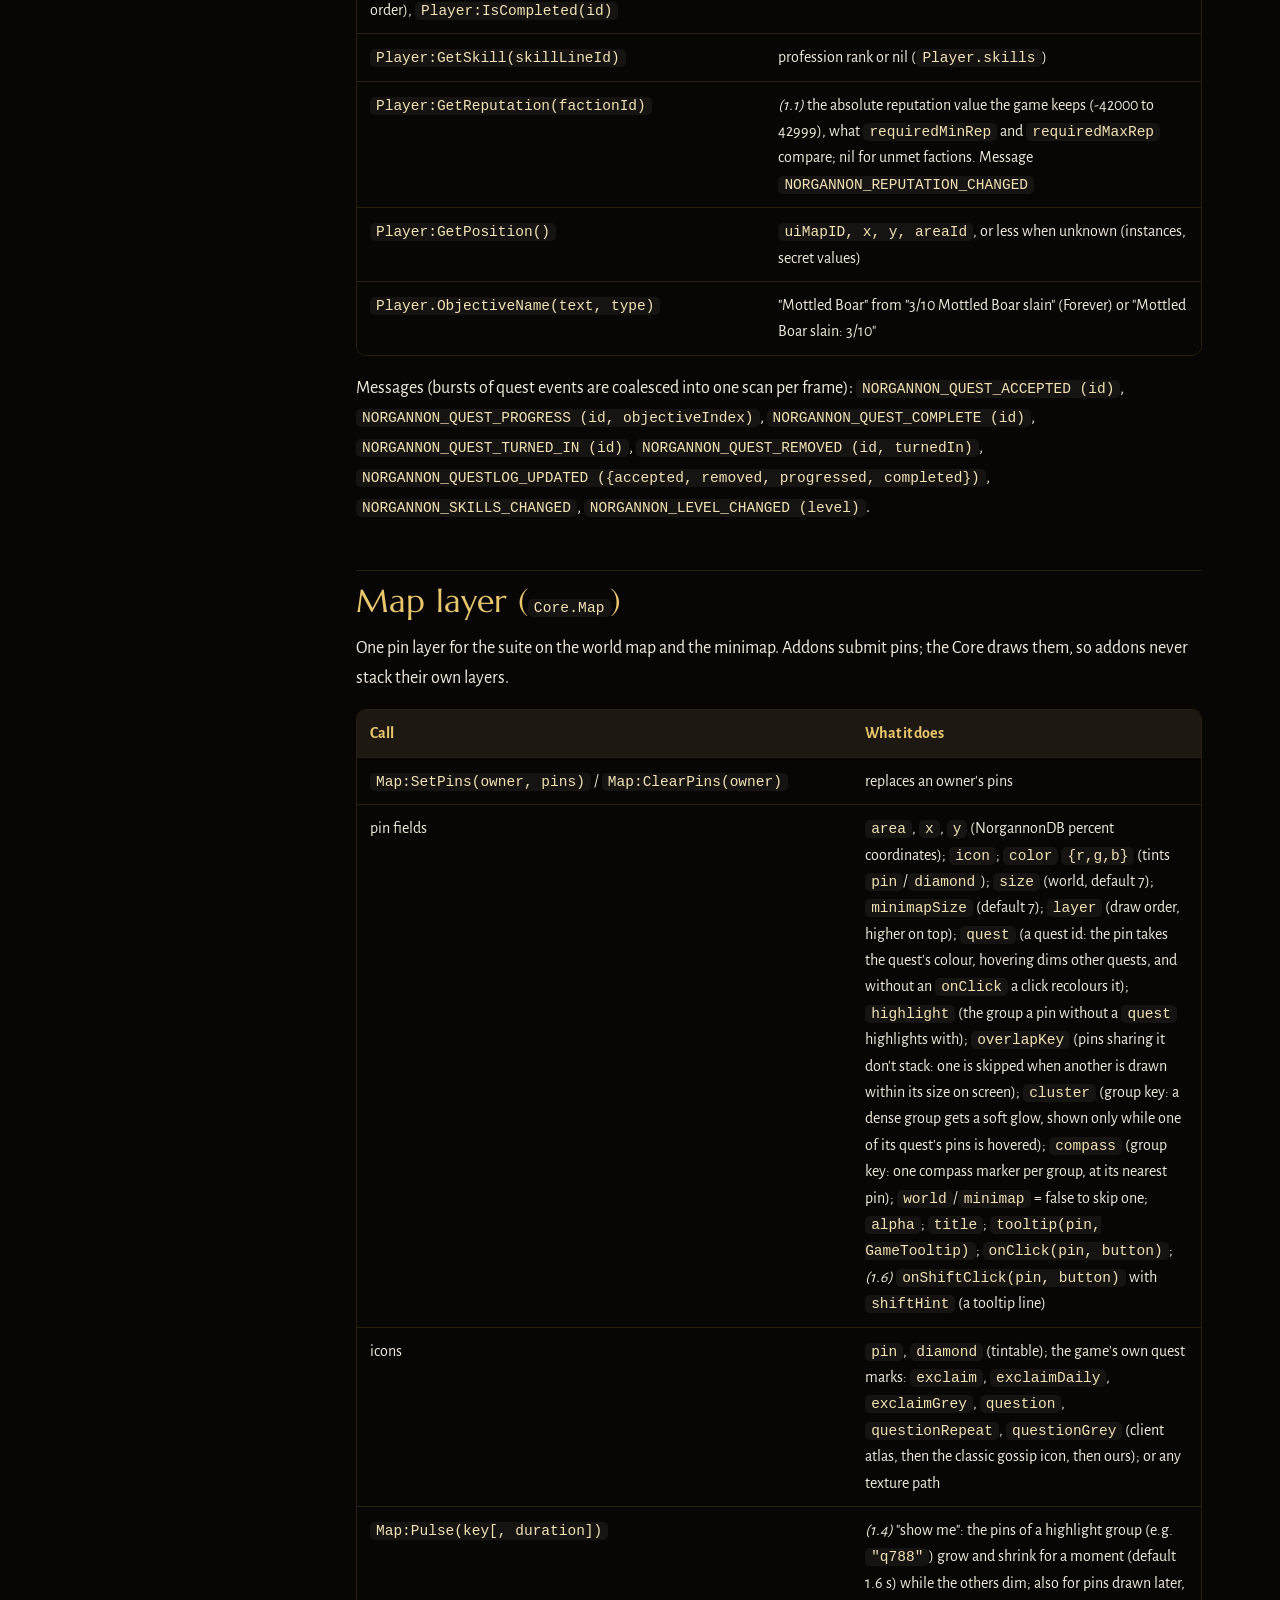
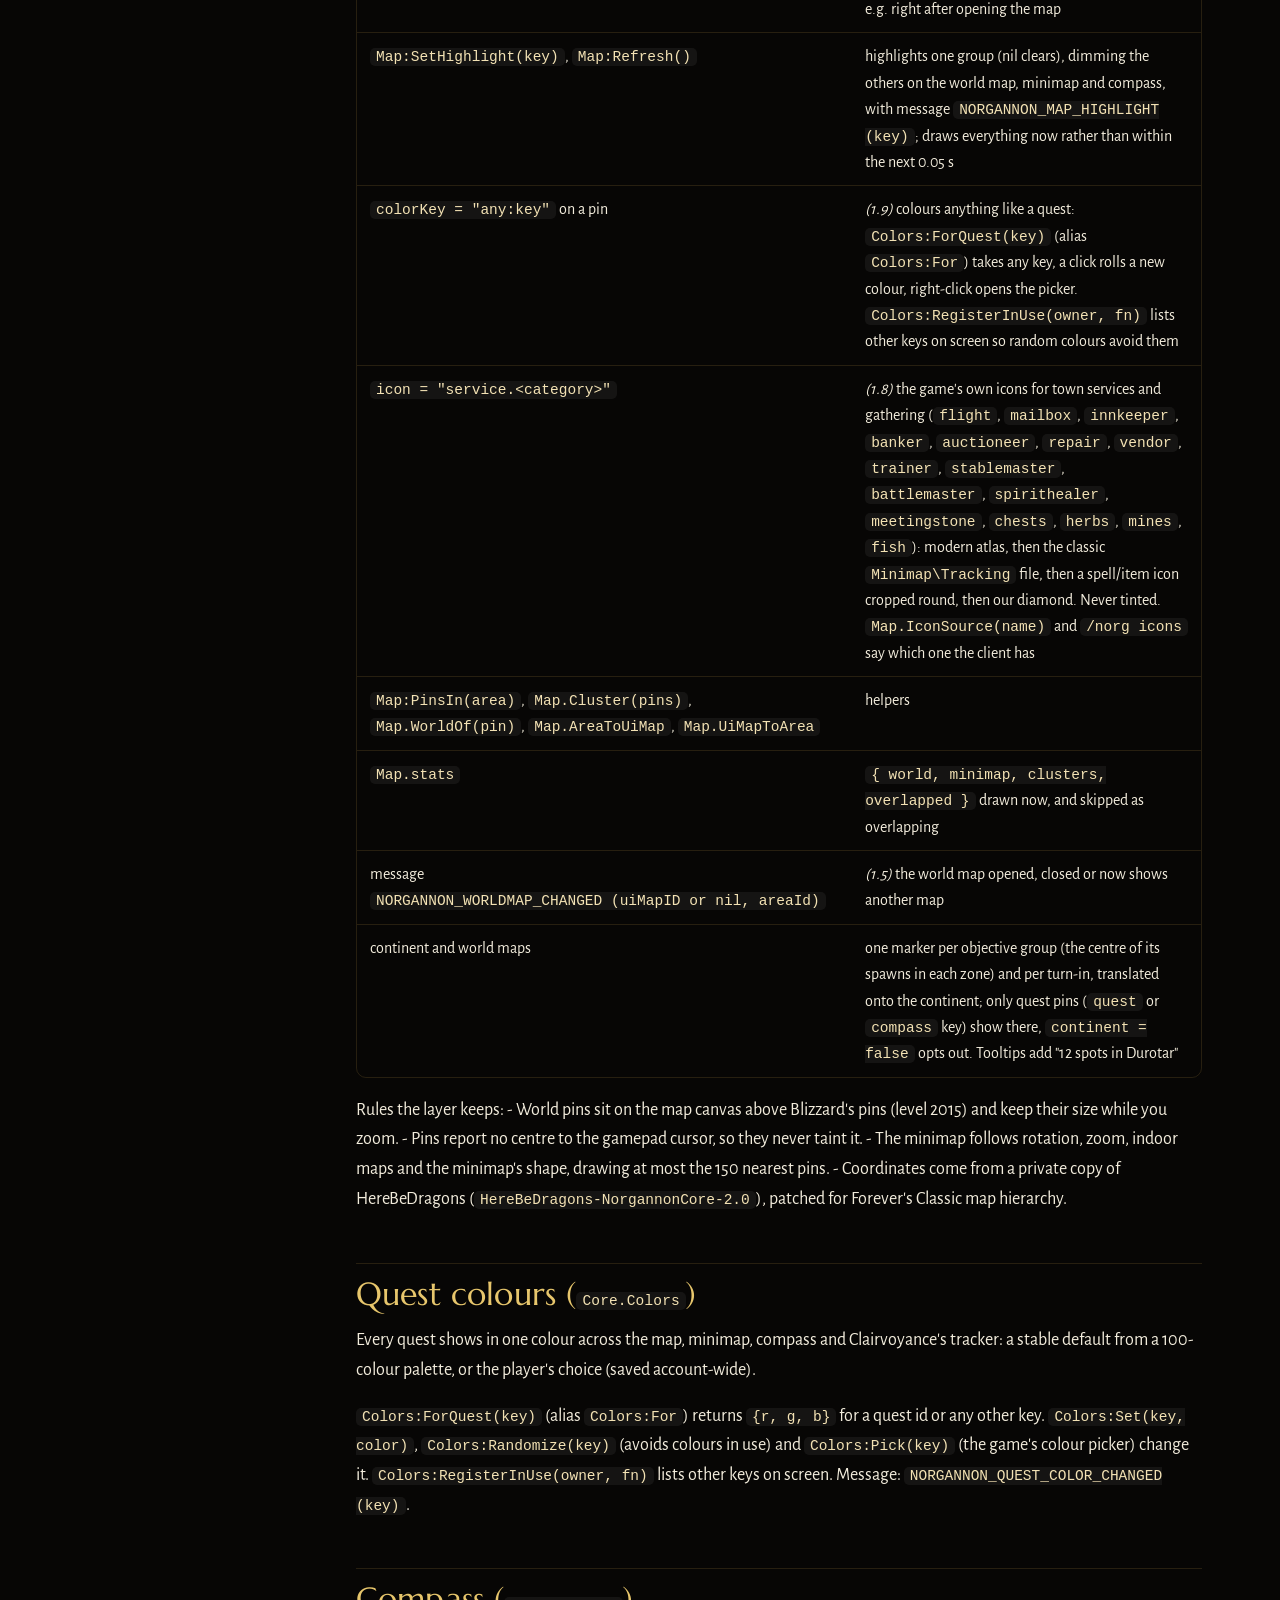
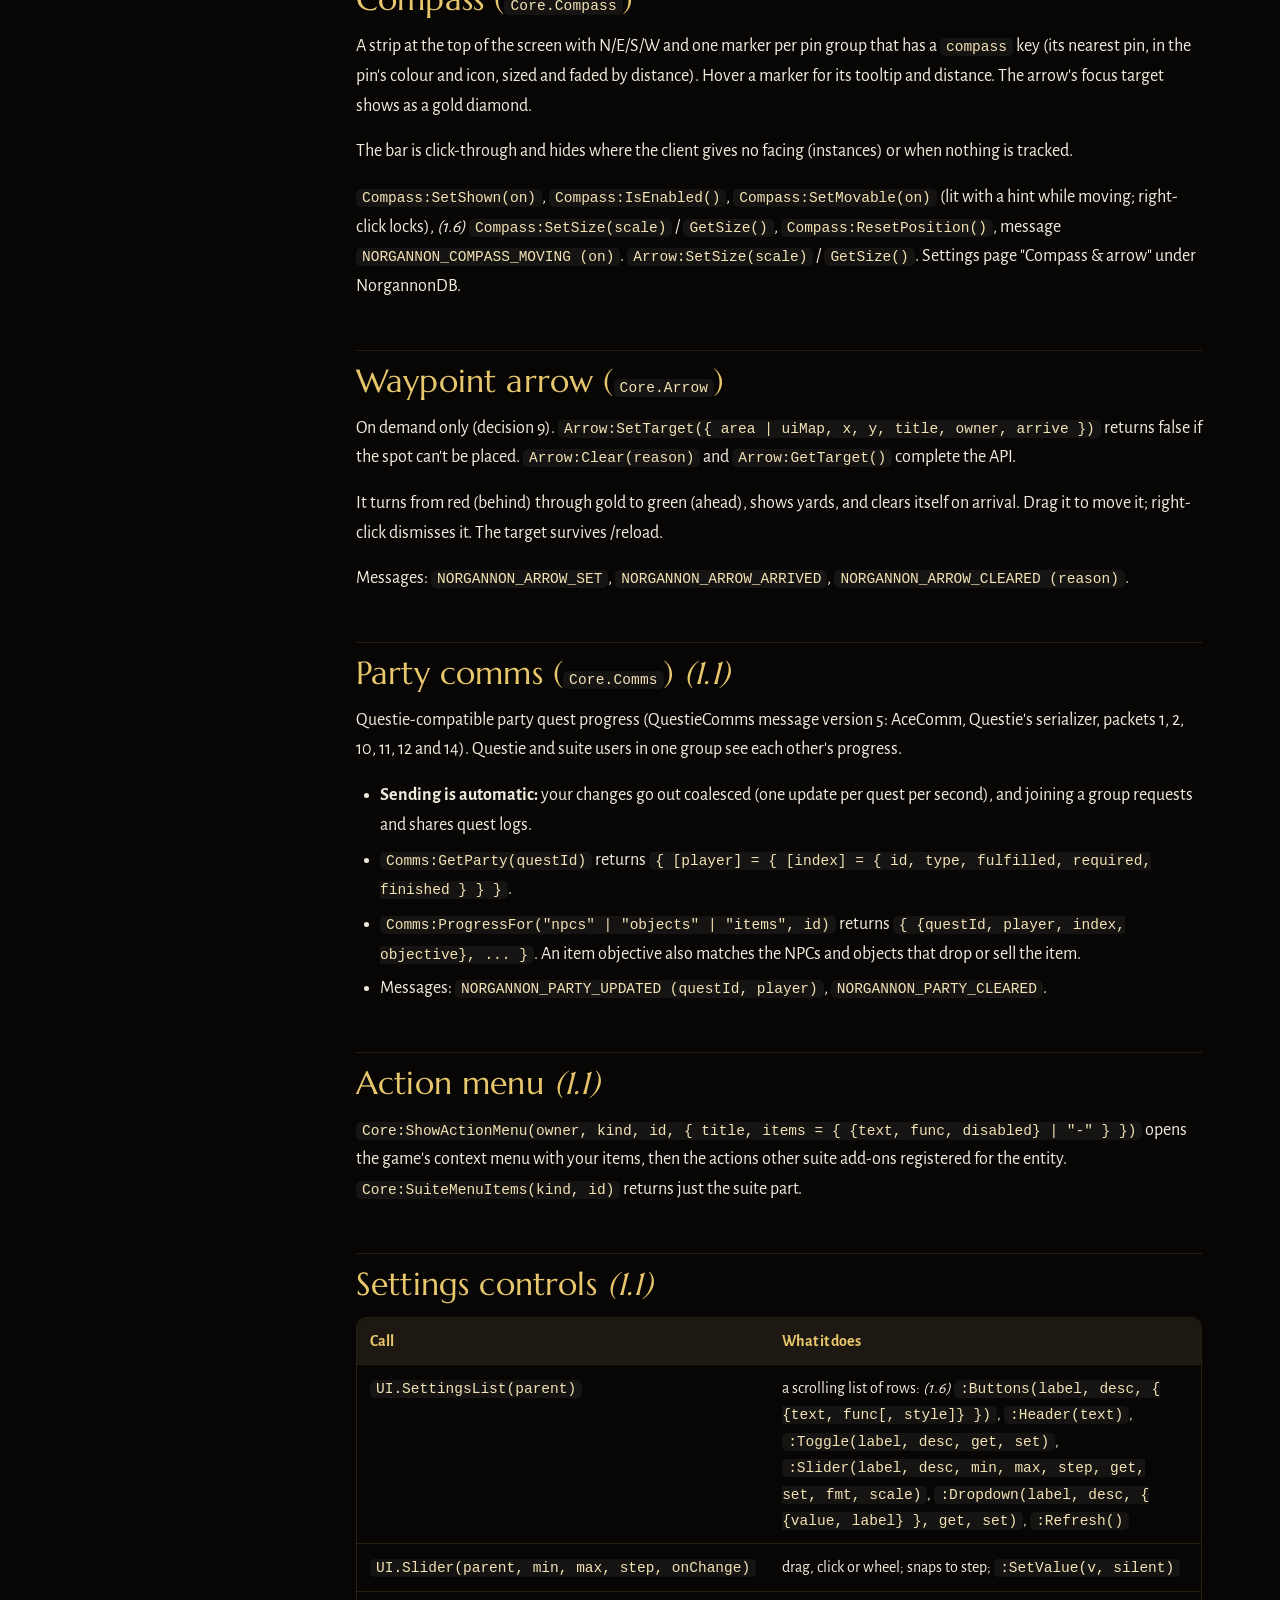
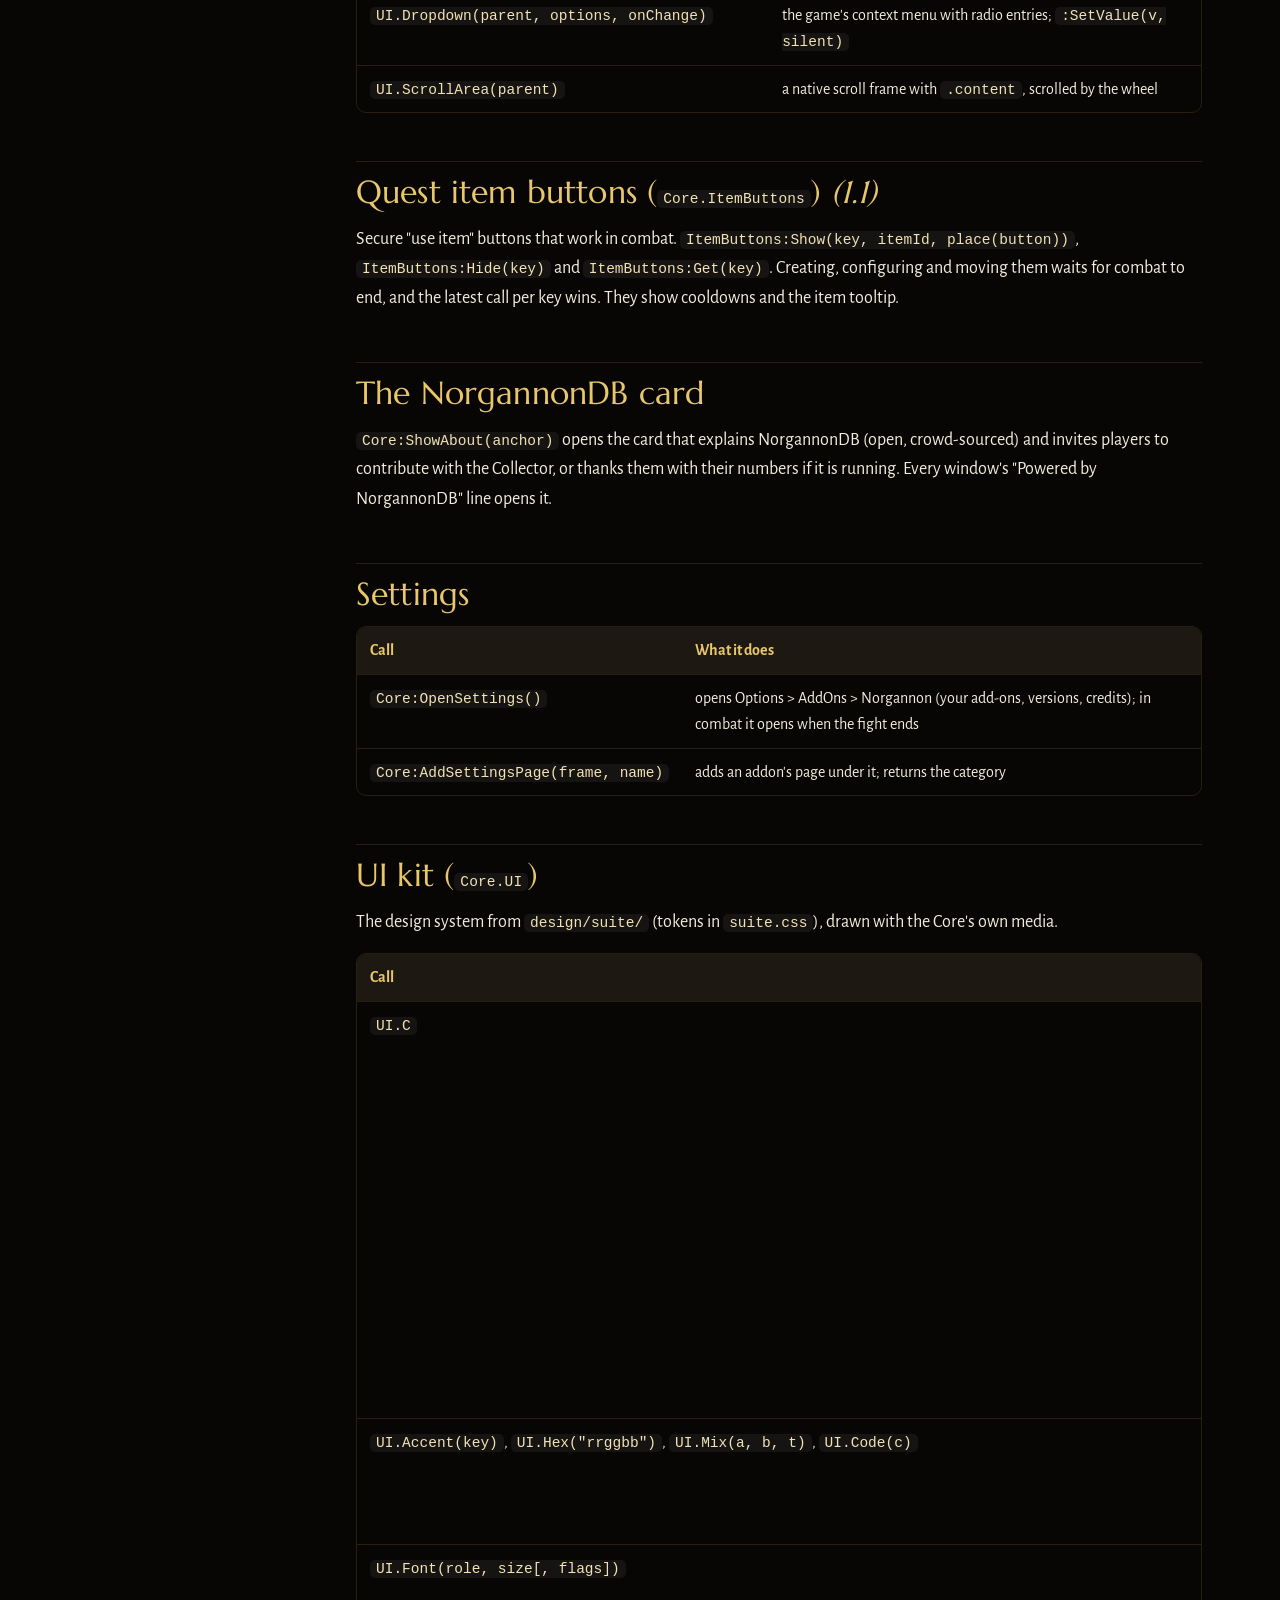
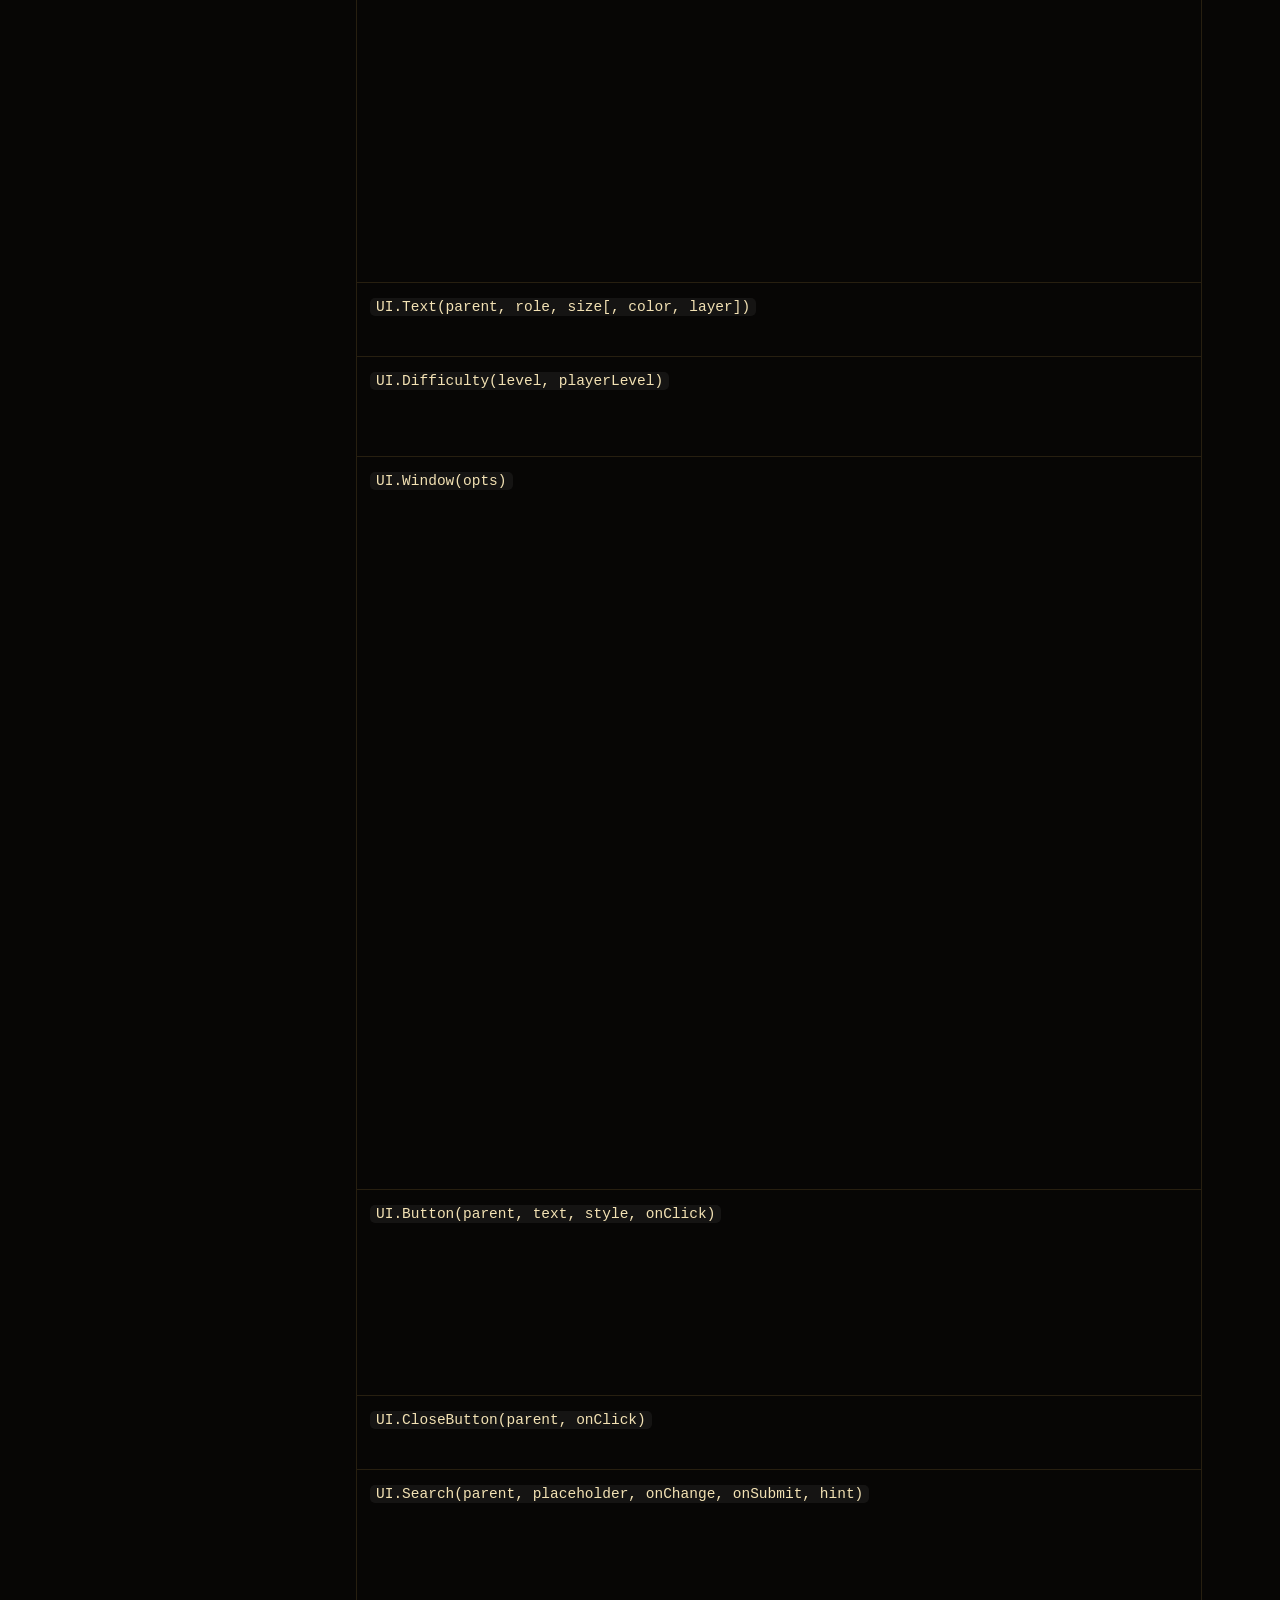
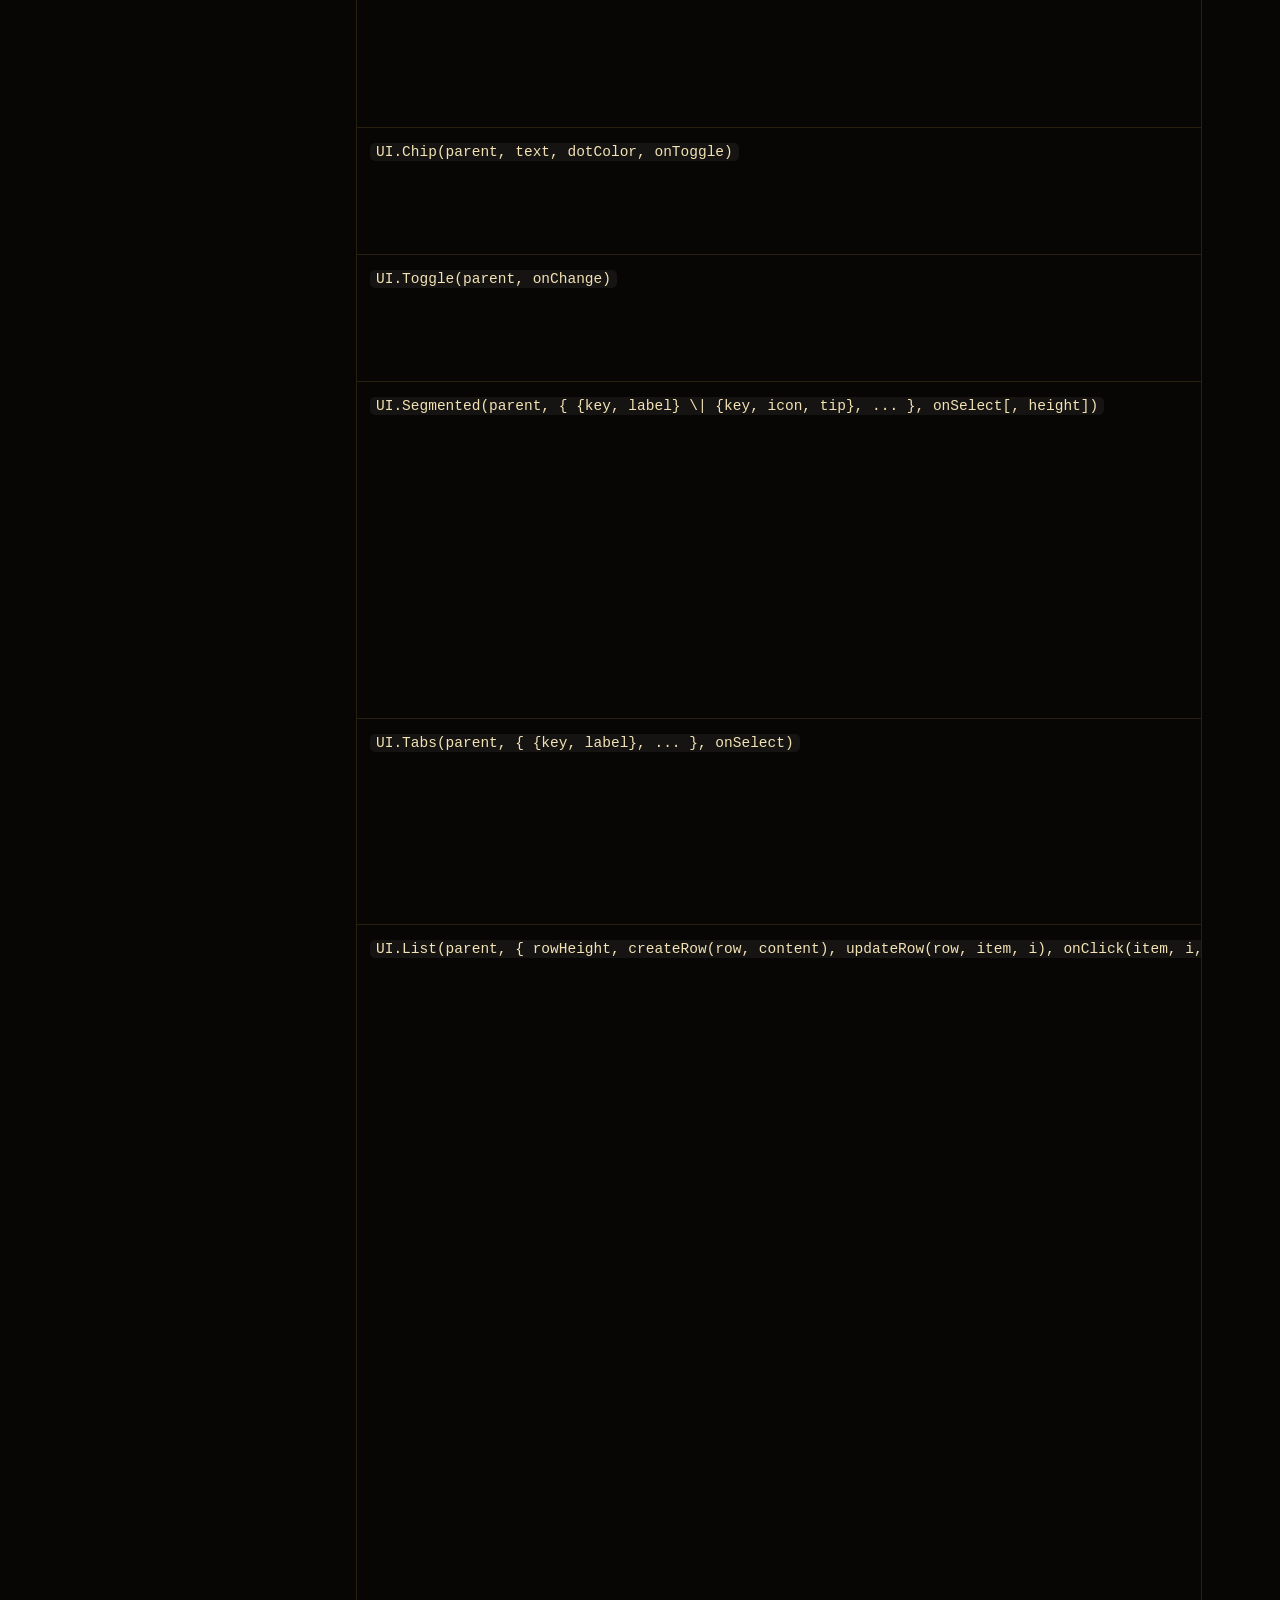
<file: developers/core-api.html>
<!doctype html>
<html lang="en">
<head>
<meta charset="utf-8">
<meta name="viewport" content="width=device-width, initial-scale=1">
<title>Core API · Norgannon developers</title>
<meta name="description" content="How to build WoW Forever add-ons on Norgannon Core.">
<meta name="theme-color" content="#0b0907">
<meta property="og:type" content="website">
<meta property="og:title" content="Core API · Norgannon developers">
<meta property="og:description" content="How to build WoW Forever add-ons on Norgannon Core.">
<meta property="og:image" content="https://zmarotrix.github.io/norgannon/img/social-card.png">
<meta property="og:url" content="https://zmarotrix.github.io/norgannon/developers/core-api.html">
<link rel="canonical" href="https://zmarotrix.github.io/norgannon/developers/core-api.html">
<meta name="twitter:card" content="summary_large_image">
<link rel="icon" type="image/png" sizes="32x32" href="../img/marks/core-32.png">
<link rel="apple-touch-icon" href="../img/marks/core-256.png">
<link rel="preload" href="../fonts/Marcellus-Regular.ttf" as="font" type="font/ttf" crossorigin>
<link rel="stylesheet" href="../style.css?v=107305f1">
</head>
<body class="">
<a class="skip" href="#main">Skip to content</a>
<header class="top" id="top">
  <div class="top-inner">
    <a class="brand" href="../index.html"><img src="../img/marks/core-64.png" alt="" width="34" height="34"><span>Norgannon</span></a>
    <nav class="nav" id="nav" aria-label="Main">
      <a href="../addons.html" class="nav-top">Add-ons</a>
      <a href="../install.html" class="nav-top">Install</a>
      <div class="nav-group"><button class="nav-top" type="button" aria-expanded="false" aria-controls="nav-g2">Community<span class="caret" aria-hidden="true"></span></button><ul class="nav-menu" id="nav-g2" aria-label="Community"><li><a href="../improve.html">Help improve it</a></li><li><a href="../share.html">Share your finds</a></li><li><a href="../leaderboard.html">Leaderboard</a></li><li><a href="https://discord.gg/mvnuGyfMxB" rel="noopener">Discord</a></li></ul></div>
      <div class="nav-group"><button class="nav-top" type="button" aria-expanded="false" aria-controls="nav-g3">About<span class="caret" aria-hidden="true"></span></button><ul class="nav-menu" id="nav-g3" aria-label="About"><li><a href="../mission.html">Our mission</a></li><li><a href="../index.html#news">What's new</a></li><li><a href="../index.html#faq">FAQ</a></li></ul></div>
      <a href="../developers/index.html" class="nav-top on" aria-current="page">Developers</a>
    </nav>
    <a class="top-discord" href="https://discord.gg/mvnuGyfMxB" rel="noopener" aria-label="Discord" title="Discord"><svg class="icon" viewBox="0 0 24 24" aria-hidden="true" fill="none" stroke="currentColor" stroke-width="1.7" stroke-linecap="round" stroke-linejoin="round"><path d="M4 6.5A2.5 2.5 0 0 1 6.5 4h11A2.5 2.5 0 0 1 20 6.5v8a2.5 2.5 0 0 1-2.5 2.5H10l-4.5 3.5V17A2.5 2.5 0 0 1 4 14.5z"/><path d="M8.5 10.5h.01M12 10.5h.01M15.5 10.5h.01"/></svg><span>Discord</span></a>
    <a class="btn small nav-cta" href="../addons.html">Get the add-ons</a>
    <button class="menu" id="menu" aria-label="Menu" aria-expanded="false" aria-controls="nav">
      <span></span><span></span><span></span>
    </button>
  </div>
</header>
<main id="main">
<div class="wrap doc"><aside class="toc"><div class="docs-nav"><p class="toc-title">Developers</p><a href="index.html">Overview</a><a href="getting-started.html">Getting started</a><a href="forever-rules.html">What the client allows</a><a href="core-api.html" class="on">Core API</a><a href="database-spec.html">Database specification</a></div><div class="on-page"><p class="toc-title">On this page</p><a href="#lifecycle-and-messages">Lifecycle and messages</a><a href="#client-layer">Client layer</a><a href="#suite-registry-and-actions">Suite registry and actions</a><a href="#data-search-and-relations-coredb">Data: search and relations (Core.DB)</a><a href="#player-state-coreplayer">Player state (Core.Player)</a><a href="#map-layer-coremap">Map layer (Core.Map)</a><a href="#quest-colours-corecolors">Quest colours (Core.Colors)</a><a href="#compass-corecompass">Compass (Core.Compass)</a><a href="#waypoint-arrow-corearrow">Waypoint arrow (Core.Arrow)</a><a href="#party-comms-corecomms-11">Party comms (Core.Comms) (1.1)</a><a href="#action-menu-11">Action menu (1.1)</a><a href="#settings-controls-11">Settings controls (1.1)</a><a href="#quest-item-buttons-coreitembuttons-11">Quest item buttons (Core.ItemButtons) (1.1)</a><a href="#the-norgannondb-card">The NorgannonDB card</a><a href="#settings">Settings</a><a href="#ui-kit-coreui">UI kit (Core.UI)</a><a href="#commands">Commands</a><a href="#coming-in-later-1x-versions">Coming in later 1.x versions</a><a href="#performance-110">Performance (1.10)</a><a href="#text-glow-111">Text glow (1.11)</a><a href="#instances-112-norgannondb-13">Instances (1.12, NorgannonDB 1.3)</a><a href="#minimap-buttons-113-the-norgannon-button-118">Minimap buttons (1.13; the Norgannon button 1.18)</a><a href="#recipes-114-norgannondb-14">Recipes (1.14, NorgannonDB 1.4)</a><a href="#known-recipes-115">Known recipes (1.15)</a><a href="#bags-116">Bags (1.16)</a><a href="#guild-roster-117">Guild roster (1.17)</a><a href="#building-an-add-on-119">Building an add-on (1.19)</a><a href="#names-restrictions-and-action-rows-120">Names, restrictions and action rows (1.20)</a><a href="#add-on-messages-corenet-121">Add-on messages (Core.Net, 1.21)</a><a href="#classic-functions-and-the-client-123">Classic functions and the client (1.23)</a><a href="#secret-values-and-auras-124">Secret values and auras (1.24)</a><a href="#chat-lines-from-add-ons-125">Chat lines from add-ons (1.25)</a><a href="#libforever-underneath-127-128">LibForever underneath (1.27, 1.28)</a><a href="#map-additions-128">Map additions (1.28)</a></div></aside><article class="prose"><h1 id="norgannon-core-api-version-128">Norgannon Core API — version 1.28</h1>
<p>The runtime library every suite add-on (Clairvoyance, Oracle, Retrospect, Dimension, Council, Muster, Mercy, Bulwark)
builds on. It's its own add-on, in the folder <code>NorgannonDB_Core</code>. Since 1.27 the Forever toolkit parts (events and
messages, <code>AfterCombat</code>, <code>Restricted</code>, the secret-value helpers, <code>Core.Compat</code>, <code>Core.Secret</code>, <code>Core.Names</code>,
<code>Core.Net</code>, <code>Core:Say</code> and <code>Core:SavedVars</code>) are <a href="https://github.com/zmarotrix/ForeverAPI/blob/master/lib/README.md">LibForever-1.0</a>'s, under the same names; nothing an add-on calls changed. NorgannonDB, the game data, is
optional since 1.19: list it in your TOC only if you read it. The Core's code is All Rights Reserved (see its <code>LICENSE</code>); NorgannonDB's data is GPL-3.0. This document is the contract: anything not listed here is internal.</p>
<div class="hl"><pre><span></span><code><span class="c1">-- TOC:  ## Dependencies: NorgannonDB_Core   (add NorgannonDB if you read the game data)</span>
<span class="kd">local</span><span class="w"> </span><span class="nv">Core</span><span class="w"> </span><span class="o">=</span><span class="w"> </span><span class="nv">NorgannonCore</span>
<span class="kr">if</span><span class="w"> </span><span class="ow">not</span><span class="w"> </span><span class="nv">Core</span><span class="w"> </span><span class="ow">or</span><span class="w"> </span><span class="ow">not</span><span class="w"> </span><span class="nv">Core</span><span class="p">:</span><span class="nf">Require</span><span class="p">(</span><span class="mi">1</span><span class="p">,</span><span class="w"> </span><span class="mi">1</span><span class="p">)</span><span class="w"> </span><span class="kr">then</span><span class="w"> </span><span class="kr">return</span><span class="w"> </span><span class="kr">end</span><span class="w">   </span><span class="c1">-- or Core:NewAddon (1.19), below</span>
</code></pre></div>

<p>Versioning: a new function bumps the minor version, and an add-on written for 1.x runs on any later 1.x. A breaking
change bumps the major version; add-ons then need updating.</p>
<h2 id="lifecycle-and-messages">Lifecycle and messages</h2>
<div class="table-wrap"><table>
<thead>
<tr>
<th>Call</th>
<th>What it does</th>
</tr>
</thead>
<tbody>
<tr>
<td><code>Core:Require(major, minor)</code></td>
<td><code>true</code> if this Core serves code written for that version</td>
</tr>
<tr>
<td><code>Core:Version()</code></td>
<td><code>"major.minor"</code>, e.g. <code>"1.15"</code></td>
</tr>
<tr>
<td><code>Core:OnReady(fn)</code></td>
<td><code>fn()</code> once the Core's saved variables are loaded (immediately if they are)</td>
</tr>
<tr>
<td><code>Core:OnLogin(fn)</code></td>
<td><code>fn()</code> after <code>PLAYER_LOGIN</code> (immediately if it happened)</td>
</tr>
<tr>
<td><code>Core:On(event, owner, fn)</code> / <code>Core:Off(event, owner)</code></td>
<td>game events through one shared frame; <code>fn(event, ...)</code>. Returns <code>false</code> for events this client lacks</td>
</tr>
<tr>
<td><code>Core:Listen(msg, owner, fn)</code> / <code>Core:Unlisten(msg, owner)</code> / <code>Core:Send(msg, ...)</code></td>
<td>messages between suite addons; <code>fn(msg, ...)</code></td>
</tr>
<tr>
<td><code>Core.SafeCall(fn, ...)</code></td>
<td>calls through <code>securecallfunction</code>, so one addon's error doesn't stop the others</td>
</tr>
<tr>
<td><code>Core:Print(msg[, prefix])</code></td>
<td>chat line with the NorgannonDB prefix</td>
</tr>
<tr>
<td><code>Core:Debug(source, fmt, ...)</code></td>
<td>adds to the debug log when <code>/norg debug</code> is on (saved, <code>/norg debug show</code>)</td>
</tr>
</tbody>
</table></div>
<p>Core messages: <code>NORGANNON_ADDON_REGISTERED (key)</code>. Between suite add-ons: <code>NORGANNON_BAG_BUTTON_UPDATED (button)</code>, which Dimension sends when its bag window, built from the game's item buttons, has filled one, so other add-ons can mark it (Clairvoyance's quest-item marks listen for it).</p>
<h2 id="client-layer">Client layer</h2>
<div class="table-wrap"><table>
<thead>
<tr>
<th>Call</th>
<th>What it does</th>
</tr>
</thead>
<tbody>
<tr>
<td><code>Core.client</code></td>
<td><code>{ interface, isForever, locale }</code></td>
</tr>
<tr>
<td><code>Core.IsSecret(v)</code> / <code>Core.Safe(v, fallback)</code></td>
<td>secret-value check; never branch on a value that may be secret</td>
</tr>
<tr>
<td><code>Core:AfterCombat(fn[, key])</code></td>
<td>runs now, or after combat; a repeated <code>key</code> replaces the queued call</td>
</tr>
<tr>
<td><code>Core:NextFrame(fn[, key])</code></td>
<td>next frame; a <code>key</code> coalesces bursts into one call</td>
</tr>
</tbody>
</table></div>
<h2 id="suite-registry-and-actions">Suite registry and actions</h2>
<div class="table-wrap"><table>
<thead>
<tr>
<th>Call</th>
<th>What it does</th>
</tr>
</thead>
<tbody>
<tr>
<td><code>Core.SUITE</code>, <code>Core.FAMILY</code></td>
<td><code>{ key, name, folder, accent ("rrggbb"), role, slash, kicker? }</code> for the suite's add-ons, plus NorgannonDB and the Collector</td>
</tr>
<tr>
<td><code>Core:GetAddonInfo(key)</code></td>
<td>one of those entries</td>
</tr>
<tr>
<td><code>Core:RegisterAddon(key, { version = "1.0.0", ... })</code></td>
<td>call at load; marks the addon as running</td>
</tr>
<tr>
<td><code>Core:AddonState(key)</code></td>
<td><code>"loaded"</code>, <code>"installed"</code> (present, not loaded) or <code>"missing"</code></td>
</tr>
<tr>
<td><code>Core:AddonVersion(key)</code></td>
<td>version string or nil</td>
</tr>
<tr>
<td><code>Core:RegisterAction(id, { addon, label, kinds = {"npc", ...}, run(kind, id), available(kind, id)? })</code></td>
<td>an action this addon offers on entities</td>
</tr>
<tr>
<td><code>Core:ActionsFor(kind, id)</code></td>
<td>the actions that apply, from installed addons only</td>
</tr>
</tbody>
</table></div>
<p>Entity kinds: <code>quest</code>, <code>npc</code>, <code>object</code>, <code>item</code>, <code>zone</code>, <code>instance</code>, <code>faction</code>, <code>skill</code>.</p>
<h2 id="data-search-and-relations-coredb">Data: search and relations (<code>Core.DB</code>)</h2>
<p>Reads NorgannonDB schema 1.2. Unobtainable quests (<code>hidden == true</code>) never appear in any of these.</p>
<div class="table-wrap"><table>
<thead>
<tr>
<th>Call</th>
<th>What it does</th>
</tr>
</thead>
<tbody>
<tr>
<td><code>DB:Search(text, { kinds = { quests, npcs, objects, items = true }, limit = 50 })</code></td>
<td>ranked name search over localized names: exact, then prefix, then word prefix, then anywhere; shorter names first. Same-named entities are one result. Returns <code>{ {kind = "npc", key = "npcs", name, ids = {...}, class}, ... }, totalMatches</code>. Typing more of the same query only re-checks the previous matches</td>
</tr>
<tr>
<td><code>DB.indexReady</code>, message <code>NORGANNON_INDEX_READY</code></td>
<td><em>(1.22)</em> the name index builds one kind at a time (quests, npcs, objects, items), the first time a search or <code>IdsByName</code> asks about that kind, not at login; these mean every kind is built. <code>DB:EnsureIndex([kind])</code> builds now, <code>DB:IndexStats()</code> says which kinds are built</td>
</tr>
<tr>
<td><code>DB:Name(kind, id)</code></td>
<td>localized name without decoding the record</td>
</tr>
<tr>
<td><code>DB:IdsByName(kind, name)</code></td>
<td><em>(1.7)</em> every id with exactly that (localized, case-insensitive) name, e.g. for tooltips that only have a name</td>
</tr>
<tr>
<td><code>DB:IsQuestHidden(id)</code></td>
<td>true if the quest can't be obtained</td>
</tr>
<tr>
<td><code>DB:QuestsFor("npcs" \| "objects", id)</code></td>
<td><code>{ starts, ends, objective }</code> quest ids</td>
</tr>
<tr>
<td><code>DB:ItemInfo(id)</code></td>
<td><code>{ drops, vendors, rewardOf, startQuest, objective }</code></td>
</tr>
<tr>
<td><code>DB:Zone(areaId)</code></td>
<td><code>{ npcs, objects, quests }</code></td>
</tr>
<tr>
<td><code>DB:Unlocks(questId)</code></td>
<td>quests it is a prerequisite of, and its <code>nextQuestInChain</code></td>
</tr>
</tbody>
</table></div>
<p>Measured in testing: a typical query over every kind takes about 3 ms; a one-letter
query (35,000 matches) takes about 8 ms.</p>
<h2 id="player-state-coreplayer">Player state (<code>Core.Player</code>)</h2>
<div class="table-wrap"><table>
<thead>
<tr>
<th>Call / field</th>
<th>What it does</th>
</tr>
</thead>
<tbody>
<tr>
<td><code>Player.ready</code></td>
<td>true after login (message <code>NORGANNON_PLAYER_READY</code>)</td>
</tr>
<tr>
<td><code>Player.level</code>, <code>.class</code>, <code>.race</code>, <code>.faction</code></td>
<td>class and race are tokens (<code>"WARRIOR"</code>, <code>"Orc"</code>)</td>
</tr>
<tr>
<td><code>Player:GetQuest(id)</code></td>
<td><code>{ id, title, level, logIndex, complete (true/false/"failed"), objectives = { {text, type, finished, current, required, name} } }</code></td>
</tr>
<tr>
<td><code>Player:HasQuest(id)</code>, <code>Player:QuestIds()</code> (log order), <code>Player:IsCompleted(id)</code></td>
<td></td>
</tr>
<tr>
<td><code>Player:GetSkill(skillLineId)</code></td>
<td>profession rank or nil (<code>Player.skills</code>)</td>
</tr>
<tr>
<td><code>Player:GetReputation(factionId)</code></td>
<td><em>(1.1)</em> the absolute reputation value the game keeps (-42000 to 42999), what <code>requiredMinRep</code> and <code>requiredMaxRep</code> compare; nil for unmet factions. Message <code>NORGANNON_REPUTATION_CHANGED</code></td>
</tr>
<tr>
<td><code>Player:GetPosition()</code></td>
<td><code>uiMapID, x, y, areaId</code>, or less when unknown (instances, secret values)</td>
</tr>
<tr>
<td><code>Player.ObjectiveName(text, type)</code></td>
<td>"Mottled Boar" from "3/10 Mottled Boar slain" (Forever) or "Mottled Boar slain: 3/10"</td>
</tr>
</tbody>
</table></div>
<p>Messages (bursts of quest events are coalesced into one scan per frame):
<code>NORGANNON_QUEST_ACCEPTED (id)</code>, <code>NORGANNON_QUEST_PROGRESS (id, objectiveIndex)</code>,
<code>NORGANNON_QUEST_COMPLETE (id)</code>, <code>NORGANNON_QUEST_TURNED_IN (id)</code>, <code>NORGANNON_QUEST_REMOVED (id, turnedIn)</code>,
<code>NORGANNON_QUESTLOG_UPDATED ({accepted, removed, progressed, completed})</code>, <code>NORGANNON_SKILLS_CHANGED</code>,
<code>NORGANNON_LEVEL_CHANGED (level)</code>.</p>
<h2 id="map-layer-coremap">Map layer (<code>Core.Map</code>)</h2>
<p>One pin layer for the suite on the world map and the minimap. Addons submit pins; the Core draws
them, so addons never stack their own layers.</p>
<div class="table-wrap"><table>
<thead>
<tr>
<th>Call</th>
<th>What it does</th>
</tr>
</thead>
<tbody>
<tr>
<td><code>Map:SetPins(owner, pins)</code> / <code>Map:ClearPins(owner)</code></td>
<td>replaces an owner's pins</td>
</tr>
<tr>
<td>pin fields</td>
<td><code>area</code>, <code>x</code>, <code>y</code> (NorgannonDB percent coordinates); <code>icon</code>; <code>color</code> <code>{r,g,b}</code> (tints <code>pin</code>/<code>diamond</code>); <code>size</code> (world, default 7); <code>minimapSize</code> (default 7); <code>layer</code> (draw order, higher on top); <code>quest</code> (a quest id: the pin takes the quest's colour, hovering dims other quests, and without an <code>onClick</code> a click recolours it); <code>highlight</code> (the group a pin without a <code>quest</code> highlights with); <code>overlapKey</code> (pins sharing it don't stack: one is skipped when another is drawn within its size on screen); <code>cluster</code> (group key: a dense group gets a soft glow, shown only while one of its quest's pins is hovered); <code>compass</code> (group key: one compass marker per group, at its nearest pin); <code>world</code>/<code>minimap</code> = false to skip one; <code>alpha</code>; <code>title</code>; <code>tooltip(pin, GameTooltip)</code>; <code>onClick(pin, button)</code>; <em>(1.6)</em> <code>onShiftClick(pin, button)</code> with <code>shiftHint</code> (a tooltip line)</td>
</tr>
<tr>
<td>icons</td>
<td><code>pin</code>, <code>diamond</code> (tintable); the game's own quest marks: <code>exclaim</code>, <code>exclaimDaily</code>, <code>exclaimGrey</code>, <code>question</code>, <code>questionRepeat</code>, <code>questionGrey</code> (client atlas, then the classic gossip icon, then ours); or any texture path</td>
</tr>
<tr>
<td><code>Map:Pulse(key[, duration])</code></td>
<td><em>(1.4)</em> "show me": the pins of a highlight group (e.g. <code>"q788"</code>) grow and shrink for a moment (default 1.6 s) while the others dim; also for pins drawn later, e.g. right after opening the map</td>
</tr>
<tr>
<td><code>Map:SetHighlight(key)</code>, <code>Map:Refresh()</code></td>
<td>highlights one group (nil clears), dimming the others on the world map, minimap and compass, with message <code>NORGANNON_MAP_HIGHLIGHT (key)</code>; draws everything now rather than within the next 0.05 s</td>
</tr>
<tr>
<td><code>colorKey = "any:key"</code> on a pin</td>
<td><em>(1.9)</em> colours anything like a quest: <code>Colors:ForQuest(key)</code> (alias <code>Colors:For</code>) takes any key, a click rolls a new colour, right-click opens the picker. <code>Colors:RegisterInUse(owner, fn)</code> lists other keys on screen so random colours avoid them</td>
</tr>
<tr>
<td><code>icon = "service.&lt;category&gt;"</code></td>
<td><em>(1.8)</em> the game's own icons for town services and gathering (<code>flight</code>, <code>mailbox</code>, <code>innkeeper</code>, <code>banker</code>, <code>auctioneer</code>, <code>repair</code>, <code>vendor</code>, <code>trainer</code>, <code>stablemaster</code>, <code>battlemaster</code>, <code>spirithealer</code>, <code>meetingstone</code>, <code>chests</code>, <code>herbs</code>, <code>mines</code>, <code>fish</code>): modern atlas, then the classic <code>Minimap\Tracking</code> file, then a spell/item icon cropped round, then our diamond. Never tinted. <code>Map.IconSource(name)</code> and <code>/norg icons</code> say which one the client has</td>
</tr>
<tr>
<td><code>Map:PinsIn(area)</code>, <code>Map.Cluster(pins)</code>, <code>Map.WorldOf(pin)</code>, <code>Map.AreaToUiMap</code>, <code>Map.UiMapToArea</code></td>
<td>helpers</td>
</tr>
<tr>
<td><code>Map.stats</code></td>
<td><code>{ world, minimap, clusters, overlapped }</code> drawn now, and skipped as overlapping</td>
</tr>
<tr>
<td>message <code>NORGANNON_WORLDMAP_CHANGED (uiMapID or nil, areaId)</code></td>
<td><em>(1.5)</em> the world map opened, closed or now shows another map</td>
</tr>
<tr>
<td>continent and world maps</td>
<td>one marker per objective group (the centre of its spawns in each zone) and per turn-in, translated onto the continent; only quest pins (<code>quest</code> or <code>compass</code> key) show there, <code>continent = false</code> opts out. Tooltips add "12 spots in Durotar"</td>
</tr>
</tbody>
</table></div>
<p>Rules the layer keeps:
- World pins sit on the map canvas above Blizzard's pins (level 2015) and keep their size while you zoom.
- Pins report no centre to the gamepad cursor, so they never taint it.
- The minimap follows rotation, zoom, indoor maps and the minimap's shape, drawing at most the 150 nearest pins.
- Coordinates come from a private copy of HereBeDragons (<code>HereBeDragons-NorgannonCore-2.0</code>), patched for Forever's Classic map hierarchy.</p>
<h2 id="quest-colours-corecolors">Quest colours (<code>Core.Colors</code>)</h2>
<p>Every quest shows in one colour across the map, minimap, compass and Clairvoyance's tracker: a stable default from a 100-colour palette, or the player's choice (saved account-wide).</p>
<p><code>Colors:ForQuest(key)</code> (alias <code>Colors:For</code>) returns <code>{r, g, b}</code> for a quest id or any other key. <code>Colors:Set(key, color)</code>, <code>Colors:Randomize(key)</code> (avoids colours in use) and <code>Colors:Pick(key)</code> (the game's colour picker) change it. <code>Colors:RegisterInUse(owner, fn)</code> lists other keys on screen. Message: <code>NORGANNON_QUEST_COLOR_CHANGED (key)</code>.</p>
<h2 id="compass-corecompass">Compass (<code>Core.Compass</code>)</h2>
<p>A strip at the top of the screen with N/E/S/W and one marker per pin group that has a <code>compass</code>
key (its nearest pin, in the pin's colour and icon, sized and faded by distance). Hover a marker
for its tooltip and distance. The arrow's focus target shows as a gold diamond.</p>
<p>The bar is click-through and hides where the client gives no facing (instances) or when
nothing is tracked.</p>
<p><code>Compass:SetShown(on)</code>, <code>Compass:IsEnabled()</code>, <code>Compass:SetMovable(on)</code> (lit with a hint while moving; right-click locks), <em>(1.6)</em> <code>Compass:SetSize(scale)</code> / <code>GetSize()</code>, <code>Compass:ResetPosition()</code>, message <code>NORGANNON_COMPASS_MOVING (on)</code>. <code>Arrow:SetSize(scale)</code> / <code>GetSize()</code>. Settings page "Compass &amp; arrow" under NorgannonDB.</p>
<h2 id="waypoint-arrow-corearrow">Waypoint arrow (<code>Core.Arrow</code>)</h2>
<p>On demand only (decision 9). <code>Arrow:SetTarget({ area | uiMap, x, y, title, owner, arrive })</code> returns
false if the spot can't be placed. <code>Arrow:Clear(reason)</code> and <code>Arrow:GetTarget()</code> complete the API.</p>
<p>It turns from red (behind) through gold to green (ahead), shows yards, and clears itself on arrival.
Drag it to move it; right-click dismisses it. The target survives /reload.</p>
<p>Messages: <code>NORGANNON_ARROW_SET</code>, <code>NORGANNON_ARROW_ARRIVED</code>, <code>NORGANNON_ARROW_CLEARED (reason)</code>.</p>
<h2 id="party-comms-corecomms-11">Party comms (<code>Core.Comms</code>) <em>(1.1)</em></h2>
<p>Questie-compatible party quest progress (QuestieComms message version 5: AceComm, Questie's
serializer, packets 1, 2, 10, 11, 12 and 14). Questie and suite users in one group see each
other's progress.</p>
<ul>
<li><strong>Sending is automatic:</strong> your changes go out coalesced (one update per quest per second), and
  joining a group requests and shares quest logs.</li>
<li><code>Comms:GetParty(questId)</code> returns <code>{ [player] = { [index] = { id, type, fulfilled, required, finished } } }</code>.</li>
<li><code>Comms:ProgressFor("npcs" | "objects" | "items", id)</code> returns <code>{ {questId, player, index, objective}, ... }</code>.
  An item objective also matches the NPCs and objects that drop or sell the item.</li>
<li>Messages: <code>NORGANNON_PARTY_UPDATED (questId, player)</code>, <code>NORGANNON_PARTY_CLEARED</code>.</li>
</ul>
<h2 id="action-menu-11">Action menu <em>(1.1)</em></h2>
<p><code>Core:ShowActionMenu(owner, kind, id, { title, items = { {text, func, disabled} | "-" } })</code> opens
the game's context menu with your items, then the actions other suite add-ons registered for the
entity. <code>Core:SuiteMenuItems(kind, id)</code> returns just the suite part.</p>
<h2 id="settings-controls-11">Settings controls <em>(1.1)</em></h2>
<div class="table-wrap"><table>
<thead>
<tr>
<th>Call</th>
<th>What it does</th>
</tr>
</thead>
<tbody>
<tr>
<td><code>UI.SettingsList(parent)</code></td>
<td>a scrolling list of rows: <em>(1.6)</em> <code>:Buttons(label, desc, { {text, func[, style]} })</code>, <code>:Header(text)</code>, <code>:Toggle(label, desc, get, set)</code>, <code>:Slider(label, desc, min, max, step, get, set, fmt, scale)</code>, <code>:Dropdown(label, desc, { {value, label} }, get, set)</code>, <code>:Refresh()</code></td>
</tr>
<tr>
<td><code>UI.Slider(parent, min, max, step, onChange)</code></td>
<td>drag, click or wheel; snaps to step; <code>:SetValue(v, silent)</code></td>
</tr>
<tr>
<td><code>UI.Dropdown(parent, options, onChange)</code></td>
<td>the game's context menu with radio entries; <code>:SetValue(v, silent)</code></td>
</tr>
<tr>
<td><code>UI.ScrollArea(parent)</code></td>
<td>a native scroll frame with <code>.content</code>, scrolled by the wheel</td>
</tr>
</tbody>
</table></div>
<h2 id="quest-item-buttons-coreitembuttons-11">Quest item buttons (<code>Core.ItemButtons</code>) <em>(1.1)</em></h2>
<p>Secure "use item" buttons that work in combat. <code>ItemButtons:Show(key, itemId, place(button))</code>,
<code>ItemButtons:Hide(key)</code> and <code>ItemButtons:Get(key)</code>. Creating, configuring and moving them waits
for combat to end, and the latest call per key wins. They show cooldowns and the item tooltip.</p>
<h2 id="the-norgannondb-card">The NorgannonDB card</h2>
<p><code>Core:ShowAbout(anchor)</code> opens the card that explains NorgannonDB (open, crowd-sourced) and invites
players to contribute with the Collector, or thanks them with their numbers if it is running. Every
window's "Powered by NorgannonDB" line opens it.</p>
<h2 id="settings">Settings</h2>
<div class="table-wrap"><table>
<thead>
<tr>
<th>Call</th>
<th>What it does</th>
</tr>
</thead>
<tbody>
<tr>
<td><code>Core:OpenSettings()</code></td>
<td>opens Options &gt; AddOns &gt; Norgannon (your add-ons, versions, credits); in combat it opens when the fight ends</td>
</tr>
<tr>
<td><code>Core:AddSettingsPage(frame, name)</code></td>
<td>adds an addon's page under it; returns the category</td>
</tr>
</tbody>
</table></div>
<h2 id="ui-kit-coreui">UI kit (<code>Core.UI</code>)</h2>
<p>The design system from <code>design/suite/</code> (tokens in <code>suite.css</code>), drawn with the Core's own media.</p>
<div class="table-wrap"><table>
<thead>
<tr>
<th>Call</th>
<th>What it does</th>
</tr>
</thead>
<tbody>
<tr>
<td><code>UI.C</code></td>
<td>colour tokens <code>{r, g, b, a}</code>: <code>stone</code>, <code>inset</code>, <code>line</code>, <code>gold</code>, <code>goldSoft</code>, <code>text</code>, <code>muted</code>, <code>faint</code>, difficulty <code>trivial</code>/<code>easy</code>/<code>fair</code>/<code>hard</code>/<code>impossible</code>, ...</td>
</tr>
<tr>
<td><code>UI.Accent(key)</code>, <code>UI.Hex("rrggbb")</code>, <code>UI.Mix(a, b, t)</code>, <code>UI.Code(c)</code></td>
<td>colour helpers (<code>Code</code> gives <code>\|cffrrggbb</code>)</td>
</tr>
<tr>
<td><code>UI.Font(role, size[, flags])</code></td>
<td>shared font object; role <code>"title"</code> (Marcellus), <code>"body"</code>, <code>"bold"</code> (Alegreya Sans). Falls back to game fonts for CJK; ruRU titles use Alegreya Sans</td>
</tr>
<tr>
<td><code>UI.Text(parent, role, size[, color, layer])</code></td>
<td>a FontString in that style</td>
</tr>
<tr>
<td><code>UI.Difficulty(level, playerLevel)</code></td>
<td>the game's quest difficulty colour</td>
</tr>
<tr>
<td><code>UI.Window(opts)</code></td>
<td>the suite window. <code>opts = { name, addon, title, sub, width, height, footer, strata }</code>. Fields <code>.header .body .footer .footerText .close</code>. Methods <code>:SetAccent(key)</code>, <code>:SetTitle</code>, <code>:SetSub</code>. Esc closes it, and its position is saved per <code>name</code></td>
</tr>
<tr>
<td><code>UI.Button(parent, text, style, onClick)</code></td>
<td><code>style</code> <code>"primary"</code> (red and gold), <code>"quiet"</code>, <code>"accent"</code>; <code>:SetLabel(text)</code></td>
</tr>
<tr>
<td><code>UI.CloseButton(parent, onClick)</code></td>
<td>the red close button</td>
</tr>
<tr>
<td><code>UI.Search(parent, placeholder, onChange, onSubmit, hint)</code></td>
<td><code>:GetText</code>, <code>:SetText</code>, <code>:SetFocus</code>, <code>.edit</code> (the EditBox); <code>hint</code> is a key label shown while empty (<code>"/clair"</code>)</td>
</tr>
<tr>
<td><code>UI.Chip(parent, text, dotColor, onToggle)</code></td>
<td>filter chip; <code>:SetOn(on, silent)</code>, <code>.on</code></td>
</tr>
<tr>
<td><code>UI.Toggle(parent, onChange)</code></td>
<td>switch; <code>:SetOn(on, silent)</code>, <code>.on</code></td>
</tr>
<tr>
<td><code>UI.Segmented(parent, { {key, label} \| {key, icon, tip}, ... }, onSelect[, height])</code></td>
<td><em>(1.4)</em> a pill of options, one selected; the selection fills the rounded ends. <code>:Select(key, silent)</code>, <code>:GetSelected()</code>, <code>.buttons</code></td>
</tr>
<tr>
<td><code>UI.Tabs(parent, { {key, label}, ... }, onSelect)</code></td>
<td><code>:Select(key, silent)</code>, <code>:SetCount(key, n)</code>, <code>:GetSelected()</code></td>
</tr>
<tr>
<td><code>UI.List(parent, { rowHeight, createRow(row, content), updateRow(row, item, i), onClick(item, i, button), onEnter(row, item, i), onLeave, onGroupClick(group, i, button), groupBand })</code></td>
<td>virtual list (<code>onGroupClick</code> makes headers clickable, <code>groupBand</code> puts them on a faint band); <code>:SetData(items[, keepOffset])</code>, <code>:Refresh()</code>, <code>:Select(item)</code>, <code>:ScrollToIndex(i)</code>, <code>:SetOffset(px)</code>. Build row contents on <code>content</code>. An item <code>{ group = "Kalimdor" }</code> is a section header. Hover and selection fade from the left in the accent, and the selected row has a 2px accent bar</td>
</tr>
<tr>
<td><code>UI.Bar(parent[, "party"][, height])</code></td>
<td>rounded progress bar (default 5 px) in the accent (party: dimmer); <code>:SetProgress(current, total)</code> also draws a tick per step (2 to 20 steps); <em>(1.3)</em> <code>:SetMarker(ratio, colour)</code> adds a round dot, e.g. a party member's progress</td>
</tr>
<tr>
<td><code>UI.Card(parent[, title])</code></td>
<td>raised panel with a gold title; <code>.body</code></td>
</tr>
<tr>
<td><code>UI.Pane(parent)</code></td>
<td>inset pane (dark fill, line border). It is a container: parent the list or search box to it, never place it as a sibling over them (same-level siblings have no guaranteed draw order)</td>
</tr>
<tr>
<td><code>UI.Powered(parent)</code></td>
<td>the "Powered by NorgannonDB" line</td>
</tr>
<tr>
<td><code>UI.Mark(parent, key, size)</code></td>
<td>an addon's mark texture</td>
</tr>
<tr>
<td><code>UI.Icon(parent, name, size, color)</code></td>
<td>a tinted Core icon: <code>search</code>, <code>close</code>, <code>check</code>, <code>chevron</code>, <code>db</code>, <code>circle</code>, <code>glow</code>, <code>gear</code></td>
</tr>
<tr>
<td><code>UI.Round(frame, layer, sub, radius[, "line"])</code>, <code>UI.RoundEdge(frame, layer, sub, radius, width)</code></td>
<td><em>(1.2)</em> rounded cards: a 9-slice rounded rectangle (fill or outline) with <code>:SetColor(c, alpha)</code>, and a colour stripe that follows a card's rounded left edge</td>
</tr>
<tr>
<td><code>UI.Rule(parent[, color])</code>, <code>UI.Box(frame, layer, sub)</code>, <code>UI.Pill(frame, height, layer, sub, inset)</code>, <code>UI.Gradient(tex, top, bottom)</code>, <code>UI.GradientH(tex, color, alpha)</code></td>
<td>drawing primitives</td>
</tr>
</tbody>
</table></div>
<p>Widgets created inside a <code>UI.Window</code> follow its accent automatically.</p>
<h2 id="commands">Commands</h2>
<p><code>/norg</code> (settings page), <code>/norg ui</code> (UI kit gallery), <code>/norg demo [off]</code> (pins, compass and arrow from your quest log),
<code>/norg compass [on | off | move | lock]</code>, <code>/norg arrow off</code>, <code>/norg debug [show [n] | clear]</code>, <code>/norg perf [seconds | stop | report]</code>, <code>/norg icons</code>, <code>/norg mappins</code>, <code>/norg version</code>.</p>
<h2 id="coming-in-later-1x-versions">Coming in later 1.x versions</h2>
<p><code>/way</code> / TomTom compatibility, profiles.</p>
<h2 id="performance-110">Performance (1.10)</h2>
<div class="table-wrap"><table>
<thead>
<tr>
<th>API</th>
<th></th>
</tr>
</thead>
<tbody>
<tr>
<td><code>Core:RegisterPerf(label, tbl, method[, addon])</code></td>
<td>times <code>tbl[method]</code> while <code>/norg perf</code> measures (wrapped only then, put back after)</td>
</tr>
<tr>
<td><code>Core.Perf:Start(seconds)</code>, <code>:Stop()</code>, <code>:Print()</code>, <code>.last</code></td>
<td>the report: frames, average and worst frame against the budgets (1 ms, 16 ms), per-function calls and times, memory per suite addon; also saved in <code>NorgannonCoreDB.perf</code></td>
</tr>
</tbody>
</table></div>
<h2 id="text-glow-111">Text glow (1.11)</h2>
<p><code>UI.Glow(fontString[, color, strength])</code>: a soft outer glow (default black) from faint copies of the text 1 px and 2 px out; they follow the text, font and visibility. Replaces the drop shadow.</p>
<h2 id="instances-112-norgannondb-13">Instances (1.12, NorgannonDB 1.3)</h2>
<div class="table-wrap"><table>
<thead>
<tr>
<th>API</th>
<th></th>
</tr>
</thead>
<tbody>
<tr>
<td><code>DB:Instance(key)</code></td>
<td>the record (SPEC 1.3 <code>instances</code>): area, wing, size, levels, entrance, keys, attunement, bosses with their loot, quests</td>
</tr>
<tr>
<td><code>DB:InstanceName(key)</code></td>
<td>the client's own (localized) name, with the wing: "Scarlet Monastery: Cathedral"</td>
</tr>
<tr>
<td><code>DB:InstanceKeys([filter])</code></td>
<td>every key, by recommended level then name</td>
</tr>
<tr>
<td><code>DB:InstancesAt(areaId)</code></td>
<td>the keys for an area (several when it has wings)</td>
</tr>
</tbody>
</table></div>
<h2 id="minimap-buttons-113-the-norgannon-button-118">Minimap buttons (1.13; the Norgannon button 1.18)</h2>
<p>One Norgannon button sits on the minimap; clicking it opens a flyout with a row per registered addon (mark, name, a status line read from its tooltip). A row's left and right clicks go to the addon's <code>onClick</code>, as its own button's would; hovering shows its tooltip less "Drag: move"; the pin at the row's end pins it. A pinned addon also keeps its own round button. Every button drags around the minimap's edge (round and square shapes). Settings: Norgannon &gt; Minimap.</p>
<div class="table-wrap"><table>
<thead>
<tr>
<th>API</th>
<th></th>
</tr>
</thead>
<tbody>
<tr>
<td><code>Core.MinimapButton:Add(key, { onClick = fn(button), tooltip = fn(tt) })</code></td>
<td>registers the addon: a row in the flyout, and its own button (shown while pinned). Returns its own button</td>
</tr>
<tr>
<td><code>Core.MinimapButton:SetShown(key, on)</code>, <code>:IsShown(key)</code></td>
<td>the addon's "Show the minimap button" setting. Since 1.18 this means <strong>pinned</strong>: its own button on the minimap as well as its row in the flyout</td>
</tr>
<tr>
<td><code>:SetPinned(key, on)</code>, <code>:IsPinned(key)</code></td>
<td>the same, by its new name <em>(1.18)</em></td>
</tr>
<tr>
<td><code>:SetMainShown(on)</code>, <code>:IsMainShown()</code></td>
<td>the Norgannon button itself <em>(1.18)</em></td>
</tr>
<tr>
<td><code>:Status(key)</code></td>
<td>the flyout's status line: the last tooltip line that is neither the name nor a click hint (a live line like "3 replies wait for you" beats the role line), else the registry's role <em>(1.18)</em></td>
</tr>
<tr>
<td><code>Core.MinimapButton.buttons[key]</code></td>
<td>the frame the addon is on screen: its own button when pinned, else the Norgannon button (anchor popups to it)</td>
</tr>
<tr>
<td>saved</td>
<td><code>NorgannonCoreDB.minimap = { v = 2, angle, hidden, addons = { [key] = { angle, pinned } } }</code>; the 1.17 per-addon entries migrate in, places kept, all unpinned</td>
</tr>
</tbody>
</table></div>
<p>Collecting other addons' minimap buttons (Minimap Button Bag style) is not done. If it is wanted later, limit it to buttons registered with LibDBIcon, which have a known API, rather than scraping the minimap's children.</p>
<h2 id="recipes-114-norgannondb-14">Recipes (1.14, NorgannonDB 1.4)</h2>
<div class="hl"><pre><span></span><code><span class="nv">Core</span><span class="p">.</span><span class="py">DB</span><span class="p">:</span><span class="nf">Recipe</span><span class="p">(</span><span class="nv">spellId</span><span class="p">)</span><span class="w">            </span><span class="c1">-- { skill, name, levels = {orange, yellow, green, grey}, learn, item, count,</span>
<span class="w">                                   </span><span class="c1">--   reagents = {{itemId, count}}, trainers = {[npcId] = copper}, items, quests, auto }</span>
<span class="nv">Core</span><span class="p">.</span><span class="py">DB</span><span class="p">:</span><span class="nf">RecipeName</span><span class="p">(</span><span class="nv">spellId</span><span class="p">)</span><span class="w">        </span><span class="c1">-- the client&#39;s (localized) spell name, else NorgannonDB&#39;s</span>
<span class="nv">Core</span><span class="p">.</span><span class="py">DB</span><span class="p">:</span><span class="nf">Recipes</span><span class="p">(</span><span class="nv">skillLine</span><span class="p">)</span><span class="w">         </span><span class="c1">-- a profession&#39;s recipe ids, by learning skill then name</span>
<span class="nv">Core</span><span class="p">.</span><span class="py">DB</span><span class="p">:</span><span class="nf">CraftedBy</span><span class="p">(</span><span class="nv">itemId</span><span class="p">)</span><span class="w">          </span><span class="c1">-- recipe ids that make the item</span>
<span class="nv">Core</span><span class="p">.</span><span class="py">DB</span><span class="p">:</span><span class="nf">ReagentOf</span><span class="p">(</span><span class="nv">itemId</span><span class="p">)</span><span class="w">          </span><span class="c1">-- recipe ids that use it</span>
<span class="nv">Core</span><span class="p">.</span><span class="py">DB</span><span class="p">:</span><span class="nf">RecipeTaughtBy</span><span class="p">(</span><span class="nv">itemId</span><span class="p">)</span><span class="w">     </span><span class="c1">-- the recipe a recipe item teaches, or nil</span>
<span class="nv">Core</span><span class="p">.</span><span class="py">DB</span><span class="p">:</span><span class="nf">DisenchantedFrom</span><span class="p">(</span><span class="nv">itemId</span><span class="p">)</span><span class="w">   </span><span class="c1">-- { min, max = item levels, quality = {2, 3, 4} } for an enchanting material, or nil</span>
<span class="nv">Core</span><span class="p">.</span><span class="py">DB</span><span class="p">.</span><span class="nf">RecipeColor</span><span class="p">(</span><span class="nv">rec</span><span class="p">,</span><span class="w"> </span><span class="nv">skill</span><span class="p">)</span><span class="w">    </span><span class="c1">-- &quot;red&quot; (can&#39;t learn yet) / &quot;orange&quot; / &quot;yellow&quot; / &quot;green&quot; / &quot;grey&quot;; nil without a skill</span>
</code></pre></div>

<p>The bars (<code>UI.Bar</code>) have a dark outline, and their dividing lines and party marker draw over the fill.</p>
<h2 id="known-recipes-115">Known recipes (1.15)</h2>
<div class="table-wrap"><table>
<thead>
<tr>
<th>API</th>
<th></th>
</tr>
</thead>
<tbody>
<tr>
<td><code>Player:KnownRecipes(skillLine)</code></td>
<td>what a profession's scan found: <code>{ ids = { [spellId] = true }, count, source = "window" \| "spells", seen }</code>, or nil if nothing has been read</td>
</tr>
<tr>
<td><code>Player:KnowsRecipe(spellId)</code></td>
<td>true if a scan saw it learned; nil means "not seen", not "not known"</td>
</tr>
<tr>
<td><code>Player:ScanRecipes()</code></td>
<td>reads every profession again through <code>IsSpellKnown</code>, one per frame. It runs at login by itself</td>
</tr>
<tr>
<td>message <code>NORGANNON_RECIPES_SCANNED (skillLine, count, source)</code></td>
<td>after each scan</td>
</tr>
</tbody>
</table></div>
<p>Two readers feed it: at login every NorgannonDB recipe through <code>IsSpellKnown</code> (<code>"spells"</code>), and, whenever
a profession window is ready, what <code>C_TradeSkillUI</code> lists as learned (<code>"window"</code>, which also holds recipes
NorgannonDB doesn't have yet). Other people's linked professions are skipped. Neither reader removes anything.</p>
<h2 id="bags-116">Bags (1.16)</h2>
<p>Where a character's items live and what kind each is. It only reads: moving items is up to the add-on.</p>
<div class="table-wrap"><table>
<thead>
<tr>
<th>API</th>
<th></th>
</tr>
</thead>
<tbody>
<tr>
<td><code>Core.Bags:BagList()</code></td>
<td><code>{ { id, name, reagent?, keyring? } }</code>, backpack first. Bags go by their own item's name. Skip <code>keyring</code> when counting space</td>
</tr>
<tr>
<td><code>Core.Bags:BankList(kind)</code></td>
<td><code>kind</code> is <code>"Character"</code> or <code>"Account"</code>: purchased tabs if the client answers, else every bank container it names. Slots are only readable while the bank is open</td>
</tr>
<tr>
<td><code>Core.Bags.Kind(id[, quality])</code></td>
<td><code>"gear"</code>, <code>"consumable"</code>, <code>"trade"</code>, <code>"recipe"</code>, <code>"quest"</code>, <code>"key"</code>, <code>"junk"</code> or <code>"other"</code>; greys are junk unless a quest wants them</td>
</tr>
<tr>
<td><code>Core.Bags.KINDS</code></td>
<td>those kinds in reading order, as <code>{ key, label }</code></td>
</tr>
</tbody>
</table></div>
<h2 id="guild-roster-117">Guild roster (1.17)</h2>
<p>The guild roster, read once for the whole suite, so two add-ons don't each poll it. It only reads.</p>
<div class="table-wrap"><table>
<thead>
<tr>
<th>API</th>
<th></th>
</tr>
</thead>
<tbody>
<tr>
<td><code>Core.Guild:Watch(owner)</code> / <code>:Unwatch(owner)</code></td>
<td>keeps the roster fresh (asked for once a minute) while anyone watches; asks at once</td>
</tr>
<tr>
<td><code>Core.Guild:Known()</code>, <code>:InGuild()</code>, <code>:Name()</code></td>
<td>whether a roster has been read, whether you're in a guild, its name</td>
</tr>
<tr>
<td><code>Core.Guild:Get(name)</code></td>
<td><code>{ name, full, rank, rankName, level, zone, online, class, guid }</code> or nil. <code>name</code> is the first name; <code>full</code> is the roster's own text</td>
</tr>
<tr>
<td><code>Core.Guild:IsMember(name)</code>, <code>:Members()</code>, <code>:OnlineCount()</code></td>
<td></td>
</tr>
<tr>
<td><code>Core.Guild:CanInvite()</code></td>
<td>the game's <code>CanGuildInvite</code></td>
</tr>
<tr>
<td><code>Core.Guild:RankCanInvite(rank)</code>, <code>:Inviters()</code></td>
<td>whether a rank can invite (flag 7 of <code>GuildControlGetRankFlags</code>, from <code>/cprobe</code>'s data), and who online can, guild master first, never you</td>
</tr>
<tr>
<td><code>Core.Guild.Short(name)</code></td>
<td>who someone is from any form of their name: "Tyrant Kuma", "Tyrant-Realm" and "Tyrant" are all "Tyrant"</td>
</tr>
<tr>
<td>message <code>NORGANNON_GUILD_ROSTER (revision, joined, left)</code></td>
<td>the roster changed: who joined and left since the last read, by first name (none on the first read)</td>
</tr>
<tr>
<td>message <code>NORGANNON_GUILD_RECRUITED (name, source, by, when)</code></td>
<td>sent by Muster when someone it asked joins, so another add-on can note where a member came from</td>
</tr>
</tbody>
</table></div>
<p>On Forever, the roster and <code>UnitName</code> give a character's first name, while chat gives first and last, and a whisper to the first name alone fails. <code>full</code> isn't promised to be something a whisper reaches.</p>
<h2 id="building-an-add-on-119">Building an add-on (1.19)</h2>
<p>The developer guide is <a href="getting-started.html">Getting started</a>, and what the client allows is <a href="forever-rules.html">What the client allows</a>.
<a href="NorgannonTemplate.zip">NorgannonTemplate</a> is a small working example. Versions: an add-on written for 1.x runs on any
later 1.x (a minor version only adds); a new major version may change things.</p>
<p><strong>NorgannonDB is optional.</strong> Core's TOC lists it under <code>OptionalDeps</code>. Without it, <code>Core.DB</code> answers <code>nil</code> and empty
lists, and the map, compass and quest features have nothing to draw. Add-ons that read the data list <code>NorgannonDB</code> in
their own TOC's Dependencies.</p>
<div class="table-wrap"><table>
<thead>
<tr>
<th>Call</th>
<th>What it does</th>
</tr>
</thead>
<tbody>
<tr>
<td><code>Core:NewAddon(key, opts)</code></td>
<td>makes an add-on part of the suite and returns its table <code>A</code> (also the global <code>opts.global</code> or the folder name). If this Core or NorgannonDB can't serve it, <code>A.disabled</code> is true and the player is told once. <code>opts</code>: <code>folder</code>, <code>api = {1, 19}</code>, <code>data = {1, 4}</code>, <code>db</code>, <code>defaults</code>, <code>version</code>, <code>migrate</code>, <code>char</code>, <code>charDefaults</code>, <code>charVersion</code>, <code>charMigrate</code>, <code>slash = {"/x"}</code>, <code>commands = { name = fn(rest) \| {fn, "help"} }</code>, <code>minimap = false \| { onClick, onShiftClick, status, clickHint, shiftHint, rightHint }</code>, and for add-ons outside the registry <code>name</code>, <code>accent</code>, <code>role</code>, <code>mark</code></td>
</tr>
<tr>
<td><code>A</code></td>
<td><code>key</code>, <code>name</code>, <code>addonName</code>, <code>info</code>, <code>PREFIX</code>, <code>ACCENT</code>, <code>ready</code>, <code>db</code>, <code>char</code>, <code>:Print</code>, <code>:Debug</code>, <code>:Send</code>/<code>:Listen</code>/<code>:Unlisten</code> (messages prefixed <code>KEY_</code>), <code>:OnReady(fn)</code>, <code>:OnLogin(fn)</code>, <code>:AddSettingsPage(frame)</code>, <code>:OpenSettings()</code> (waits for the end of combat), <code>:RunCommand(msg)</code>, <code>:PrintHelp()</code>. Define <code>A:Toggle()</code> for the main action: left-click, and the slash command alone</td>
</tr>
<tr>
<td><code>Core:SavedVars(name, { version, defaults, migrate })</code></td>
<td>loads a saved variable: runs each migration it hasn't had, once and in order, deep-fills defaults without touching a player's values, and stores the version in <code>_v</code>. A save from before versioning counts as version 1, and a new save starts at <code>version</code></td>
</tr>
<tr>
<td><code>Core.FillDefaults(target, defaults)</code></td>
<td>the deep fill on its own</td>
</tr>
<tr>
<td><code>Core:HasData()</code></td>
<td>whether NorgannonDB is loaded</td>
</tr>
<tr>
<td><code>Core:DefineAddon({ key, name, folder, accent, role, slash, mark })</code></td>
<td>makes an add-on outside the suite list known to the flyout, <code>UI.Accent</code> and <code>UI.Mark</code>; the suite's own keys can't be redefined</td>
</tr>
<tr>
<td><code>Core:IsDeprecated(major)</code>, <code>Core:RequireMessage(name, major, minor)</code></td>
<td>the player-facing reason an add-on can't run, or nil (<code>IsDeprecated</code> is false on 1.x: <code>Core.COMPAT</code> is empty)</td>
</tr>
<tr>
<td><code>UI.MarkPath(key)</code></td>
<td>an add-on's mark texture: its own <code>mark</code>, the Core's <code>marks\&lt;key&gt;</code>, else NorgannonDB's</td>
</tr>
</tbody>
</table></div>
<p>Calling the client: any call may be missing on Forever, error, or answer with a secret value.</p>
<div class="table-wrap"><table>
<thead>
<tr>
<th>Call</th>
<th>What it does</th>
</tr>
</thead>
<tbody>
<tr>
<td><code>Core.Fn(ns, name)</code>, <code>Core.Has(ns, name)</code></td>
<td>the client function <code>ns.name</code> (or the global <code>name</code> when <code>ns</code> is nil), or nil; whether it exists</td>
</tr>
<tr>
<td><code>Core.Call(fn, ...)</code></td>
<td><code>ok, ...</code> through <code>pcall</code>, with values exactly as they came, secrets included: for widgets that take secrets</td>
</tr>
<tr>
<td><code>Core.Plain(fn, ...)</code>, <code>Core.Global(name, ...)</code>, <code>Core.In(ns, name, ...)</code></td>
<td>the answer with every secret turned into nil, and nil when the function is missing or errored: for logic that branches</td>
</tr>
<tr>
<td><code>Core.SetSecret(obj, method, ...)</code></td>
<td><code>obj:method(...)</code> with arguments that may be secret; false if the client refused</td>
</tr>
<tr>
<td><code>Core.Now()</code></td>
<td>the server's time, else the computer's</td>
</tr>
</tbody>
</table></div>
<h2 id="names-restrictions-and-action-rows-120">Names, restrictions and action rows (1.20)</h2>
<div class="table-wrap"><table>
<thead>
<tr>
<th>Call</th>
<th>What it does</th>
</tr>
</thead>
<tbody>
<tr>
<td><code>Core.Names.First(name)</code></td>
<td>the first name, which is who the roster and <code>UnitName</code> say: "Tyrant Kuma", "Tyrant-Realm" and "Tyrant" are all "Tyrant". nil for a secret or empty name. <code>Core.Guild.Short</code> is the same function</td>
</tr>
<tr>
<td><code>Core.Names.Full(name)</code></td>
<td>the name with the realm off and spaces trimmed, surname kept</td>
</tr>
<tr>
<td><code>Core.Names.Key(name)</code>, <code>.HasSurname(name)</code>, <code>.Me()</code>, <code>.IsMe(name)</code></td>
<td>a save key (the first name in lower case); whether a name has a surname; your own name in full when the client gives it; whether a name is you</td>
</tr>
<tr>
<td><code>Core.Names:Address(nameOrUnit)</code></td>
<td>the name a whisper reaches ("First Last"), from a unit, a full name, or a first name chat has shown in full. nil when it's unknown or two people share the first name. On Forever a whisper to a first name alone fails</td>
</tr>
<tr>
<td><code>Core.Names:Learn(full, guid)</code></td>
<td>remembers a full name. Core learns from every chat line and add-on message by itself</td>
</tr>
<tr>
<td><code>Core:Restricted(what)</code></td>
<td>why <code>what</code> can't happen now, or nil: <code>"combat"</code> (protected frames), <code>"fight"</code> (default: combat, an encounter, M+ or a PvP match) or <code>"send"</code> (add-on messages: chat lockdown or a restriction covering them). Combat comes from <code>InCombatLockdown</code>, because the client's restriction check reads false in open-world combat. Message <code>NORGANNON_RESTRICTIONS_CHANGED</code></td>
</tr>
<tr>
<td><code>UI.ActionList(parent, { rowHeight, groupBand })</code></td>
<td>a <code>UI.List</code> of rows <code>{ title, sub, right, id, link, icon, tip, onClick, actions = { { text, run(shift), off, tip, width } } }</code>, or <code>{ group = "Heading" }</code>. A row with an item (<code>id</code> or <code>link</code>) shows its icon and tooltip. Buttons sit at the row's end; the title stops short of them</td>
</tr>
<tr>
<td><code>UI.Input(parent, { multiline, onChange, onSubmit, size, maxLetters })</code></td>
<td>a text field in the suite's look: <code>:SetText</code>, <code>:GetText</code>, <code>:SetFocus</code>, <code>:ClearFocus</code>, <code>.edit</code></td>
</tr>
<tr>
<td><code>Core:NewAddon</code> options <em>(1.20)</em></td>
<td><code>onUnknown = fn(msg)</code>: any slash word that isn't a command (Retrospect searches, Oracle opens an instance); <code>help</code> still lists the commands. <code>ownLoad = true</code>: the add-on loads its own saved variables and sets <code>A.ready</code> itself, and defines its own <code>A:OnReady</code> (Clairvoyance)</td>
</tr>
<tr>
<td><code>UI.Tip(owner, textOrFn)</code></td>
<td>a one-line wrapped tooltip</td>
</tr>
<tr>
<td><code>UI.C.good</code>, <code>bad</code>, <code>warn</code>, <code>info</code>, <code>hint</code></td>
<td>state colours (done, failed, waiting, notice) and click hints. <code>UI.State(name)</code> gives a <code>\|cff</code> code. Use these, never your own reds and greens</td>
</tr>
<tr>
<td><code>UI.AccentText(key)</code>, <code>UI.Contrast(a, b)</code></td>
<td>an add-on's accent made readable as text on the stone background (a dark accent is lightened); the contrast ratio of two colours</td>
</tr>
</tbody>
</table></div>
<h2 id="add-on-messages-corenet-121">Add-on messages (<code>Core.Net</code>, 1.21)</h2>
<p>Messages under an add-on's own prefix. They move text: each add-on turns its data into text and back itself (Council
uses its own serializer).</p>
<div class="table-wrap"><table>
<thead>
<tr>
<th>Call</th>
<th>What it does</th>
</tr>
</thead>
<tbody>
<tr>
<td><code>Core.Net:Channel(prefix, opts)</code></td>
<td>one channel per prefix. <code>opts</code>: <code>onMessage(text, first, sender, distribution)</code> for each message from someone else; <code>distributions</code> (a set; default guild, officer, raid, party, whisper, instance); <code>maxIncoming</code> (120000); <code>maxQueue</code> (200); <code>compressFrom</code> (120); <code>onDrain()</code> after held messages go out</td>
</tr>
<tr>
<td><code>ch:Send(text, distribution, target, priority, volatile)</code></td>
<td>true when it went out now. In chat lockdown it waits in the queue, unless <code>volatile</code>. A whisper goes to the full name the channel or <code>Core.Names</code> has seen</td>
</tr>
<tr>
<td><code>ch:Blocked()</code></td>
<td><code>"lockdown"</code>, <code>"refused"</code> (the game turned down the last test send) or nil</td>
</tr>
<tr>
<td><code>ch:Test()</code>, <code>ch.refused</code>, <code>ch.lastResult</code></td>
<td>a real test send in the guild, because <code>AreOutgoingAddonChatMessagesRestricted</code> can't tell (it read true on Forever while messages flowed)</td>
</tr>
<tr>
<td><code>ch:QueueSize()</code>, <code>ch:Tick()</code></td>
<td>Core ticks every channel each second</td>
</tr>
<tr>
<td><code>Net.Pack(text, compressFrom)</code>, <code>Net.Unpack(wire, maxIncoming)</code></td>
<td>the wire framing: <code>"T"</code> plus text, or <code>"Z"</code> plus compressed base64 when the client has <code>C_EncodingUtil</code> and it is shorter</td>
</tr>
</tbody>
</table></div>
<p>Incoming messages that are secret, from yourself or from an unexpected distribution are dropped, and nothing a peer
sends can raise an error.</p>
<h2 id="classic-functions-and-the-client-123">Classic functions and the client (1.23)</h2>
<p>WoW Forever's client has no <code>GetSpellInfo</code>, <code>GetItemInfo</code>, <code>GetContainerItemInfo</code> and dozens more: they moved into
<code>C_Spell</code>, <code>C_Item</code>, <code>C_Container</code>, <code>C_SpellBook</code> and <code>C_AddOns</code>, often returning a table instead of several values.
<code>Core.Compat</code> gives them back with the classic return values. It never writes globals.</p>
<div class="table-wrap"><table>
<thead>
<tr>
<th>Call</th>
<th>What it does</th>
</tr>
</thead>
<tbody>
<tr>
<td><code>Core.Compat.&lt;ClassicName&gt;(...)</code></td>
<td>the classic function's answer: the client's own global when it has one, else the replacement reshaped. 58 functions (41 by hand, 17 generated from the <a href="https://zmarotrix.github.io/ForeverAPI/">Forever API reference</a>'s list of moved functions), listed in <code>Core.Compat.MAP</code> (classic name to replacement), among them <code>GetSpellInfo</code> (the rank is the spell's subtext), <code>GetSpellCooldown</code>, <code>GetSpellCharges</code>, <code>GetSpellTexture</code>, <code>IsUsableSpell</code>, <code>GetItemInfo</code>, <code>GetItemInfoInstant</code>, <code>GetItemCooldown</code>, <code>GetItemCount</code>, <code>GetContainerItemInfo</code>, <code>GetContainerNumSlots</code>, <code>GetNumSpellTabs</code>, <code>GetSpellTabInfo</code>, <code>GetSpellBookItemName</code>/<code>Info</code>/<code>Texture</code> (with <code>"spell"</code> or <code>"pet"</code>), <code>GetAddOnMetadata</code>, <code>IsAddOnLoaded</code>, <code>UnitAura</code>/<code>UnitBuff</code>/<code>UnitDebuff</code>, <code>GetMouseFocus</code></td>
</tr>
<tr>
<td>secret values</td>
<td>spell cooldowns and charges are secret in combat on Forever: <code>Compat.GetSpellCooldown</code> hands them back as they came. Pass them to widgets; don't compare them</td>
</tr>
<tr>
<td>auras</td>
<td>add-ons can't read auras in combat (the call errors): <code>Compat.UnitAura</code> and friends answer nil then</td>
</tr>
<tr>
<td><code>Core.Client.IsForever()</code></td>
<td>true on WoW Forever (interface 16000-16999). Use this, not <code>WOW_PROJECT_ID</code>, which is 18 there (<code>WOW_PROJECT_CAMELOT</code>), neither Classic nor Mainline</td>
</tr>
<tr>
<td><code>Core.Client.Flavor()</code></td>
<td><code>"forever"</code>, else what <code>WOW_PROJECT_ID</code> says: <code>"classic"</code>, <code>"tbc"</code>, <code>"wrath"</code>, <code>"cata"</code>, <code>"mists"</code>, <code>"retail"</code>, or <code>"unknown"</code></td>
</tr>
<tr>
<td><code>Core.Client.IsClassicWorld()</code></td>
<td>true where the maps, zones and quests are Classic's (Forever and Classic Era)</td>
</tr>
<tr>
<td><code>Core.Client.Interface()</code></td>
<td>the interface number (16001 on Forever 1.60.1)</td>
</tr>
</tbody>
</table></div>
<h2 id="secret-values-and-auras-124">Secret values and auras (1.24)</h2>
<p>On WoW Forever health is always secret, and in combat so are about 90 other getters (cooldowns, charges, stats,
threat). Add-on code may not compare, add or format a secret. It may hand one to the widget calls Blizzard marks
"AllowedWhenTainted": StatusBar <code>SetValue</code>, <code>SetMinMaxValues</code>, <code>SetStatusBarColor</code>; FontString <code>SetText</code>,
<code>SetFormattedText</code>, <code>SetTextColor</code>; Texture <code>SetVertexColor</code>, <code>SetAlpha</code>; <code>SetAlphaFromBoolean</code> on textures and
frames. Not <code>SetShown</code>, and no Cooldown setter (those take secrets only from Blizzard's own code).</p>
<div class="table-wrap"><table>
<thead>
<tr>
<th>Call</th>
<th>What it does</th>
</tr>
</thead>
<tbody>
<tr>
<td><code>UI.UnitBar(parent, opts)</code></td>
<td>a health (or <code>kind = "power"</code>) bar that never reads the numbers. <code>opts</code>: <code>color</code> = <code>{r, g, b}</code> or <code>"gradient"</code> (red to green by health, through a curve); <code>text</code> = <code>"current"</code>, <code>"percent"</code>, <code>"missing"</code> or <code>"none"</code>; <code>short</code> (1.3K); <code>height</code>, <code>textSize</code>. <code>:SetUnit(unit)</code>, then <code>:Update()</code> on <code>UNIT_HEALTH</code> and friends</td>
</tr>
<tr>
<td><code>Core.Secret.Curve(points, kind)</code>, <code>.ColorCurve(points, kind)</code></td>
<td>a number curve <code>{ {x, y}, ... }</code> or a colour curve <code>{ {x, r, g, b[, a]}, ... }</code>, <code>kind</code> <code>"Linear"</code> or <code>"Step"</code>. <code>UnitHealthPercent(unit, true, curve)</code> evaluates one on a unit's health without your code reading it</td>
</tr>
<tr>
<td><code>Core.Secret.Text(fs, fmt, ...)</code>, <code>.Number(fs, value, short, prefix)</code></td>
<td>text from values that may be secret, through <code>SetFormattedText</code></td>
</tr>
<tr>
<td><code>Core.Secret.Alpha(region, bool, on, off)</code></td>
<td>show or fade by a boolean that may be secret (<code>SetAlphaFromBoolean</code>): the way to "show if", since <code>SetShown</code> won't take a secret</td>
</tr>
<tr>
<td><code>Core.Secret.Color(region, color)</code>, <code>.ColorFromBoolean(bool, whenTrue, whenFalse)</code></td>
<td>a colour that may be secret onto a status bar, text or texture; one of two colours by a secret boolean</td>
</tr>
<tr>
<td><code>UI.UnitAuras(parent, unit, opts)</code></td>
<td>a container the game fills with the unit's auras, in combat too (add-ons can't read auras in combat on Forever, but the game can draw them). <code>opts</code>: <code>debuffs</code> (3), <code>buffs</code> (0), <code>size</code> (14), <code>dispel</code> = <code>"mine"</code>, <code>"any"</code> or <code>"off"</code>. <code>:SetUnit</code>, <code>:SetOptions</code>, <code>:Release</code> wait for combat to end; <code>.state</code> says <code>"working"</code>, <code>"missing"</code>, <code>"refused"</code> or <code>"error"</code></td>
</tr>
</tbody>
</table></div>
<h2 id="chat-lines-from-add-ons-125">Chat lines from add-ons (1.25)</h2>
<div class="table-wrap"><table>
<thead>
<tr>
<th>Call</th>
<th>What it does</th>
</tr>
</thead>
<tbody>
<tr>
<td><code>Core:Say(text, kind[, target])</code></td>
<td>says a line in <code>"SAY"</code>, <code>"YELL"</code>, <code>"EMOTE"</code>, <code>"PARTY"</code>, <code>"RAID"</code>, <code>"RAID_WARNING"</code>, <code>"GUILD"</code>, <code>"OFFICER"</code>, <code>"INSTANCE_CHAT"</code> or <code>"WHISPER"</code> (to <code>target</code>, reached at their full name). It watches for the line to come back; if it doesn't, or the client refuses it, it opens the chat box with the line ready for the player to send with Enter, and remembers that for this kind of chat, in instances and outside them separately. Returns <code>"sent"</code>, <code>"box"</code> or false. Call it from a click or a command</td>
</tr>
<tr>
<td><code>Core:OpenChat(text)</code></td>
<td>opens the chat box with text ready</td>
</tr>
<tr>
<td><code>Core:ResetSay()</code></td>
<td>forgets which chats reach</td>
</tr>
</tbody>
</table></div>
<h2 id="libforever-underneath-127-128">LibForever underneath (1.27, 1.28)</h2>
<p>Since 1.27 the Forever toolkit is its own public library, LibForever-1.0 (MIT,
<a href="https://github.com/zmarotrix/ForeverAPI/tree/master/lib">ForeverAPI/lib</a>), shipped in <code>libs/LibForever-1.0</code> and
copied there from ForeverAPI by <code>tools/deploy.py</code>. Core's names point at it, so no call above changed:</p>
<div class="table-wrap"><table>
<thead>
<tr>
<th>Core name</th>
<th>LibForever's</th>
<th>Since</th>
</tr>
</thead>
<tbody>
<tr>
<td><code>Core:On</code>, <code>:Off</code>, <code>:Listen</code>, <code>:Unlisten</code>, <code>:Send</code>, <code>:SetEventTap</code>, <code>Core.SafeCall</code></td>
<td>the same, on one shared event frame</td>
<td>1.27</td>
</tr>
<tr>
<td><code>Core:AfterCombat</code>, <code>:NextFrame</code>, <code>:Restricted</code></td>
<td>the same. <code>NORGANNON_RESTRICTIONS_CHANGED</code> still fires, after the library's <code>LIBFOREVER_RESTRICTIONS_CHANGED</code></td>
<td>1.27</td>
</tr>
<tr>
<td><code>Core.Client</code>, <code>Core.IsSecret</code>, <code>.Safe</code>, <code>.Fn</code>, <code>.Has</code>, <code>.Call</code>, <code>.Plain</code>, <code>.Global</code>, <code>.In</code>, <code>.SetSecret</code>, <code>.Now</code></td>
<td>the same</td>
<td>1.27</td>
</tr>
<tr>
<td><code>Core.Compat</code></td>
<td><code>LF.Compat</code>: 60 classic functions (43 by hand, 17 generated by ForeverAPI's <code>tools/compat_gen.py</code>)</td>
<td>1.27</td>
</tr>
<tr>
<td><code>Core.Secret</code></td>
<td><code>LF.Secret</code> (<code>UI.UnitBar</code> stays in Core)</td>
<td>1.27</td>
</tr>
<tr>
<td><code>Core.Names</code></td>
<td><code>LF.Names</code></td>
<td>1.27</td>
</tr>
<tr>
<td><code>Core:SavedVars</code>, <code>Core.FillDefaults</code></td>
<td><code>LF:SavedVars</code>, <code>LF.FillDefaults</code></td>
<td>1.27</td>
</tr>
<tr>
<td><code>Core.Net</code></td>
<td><code>LF.Net</code></td>
<td>1.28</td>
</tr>
<tr>
<td><code>Core:Say</code>, <code>Core:OpenChat</code></td>
<td><code>LF:Say</code>, <code>LF:OpenChat</code>; Core gives Say its memory, <code>NorgannonCoreDB.say</code> (<code>Core:ResetSay</code> stays in Core)</td>
<td>1.28</td>
</tr>
</tbody>
</table></div>
<p><code>Core.LibForever</code> is the library itself. <code>Core:Print</code>, <code>Core:Debug</code> and the debug log stay Core's; the library's
own debug lines go into the same log.</p>
<h2 id="map-additions-128">Map additions (1.28)</h2>
<div class="table-wrap"><table>
<thead>
<tr>
<th>Call</th>
<th>What it does</th>
</tr>
</thead>
<tbody>
<tr>
<td>a pin's <code>ring = {r, g, b}</code></td>
<td>a coloured border around the dot (a larger disc behind it), so pins of one colour can still be told apart, such as a quest's objectives. <code>Core.Map.RINGS</code> is true on a Core that has it <em>(1.28.0)</em></td>
</tr>
<tr>
<td><code>Core.Map:Reveal(area, key)</code></td>
<td>shows the player where pins are without opening Blizzard's map: if the map is open on their zone, the pins pulse now; otherwise they pulse when the player next opens it there. Returns true when shown now, else false and the zone's name to tell the player. Add-ons must never open or switch Blizzard's map or quest log themselves (it taints the map's quest pins; <code>platform_test.py</code> fails any that do) <em>(1.28.1)</em></td>
</tr>
<tr>
<td><code>Core.Map.OpenMapStitched()</code></td>
<td>true while the world map shows OpenMap's stitched map. The suite's pins then show for every zone in view, above OpenMap's art, placed through <code>OpenMapAPI</code>. Nothing changes on Blizzard's map <em>(1.28.2)</em></td>
</tr>
</tbody>
</table></div></article></div>
</main>
<footer class="foot">
  <div class="foot-inner">
    <div class="foot-brand">
      <a class="brand" href="../index.html"><img src="../img/marks/core-64.png" alt="" width="34" height="34"><span>Norgannon</span></a>
      <p>Add-ons made for WoW Forever. Free, and better every time someone plays.</p>
      <div class="foot-links">
        <a class="pill discord" href="https://discord.gg/mvnuGyfMxB" rel="noopener">Join us on Discord</a>
        <a class="pill kofi" href="https://ko-fi.com/zmarotrix" rel="noopener">Enjoying them? Support Maro on Ko-fi</a>
      </div>
    </div>
    <div class="foot-col">
      <h4>Add-ons</h4>
      <a href="../addons.html#world">Out in the world</a>
      <a href="../addons.html#group">In a group</a>
      <a href="../addons.html#account">Your account</a>
      <a href="../addons.html#guild">Your guild</a>
      <a href="../install.html">Install and update</a>
    </div>
    <div class="foot-col">
      <h4>Community</h4>
      <a href="../mission.html">Our mission</a>
      <a href="https://discord.gg/mvnuGyfMxB" rel="noopener">Discord</a>
      <a href="../improve.html">Help improve it</a>
      <a href="../share.html">Share your finds</a>
      <a href="../leaderboard.html">Leaderboard</a>
      <a href="../index.html#faq">Questions</a>
      <a href="https://github.com/zmarotrix">GitHub</a>
    </div>
    <div class="foot-col">
      <h4>Developers</h4>
      <a href="../developers/index.html">Build on Norgannon</a>
      <a href="../developers/getting-started.html">Getting started</a>
      <a href="https://zmarotrix.github.io/ForeverAPI/" rel="noopener">Forever API reference</a>
    </div>
  </div>
  <div class="foot-fine">
    <p>Made by <b>Maro</b>. Quest, creature, object and item data from <a href="https://github.com/Questie/Questie">Questie and QuestieDB</a>
      (GPL-3.0) and <a href="https://github.com/shagu/pfQuest">pfQuest</a> by Shagu (MIT). Dungeon data from DungeonJournal by
      Exehn, used with permission. Recipe and trainer data from <a href="https://github.com/cmangos/classic-db">cmangos classic-db</a> (GPL-3.0). Fonts: Marcellus and Alegreya Sans (SIL Open Font License).</p>
    <p>Built with the help of AI (Anthropic&#x27;s Claude).</p>
    <p>Not affiliated with Blizzard Entertainment or the WoW Forever team. World of Warcraft is a trademark of Blizzard
      Entertainment.</p>
  </div>
</footer>
<script>
(function () {
  var b = document.getElementById("menu"), n = document.getElementById("nav"), top = document.getElementById("top");
  b.addEventListener("click", function () {
    var open = n.classList.toggle("open");
    b.setAttribute("aria-expanded", open ? "true" : "false");
  });
  // header menus: open on click (and hover, by CSS, with a mouse); one at a time; Escape or a click outside closes
  var groups = n.querySelectorAll(".nav-group");
  var closeAll = function (except) {
    groups.forEach(function (g) { if (g !== except) { g.classList.remove("open"); g.querySelector(".nav-top").setAttribute("aria-expanded", "false"); } });
  };
  groups.forEach(function (g) {
    var t = g.querySelector(".nav-top");
    t.addEventListener("click", function (e) {
      e.stopPropagation();
      var open = !g.classList.contains("open");
      closeAll(g); g.classList.toggle("open", open); t.setAttribute("aria-expanded", open ? "true" : "false");
    });
  });
  document.addEventListener("click", function () { closeAll(); });
  document.addEventListener("keydown", function (e) { if (e.key === "Escape") closeAll(); });
  var onScroll = function () { top.classList.toggle("scrolled", window.scrollY > 8); };
  window.addEventListener("scroll", onScroll, { passive: true });
  onScroll();
  // sections fade up as they come into view (everything is visible without script or with reduced motion)
  if ("IntersectionObserver" in window && !window.matchMedia("(prefers-reduced-motion: reduce)").matches) {
    var els = document.querySelectorAll(".section-head, .pillar, .feature, .showcase, .steps-row li, .faq, .cta, .community, .bigstats, .privacy > div, .split > div, .credits");
    var io = new IntersectionObserver(function (entries) {
      entries.forEach(function (e) { if (e.isIntersecting) { e.target.classList.add("shown"); io.unobserve(e.target); } });
    }, { rootMargin: "0px 0px -8% 0px" });
    var vh = window.innerHeight;
    els.forEach(function (el) {
      if (el.getBoundingClientRect().top < vh) return;   // already on screen (or jumped to): show it as it is
      el.classList.add("reveal", "pending"); io.observe(el);
    });
  }
})();
</script>
</body>
</html>
</file>
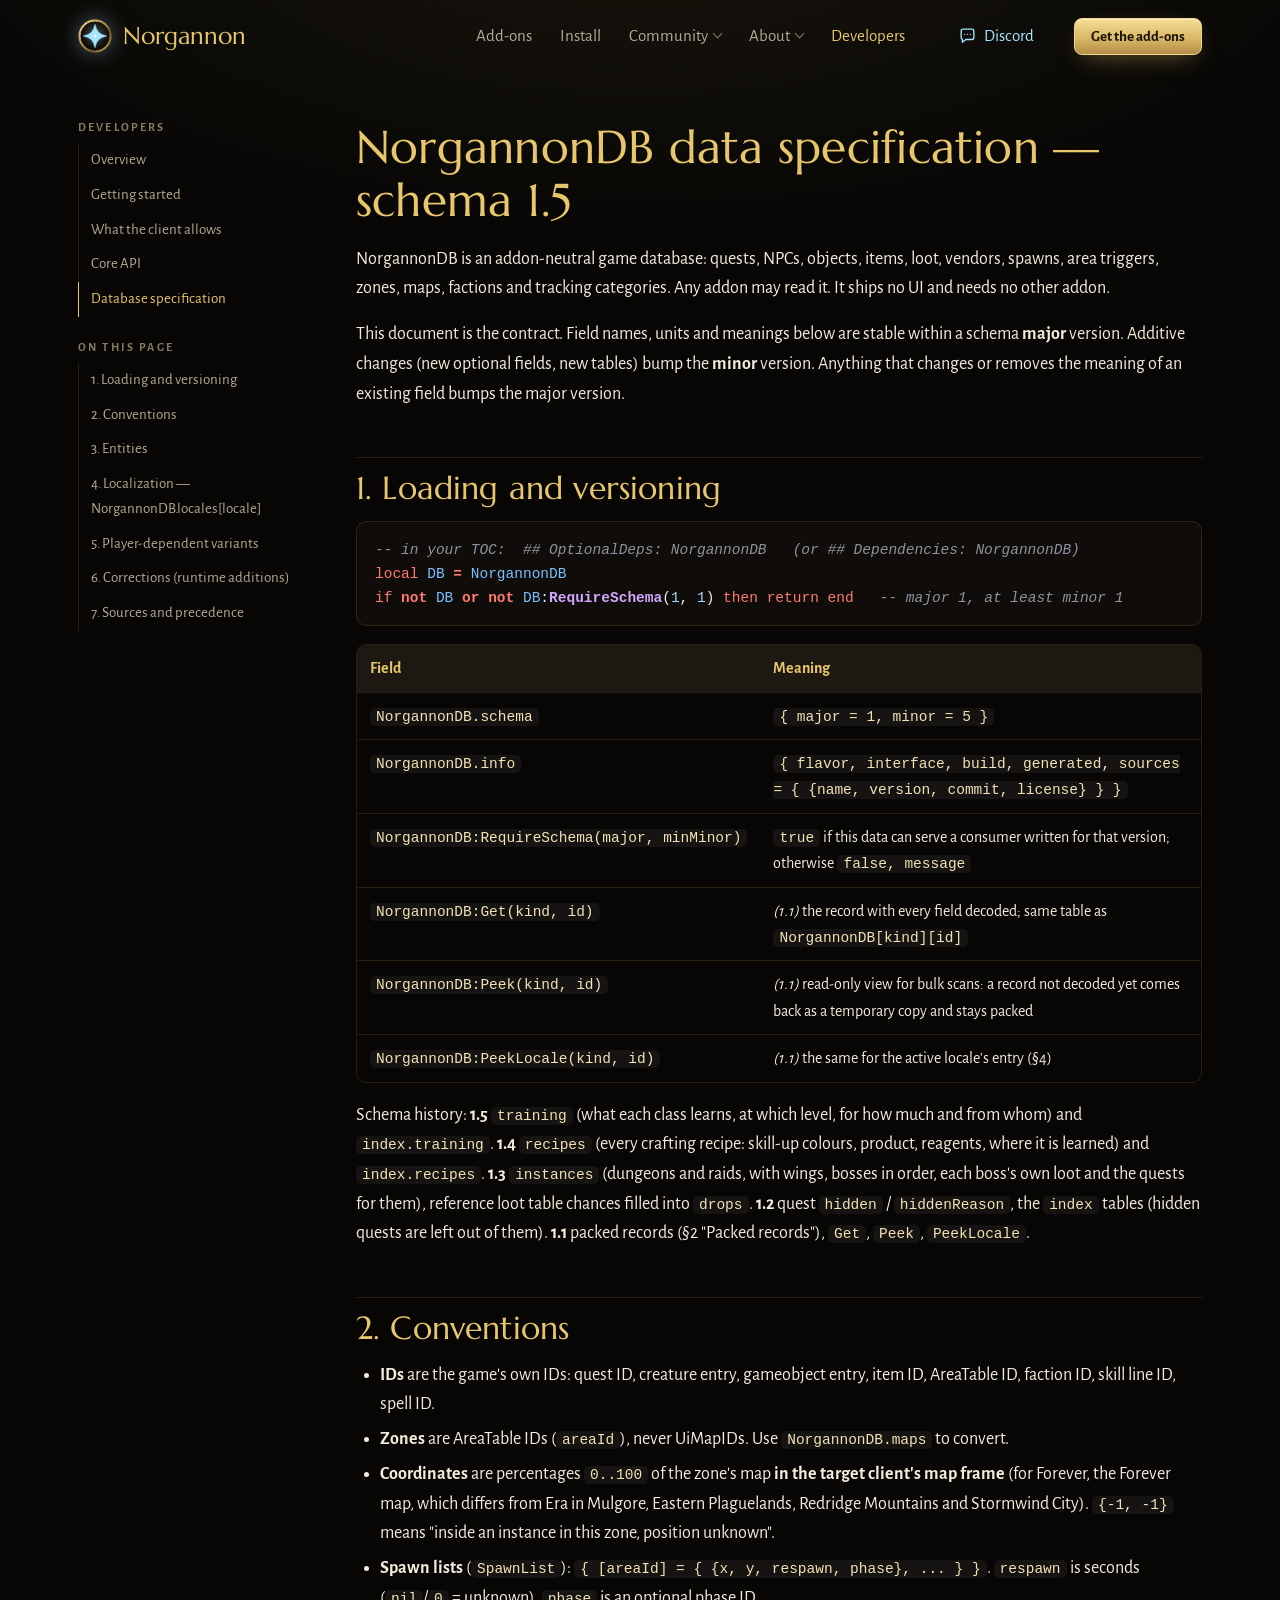
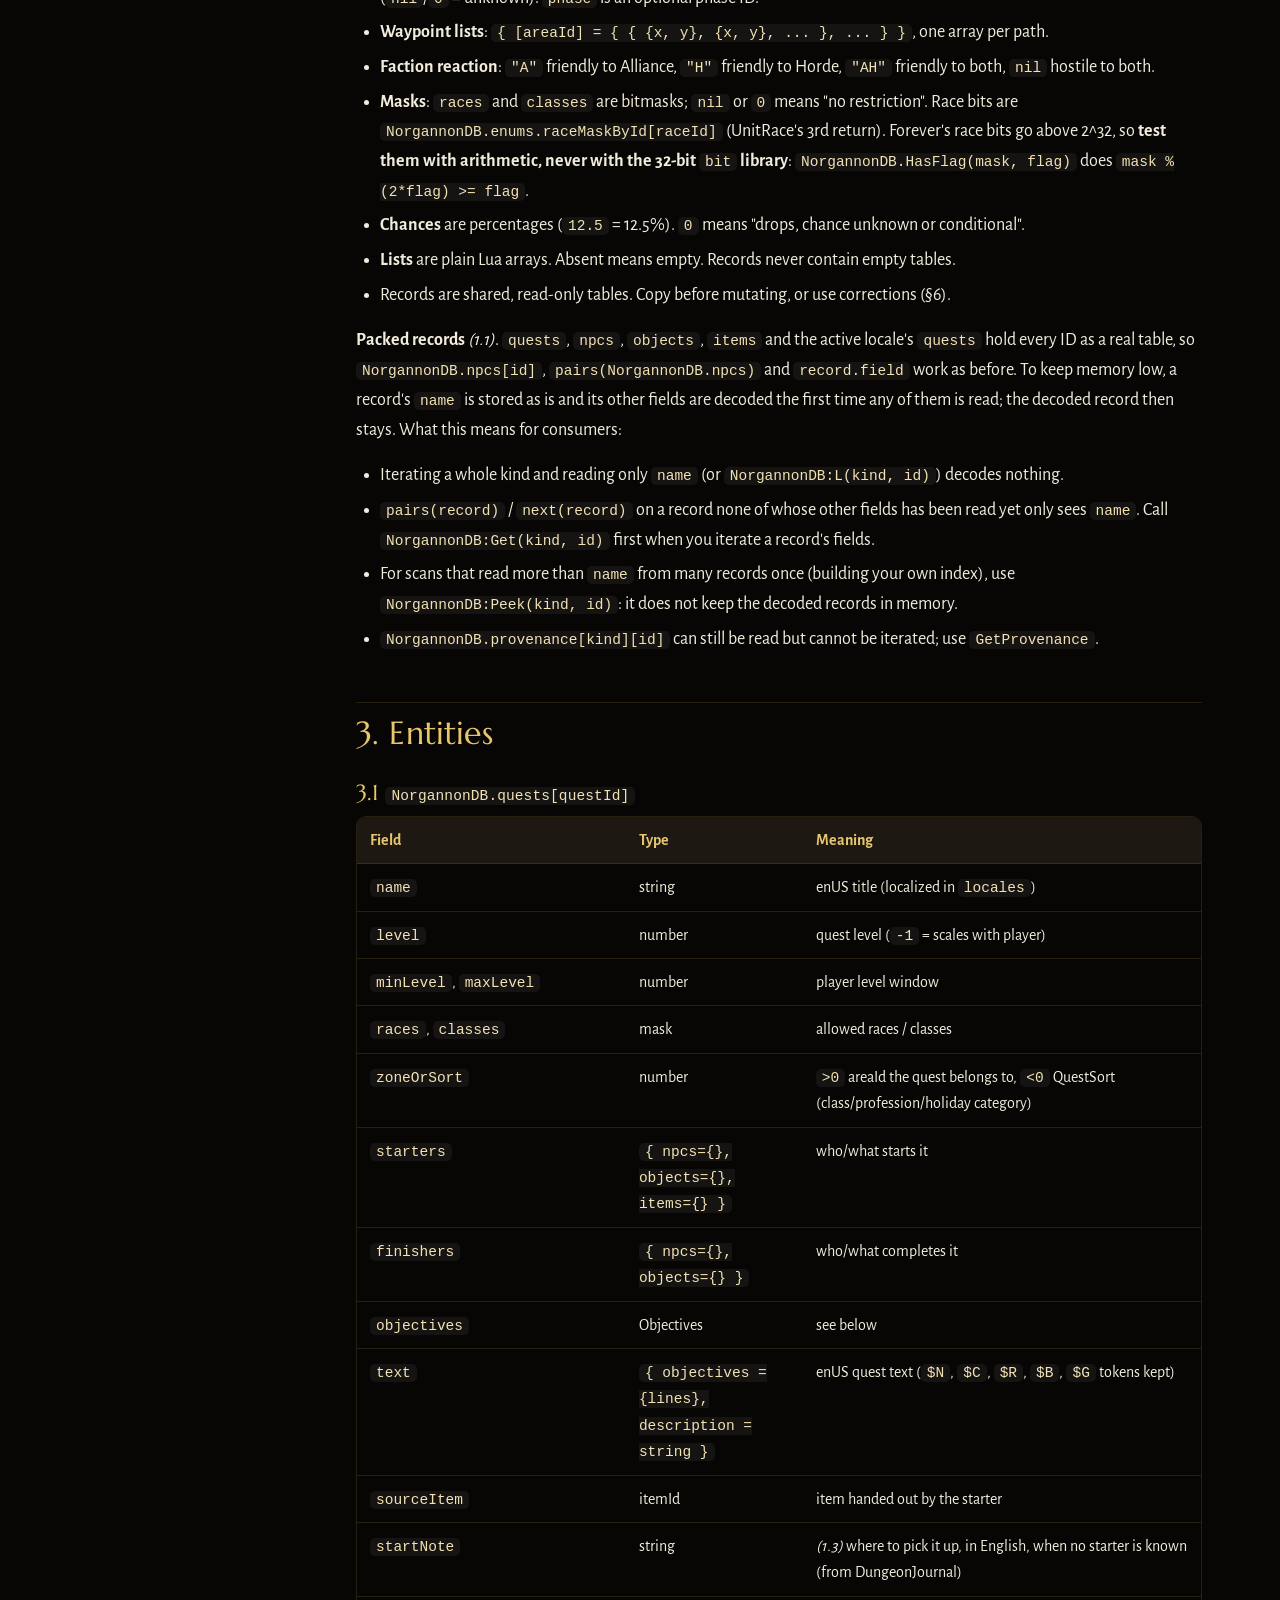
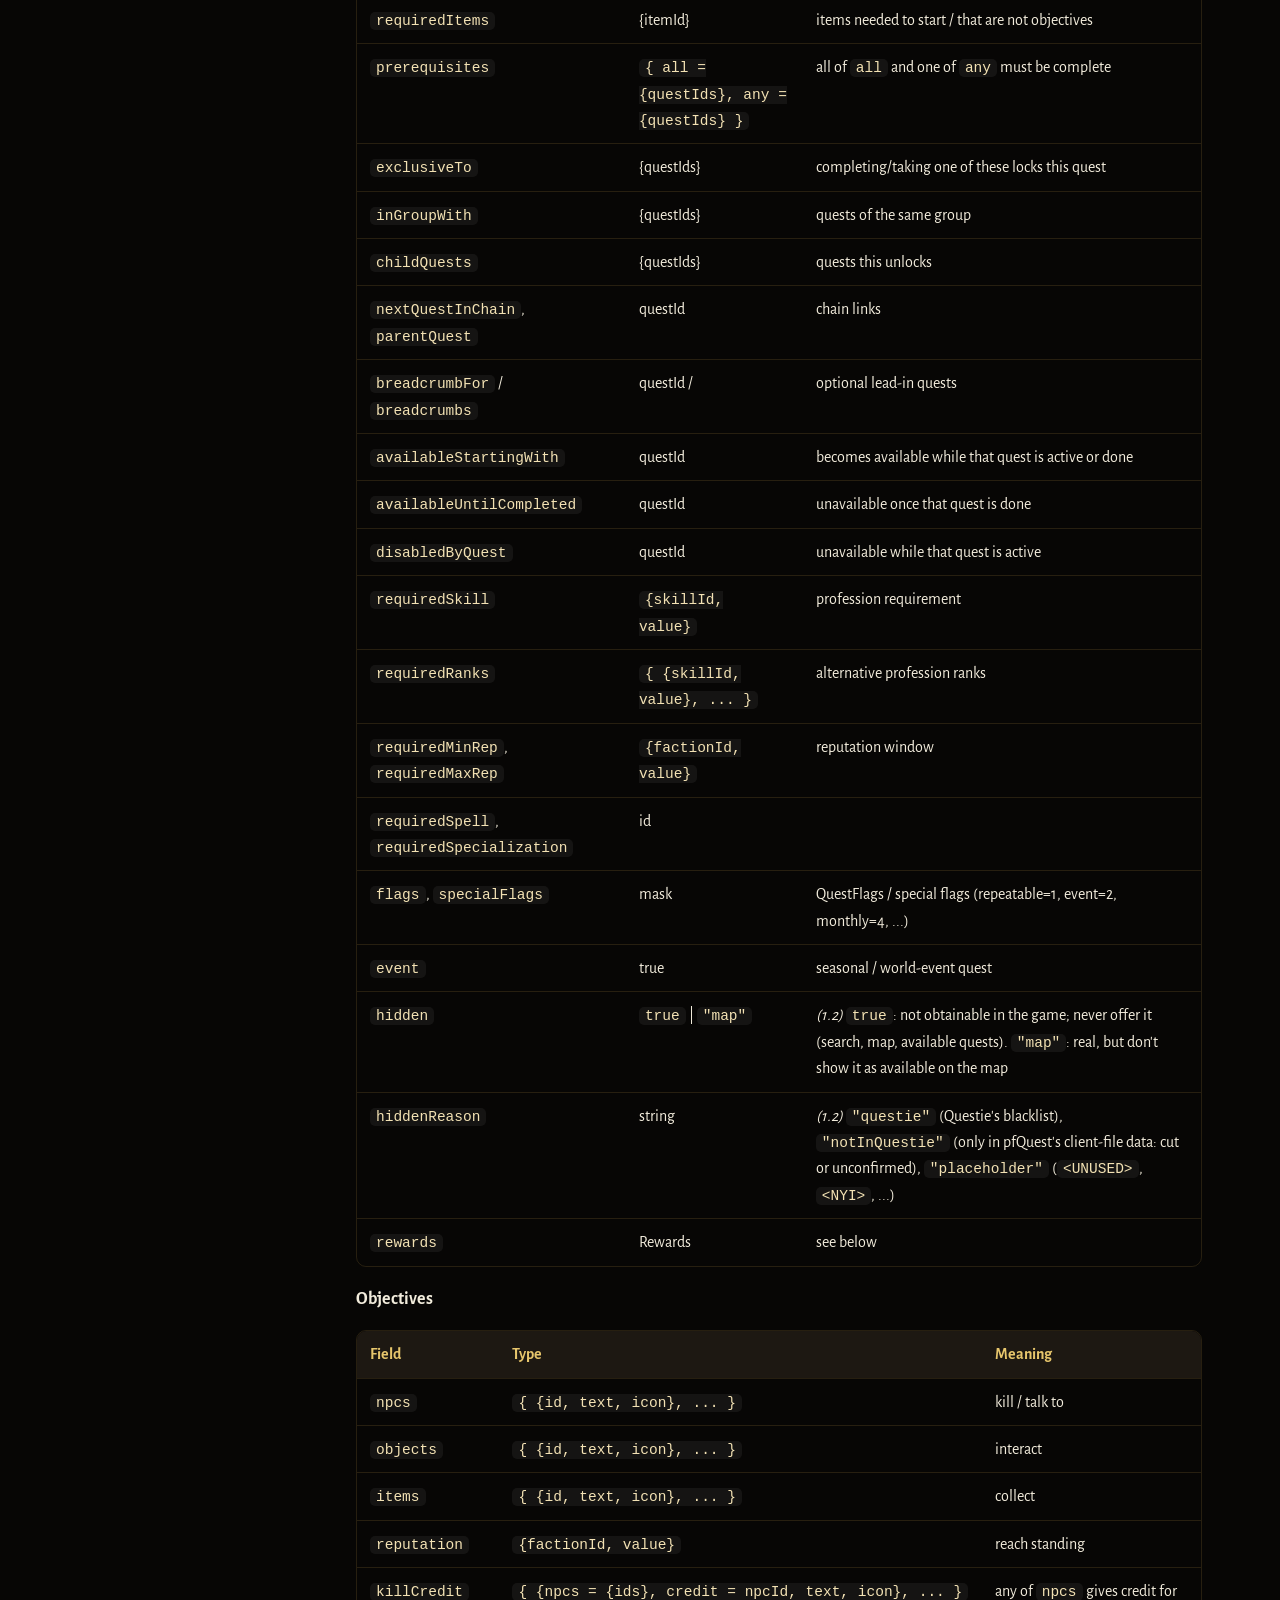
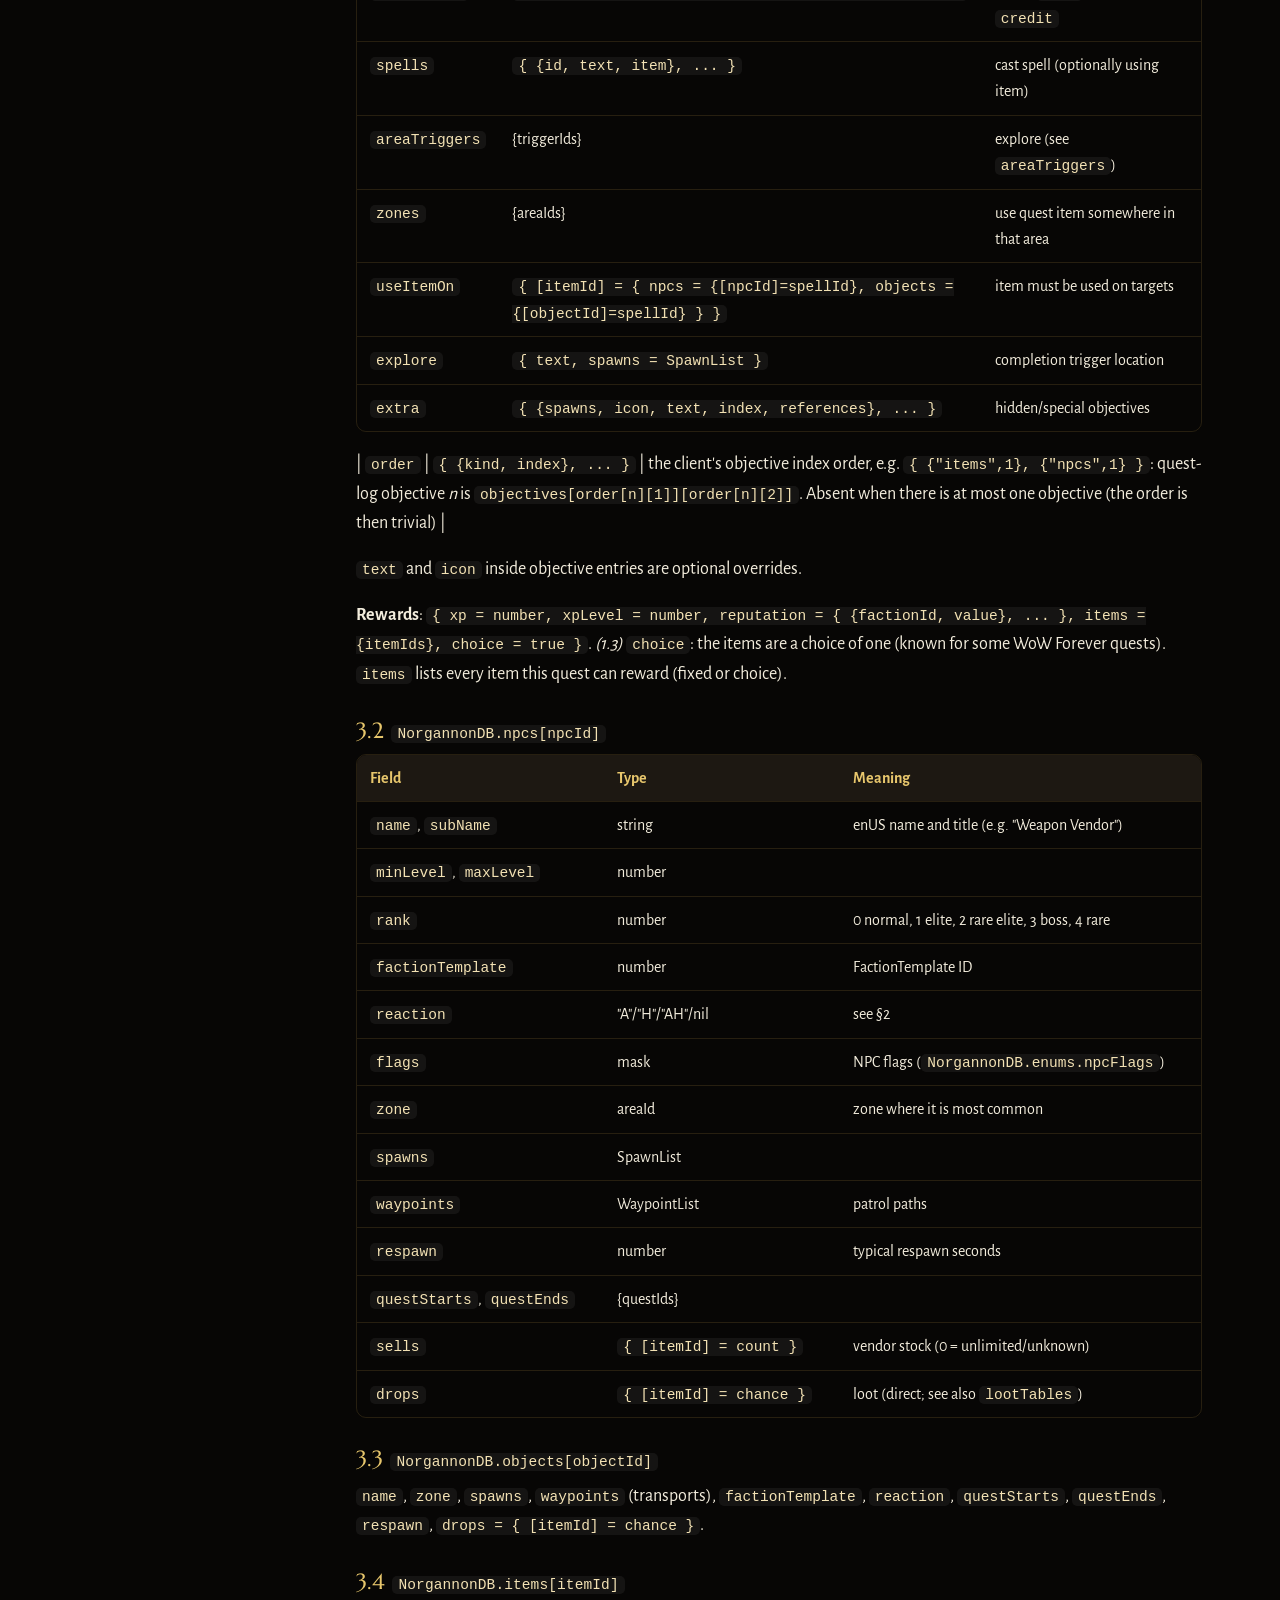
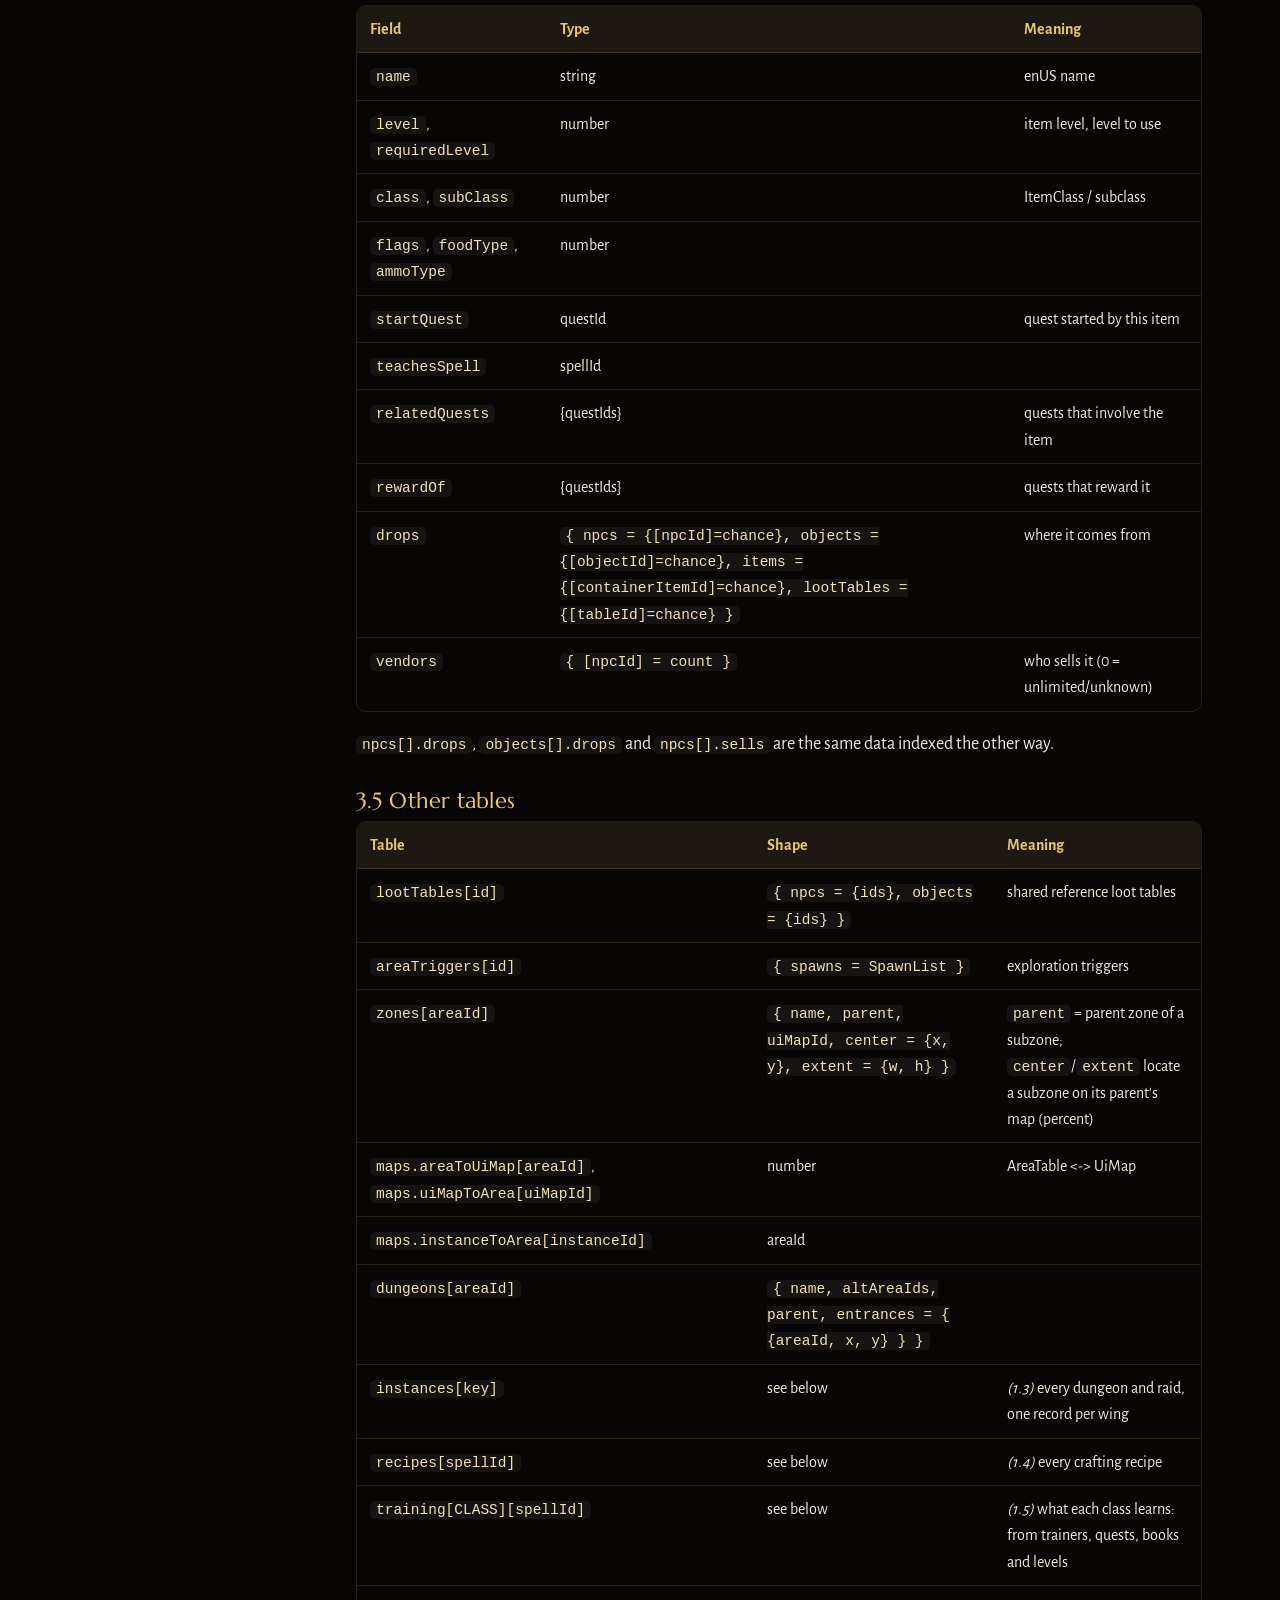
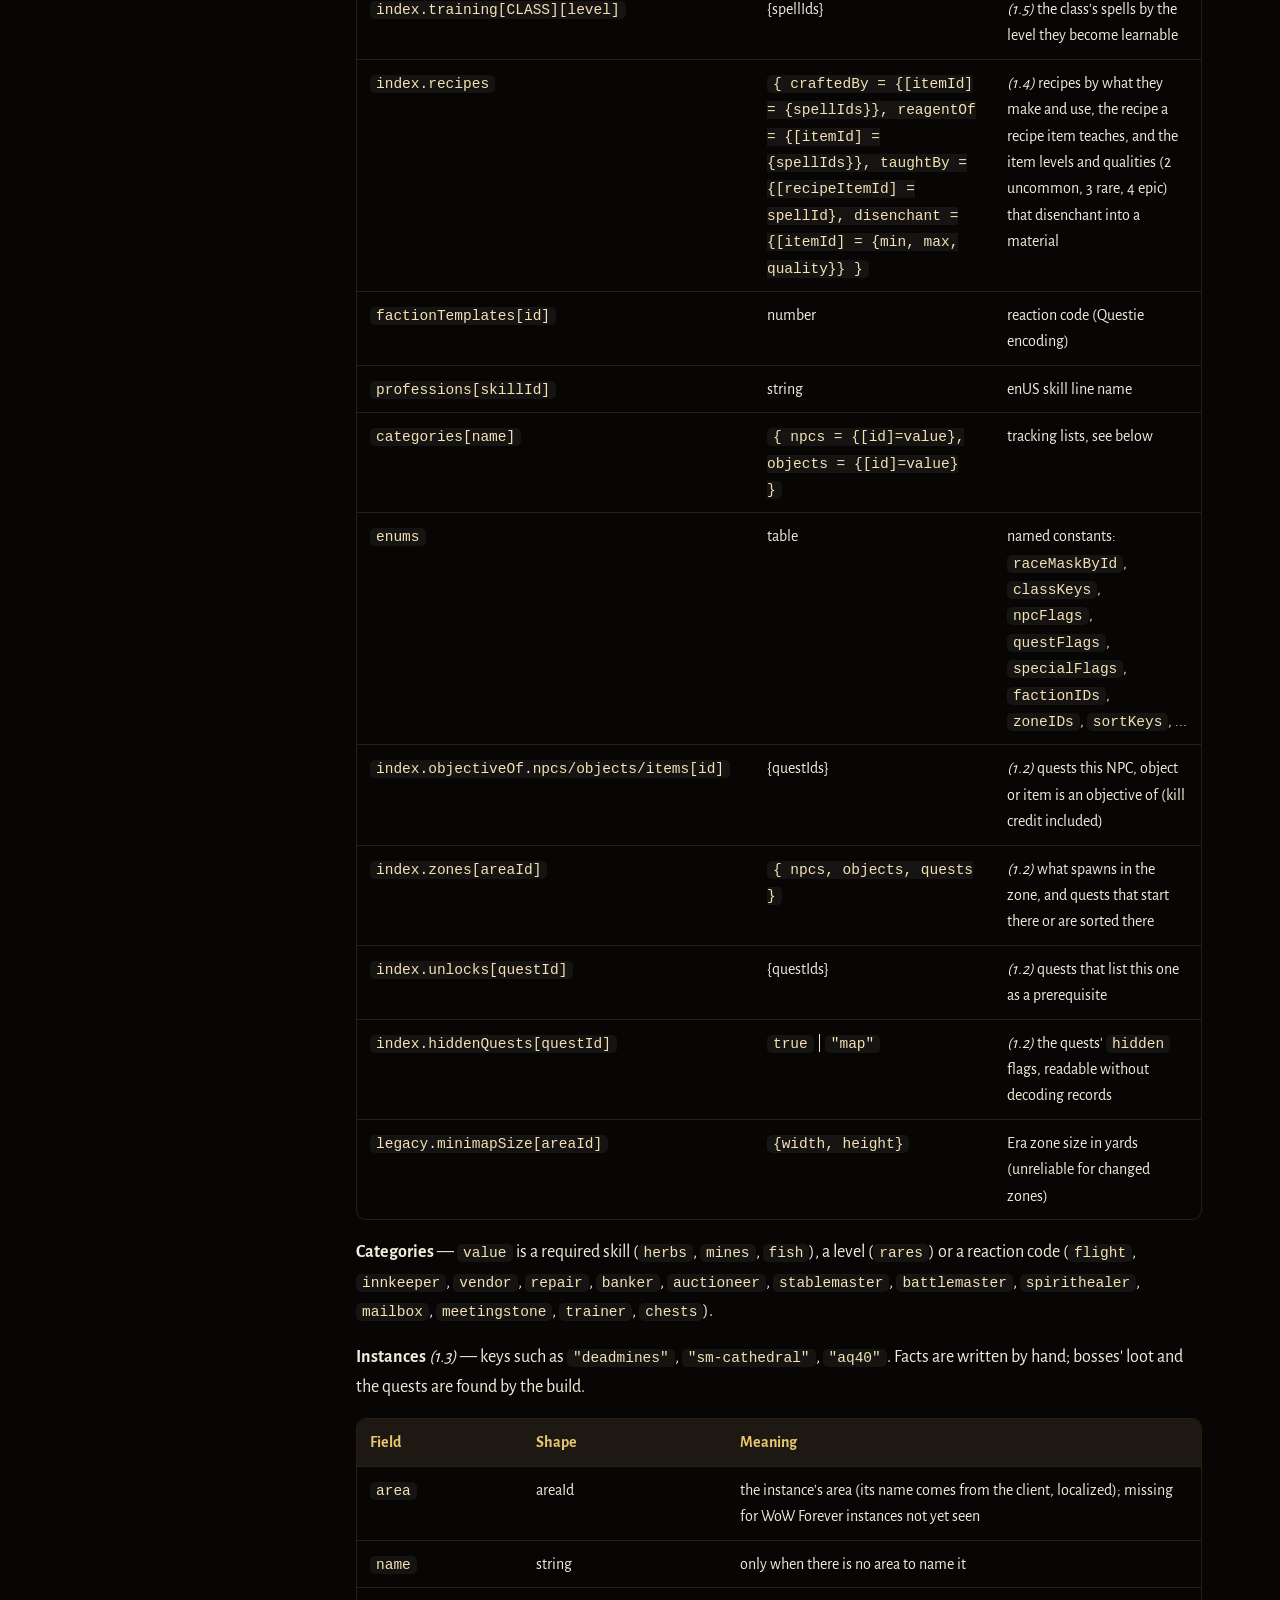
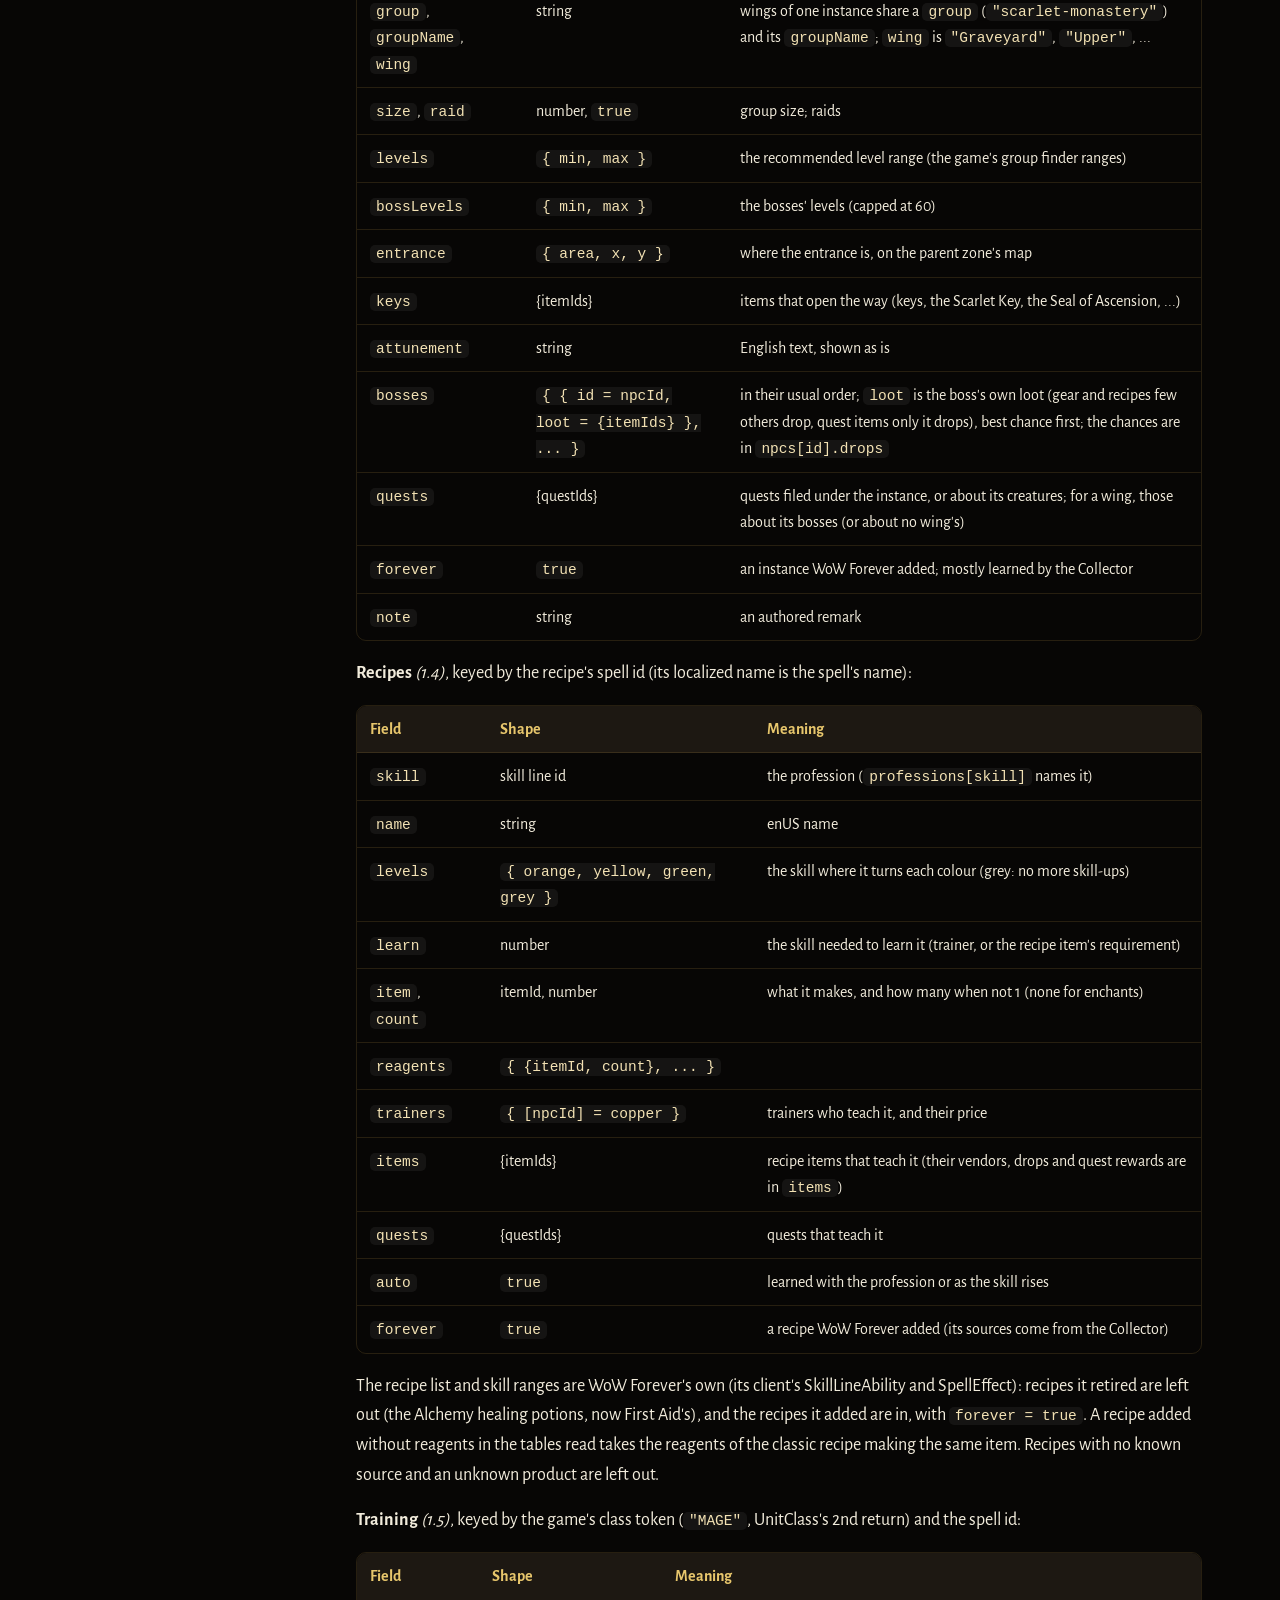
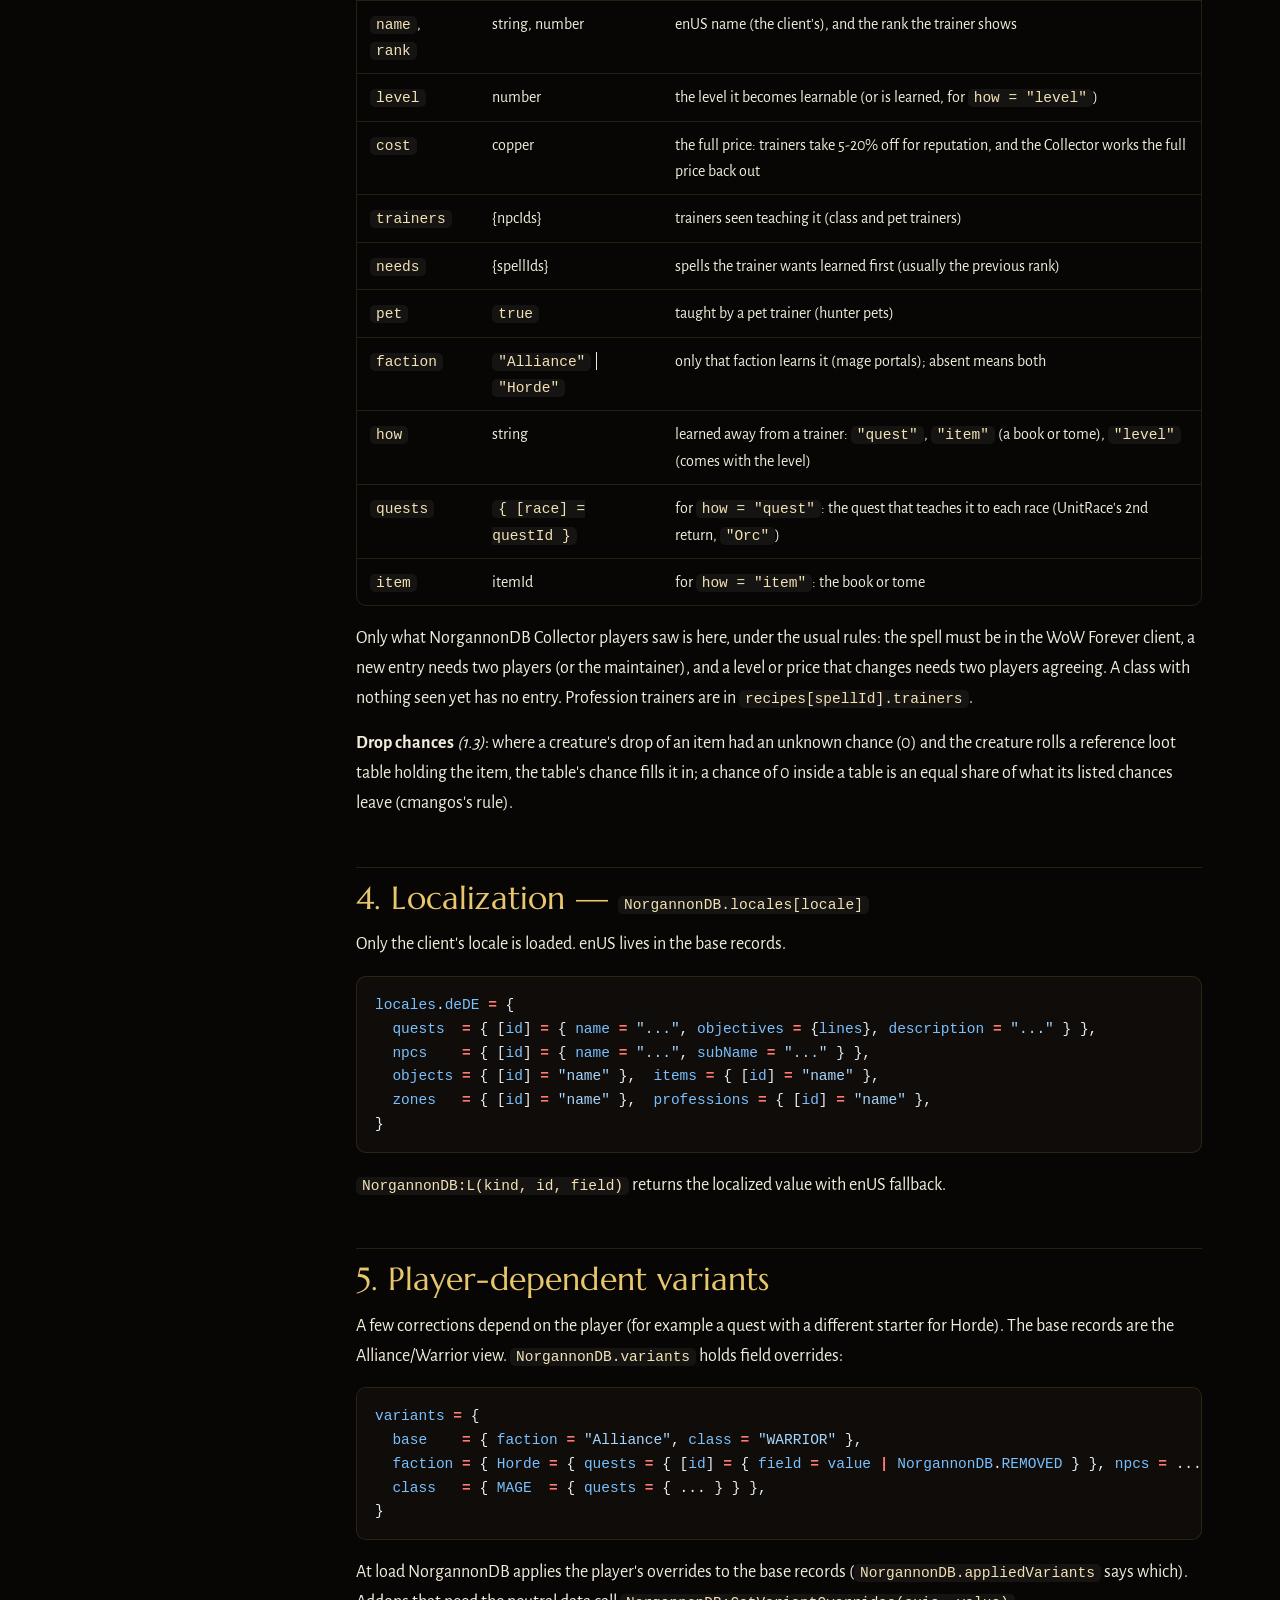
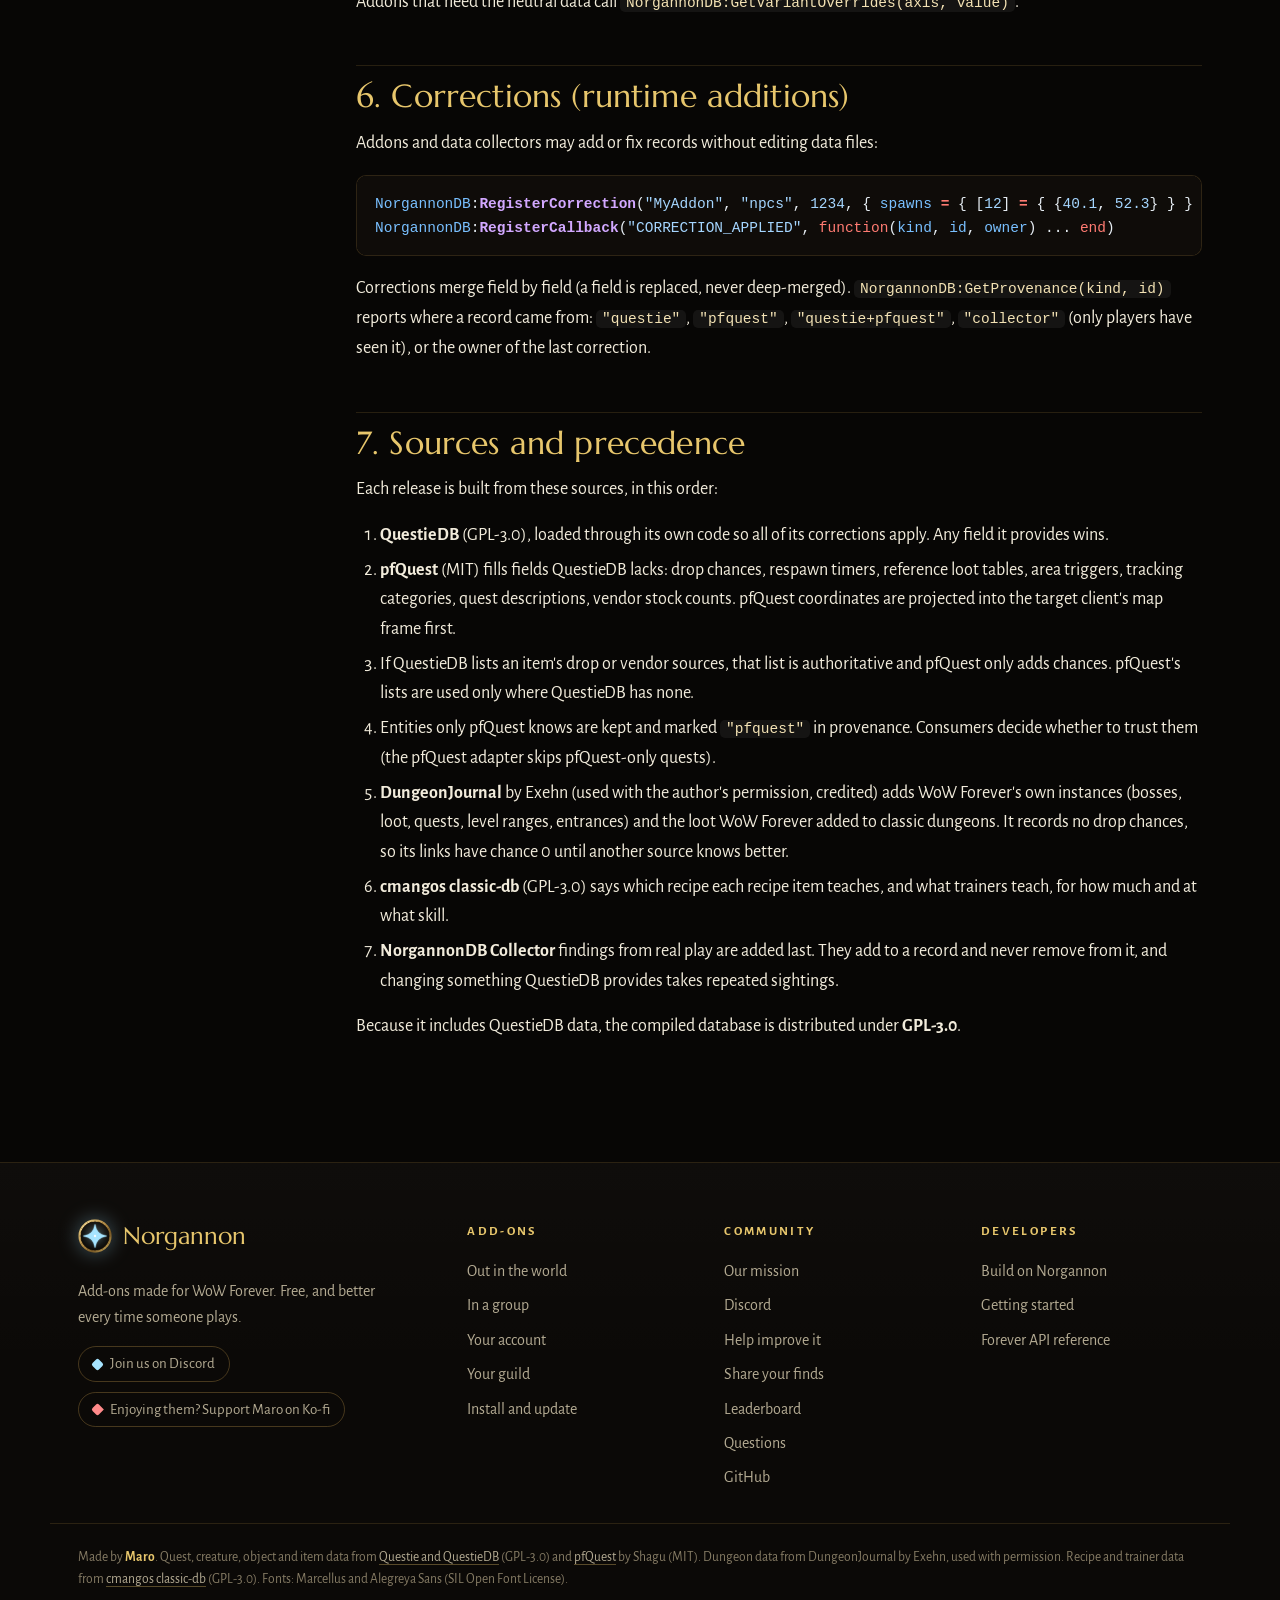
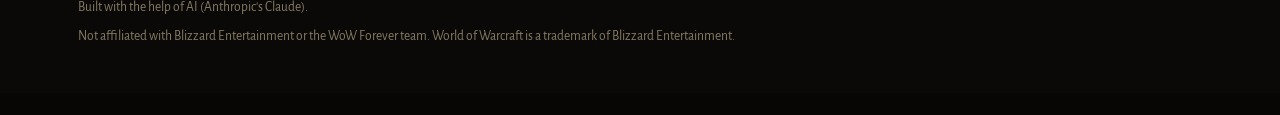
<file: developers/database-spec.html>
<!doctype html>
<html lang="en">
<head>
<meta charset="utf-8">
<meta name="viewport" content="width=device-width, initial-scale=1">
<title>Database specification · Norgannon developers</title>
<meta name="description" content="How to build WoW Forever add-ons on Norgannon Core.">
<meta name="theme-color" content="#0b0907">
<meta property="og:type" content="website">
<meta property="og:title" content="Database specification · Norgannon developers">
<meta property="og:description" content="How to build WoW Forever add-ons on Norgannon Core.">
<meta property="og:image" content="https://zmarotrix.github.io/norgannon/img/social-card.png">
<meta property="og:url" content="https://zmarotrix.github.io/norgannon/developers/database-spec.html">
<link rel="canonical" href="https://zmarotrix.github.io/norgannon/developers/database-spec.html">
<meta name="twitter:card" content="summary_large_image">
<link rel="icon" type="image/png" sizes="32x32" href="../img/marks/core-32.png">
<link rel="apple-touch-icon" href="../img/marks/core-256.png">
<link rel="preload" href="../fonts/Marcellus-Regular.ttf" as="font" type="font/ttf" crossorigin>
<link rel="stylesheet" href="../style.css?v=107305f1">
</head>
<body class="">
<a class="skip" href="#main">Skip to content</a>
<header class="top" id="top">
  <div class="top-inner">
    <a class="brand" href="../index.html"><img src="../img/marks/core-64.png" alt="" width="34" height="34"><span>Norgannon</span></a>
    <nav class="nav" id="nav" aria-label="Main">
      <a href="../addons.html" class="nav-top">Add-ons</a>
      <a href="../install.html" class="nav-top">Install</a>
      <div class="nav-group"><button class="nav-top" type="button" aria-expanded="false" aria-controls="nav-g2">Community<span class="caret" aria-hidden="true"></span></button><ul class="nav-menu" id="nav-g2" aria-label="Community"><li><a href="../improve.html">Help improve it</a></li><li><a href="../share.html">Share your finds</a></li><li><a href="../leaderboard.html">Leaderboard</a></li><li><a href="https://discord.gg/mvnuGyfMxB" rel="noopener">Discord</a></li></ul></div>
      <div class="nav-group"><button class="nav-top" type="button" aria-expanded="false" aria-controls="nav-g3">About<span class="caret" aria-hidden="true"></span></button><ul class="nav-menu" id="nav-g3" aria-label="About"><li><a href="../mission.html">Our mission</a></li><li><a href="../index.html#news">What's new</a></li><li><a href="../index.html#faq">FAQ</a></li></ul></div>
      <a href="../developers/index.html" class="nav-top on" aria-current="page">Developers</a>
    </nav>
    <a class="top-discord" href="https://discord.gg/mvnuGyfMxB" rel="noopener" aria-label="Discord" title="Discord"><svg class="icon" viewBox="0 0 24 24" aria-hidden="true" fill="none" stroke="currentColor" stroke-width="1.7" stroke-linecap="round" stroke-linejoin="round"><path d="M4 6.5A2.5 2.5 0 0 1 6.5 4h11A2.5 2.5 0 0 1 20 6.5v8a2.5 2.5 0 0 1-2.5 2.5H10l-4.5 3.5V17A2.5 2.5 0 0 1 4 14.5z"/><path d="M8.5 10.5h.01M12 10.5h.01M15.5 10.5h.01"/></svg><span>Discord</span></a>
    <a class="btn small nav-cta" href="../addons.html">Get the add-ons</a>
    <button class="menu" id="menu" aria-label="Menu" aria-expanded="false" aria-controls="nav">
      <span></span><span></span><span></span>
    </button>
  </div>
</header>
<main id="main">
<div class="wrap doc"><aside class="toc"><div class="docs-nav"><p class="toc-title">Developers</p><a href="index.html">Overview</a><a href="getting-started.html">Getting started</a><a href="forever-rules.html">What the client allows</a><a href="core-api.html">Core API</a><a href="database-spec.html" class="on">Database specification</a></div><div class="on-page"><p class="toc-title">On this page</p><a href="#1-loading-and-versioning">1. Loading and versioning</a><a href="#2-conventions">2. Conventions</a><a href="#3-entities">3. Entities</a><a href="#4-localization-norgannondblocaleslocale">4. Localization — NorgannonDB.locales[locale]</a><a href="#5-player-dependent-variants">5. Player-dependent variants</a><a href="#6-corrections-runtime-additions">6. Corrections (runtime additions)</a><a href="#7-sources-and-precedence">7. Sources and precedence</a></div></aside><article class="prose"><h1 id="norgannondb-data-specification-schema-15">NorgannonDB data specification — schema 1.5</h1>
<p>NorgannonDB is an addon-neutral game database: quests, NPCs, objects, items, loot, vendors,
spawns, area triggers, zones, maps, factions and tracking categories. Any addon may read it.
It ships no UI and needs no other addon.</p>
<p>This document is the contract. Field names, units and meanings below are stable within a
schema <strong>major</strong> version. Additive changes (new optional fields, new tables) bump the
<strong>minor</strong> version. Anything that changes or removes the meaning of an existing field bumps the
major version.</p>
<h2 id="1-loading-and-versioning">1. Loading and versioning</h2>
<div class="hl"><pre><span></span><code><span class="c1">-- in your TOC:  ## OptionalDeps: NorgannonDB   (or ## Dependencies: NorgannonDB)</span>
<span class="kd">local</span><span class="w"> </span><span class="nv">DB</span><span class="w"> </span><span class="o">=</span><span class="w"> </span><span class="nv">NorgannonDB</span>
<span class="kr">if</span><span class="w"> </span><span class="ow">not</span><span class="w"> </span><span class="nv">DB</span><span class="w"> </span><span class="ow">or</span><span class="w"> </span><span class="ow">not</span><span class="w"> </span><span class="nv">DB</span><span class="p">:</span><span class="nf">RequireSchema</span><span class="p">(</span><span class="mi">1</span><span class="p">,</span><span class="w"> </span><span class="mi">1</span><span class="p">)</span><span class="w"> </span><span class="kr">then</span><span class="w"> </span><span class="kr">return</span><span class="w"> </span><span class="kr">end</span><span class="w">   </span><span class="c1">-- major 1, at least minor 1</span>
</code></pre></div>

<div class="table-wrap"><table>
<thead>
<tr>
<th>Field</th>
<th>Meaning</th>
</tr>
</thead>
<tbody>
<tr>
<td><code>NorgannonDB.schema</code></td>
<td><code>{ major = 1, minor = 5 }</code></td>
</tr>
<tr>
<td><code>NorgannonDB.info</code></td>
<td><code>{ flavor, interface, build, generated, sources = { {name, version, commit, license} } }</code></td>
</tr>
<tr>
<td><code>NorgannonDB:RequireSchema(major, minMinor)</code></td>
<td><code>true</code> if this data can serve a consumer written for that version; otherwise <code>false, message</code></td>
</tr>
<tr>
<td><code>NorgannonDB:Get(kind, id)</code></td>
<td><em>(1.1)</em> the record with every field decoded; same table as <code>NorgannonDB[kind][id]</code></td>
</tr>
<tr>
<td><code>NorgannonDB:Peek(kind, id)</code></td>
<td><em>(1.1)</em> read-only view for bulk scans: a record not decoded yet comes back as a temporary copy and stays packed</td>
</tr>
<tr>
<td><code>NorgannonDB:PeekLocale(kind, id)</code></td>
<td><em>(1.1)</em> the same for the active locale's entry (§4)</td>
</tr>
</tbody>
</table></div>
<p>Schema history: <strong>1.5</strong> <code>training</code> (what each class learns, at which level, for how much and from whom) and <code>index.training</code>. <strong>1.4</strong> <code>recipes</code> (every crafting recipe: skill-up colours, product, reagents, where it is learned) and <code>index.recipes</code>. <strong>1.3</strong> <code>instances</code> (dungeons and raids, with wings, bosses in order, each boss's own loot and the quests for them), reference loot table chances filled into <code>drops</code>. <strong>1.2</strong> quest <code>hidden</code> / <code>hiddenReason</code>, the <code>index</code> tables (hidden quests are left out of them). <strong>1.1</strong> packed records (§2 "Packed records"), <code>Get</code>, <code>Peek</code>, <code>PeekLocale</code>.</p>
<h2 id="2-conventions">2. Conventions</h2>
<ul>
<li><strong>IDs</strong> are the game's own IDs: quest ID, creature entry, gameobject entry, item ID,
  AreaTable ID, faction ID, skill line ID, spell ID.</li>
<li><strong>Zones</strong> are AreaTable IDs (<code>areaId</code>), never UiMapIDs. Use <code>NorgannonDB.maps</code> to convert.</li>
<li><strong>Coordinates</strong> are percentages <code>0..100</code> of the zone's map <strong>in the target client's map
  frame</strong> (for Forever, the Forever map, which differs from Era in Mulgore, Eastern
  Plaguelands, Redridge Mountains and Stormwind City). <code>{-1, -1}</code> means "inside an instance in
  this zone, position unknown".</li>
<li><strong>Spawn lists</strong> (<code>SpawnList</code>): <code>{ [areaId] = { {x, y, respawn, phase}, ... } }</code>.
  <code>respawn</code> is seconds (<code>nil</code>/<code>0</code> = unknown). <code>phase</code> is an optional phase ID.</li>
<li><strong>Waypoint lists</strong>: <code>{ [areaId] = { { {x, y}, {x, y}, ... }, ... } }</code>, one array per path.</li>
<li><strong>Faction reaction</strong>: <code>"A"</code> friendly to Alliance, <code>"H"</code> friendly to Horde, <code>"AH"</code> friendly
  to both, <code>nil</code> hostile to both.</li>
<li><strong>Masks</strong>: <code>races</code> and <code>classes</code> are bitmasks; <code>nil</code> or <code>0</code> means "no restriction".
  Race bits are <code>NorgannonDB.enums.raceMaskById[raceId]</code> (UnitRace's 3rd return). Forever's race
  bits go above 2^32, so <strong>test them with arithmetic, never with the 32-bit <code>bit</code> library</strong>:
  <code>NorgannonDB.HasFlag(mask, flag)</code> does <code>mask % (2*flag) &gt;= flag</code>.</li>
<li><strong>Chances</strong> are percentages (<code>12.5</code> = 12.5%). <code>0</code> means "drops, chance unknown or
  conditional".</li>
<li><strong>Lists</strong> are plain Lua arrays. Absent means empty. Records never contain empty tables.</li>
<li>Records are shared, read-only tables. Copy before mutating, or use corrections (§6).</li>
</ul>
<p><strong>Packed records</strong> <em>(1.1)</em>. <code>quests</code>, <code>npcs</code>, <code>objects</code>, <code>items</code> and the active locale's
<code>quests</code> hold every ID as a real table, so <code>NorgannonDB.npcs[id]</code>, <code>pairs(NorgannonDB.npcs)</code> and
<code>record.field</code> work as before. To keep memory low, a record's <code>name</code> is stored as is and its
other fields are decoded the first time any of them is read; the decoded record then stays.
What this means for consumers:</p>
<ul>
<li>Iterating a whole kind and reading only <code>name</code> (or <code>NorgannonDB:L(kind, id)</code>) decodes nothing.</li>
<li><code>pairs(record)</code> / <code>next(record)</code> on a record none of whose other fields has been read yet
  only sees <code>name</code>. Call <code>NorgannonDB:Get(kind, id)</code> first when you iterate a record's fields.</li>
<li>For scans that read more than <code>name</code> from many records once (building your own index), use
  <code>NorgannonDB:Peek(kind, id)</code>: it does not keep the decoded records in memory.</li>
<li><code>NorgannonDB.provenance[kind][id]</code> can still be read but cannot be iterated; use
  <code>GetProvenance</code>.</li>
</ul>
<h2 id="3-entities">3. Entities</h2>
<h3 id="31-norgannondbquestsquestid">3.1 <code>NorgannonDB.quests[questId]</code></h3>
<div class="table-wrap"><table>
<thead>
<tr>
<th>Field</th>
<th>Type</th>
<th>Meaning</th>
</tr>
</thead>
<tbody>
<tr>
<td><code>name</code></td>
<td>string</td>
<td>enUS title (localized in <code>locales</code>)</td>
</tr>
<tr>
<td><code>level</code></td>
<td>number</td>
<td>quest level (<code>-1</code> = scales with player)</td>
</tr>
<tr>
<td><code>minLevel</code>, <code>maxLevel</code></td>
<td>number</td>
<td>player level window</td>
</tr>
<tr>
<td><code>races</code>, <code>classes</code></td>
<td>mask</td>
<td>allowed races / classes</td>
</tr>
<tr>
<td><code>zoneOrSort</code></td>
<td>number</td>
<td><code>&gt;0</code> areaId the quest belongs to, <code>&lt;0</code> QuestSort (class/profession/holiday category)</td>
</tr>
<tr>
<td><code>starters</code></td>
<td><code>{ npcs={}, objects={}, items={} }</code></td>
<td>who/what starts it</td>
</tr>
<tr>
<td><code>finishers</code></td>
<td><code>{ npcs={}, objects={} }</code></td>
<td>who/what completes it</td>
</tr>
<tr>
<td><code>objectives</code></td>
<td>Objectives</td>
<td>see below</td>
</tr>
<tr>
<td><code>text</code></td>
<td><code>{ objectives = {lines}, description = string }</code></td>
<td>enUS quest text (<code>$N</code>, <code>$C</code>, <code>$R</code>, <code>$B</code>, <code>$G</code> tokens kept)</td>
</tr>
<tr>
<td><code>sourceItem</code></td>
<td>itemId</td>
<td>item handed out by the starter</td>
</tr>
<tr>
<td><code>startNote</code></td>
<td>string</td>
<td><em>(1.3)</em> where to pick it up, in English, when no starter is known (from DungeonJournal)</td>
</tr>
<tr>
<td><code>requiredItems</code></td>
<td>{itemId}</td>
<td>items needed to start / that are not objectives</td>
</tr>
<tr>
<td><code>prerequisites</code></td>
<td><code>{ all = {questIds}, any = {questIds} }</code></td>
<td>all of <code>all</code> and one of <code>any</code> must be complete</td>
</tr>
<tr>
<td><code>exclusiveTo</code></td>
<td>{questIds}</td>
<td>completing/taking one of these locks this quest</td>
</tr>
<tr>
<td><code>inGroupWith</code></td>
<td>{questIds}</td>
<td>quests of the same group</td>
</tr>
<tr>
<td><code>childQuests</code></td>
<td>{questIds}</td>
<td>quests this unlocks</td>
</tr>
<tr>
<td><code>nextQuestInChain</code>, <code>parentQuest</code></td>
<td>questId</td>
<td>chain links</td>
</tr>
<tr>
<td><code>breadcrumbFor</code> / <code>breadcrumbs</code></td>
<td questIds="questIds">questId /</td>
<td>optional lead-in quests</td>
</tr>
<tr>
<td><code>availableStartingWith</code></td>
<td>questId</td>
<td>becomes available while that quest is active or done</td>
</tr>
<tr>
<td><code>availableUntilCompleted</code></td>
<td>questId</td>
<td>unavailable once that quest is done</td>
</tr>
<tr>
<td><code>disabledByQuest</code></td>
<td>questId</td>
<td>unavailable while that quest is active</td>
</tr>
<tr>
<td><code>requiredSkill</code></td>
<td><code>{skillId, value}</code></td>
<td>profession requirement</td>
</tr>
<tr>
<td><code>requiredRanks</code></td>
<td><code>{ {skillId, value}, ... }</code></td>
<td>alternative profession ranks</td>
</tr>
<tr>
<td><code>requiredMinRep</code>, <code>requiredMaxRep</code></td>
<td><code>{factionId, value}</code></td>
<td>reputation window</td>
</tr>
<tr>
<td><code>requiredSpell</code>, <code>requiredSpecialization</code></td>
<td>id</td>
<td></td>
</tr>
<tr>
<td><code>flags</code>, <code>specialFlags</code></td>
<td>mask</td>
<td>QuestFlags / special flags (repeatable=1, event=2, monthly=4, ...)</td>
</tr>
<tr>
<td><code>event</code></td>
<td>true</td>
<td>seasonal / world-event quest</td>
</tr>
<tr>
<td><code>hidden</code></td>
<td><code>true</code> | <code>"map"</code></td>
<td><em>(1.2)</em> <code>true</code>: not obtainable in the game; never offer it (search, map, available quests). <code>"map"</code>: real, but don't show it as available on the map</td>
</tr>
<tr>
<td><code>hiddenReason</code></td>
<td>string</td>
<td><em>(1.2)</em> <code>"questie"</code> (Questie's blacklist), <code>"notInQuestie"</code> (only in pfQuest's client-file data: cut or unconfirmed), <code>"placeholder"</code> (<code>&lt;UNUSED&gt;</code>, <code>&lt;NYI&gt;</code>, ...)</td>
</tr>
<tr>
<td><code>rewards</code></td>
<td>Rewards</td>
<td>see below</td>
</tr>
</tbody>
</table></div>
<p><strong>Objectives</strong></p>
<div class="table-wrap"><table>
<thead>
<tr>
<th>Field</th>
<th>Type</th>
<th>Meaning</th>
</tr>
</thead>
<tbody>
<tr>
<td><code>npcs</code></td>
<td><code>{ {id, text, icon}, ... }</code></td>
<td>kill / talk to</td>
</tr>
<tr>
<td><code>objects</code></td>
<td><code>{ {id, text, icon}, ... }</code></td>
<td>interact</td>
</tr>
<tr>
<td><code>items</code></td>
<td><code>{ {id, text, icon}, ... }</code></td>
<td>collect</td>
</tr>
<tr>
<td><code>reputation</code></td>
<td><code>{factionId, value}</code></td>
<td>reach standing</td>
</tr>
<tr>
<td><code>killCredit</code></td>
<td><code>{ {npcs = {ids}, credit = npcId, text, icon}, ... }</code></td>
<td>any of <code>npcs</code> gives credit for <code>credit</code></td>
</tr>
<tr>
<td><code>spells</code></td>
<td><code>{ {id, text, item}, ... }</code></td>
<td>cast spell (optionally using item)</td>
</tr>
<tr>
<td><code>areaTriggers</code></td>
<td>{triggerIds}</td>
<td>explore (see <code>areaTriggers</code>)</td>
</tr>
<tr>
<td><code>zones</code></td>
<td>{areaIds}</td>
<td>use quest item somewhere in that area</td>
</tr>
<tr>
<td><code>useItemOn</code></td>
<td><code>{ [itemId] = { npcs = {[npcId]=spellId}, objects = {[objectId]=spellId} } }</code></td>
<td>item must be used on targets</td>
</tr>
<tr>
<td><code>explore</code></td>
<td><code>{ text, spawns = SpawnList }</code></td>
<td>completion trigger location</td>
</tr>
<tr>
<td><code>extra</code></td>
<td><code>{ {spawns, icon, text, index, references}, ... }</code></td>
<td>hidden/special objectives</td>
</tr>
</tbody>
</table></div>
<p>| <code>order</code> | <code>{ {kind, index}, ... }</code> | the client's objective index order, e.g. <code>{ {"items",1}, {"npcs",1} }</code>: quest-log objective <em>n</em> is <code>objectives[order[n][1]][order[n][2]]</code>. Absent when there is at most one objective (the order is then trivial) |</p>
<p><code>text</code> and <code>icon</code> inside objective entries are optional overrides.</p>
<p><strong>Rewards</strong>: <code>{ xp = number, xpLevel = number, reputation = { {factionId, value}, ... }, items = {itemIds}, choice = true }</code>. <em>(1.3)</em> <code>choice</code>: the items are a choice of one (known for some WoW Forever quests).
<code>items</code> lists every item this quest can reward (fixed or choice).</p>
<h3 id="32-norgannondbnpcsnpcid">3.2 <code>NorgannonDB.npcs[npcId]</code></h3>
<div class="table-wrap"><table>
<thead>
<tr>
<th>Field</th>
<th>Type</th>
<th>Meaning</th>
</tr>
</thead>
<tbody>
<tr>
<td><code>name</code>, <code>subName</code></td>
<td>string</td>
<td>enUS name and title (e.g. "Weapon Vendor")</td>
</tr>
<tr>
<td><code>minLevel</code>, <code>maxLevel</code></td>
<td>number</td>
<td></td>
</tr>
<tr>
<td><code>rank</code></td>
<td>number</td>
<td>0 normal, 1 elite, 2 rare elite, 3 boss, 4 rare</td>
</tr>
<tr>
<td><code>factionTemplate</code></td>
<td>number</td>
<td>FactionTemplate ID</td>
</tr>
<tr>
<td><code>reaction</code></td>
<td>"A"/"H"/"AH"/nil</td>
<td>see §2</td>
</tr>
<tr>
<td><code>flags</code></td>
<td>mask</td>
<td>NPC flags (<code>NorgannonDB.enums.npcFlags</code>)</td>
</tr>
<tr>
<td><code>zone</code></td>
<td>areaId</td>
<td>zone where it is most common</td>
</tr>
<tr>
<td><code>spawns</code></td>
<td>SpawnList</td>
<td></td>
</tr>
<tr>
<td><code>waypoints</code></td>
<td>WaypointList</td>
<td>patrol paths</td>
</tr>
<tr>
<td><code>respawn</code></td>
<td>number</td>
<td>typical respawn seconds</td>
</tr>
<tr>
<td><code>questStarts</code>, <code>questEnds</code></td>
<td>{questIds}</td>
<td></td>
</tr>
<tr>
<td><code>sells</code></td>
<td><code>{ [itemId] = count }</code></td>
<td>vendor stock (0 = unlimited/unknown)</td>
</tr>
<tr>
<td><code>drops</code></td>
<td><code>{ [itemId] = chance }</code></td>
<td>loot (direct; see also <code>lootTables</code>)</td>
</tr>
</tbody>
</table></div>
<h3 id="33-norgannondbobjectsobjectid">3.3 <code>NorgannonDB.objects[objectId]</code></h3>
<p><code>name</code>, <code>zone</code>, <code>spawns</code>, <code>waypoints</code> (transports), <code>factionTemplate</code>, <code>reaction</code>,
<code>questStarts</code>, <code>questEnds</code>, <code>respawn</code>, <code>drops = { [itemId] = chance }</code>.</p>
<h3 id="34-norgannondbitemsitemid">3.4 <code>NorgannonDB.items[itemId]</code></h3>
<div class="table-wrap"><table>
<thead>
<tr>
<th>Field</th>
<th>Type</th>
<th>Meaning</th>
</tr>
</thead>
<tbody>
<tr>
<td><code>name</code></td>
<td>string</td>
<td>enUS name</td>
</tr>
<tr>
<td><code>level</code>, <code>requiredLevel</code></td>
<td>number</td>
<td>item level, level to use</td>
</tr>
<tr>
<td><code>class</code>, <code>subClass</code></td>
<td>number</td>
<td>ItemClass / subclass</td>
</tr>
<tr>
<td><code>flags</code>, <code>foodType</code>, <code>ammoType</code></td>
<td>number</td>
<td></td>
</tr>
<tr>
<td><code>startQuest</code></td>
<td>questId</td>
<td>quest started by this item</td>
</tr>
<tr>
<td><code>teachesSpell</code></td>
<td>spellId</td>
<td></td>
</tr>
<tr>
<td><code>relatedQuests</code></td>
<td>{questIds}</td>
<td>quests that involve the item</td>
</tr>
<tr>
<td><code>rewardOf</code></td>
<td>{questIds}</td>
<td>quests that reward it</td>
</tr>
<tr>
<td><code>drops</code></td>
<td><code>{ npcs = {[npcId]=chance}, objects = {[objectId]=chance}, items = {[containerItemId]=chance}, lootTables = {[tableId]=chance} }</code></td>
<td>where it comes from</td>
</tr>
<tr>
<td><code>vendors</code></td>
<td><code>{ [npcId] = count }</code></td>
<td>who sells it (0 = unlimited/unknown)</td>
</tr>
</tbody>
</table></div>
<p><code>npcs[].drops</code>, <code>objects[].drops</code> and <code>npcs[].sells</code> are the same data indexed the other way.</p>
<h3 id="35-other-tables">3.5 Other tables</h3>
<div class="table-wrap"><table>
<thead>
<tr>
<th>Table</th>
<th>Shape</th>
<th>Meaning</th>
</tr>
</thead>
<tbody>
<tr>
<td><code>lootTables[id]</code></td>
<td><code>{ npcs = {ids}, objects = {ids} }</code></td>
<td>shared reference loot tables</td>
</tr>
<tr>
<td><code>areaTriggers[id]</code></td>
<td><code>{ spawns = SpawnList }</code></td>
<td>exploration triggers</td>
</tr>
<tr>
<td><code>zones[areaId]</code></td>
<td><code>{ name, parent, uiMapId, center = {x, y}, extent = {w, h} }</code></td>
<td><code>parent</code> = parent zone of a subzone; <code>center</code>/<code>extent</code> locate a subzone on its parent's map (percent)</td>
</tr>
<tr>
<td><code>maps.areaToUiMap[areaId]</code>, <code>maps.uiMapToArea[uiMapId]</code></td>
<td>number</td>
<td>AreaTable &lt;-&gt; UiMap</td>
</tr>
<tr>
<td><code>maps.instanceToArea[instanceId]</code></td>
<td>areaId</td>
<td></td>
</tr>
<tr>
<td><code>dungeons[areaId]</code></td>
<td><code>{ name, altAreaIds, parent, entrances = { {areaId, x, y} } }</code></td>
<td></td>
</tr>
<tr>
<td><code>instances[key]</code></td>
<td>see below</td>
<td><em>(1.3)</em> every dungeon and raid, one record per wing</td>
</tr>
<tr>
<td><code>recipes[spellId]</code></td>
<td>see below</td>
<td><em>(1.4)</em> every crafting recipe</td>
</tr>
<tr>
<td><code>training[CLASS][spellId]</code></td>
<td>see below</td>
<td><em>(1.5)</em> what each class learns: from trainers, quests, books and levels</td>
</tr>
<tr>
<td><code>index.training[CLASS][level]</code></td>
<td>{spellIds}</td>
<td><em>(1.5)</em> the class's spells by the level they become learnable</td>
</tr>
<tr>
<td><code>index.recipes</code></td>
<td><code>{ craftedBy = {[itemId] = {spellIds}}, reagentOf = {[itemId] = {spellIds}}, taughtBy = {[recipeItemId] = spellId}, disenchant = {[itemId] = {min, max, quality}} }</code></td>
<td><em>(1.4)</em> recipes by what they make and use, the recipe a recipe item teaches, and the item levels and qualities (2 uncommon, 3 rare, 4 epic) that disenchant into a material</td>
</tr>
<tr>
<td><code>factionTemplates[id]</code></td>
<td>number</td>
<td>reaction code (Questie encoding)</td>
</tr>
<tr>
<td><code>professions[skillId]</code></td>
<td>string</td>
<td>enUS skill line name</td>
</tr>
<tr>
<td><code>categories[name]</code></td>
<td><code>{ npcs = {[id]=value}, objects = {[id]=value} }</code></td>
<td>tracking lists, see below</td>
</tr>
<tr>
<td><code>enums</code></td>
<td>table</td>
<td>named constants: <code>raceMaskById</code>, <code>classKeys</code>, <code>npcFlags</code>, <code>questFlags</code>, <code>specialFlags</code>, <code>factionIDs</code>, <code>zoneIDs</code>, <code>sortKeys</code>, ...</td>
</tr>
<tr>
<td><code>index.objectiveOf.npcs/objects/items[id]</code></td>
<td>{questIds}</td>
<td><em>(1.2)</em> quests this NPC, object or item is an objective of (kill credit included)</td>
</tr>
<tr>
<td><code>index.zones[areaId]</code></td>
<td><code>{ npcs, objects, quests }</code></td>
<td><em>(1.2)</em> what spawns in the zone, and quests that start there or are sorted there</td>
</tr>
<tr>
<td><code>index.unlocks[questId]</code></td>
<td>{questIds}</td>
<td><em>(1.2)</em> quests that list this one as a prerequisite</td>
</tr>
<tr>
<td><code>index.hiddenQuests[questId]</code></td>
<td><code>true</code> | <code>"map"</code></td>
<td><em>(1.2)</em> the quests' <code>hidden</code> flags, readable without decoding records</td>
</tr>
<tr>
<td><code>legacy.minimapSize[areaId]</code></td>
<td><code>{width, height}</code></td>
<td>Era zone size in yards (unreliable for changed zones)</td>
</tr>
</tbody>
</table></div>
<p><strong>Categories</strong> — <code>value</code> is a required skill (<code>herbs</code>, <code>mines</code>, <code>fish</code>), a level (<code>rares</code>) or a
reaction code (<code>flight</code>, <code>innkeeper</code>, <code>vendor</code>, <code>repair</code>, <code>banker</code>, <code>auctioneer</code>,
<code>stablemaster</code>, <code>battlemaster</code>, <code>spirithealer</code>, <code>mailbox</code>, <code>meetingstone</code>, <code>trainer</code>,
<code>chests</code>).</p>
<p><strong>Instances</strong> <em>(1.3)</em> — keys such as <code>"deadmines"</code>, <code>"sm-cathedral"</code>, <code>"aq40"</code>. Facts are
written by hand; bosses' loot and the quests are found by the build.</p>
<div class="table-wrap"><table>
<thead>
<tr>
<th>Field</th>
<th>Shape</th>
<th>Meaning</th>
</tr>
</thead>
<tbody>
<tr>
<td><code>area</code></td>
<td>areaId</td>
<td>the instance's area (its name comes from the client, localized); missing for WoW Forever instances not yet seen</td>
</tr>
<tr>
<td><code>name</code></td>
<td>string</td>
<td>only when there is no area to name it</td>
</tr>
<tr>
<td><code>group</code>, <code>groupName</code>, <code>wing</code></td>
<td>string</td>
<td>wings of one instance share a <code>group</code> (<code>"scarlet-monastery"</code>) and its <code>groupName</code>; <code>wing</code> is <code>"Graveyard"</code>, <code>"Upper"</code>, ...</td>
</tr>
<tr>
<td><code>size</code>, <code>raid</code></td>
<td>number, <code>true</code></td>
<td>group size; raids</td>
</tr>
<tr>
<td><code>levels</code></td>
<td><code>{ min, max }</code></td>
<td>the recommended level range (the game's group finder ranges)</td>
</tr>
<tr>
<td><code>bossLevels</code></td>
<td><code>{ min, max }</code></td>
<td>the bosses' levels (capped at 60)</td>
</tr>
<tr>
<td><code>entrance</code></td>
<td><code>{ area, x, y }</code></td>
<td>where the entrance is, on the parent zone's map</td>
</tr>
<tr>
<td><code>keys</code></td>
<td>{itemIds}</td>
<td>items that open the way (keys, the Scarlet Key, the Seal of Ascension, ...)</td>
</tr>
<tr>
<td><code>attunement</code></td>
<td>string</td>
<td>English text, shown as is</td>
</tr>
<tr>
<td><code>bosses</code></td>
<td><code>{ { id = npcId, loot = {itemIds} }, ... }</code></td>
<td>in their usual order; <code>loot</code> is the boss's own loot (gear and recipes few others drop, quest items only it drops), best chance first; the chances are in <code>npcs[id].drops</code></td>
</tr>
<tr>
<td><code>quests</code></td>
<td>{questIds}</td>
<td>quests filed under the instance, or about its creatures; for a wing, those about its bosses (or about no wing's)</td>
</tr>
<tr>
<td><code>forever</code></td>
<td><code>true</code></td>
<td>an instance WoW Forever added; mostly learned by the Collector</td>
</tr>
<tr>
<td><code>note</code></td>
<td>string</td>
<td>an authored remark</td>
</tr>
</tbody>
</table></div>
<p><strong>Recipes</strong> <em>(1.4)</em>, keyed by the recipe's spell id (its localized name is the spell's name):</p>
<div class="table-wrap"><table>
<thead>
<tr>
<th>Field</th>
<th>Shape</th>
<th>Meaning</th>
</tr>
</thead>
<tbody>
<tr>
<td><code>skill</code></td>
<td>skill line id</td>
<td>the profession (<code>professions[skill]</code> names it)</td>
</tr>
<tr>
<td><code>name</code></td>
<td>string</td>
<td>enUS name</td>
</tr>
<tr>
<td><code>levels</code></td>
<td><code>{ orange, yellow, green, grey }</code></td>
<td>the skill where it turns each colour (grey: no more skill-ups)</td>
</tr>
<tr>
<td><code>learn</code></td>
<td>number</td>
<td>the skill needed to learn it (trainer, or the recipe item's requirement)</td>
</tr>
<tr>
<td><code>item</code>, <code>count</code></td>
<td>itemId, number</td>
<td>what it makes, and how many when not 1 (none for enchants)</td>
</tr>
<tr>
<td><code>reagents</code></td>
<td><code>{ {itemId, count}, ... }</code></td>
<td></td>
</tr>
<tr>
<td><code>trainers</code></td>
<td><code>{ [npcId] = copper }</code></td>
<td>trainers who teach it, and their price</td>
</tr>
<tr>
<td><code>items</code></td>
<td>{itemIds}</td>
<td>recipe items that teach it (their vendors, drops and quest rewards are in <code>items</code>)</td>
</tr>
<tr>
<td><code>quests</code></td>
<td>{questIds}</td>
<td>quests that teach it</td>
</tr>
<tr>
<td><code>auto</code></td>
<td><code>true</code></td>
<td>learned with the profession or as the skill rises</td>
</tr>
<tr>
<td><code>forever</code></td>
<td><code>true</code></td>
<td>a recipe WoW Forever added (its sources come from the Collector)</td>
</tr>
</tbody>
</table></div>
<p>The recipe list and skill ranges are WoW Forever's own (its client's SkillLineAbility and
SpellEffect): recipes it retired are left out (the Alchemy healing potions, now First Aid's), and
the recipes it added are in, with <code>forever = true</code>. A recipe added without reagents in the tables
read takes the reagents of the classic recipe making the same item. Recipes with no known source
and an unknown product are left out.</p>
<p><strong>Training</strong> <em>(1.5)</em>, keyed by the game's class token (<code>"MAGE"</code>, UnitClass's 2nd return) and the spell id:</p>
<div class="table-wrap"><table>
<thead>
<tr>
<th>Field</th>
<th>Shape</th>
<th>Meaning</th>
</tr>
</thead>
<tbody>
<tr>
<td><code>name</code>, <code>rank</code></td>
<td>string, number</td>
<td>enUS name (the client's), and the rank the trainer shows</td>
</tr>
<tr>
<td><code>level</code></td>
<td>number</td>
<td>the level it becomes learnable (or is learned, for <code>how = "level"</code>)</td>
</tr>
<tr>
<td><code>cost</code></td>
<td>copper</td>
<td>the full price: trainers take 5-20% off for reputation, and the Collector works the full price back out</td>
</tr>
<tr>
<td><code>trainers</code></td>
<td>{npcIds}</td>
<td>trainers seen teaching it (class and pet trainers)</td>
</tr>
<tr>
<td><code>needs</code></td>
<td>{spellIds}</td>
<td>spells the trainer wants learned first (usually the previous rank)</td>
</tr>
<tr>
<td><code>pet</code></td>
<td><code>true</code></td>
<td>taught by a pet trainer (hunter pets)</td>
</tr>
<tr>
<td><code>faction</code></td>
<td><code>"Alliance"</code> | <code>"Horde"</code></td>
<td>only that faction learns it (mage portals); absent means both</td>
</tr>
<tr>
<td><code>how</code></td>
<td>string</td>
<td>learned away from a trainer: <code>"quest"</code>, <code>"item"</code> (a book or tome), <code>"level"</code> (comes with the level)</td>
</tr>
<tr>
<td><code>quests</code></td>
<td><code>{ [race] = questId }</code></td>
<td>for <code>how = "quest"</code>: the quest that teaches it to each race (UnitRace's 2nd return, <code>"Orc"</code>)</td>
</tr>
<tr>
<td><code>item</code></td>
<td>itemId</td>
<td>for <code>how = "item"</code>: the book or tome</td>
</tr>
</tbody>
</table></div>
<p>Only what NorgannonDB Collector players saw is here, under the usual rules: the spell must be in the
WoW Forever client, a new entry needs two players (or the maintainer), and a level or price that
changes needs two players agreeing. A class with nothing seen yet has no entry. Profession trainers
are in <code>recipes[spellId].trainers</code>.</p>
<p><strong>Drop chances</strong> <em>(1.3)</em>: where a creature's drop of an item had an unknown chance (0) and the
creature rolls a reference loot table holding the item, the table's chance fills it in; a chance
of 0 inside a table is an equal share of what its listed chances leave (cmangos's rule).</p>
<h2 id="4-localization-norgannondblocaleslocale">4. Localization — <code>NorgannonDB.locales[locale]</code></h2>
<p>Only the client's locale is loaded. enUS lives in the base records.</p>
<div class="hl"><pre><span></span><code><span class="nv">locales</span><span class="p">.</span><span class="py">deDE</span><span class="w"> </span><span class="o">=</span><span class="w"> </span><span class="p">{</span>
<span class="w">  </span><span class="nv">quests</span><span class="w">  </span><span class="o">=</span><span class="w"> </span><span class="p">{</span><span class="w"> </span><span class="p">[</span><span class="nv">id</span><span class="p">]</span><span class="w"> </span><span class="o">=</span><span class="w"> </span><span class="p">{</span><span class="w"> </span><span class="nv">name</span><span class="w"> </span><span class="o">=</span><span class="w"> </span><span class="s2">&quot;...&quot;</span><span class="p">,</span><span class="w"> </span><span class="nv">objectives</span><span class="w"> </span><span class="o">=</span><span class="w"> </span><span class="p">{</span><span class="nv">lines</span><span class="p">},</span><span class="w"> </span><span class="nv">description</span><span class="w"> </span><span class="o">=</span><span class="w"> </span><span class="s2">&quot;...&quot;</span><span class="w"> </span><span class="p">}</span><span class="w"> </span><span class="p">},</span>
<span class="w">  </span><span class="nv">npcs</span><span class="w">    </span><span class="o">=</span><span class="w"> </span><span class="p">{</span><span class="w"> </span><span class="p">[</span><span class="nv">id</span><span class="p">]</span><span class="w"> </span><span class="o">=</span><span class="w"> </span><span class="p">{</span><span class="w"> </span><span class="nv">name</span><span class="w"> </span><span class="o">=</span><span class="w"> </span><span class="s2">&quot;...&quot;</span><span class="p">,</span><span class="w"> </span><span class="nv">subName</span><span class="w"> </span><span class="o">=</span><span class="w"> </span><span class="s2">&quot;...&quot;</span><span class="w"> </span><span class="p">}</span><span class="w"> </span><span class="p">},</span>
<span class="w">  </span><span class="nv">objects</span><span class="w"> </span><span class="o">=</span><span class="w"> </span><span class="p">{</span><span class="w"> </span><span class="p">[</span><span class="nv">id</span><span class="p">]</span><span class="w"> </span><span class="o">=</span><span class="w"> </span><span class="s2">&quot;name&quot;</span><span class="w"> </span><span class="p">},</span><span class="w">  </span><span class="nv">items</span><span class="w"> </span><span class="o">=</span><span class="w"> </span><span class="p">{</span><span class="w"> </span><span class="p">[</span><span class="nv">id</span><span class="p">]</span><span class="w"> </span><span class="o">=</span><span class="w"> </span><span class="s2">&quot;name&quot;</span><span class="w"> </span><span class="p">},</span>
<span class="w">  </span><span class="nv">zones</span><span class="w">   </span><span class="o">=</span><span class="w"> </span><span class="p">{</span><span class="w"> </span><span class="p">[</span><span class="nv">id</span><span class="p">]</span><span class="w"> </span><span class="o">=</span><span class="w"> </span><span class="s2">&quot;name&quot;</span><span class="w"> </span><span class="p">},</span><span class="w">  </span><span class="nv">professions</span><span class="w"> </span><span class="o">=</span><span class="w"> </span><span class="p">{</span><span class="w"> </span><span class="p">[</span><span class="nv">id</span><span class="p">]</span><span class="w"> </span><span class="o">=</span><span class="w"> </span><span class="s2">&quot;name&quot;</span><span class="w"> </span><span class="p">},</span>
<span class="p">}</span>
</code></pre></div>

<p><code>NorgannonDB:L(kind, id, field)</code> returns the localized value with enUS fallback.</p>
<h2 id="5-player-dependent-variants">5. Player-dependent variants</h2>
<p>A few corrections depend on the player (for example a quest with a different starter for
Horde). The base records are the Alliance/Warrior view. <code>NorgannonDB.variants</code> holds field
overrides:</p>
<div class="hl"><pre><span></span><code><span class="nv">variants</span><span class="w"> </span><span class="o">=</span><span class="w"> </span><span class="p">{</span>
<span class="w">  </span><span class="nv">base</span><span class="w">    </span><span class="o">=</span><span class="w"> </span><span class="p">{</span><span class="w"> </span><span class="nv">faction</span><span class="w"> </span><span class="o">=</span><span class="w"> </span><span class="s2">&quot;Alliance&quot;</span><span class="p">,</span><span class="w"> </span><span class="nv">class</span><span class="w"> </span><span class="o">=</span><span class="w"> </span><span class="s2">&quot;WARRIOR&quot;</span><span class="w"> </span><span class="p">},</span>
<span class="w">  </span><span class="nv">faction</span><span class="w"> </span><span class="o">=</span><span class="w"> </span><span class="p">{</span><span class="w"> </span><span class="nv">Horde</span><span class="w"> </span><span class="o">=</span><span class="w"> </span><span class="p">{</span><span class="w"> </span><span class="nv">quests</span><span class="w"> </span><span class="o">=</span><span class="w"> </span><span class="p">{</span><span class="w"> </span><span class="p">[</span><span class="nv">id</span><span class="p">]</span><span class="w"> </span><span class="o">=</span><span class="w"> </span><span class="p">{</span><span class="w"> </span><span class="nv">field</span><span class="w"> </span><span class="o">=</span><span class="w"> </span><span class="nv">value</span><span class="w"> </span><span class="o">|</span><span class="w"> </span><span class="nv">NorgannonDB</span><span class="p">.</span><span class="py">REMOVED</span><span class="w"> </span><span class="p">}</span><span class="w"> </span><span class="p">},</span><span class="w"> </span><span class="nv">npcs</span><span class="w"> </span><span class="o">=</span><span class="w"> </span><span class="p">...</span><span class="w"> </span><span class="p">}</span><span class="w"> </span><span class="p">},</span>
<span class="w">  </span><span class="nv">class</span><span class="w">   </span><span class="o">=</span><span class="w"> </span><span class="p">{</span><span class="w"> </span><span class="nv">MAGE</span><span class="w">  </span><span class="o">=</span><span class="w"> </span><span class="p">{</span><span class="w"> </span><span class="nv">quests</span><span class="w"> </span><span class="o">=</span><span class="w"> </span><span class="p">{</span><span class="w"> </span><span class="p">...</span><span class="w"> </span><span class="p">}</span><span class="w"> </span><span class="p">}</span><span class="w"> </span><span class="p">},</span>
<span class="p">}</span>
</code></pre></div>

<p>At load NorgannonDB applies the player's overrides to the base records (<code>NorgannonDB.appliedVariants</code>
says which). Addons that need the neutral data call <code>NorgannonDB:GetVariantOverrides(axis, value)</code>.</p>
<h2 id="6-corrections-runtime-additions">6. Corrections (runtime additions)</h2>
<p>Addons and data collectors may add or fix records without editing data files:</p>
<div class="hl"><pre><span></span><code><span class="nv">NorgannonDB</span><span class="p">:</span><span class="nf">RegisterCorrection</span><span class="p">(</span><span class="s2">&quot;MyAddon&quot;</span><span class="p">,</span><span class="w"> </span><span class="s2">&quot;npcs&quot;</span><span class="p">,</span><span class="w"> </span><span class="mi">1234</span><span class="p">,</span><span class="w"> </span><span class="p">{</span><span class="w"> </span><span class="nv">spawns</span><span class="w"> </span><span class="o">=</span><span class="w"> </span><span class="p">{</span><span class="w"> </span><span class="p">[</span><span class="mi">12</span><span class="p">]</span><span class="w"> </span><span class="o">=</span><span class="w"> </span><span class="p">{</span><span class="w"> </span><span class="p">{</span><span class="mf">40.1</span><span class="p">,</span><span class="w"> </span><span class="mf">52.3</span><span class="p">}</span><span class="w"> </span><span class="p">}</span><span class="w"> </span><span class="p">}</span><span class="w"> </span><span class="p">})</span>
<span class="nv">NorgannonDB</span><span class="p">:</span><span class="nf">RegisterCallback</span><span class="p">(</span><span class="s2">&quot;CORRECTION_APPLIED&quot;</span><span class="p">,</span><span class="w"> </span><span class="kr">function</span><span class="p">(</span><span class="nv">kind</span><span class="p">,</span><span class="w"> </span><span class="nv">id</span><span class="p">,</span><span class="w"> </span><span class="nv">owner</span><span class="p">)</span><span class="w"> </span><span class="p">...</span><span class="w"> </span><span class="kr">end</span><span class="p">)</span>
</code></pre></div>

<p>Corrections merge field by field (a field is replaced, never deep-merged).
<code>NorgannonDB:GetProvenance(kind, id)</code> reports where a record came from: <code>"questie"</code>,
<code>"pfquest"</code>, <code>"questie+pfquest"</code>, <code>"collector"</code> (only players have seen it), or the owner of the
last correction.</p>
<h2 id="7-sources-and-precedence">7. Sources and precedence</h2>
<p>Each release is built from these sources, in this order:</p>
<ol>
<li><strong>QuestieDB</strong> (GPL-3.0), loaded through its own code so all of its corrections apply. Any
   field it provides wins.</li>
<li><strong>pfQuest</strong> (MIT) fills fields QuestieDB lacks: drop chances, respawn timers,
   reference loot tables, area triggers, tracking categories, quest descriptions, vendor stock
   counts. pfQuest coordinates are projected into the target client's map frame first.</li>
<li>If QuestieDB lists an item's drop or vendor sources, that list is authoritative and pfQuest
   only adds chances. pfQuest's lists are used only where QuestieDB has none.</li>
<li>Entities only pfQuest knows are kept and marked <code>"pfquest"</code> in provenance. Consumers decide
   whether to trust them (the pfQuest adapter skips pfQuest-only quests).</li>
<li><strong>DungeonJournal</strong> by Exehn (used with the author's permission, credited) adds WoW Forever's own
   instances (bosses, loot, quests, level ranges, entrances) and the loot WoW Forever added to classic
   dungeons. It records no drop chances, so its links have chance 0 until another source knows better.</li>
<li><strong>cmangos classic-db</strong> (GPL-3.0) says which recipe each recipe item teaches, and what trainers teach,
   for how much and at what skill.</li>
<li><strong>NorgannonDB Collector</strong> findings from real play are added last. They add to a record and never
   remove from it, and changing something QuestieDB provides takes repeated sightings.</li>
</ol>
<p>Because it includes QuestieDB data, the compiled database is distributed under <strong>GPL-3.0</strong>.</p></article></div>
</main>
<footer class="foot">
  <div class="foot-inner">
    <div class="foot-brand">
      <a class="brand" href="../index.html"><img src="../img/marks/core-64.png" alt="" width="34" height="34"><span>Norgannon</span></a>
      <p>Add-ons made for WoW Forever. Free, and better every time someone plays.</p>
      <div class="foot-links">
        <a class="pill discord" href="https://discord.gg/mvnuGyfMxB" rel="noopener">Join us on Discord</a>
        <a class="pill kofi" href="https://ko-fi.com/zmarotrix" rel="noopener">Enjoying them? Support Maro on Ko-fi</a>
      </div>
    </div>
    <div class="foot-col">
      <h4>Add-ons</h4>
      <a href="../addons.html#world">Out in the world</a>
      <a href="../addons.html#group">In a group</a>
      <a href="../addons.html#account">Your account</a>
      <a href="../addons.html#guild">Your guild</a>
      <a href="../install.html">Install and update</a>
    </div>
    <div class="foot-col">
      <h4>Community</h4>
      <a href="../mission.html">Our mission</a>
      <a href="https://discord.gg/mvnuGyfMxB" rel="noopener">Discord</a>
      <a href="../improve.html">Help improve it</a>
      <a href="../share.html">Share your finds</a>
      <a href="../leaderboard.html">Leaderboard</a>
      <a href="../index.html#faq">Questions</a>
      <a href="https://github.com/zmarotrix">GitHub</a>
    </div>
    <div class="foot-col">
      <h4>Developers</h4>
      <a href="../developers/index.html">Build on Norgannon</a>
      <a href="../developers/getting-started.html">Getting started</a>
      <a href="https://zmarotrix.github.io/ForeverAPI/" rel="noopener">Forever API reference</a>
    </div>
  </div>
  <div class="foot-fine">
    <p>Made by <b>Maro</b>. Quest, creature, object and item data from <a href="https://github.com/Questie/Questie">Questie and QuestieDB</a>
      (GPL-3.0) and <a href="https://github.com/shagu/pfQuest">pfQuest</a> by Shagu (MIT). Dungeon data from DungeonJournal by
      Exehn, used with permission. Recipe and trainer data from <a href="https://github.com/cmangos/classic-db">cmangos classic-db</a> (GPL-3.0). Fonts: Marcellus and Alegreya Sans (SIL Open Font License).</p>
    <p>Built with the help of AI (Anthropic&#x27;s Claude).</p>
    <p>Not affiliated with Blizzard Entertainment or the WoW Forever team. World of Warcraft is a trademark of Blizzard
      Entertainment.</p>
  </div>
</footer>
<script>
(function () {
  var b = document.getElementById("menu"), n = document.getElementById("nav"), top = document.getElementById("top");
  b.addEventListener("click", function () {
    var open = n.classList.toggle("open");
    b.setAttribute("aria-expanded", open ? "true" : "false");
  });
  // header menus: open on click (and hover, by CSS, with a mouse); one at a time; Escape or a click outside closes
  var groups = n.querySelectorAll(".nav-group");
  var closeAll = function (except) {
    groups.forEach(function (g) { if (g !== except) { g.classList.remove("open"); g.querySelector(".nav-top").setAttribute("aria-expanded", "false"); } });
  };
  groups.forEach(function (g) {
    var t = g.querySelector(".nav-top");
    t.addEventListener("click", function (e) {
      e.stopPropagation();
      var open = !g.classList.contains("open");
      closeAll(g); g.classList.toggle("open", open); t.setAttribute("aria-expanded", open ? "true" : "false");
    });
  });
  document.addEventListener("click", function () { closeAll(); });
  document.addEventListener("keydown", function (e) { if (e.key === "Escape") closeAll(); });
  var onScroll = function () { top.classList.toggle("scrolled", window.scrollY > 8); };
  window.addEventListener("scroll", onScroll, { passive: true });
  onScroll();
  // sections fade up as they come into view (everything is visible without script or with reduced motion)
  if ("IntersectionObserver" in window && !window.matchMedia("(prefers-reduced-motion: reduce)").matches) {
    var els = document.querySelectorAll(".section-head, .pillar, .feature, .showcase, .steps-row li, .faq, .cta, .community, .bigstats, .privacy > div, .split > div, .credits");
    var io = new IntersectionObserver(function (entries) {
      entries.forEach(function (e) { if (e.isIntersecting) { e.target.classList.add("shown"); io.unobserve(e.target); } });
    }, { rootMargin: "0px 0px -8% 0px" });
    var vh = window.innerHeight;
    els.forEach(function (el) {
      if (el.getBoundingClientRect().top < vh) return;   // already on screen (or jumped to): show it as it is
      el.classList.add("reveal", "pending"); io.observe(el);
    });
  }
})();
</script>
</body>
</html>
</file>
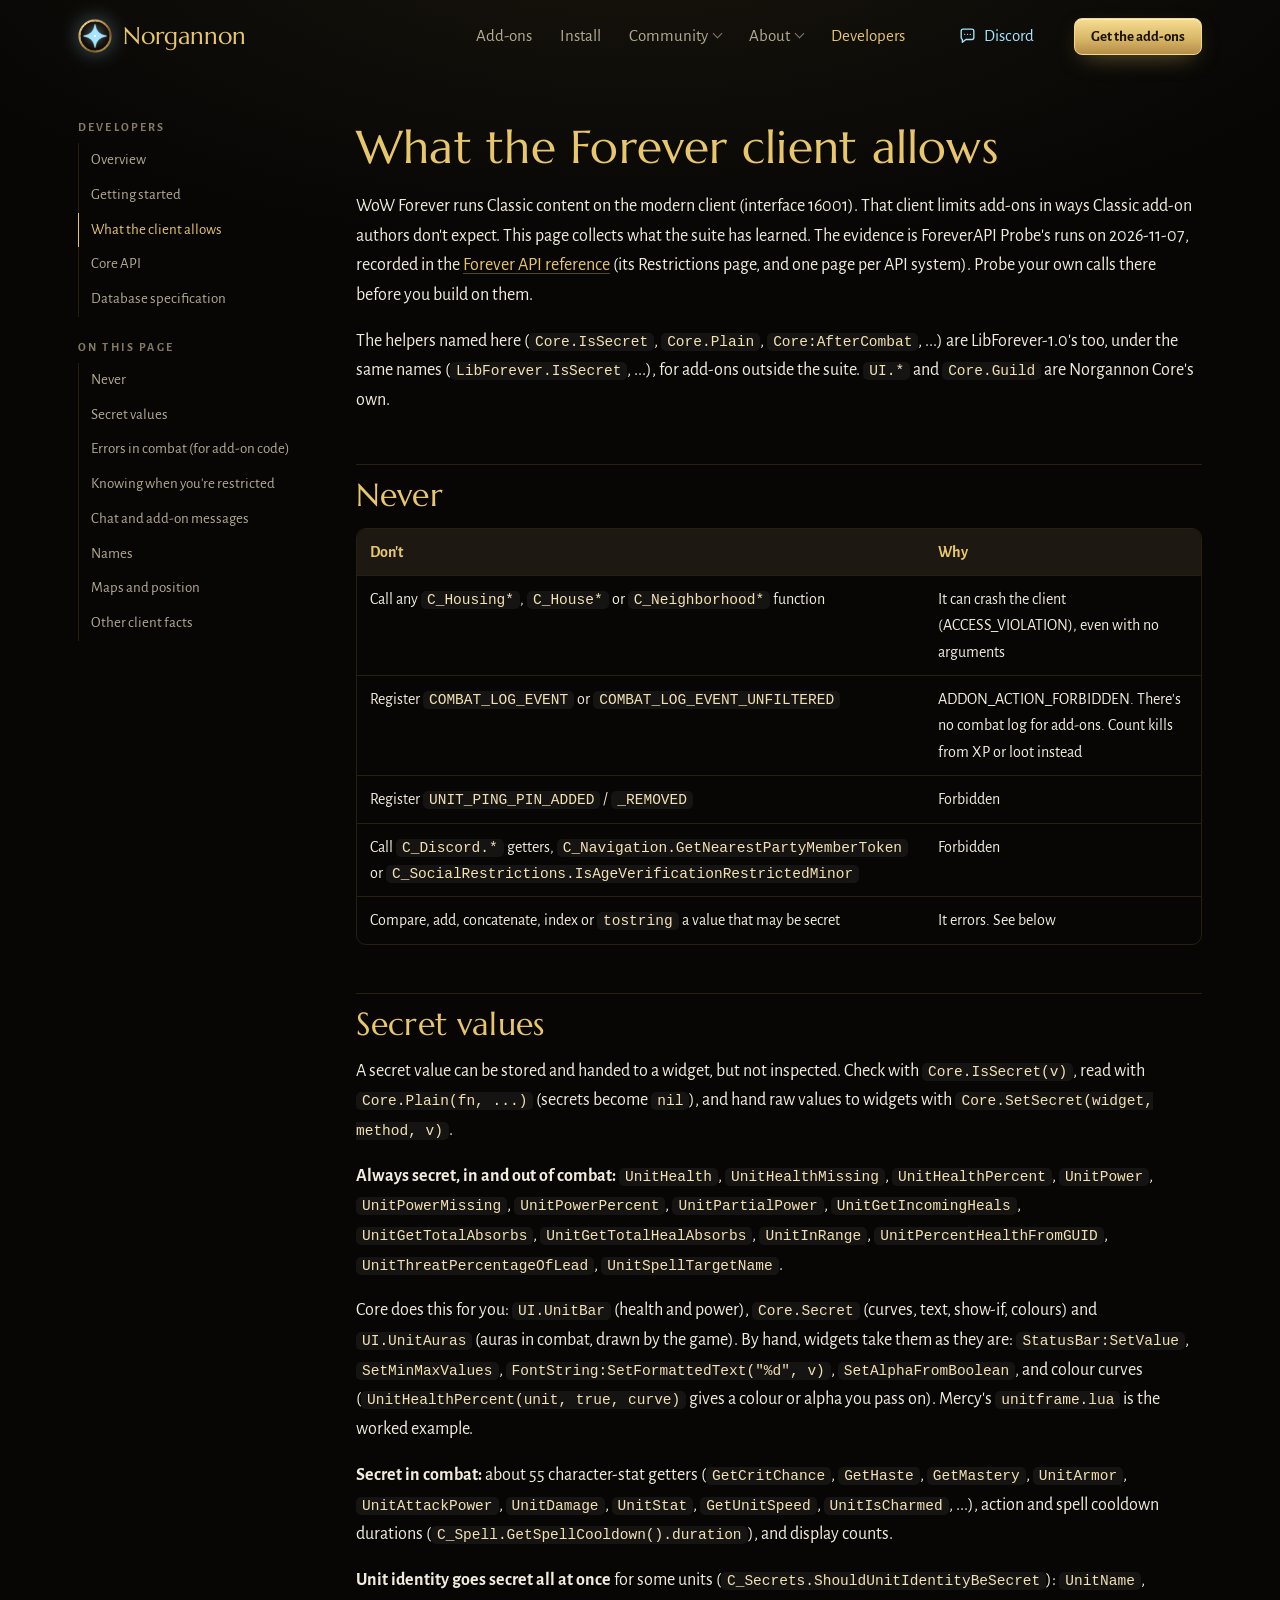
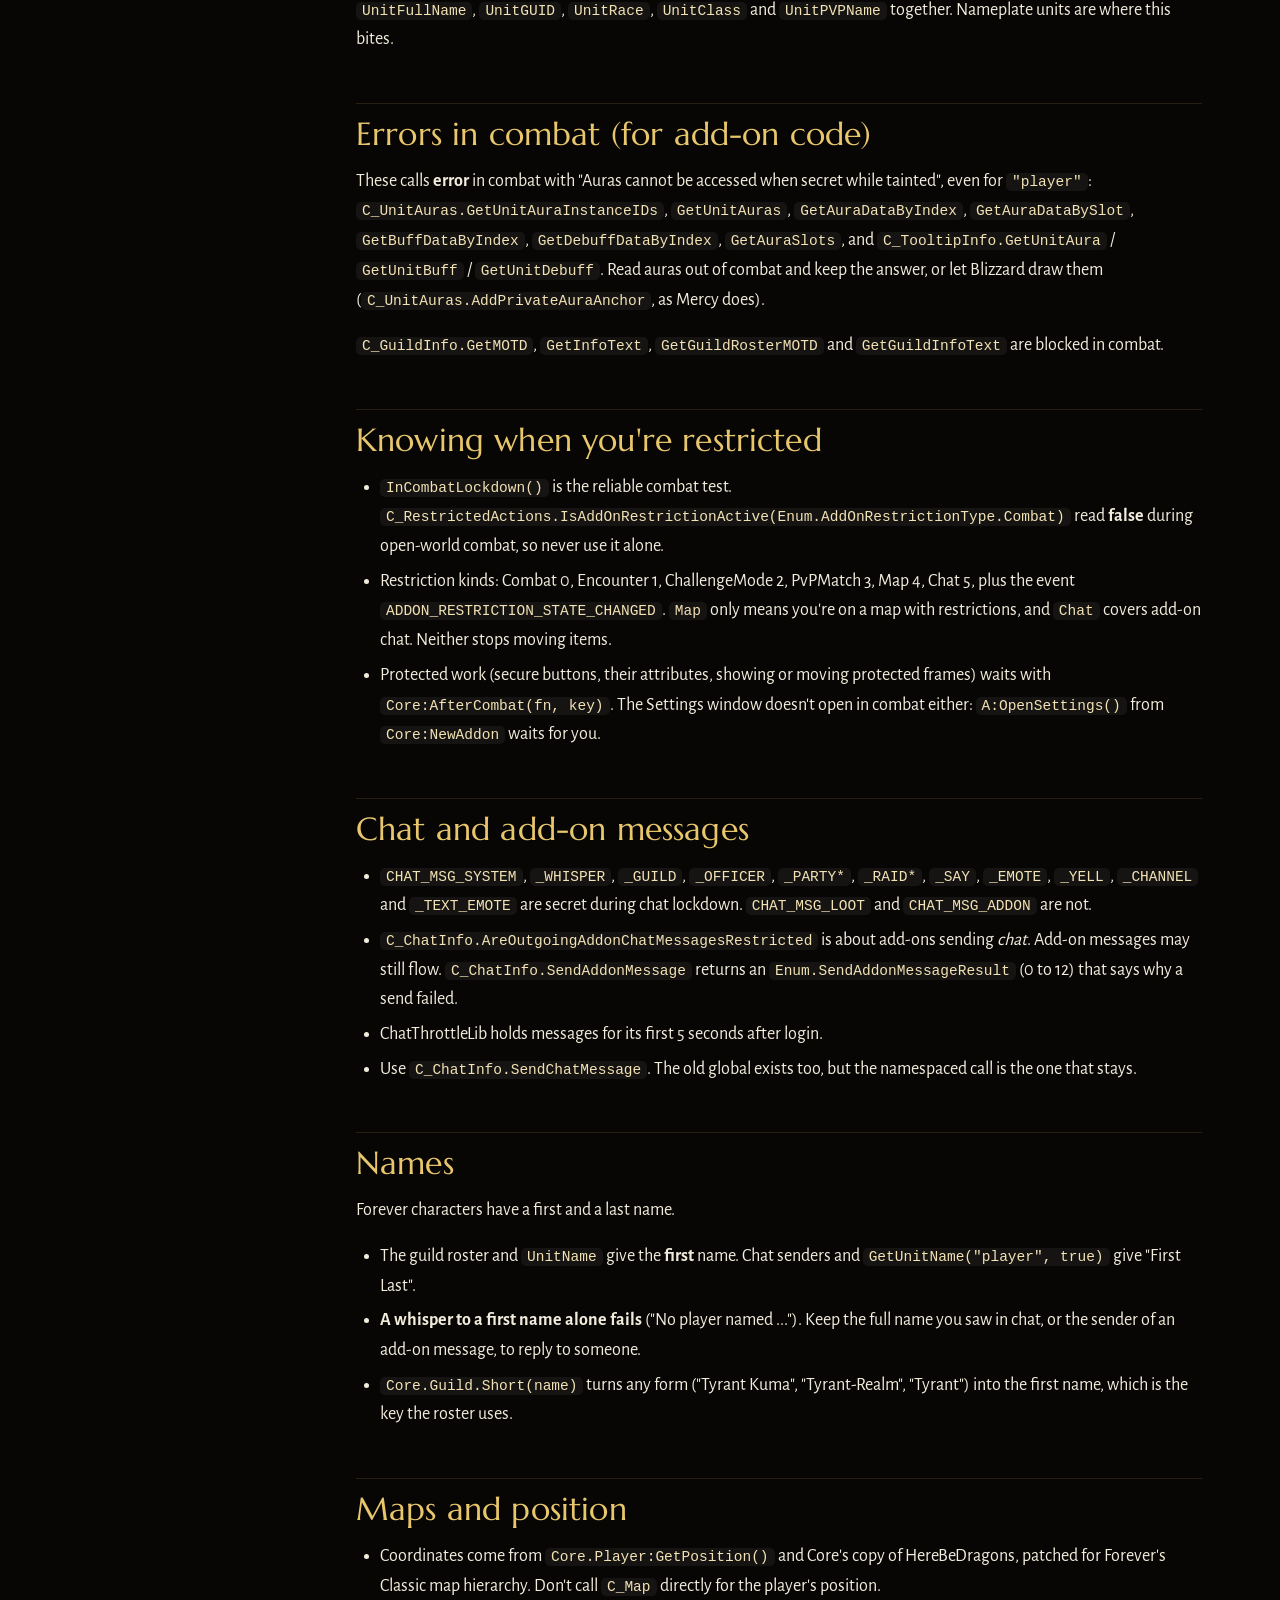
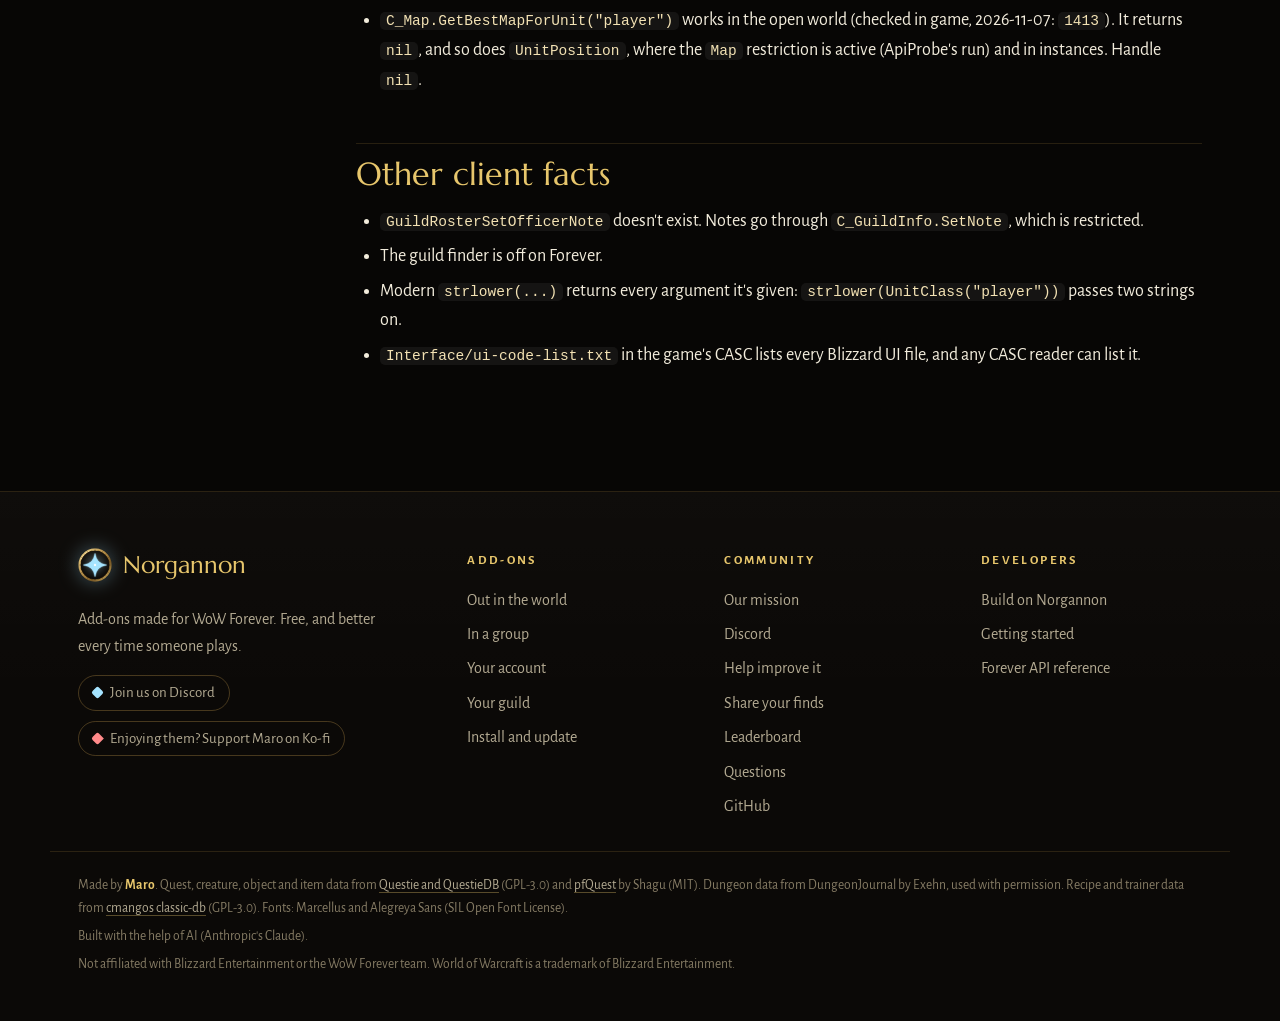
<file: developers/forever-rules.html>
<!doctype html>
<html lang="en">
<head>
<meta charset="utf-8">
<meta name="viewport" content="width=device-width, initial-scale=1">
<title>What the client allows · Norgannon developers</title>
<meta name="description" content="How to build WoW Forever add-ons on Norgannon Core.">
<meta name="theme-color" content="#0b0907">
<meta property="og:type" content="website">
<meta property="og:title" content="What the client allows · Norgannon developers">
<meta property="og:description" content="How to build WoW Forever add-ons on Norgannon Core.">
<meta property="og:image" content="https://zmarotrix.github.io/norgannon/img/social-card.png">
<meta property="og:url" content="https://zmarotrix.github.io/norgannon/developers/forever-rules.html">
<link rel="canonical" href="https://zmarotrix.github.io/norgannon/developers/forever-rules.html">
<meta name="twitter:card" content="summary_large_image">
<link rel="icon" type="image/png" sizes="32x32" href="../img/marks/core-32.png">
<link rel="apple-touch-icon" href="../img/marks/core-256.png">
<link rel="preload" href="../fonts/Marcellus-Regular.ttf" as="font" type="font/ttf" crossorigin>
<link rel="stylesheet" href="../style.css?v=107305f1">
</head>
<body class="">
<a class="skip" href="#main">Skip to content</a>
<header class="top" id="top">
  <div class="top-inner">
    <a class="brand" href="../index.html"><img src="../img/marks/core-64.png" alt="" width="34" height="34"><span>Norgannon</span></a>
    <nav class="nav" id="nav" aria-label="Main">
      <a href="../addons.html" class="nav-top">Add-ons</a>
      <a href="../install.html" class="nav-top">Install</a>
      <div class="nav-group"><button class="nav-top" type="button" aria-expanded="false" aria-controls="nav-g2">Community<span class="caret" aria-hidden="true"></span></button><ul class="nav-menu" id="nav-g2" aria-label="Community"><li><a href="../improve.html">Help improve it</a></li><li><a href="../share.html">Share your finds</a></li><li><a href="../leaderboard.html">Leaderboard</a></li><li><a href="https://discord.gg/mvnuGyfMxB" rel="noopener">Discord</a></li></ul></div>
      <div class="nav-group"><button class="nav-top" type="button" aria-expanded="false" aria-controls="nav-g3">About<span class="caret" aria-hidden="true"></span></button><ul class="nav-menu" id="nav-g3" aria-label="About"><li><a href="../mission.html">Our mission</a></li><li><a href="../index.html#news">What's new</a></li><li><a href="../index.html#faq">FAQ</a></li></ul></div>
      <a href="../developers/index.html" class="nav-top on" aria-current="page">Developers</a>
    </nav>
    <a class="top-discord" href="https://discord.gg/mvnuGyfMxB" rel="noopener" aria-label="Discord" title="Discord"><svg class="icon" viewBox="0 0 24 24" aria-hidden="true" fill="none" stroke="currentColor" stroke-width="1.7" stroke-linecap="round" stroke-linejoin="round"><path d="M4 6.5A2.5 2.5 0 0 1 6.5 4h11A2.5 2.5 0 0 1 20 6.5v8a2.5 2.5 0 0 1-2.5 2.5H10l-4.5 3.5V17A2.5 2.5 0 0 1 4 14.5z"/><path d="M8.5 10.5h.01M12 10.5h.01M15.5 10.5h.01"/></svg><span>Discord</span></a>
    <a class="btn small nav-cta" href="../addons.html">Get the add-ons</a>
    <button class="menu" id="menu" aria-label="Menu" aria-expanded="false" aria-controls="nav">
      <span></span><span></span><span></span>
    </button>
  </div>
</header>
<main id="main">
<div class="wrap doc"><aside class="toc"><div class="docs-nav"><p class="toc-title">Developers</p><a href="index.html">Overview</a><a href="getting-started.html">Getting started</a><a href="forever-rules.html" class="on">What the client allows</a><a href="core-api.html">Core API</a><a href="database-spec.html">Database specification</a></div><div class="on-page"><p class="toc-title">On this page</p><a href="#never">Never</a><a href="#secret-values">Secret values</a><a href="#errors-in-combat-for-add-on-code">Errors in combat (for add-on code)</a><a href="#knowing-when-youre-restricted">Knowing when you&#x27;re restricted</a><a href="#chat-and-add-on-messages">Chat and add-on messages</a><a href="#names">Names</a><a href="#maps-and-position">Maps and position</a><a href="#other-client-facts">Other client facts</a></div></aside><article class="prose"><h1 id="what-the-forever-client-allows">What the Forever client allows</h1>
<p>WoW Forever runs Classic content on the modern client (interface 16001). That client limits add-ons in ways Classic
add-on authors don't expect. This page collects what the suite has learned. The evidence is ForeverAPI Probe's runs on
2026-11-07, recorded in the <a href="https://zmarotrix.github.io/ForeverAPI/">Forever API reference</a> (its Restrictions page, and one page per API system).
Probe your own calls there before you build on them.</p>
<p>The helpers named here (<code>Core.IsSecret</code>, <code>Core.Plain</code>, <code>Core:AfterCombat</code>, ...) are LibForever-1.0's too, under the
same names (<code>LibForever.IsSecret</code>, ...), for add-ons outside the suite. <code>UI.*</code> and <code>Core.Guild</code> are Norgannon Core's own.</p>
<h2 id="never">Never</h2>
<div class="table-wrap"><table>
<thead>
<tr>
<th>Don't</th>
<th>Why</th>
</tr>
</thead>
<tbody>
<tr>
<td>Call any <code>C_Housing*</code>, <code>C_House*</code> or <code>C_Neighborhood*</code> function</td>
<td>It can crash the client (ACCESS_VIOLATION), even with no arguments</td>
</tr>
<tr>
<td>Register <code>COMBAT_LOG_EVENT</code> or <code>COMBAT_LOG_EVENT_UNFILTERED</code></td>
<td>ADDON_ACTION_FORBIDDEN. There's no combat log for add-ons. Count kills from XP or loot instead</td>
</tr>
<tr>
<td>Register <code>UNIT_PING_PIN_ADDED</code> / <code>_REMOVED</code></td>
<td>Forbidden</td>
</tr>
<tr>
<td>Call <code>C_Discord.*</code> getters, <code>C_Navigation.GetNearestPartyMemberToken</code> or <code>C_SocialRestrictions.IsAgeVerificationRestrictedMinor</code></td>
<td>Forbidden</td>
</tr>
<tr>
<td>Compare, add, concatenate, index or <code>tostring</code> a value that may be secret</td>
<td>It errors. See below</td>
</tr>
</tbody>
</table></div>
<h2 id="secret-values">Secret values</h2>
<p>A secret value can be stored and handed to a widget, but not inspected. Check with <code>Core.IsSecret(v)</code>, read with
<code>Core.Plain(fn, ...)</code> (secrets become <code>nil</code>), and hand raw values to widgets with <code>Core.SetSecret(widget, method, v)</code>.</p>
<p><strong>Always secret, in and out of combat:</strong> <code>UnitHealth</code>, <code>UnitHealthMissing</code>, <code>UnitHealthPercent</code>, <code>UnitPower</code>,
<code>UnitPowerMissing</code>, <code>UnitPowerPercent</code>, <code>UnitPartialPower</code>, <code>UnitGetIncomingHeals</code>, <code>UnitGetTotalAbsorbs</code>,
<code>UnitGetTotalHealAbsorbs</code>, <code>UnitInRange</code>, <code>UnitPercentHealthFromGUID</code>, <code>UnitThreatPercentageOfLead</code>,
<code>UnitSpellTargetName</code>.</p>
<p>Core does this for you: <code>UI.UnitBar</code> (health and power), <code>Core.Secret</code> (curves, text, show-if, colours) and
<code>UI.UnitAuras</code> (auras in combat, drawn by the game). By hand, widgets take them as they are: <code>StatusBar:SetValue</code>, <code>SetMinMaxValues</code>, <code>FontString:SetFormattedText("%d", v)</code>,
<code>SetAlphaFromBoolean</code>, and colour curves (<code>UnitHealthPercent(unit, true, curve)</code> gives a colour or alpha you pass on).
Mercy's <code>unitframe.lua</code> is the worked example.</p>
<p><strong>Secret in combat:</strong> about 55 character-stat getters (<code>GetCritChance</code>, <code>GetHaste</code>, <code>GetMastery</code>, <code>UnitArmor</code>,
<code>UnitAttackPower</code>, <code>UnitDamage</code>, <code>UnitStat</code>, <code>GetUnitSpeed</code>, <code>UnitIsCharmed</code>, ...), action and spell cooldown durations
(<code>C_Spell.GetSpellCooldown().duration</code>), and display counts.</p>
<p><strong>Unit identity goes secret all at once</strong> for some units (<code>C_Secrets.ShouldUnitIdentityBeSecret</code>): <code>UnitName</code>,
<code>UnitFullName</code>, <code>UnitGUID</code>, <code>UnitRace</code>, <code>UnitClass</code> and <code>UnitPVPName</code> together. Nameplate units are where this bites.</p>
<h2 id="errors-in-combat-for-add-on-code">Errors in combat (for add-on code)</h2>
<p>These calls <strong>error</strong> in combat with "Auras cannot be accessed when secret while tainted", even for <code>"player"</code>:
<code>C_UnitAuras.GetUnitAuraInstanceIDs</code>, <code>GetUnitAuras</code>, <code>GetAuraDataByIndex</code>, <code>GetAuraDataBySlot</code>,
<code>GetBuffDataByIndex</code>, <code>GetDebuffDataByIndex</code>, <code>GetAuraSlots</code>, and <code>C_TooltipInfo.GetUnitAura</code> / <code>GetUnitBuff</code> /
<code>GetUnitDebuff</code>. Read auras out of combat and keep the answer, or let Blizzard draw them
(<code>C_UnitAuras.AddPrivateAuraAnchor</code>, as Mercy does).</p>
<p><code>C_GuildInfo.GetMOTD</code>, <code>GetInfoText</code>, <code>GetGuildRosterMOTD</code> and <code>GetGuildInfoText</code> are blocked in combat.</p>
<h2 id="knowing-when-youre-restricted">Knowing when you're restricted</h2>
<ul>
<li><code>InCombatLockdown()</code> is the reliable combat test. <code>C_RestrictedActions.IsAddOnRestrictionActive(Enum.AddOnRestrictionType.Combat)</code>
  read <strong>false</strong> during open-world combat, so never use it alone.</li>
<li>Restriction kinds: Combat 0, Encounter 1, ChallengeMode 2, PvPMatch 3, Map 4, Chat 5, plus the event
  <code>ADDON_RESTRICTION_STATE_CHANGED</code>. <code>Map</code> only means you're on a map with restrictions, and <code>Chat</code> covers add-on chat.
  Neither stops moving items.</li>
<li>Protected work (secure buttons, their attributes, showing or moving protected frames) waits with
  <code>Core:AfterCombat(fn, key)</code>. The Settings window doesn't open in combat either: <code>A:OpenSettings()</code> from
  <code>Core:NewAddon</code> waits for you.</li>
</ul>
<h2 id="chat-and-add-on-messages">Chat and add-on messages</h2>
<ul>
<li><code>CHAT_MSG_SYSTEM</code>, <code>_WHISPER</code>, <code>_GUILD</code>, <code>_OFFICER</code>, <code>_PARTY*</code>, <code>_RAID*</code>, <code>_SAY</code>, <code>_EMOTE</code>, <code>_YELL</code>, <code>_CHANNEL</code> and
  <code>_TEXT_EMOTE</code> are secret during chat lockdown. <code>CHAT_MSG_LOOT</code> and <code>CHAT_MSG_ADDON</code> are not.</li>
<li><code>C_ChatInfo.AreOutgoingAddonChatMessagesRestricted</code> is about add-ons sending <em>chat</em>. Add-on messages may still flow.
  <code>C_ChatInfo.SendAddonMessage</code> returns an <code>Enum.SendAddonMessageResult</code> (0 to 12) that says why a send failed.</li>
<li>ChatThrottleLib holds messages for its first 5 seconds after login.</li>
<li>Use <code>C_ChatInfo.SendChatMessage</code>. The old global exists too, but the namespaced call is the one that stays.</li>
</ul>
<h2 id="names">Names</h2>
<p>Forever characters have a first and a last name.</p>
<ul>
<li>The guild roster and <code>UnitName</code> give the <strong>first</strong> name. Chat senders and <code>GetUnitName("player", true)</code> give
  "First Last".</li>
<li><strong>A whisper to a first name alone fails</strong> ("No player named ..."). Keep the full name you saw in chat, or the sender
  of an add-on message, to reply to someone.</li>
<li><code>Core.Guild.Short(name)</code> turns any form ("Tyrant Kuma", "Tyrant-Realm", "Tyrant") into the first name, which is the
  key the roster uses.</li>
</ul>
<h2 id="maps-and-position">Maps and position</h2>
<ul>
<li>Coordinates come from <code>Core.Player:GetPosition()</code> and Core's copy of HereBeDragons, patched for Forever's Classic map
  hierarchy. Don't call <code>C_Map</code> directly for the player's position.</li>
<li><code>C_Map.GetBestMapForUnit("player")</code> works in the open world (checked in game, 2026-11-07: <code>1413</code>). It returns <code>nil</code>, and so does
  <code>UnitPosition</code>, where the <code>Map</code> restriction is active (ApiProbe's run) and in instances. Handle <code>nil</code>.</li>
</ul>
<h2 id="other-client-facts">Other client facts</h2>
<ul>
<li><code>GuildRosterSetOfficerNote</code> doesn't exist. Notes go through <code>C_GuildInfo.SetNote</code>, which is restricted.</li>
<li>The guild finder is off on Forever.</li>
<li>Modern <code>strlower(...)</code> returns every argument it's given: <code>strlower(UnitClass("player"))</code> passes two strings on.</li>
<li><code>Interface/ui-code-list.txt</code> in the game's CASC lists every Blizzard UI file, and any CASC reader can list it.</li>
</ul></article></div>
</main>
<footer class="foot">
  <div class="foot-inner">
    <div class="foot-brand">
      <a class="brand" href="../index.html"><img src="../img/marks/core-64.png" alt="" width="34" height="34"><span>Norgannon</span></a>
      <p>Add-ons made for WoW Forever. Free, and better every time someone plays.</p>
      <div class="foot-links">
        <a class="pill discord" href="https://discord.gg/mvnuGyfMxB" rel="noopener">Join us on Discord</a>
        <a class="pill kofi" href="https://ko-fi.com/zmarotrix" rel="noopener">Enjoying them? Support Maro on Ko-fi</a>
      </div>
    </div>
    <div class="foot-col">
      <h4>Add-ons</h4>
      <a href="../addons.html#world">Out in the world</a>
      <a href="../addons.html#group">In a group</a>
      <a href="../addons.html#account">Your account</a>
      <a href="../addons.html#guild">Your guild</a>
      <a href="../install.html">Install and update</a>
    </div>
    <div class="foot-col">
      <h4>Community</h4>
      <a href="../mission.html">Our mission</a>
      <a href="https://discord.gg/mvnuGyfMxB" rel="noopener">Discord</a>
      <a href="../improve.html">Help improve it</a>
      <a href="../share.html">Share your finds</a>
      <a href="../leaderboard.html">Leaderboard</a>
      <a href="../index.html#faq">Questions</a>
      <a href="https://github.com/zmarotrix">GitHub</a>
    </div>
    <div class="foot-col">
      <h4>Developers</h4>
      <a href="../developers/index.html">Build on Norgannon</a>
      <a href="../developers/getting-started.html">Getting started</a>
      <a href="https://zmarotrix.github.io/ForeverAPI/" rel="noopener">Forever API reference</a>
    </div>
  </div>
  <div class="foot-fine">
    <p>Made by <b>Maro</b>. Quest, creature, object and item data from <a href="https://github.com/Questie/Questie">Questie and QuestieDB</a>
      (GPL-3.0) and <a href="https://github.com/shagu/pfQuest">pfQuest</a> by Shagu (MIT). Dungeon data from DungeonJournal by
      Exehn, used with permission. Recipe and trainer data from <a href="https://github.com/cmangos/classic-db">cmangos classic-db</a> (GPL-3.0). Fonts: Marcellus and Alegreya Sans (SIL Open Font License).</p>
    <p>Built with the help of AI (Anthropic&#x27;s Claude).</p>
    <p>Not affiliated with Blizzard Entertainment or the WoW Forever team. World of Warcraft is a trademark of Blizzard
      Entertainment.</p>
  </div>
</footer>
<script>
(function () {
  var b = document.getElementById("menu"), n = document.getElementById("nav"), top = document.getElementById("top");
  b.addEventListener("click", function () {
    var open = n.classList.toggle("open");
    b.setAttribute("aria-expanded", open ? "true" : "false");
  });
  // header menus: open on click (and hover, by CSS, with a mouse); one at a time; Escape or a click outside closes
  var groups = n.querySelectorAll(".nav-group");
  var closeAll = function (except) {
    groups.forEach(function (g) { if (g !== except) { g.classList.remove("open"); g.querySelector(".nav-top").setAttribute("aria-expanded", "false"); } });
  };
  groups.forEach(function (g) {
    var t = g.querySelector(".nav-top");
    t.addEventListener("click", function (e) {
      e.stopPropagation();
      var open = !g.classList.contains("open");
      closeAll(g); g.classList.toggle("open", open); t.setAttribute("aria-expanded", open ? "true" : "false");
    });
  });
  document.addEventListener("click", function () { closeAll(); });
  document.addEventListener("keydown", function (e) { if (e.key === "Escape") closeAll(); });
  var onScroll = function () { top.classList.toggle("scrolled", window.scrollY > 8); };
  window.addEventListener("scroll", onScroll, { passive: true });
  onScroll();
  // sections fade up as they come into view (everything is visible without script or with reduced motion)
  if ("IntersectionObserver" in window && !window.matchMedia("(prefers-reduced-motion: reduce)").matches) {
    var els = document.querySelectorAll(".section-head, .pillar, .feature, .showcase, .steps-row li, .faq, .cta, .community, .bigstats, .privacy > div, .split > div, .credits");
    var io = new IntersectionObserver(function (entries) {
      entries.forEach(function (e) { if (e.isIntersecting) { e.target.classList.add("shown"); io.unobserve(e.target); } });
    }, { rootMargin: "0px 0px -8% 0px" });
    var vh = window.innerHeight;
    els.forEach(function (el) {
      if (el.getBoundingClientRect().top < vh) return;   // already on screen (or jumped to): show it as it is
      el.classList.add("reveal", "pending"); io.observe(el);
    });
  }
})();
</script>
</body>
</html>
</file>
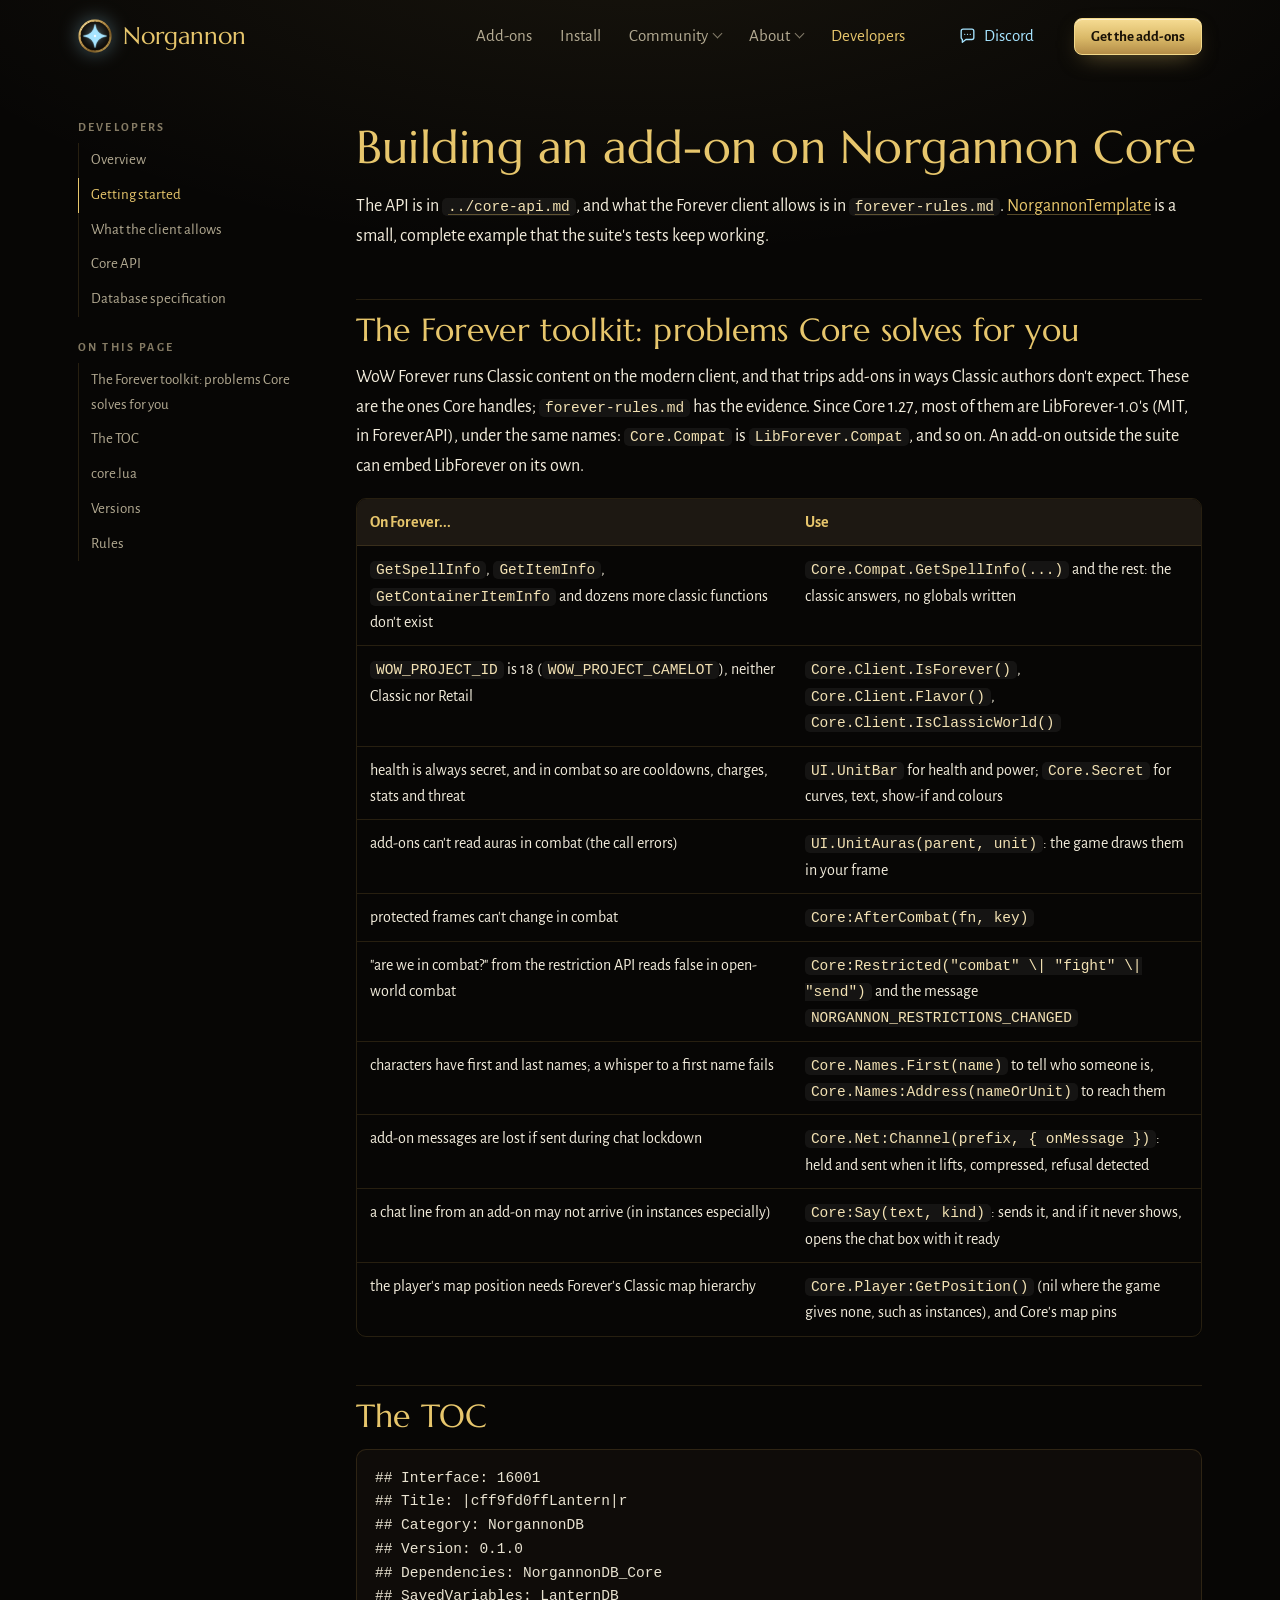
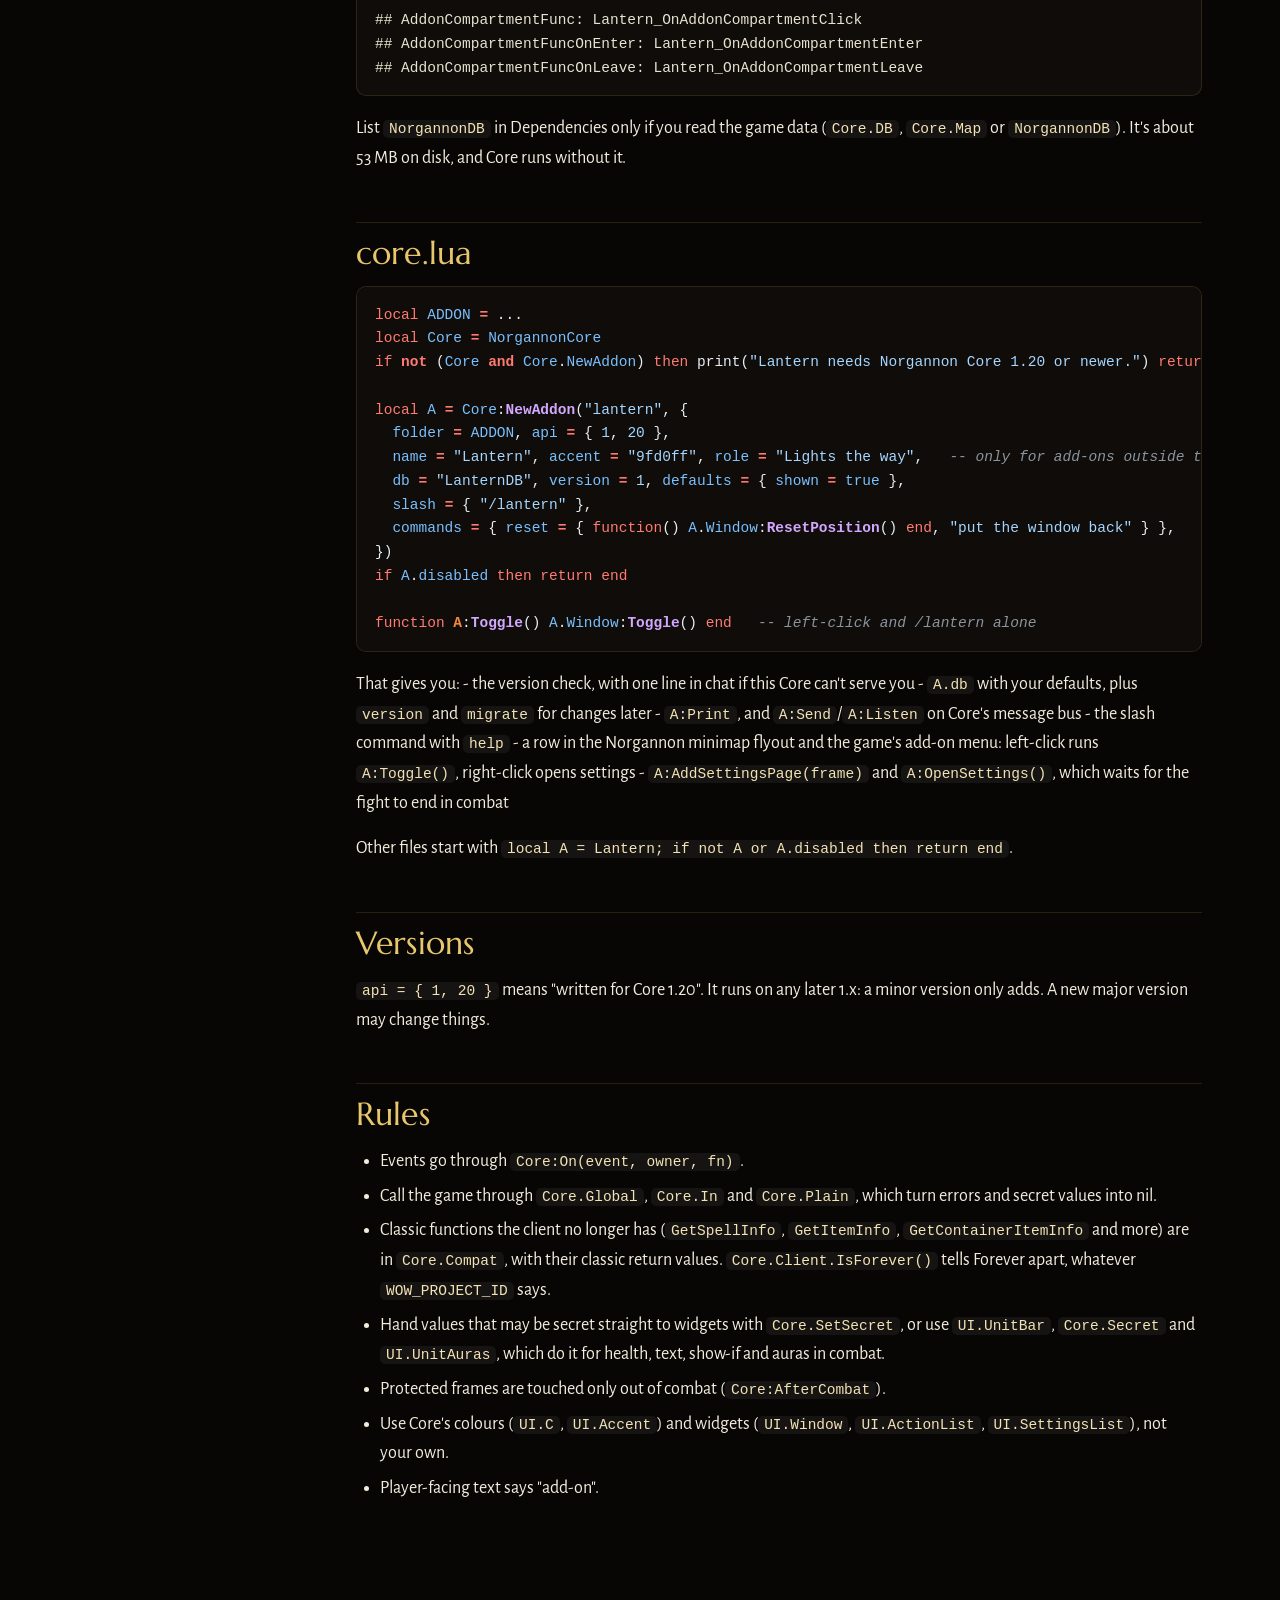
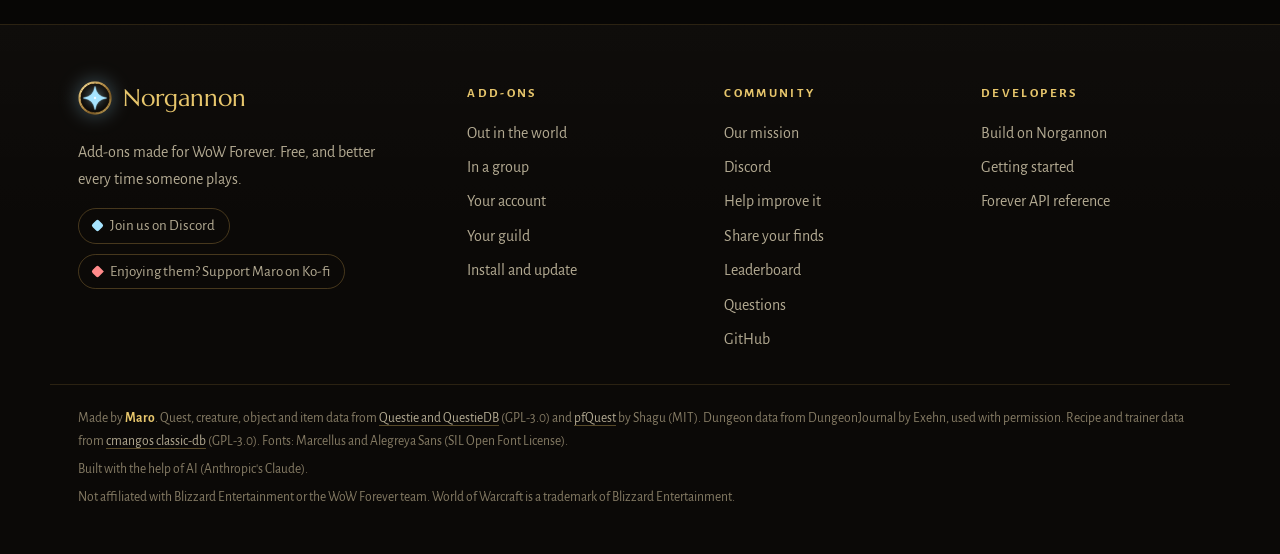
<file: developers/getting-started.html>
<!doctype html>
<html lang="en">
<head>
<meta charset="utf-8">
<meta name="viewport" content="width=device-width, initial-scale=1">
<title>Getting started · Norgannon developers</title>
<meta name="description" content="How to build WoW Forever add-ons on Norgannon Core.">
<meta name="theme-color" content="#0b0907">
<meta property="og:type" content="website">
<meta property="og:title" content="Getting started · Norgannon developers">
<meta property="og:description" content="How to build WoW Forever add-ons on Norgannon Core.">
<meta property="og:image" content="https://zmarotrix.github.io/norgannon/img/social-card.png">
<meta property="og:url" content="https://zmarotrix.github.io/norgannon/developers/getting-started.html">
<link rel="canonical" href="https://zmarotrix.github.io/norgannon/developers/getting-started.html">
<meta name="twitter:card" content="summary_large_image">
<link rel="icon" type="image/png" sizes="32x32" href="../img/marks/core-32.png">
<link rel="apple-touch-icon" href="../img/marks/core-256.png">
<link rel="preload" href="../fonts/Marcellus-Regular.ttf" as="font" type="font/ttf" crossorigin>
<link rel="stylesheet" href="../style.css?v=107305f1">
</head>
<body class="">
<a class="skip" href="#main">Skip to content</a>
<header class="top" id="top">
  <div class="top-inner">
    <a class="brand" href="../index.html"><img src="../img/marks/core-64.png" alt="" width="34" height="34"><span>Norgannon</span></a>
    <nav class="nav" id="nav" aria-label="Main">
      <a href="../addons.html" class="nav-top">Add-ons</a>
      <a href="../install.html" class="nav-top">Install</a>
      <div class="nav-group"><button class="nav-top" type="button" aria-expanded="false" aria-controls="nav-g2">Community<span class="caret" aria-hidden="true"></span></button><ul class="nav-menu" id="nav-g2" aria-label="Community"><li><a href="../improve.html">Help improve it</a></li><li><a href="../share.html">Share your finds</a></li><li><a href="../leaderboard.html">Leaderboard</a></li><li><a href="https://discord.gg/mvnuGyfMxB" rel="noopener">Discord</a></li></ul></div>
      <div class="nav-group"><button class="nav-top" type="button" aria-expanded="false" aria-controls="nav-g3">About<span class="caret" aria-hidden="true"></span></button><ul class="nav-menu" id="nav-g3" aria-label="About"><li><a href="../mission.html">Our mission</a></li><li><a href="../index.html#news">What's new</a></li><li><a href="../index.html#faq">FAQ</a></li></ul></div>
      <a href="../developers/index.html" class="nav-top on" aria-current="page">Developers</a>
    </nav>
    <a class="top-discord" href="https://discord.gg/mvnuGyfMxB" rel="noopener" aria-label="Discord" title="Discord"><svg class="icon" viewBox="0 0 24 24" aria-hidden="true" fill="none" stroke="currentColor" stroke-width="1.7" stroke-linecap="round" stroke-linejoin="round"><path d="M4 6.5A2.5 2.5 0 0 1 6.5 4h11A2.5 2.5 0 0 1 20 6.5v8a2.5 2.5 0 0 1-2.5 2.5H10l-4.5 3.5V17A2.5 2.5 0 0 1 4 14.5z"/><path d="M8.5 10.5h.01M12 10.5h.01M15.5 10.5h.01"/></svg><span>Discord</span></a>
    <a class="btn small nav-cta" href="../addons.html">Get the add-ons</a>
    <button class="menu" id="menu" aria-label="Menu" aria-expanded="false" aria-controls="nav">
      <span></span><span></span><span></span>
    </button>
  </div>
</header>
<main id="main">
<div class="wrap doc"><aside class="toc"><div class="docs-nav"><p class="toc-title">Developers</p><a href="index.html">Overview</a><a href="getting-started.html" class="on">Getting started</a><a href="forever-rules.html">What the client allows</a><a href="core-api.html">Core API</a><a href="database-spec.html">Database specification</a></div><div class="on-page"><p class="toc-title">On this page</p><a href="#the-forever-toolkit-problems-core-solves-for-you">The Forever toolkit: problems Core solves for you</a><a href="#the-toc">The TOC</a><a href="#corelua">core.lua</a><a href="#versions">Versions</a><a href="#rules">Rules</a></div></aside><article class="prose"><h1 id="building-an-add-on-on-norgannon-core">Building an add-on on Norgannon Core</h1>
<p>The API is in <a href="core-api.html"><code>../core-api.md</code></a>, and what the Forever client allows is in
<a href="forever-rules.html"><code>forever-rules.md</code></a>. <a href="NorgannonTemplate.zip">NorgannonTemplate</a> is a small, complete example that
the suite's tests keep working.</p>
<h2 id="the-forever-toolkit-problems-core-solves-for-you">The Forever toolkit: problems Core solves for you</h2>
<p>WoW Forever runs Classic content on the modern client, and that trips add-ons in ways Classic authors don't expect.
These are the ones Core handles; <code>forever-rules.md</code> has the evidence. Since Core 1.27, most of them are LibForever-1.0's
(MIT, in ForeverAPI), under the same names: <code>Core.Compat</code> is <code>LibForever.Compat</code>, and so on. An add-on outside the
suite can embed LibForever on its own.</p>
<div class="table-wrap"><table>
<thead>
<tr>
<th>On Forever...</th>
<th>Use</th>
</tr>
</thead>
<tbody>
<tr>
<td><code>GetSpellInfo</code>, <code>GetItemInfo</code>, <code>GetContainerItemInfo</code> and dozens more classic functions don't exist</td>
<td><code>Core.Compat.GetSpellInfo(...)</code> and the rest: the classic answers, no globals written</td>
</tr>
<tr>
<td><code>WOW_PROJECT_ID</code> is 18 (<code>WOW_PROJECT_CAMELOT</code>), neither Classic nor Retail</td>
<td><code>Core.Client.IsForever()</code>, <code>Core.Client.Flavor()</code>, <code>Core.Client.IsClassicWorld()</code></td>
</tr>
<tr>
<td>health is always secret, and in combat so are cooldowns, charges, stats and threat</td>
<td><code>UI.UnitBar</code> for health and power; <code>Core.Secret</code> for curves, text, show-if and colours</td>
</tr>
<tr>
<td>add-ons can't read auras in combat (the call errors)</td>
<td><code>UI.UnitAuras(parent, unit)</code>: the game draws them in your frame</td>
</tr>
<tr>
<td>protected frames can't change in combat</td>
<td><code>Core:AfterCombat(fn, key)</code></td>
</tr>
<tr>
<td>"are we in combat?" from the restriction API reads false in open-world combat</td>
<td><code>Core:Restricted("combat" \| "fight" \| "send")</code> and the message <code>NORGANNON_RESTRICTIONS_CHANGED</code></td>
</tr>
<tr>
<td>characters have first and last names; a whisper to a first name fails</td>
<td><code>Core.Names.First(name)</code> to tell who someone is, <code>Core.Names:Address(nameOrUnit)</code> to reach them</td>
</tr>
<tr>
<td>add-on messages are lost if sent during chat lockdown</td>
<td><code>Core.Net:Channel(prefix, { onMessage })</code>: held and sent when it lifts, compressed, refusal detected</td>
</tr>
<tr>
<td>a chat line from an add-on may not arrive (in instances especially)</td>
<td><code>Core:Say(text, kind)</code>: sends it, and if it never shows, opens the chat box with it ready</td>
</tr>
<tr>
<td>the player's map position needs Forever's Classic map hierarchy</td>
<td><code>Core.Player:GetPosition()</code> (nil where the game gives none, such as instances), and Core's map pins</td>
</tr>
</tbody>
</table></div>
<h2 id="the-toc">The TOC</h2>
<div class="hl"><pre><span></span><code>## Interface: 16001
## Title: |cff9fd0ffLantern|r
## Category: NorgannonDB
## Version: 0.1.0
## Dependencies: NorgannonDB_Core
## SavedVariables: LanternDB
## AddonCompartmentFunc: Lantern_OnAddonCompartmentClick
## AddonCompartmentFuncOnEnter: Lantern_OnAddonCompartmentEnter
## AddonCompartmentFuncOnLeave: Lantern_OnAddonCompartmentLeave
</code></pre></div>

<p>List <code>NorgannonDB</code> in Dependencies only if you read the game data (<code>Core.DB</code>, <code>Core.Map</code> or <code>NorgannonDB</code>). It's
about 53 MB on disk, and Core runs without it.</p>
<h2 id="corelua">core.lua</h2>
<div class="hl"><pre><span></span><code><span class="kd">local</span><span class="w"> </span><span class="nv">ADDON</span><span class="w"> </span><span class="o">=</span><span class="w"> </span><span class="p">...</span>
<span class="kd">local</span><span class="w"> </span><span class="nv">Core</span><span class="w"> </span><span class="o">=</span><span class="w"> </span><span class="nv">NorgannonCore</span>
<span class="kr">if</span><span class="w"> </span><span class="ow">not</span><span class="w"> </span><span class="p">(</span><span class="nv">Core</span><span class="w"> </span><span class="ow">and</span><span class="w"> </span><span class="nv">Core</span><span class="p">.</span><span class="py">NewAddon</span><span class="p">)</span><span class="w"> </span><span class="kr">then</span><span class="w"> </span><span class="nb">print</span><span class="p">(</span><span class="s2">&quot;Lantern needs Norgannon Core 1.20 or newer.&quot;</span><span class="p">)</span><span class="w"> </span><span class="kr">return</span><span class="w"> </span><span class="kr">end</span>

<span class="kd">local</span><span class="w"> </span><span class="nv">A</span><span class="w"> </span><span class="o">=</span><span class="w"> </span><span class="nv">Core</span><span class="p">:</span><span class="nf">NewAddon</span><span class="p">(</span><span class="s2">&quot;lantern&quot;</span><span class="p">,</span><span class="w"> </span><span class="p">{</span>
<span class="w">  </span><span class="nv">folder</span><span class="w"> </span><span class="o">=</span><span class="w"> </span><span class="nv">ADDON</span><span class="p">,</span><span class="w"> </span><span class="nv">api</span><span class="w"> </span><span class="o">=</span><span class="w"> </span><span class="p">{</span><span class="w"> </span><span class="mi">1</span><span class="p">,</span><span class="w"> </span><span class="mi">20</span><span class="w"> </span><span class="p">},</span>
<span class="w">  </span><span class="nv">name</span><span class="w"> </span><span class="o">=</span><span class="w"> </span><span class="s2">&quot;Lantern&quot;</span><span class="p">,</span><span class="w"> </span><span class="nv">accent</span><span class="w"> </span><span class="o">=</span><span class="w"> </span><span class="s2">&quot;9fd0ff&quot;</span><span class="p">,</span><span class="w"> </span><span class="nv">role</span><span class="w"> </span><span class="o">=</span><span class="w"> </span><span class="s2">&quot;Lights the way&quot;</span><span class="p">,</span><span class="w">   </span><span class="c1">-- only for add-ons outside the suite&#39;s registry</span>
<span class="w">  </span><span class="nv">db</span><span class="w"> </span><span class="o">=</span><span class="w"> </span><span class="s2">&quot;LanternDB&quot;</span><span class="p">,</span><span class="w"> </span><span class="nv">version</span><span class="w"> </span><span class="o">=</span><span class="w"> </span><span class="mi">1</span><span class="p">,</span><span class="w"> </span><span class="nv">defaults</span><span class="w"> </span><span class="o">=</span><span class="w"> </span><span class="p">{</span><span class="w"> </span><span class="nv">shown</span><span class="w"> </span><span class="o">=</span><span class="w"> </span><span class="kc">true</span><span class="w"> </span><span class="p">},</span>
<span class="w">  </span><span class="nv">slash</span><span class="w"> </span><span class="o">=</span><span class="w"> </span><span class="p">{</span><span class="w"> </span><span class="s2">&quot;/lantern&quot;</span><span class="w"> </span><span class="p">},</span>
<span class="w">  </span><span class="nv">commands</span><span class="w"> </span><span class="o">=</span><span class="w"> </span><span class="p">{</span><span class="w"> </span><span class="nv">reset</span><span class="w"> </span><span class="o">=</span><span class="w"> </span><span class="p">{</span><span class="w"> </span><span class="kr">function</span><span class="p">()</span><span class="w"> </span><span class="nv">A</span><span class="p">.</span><span class="py">Window</span><span class="p">:</span><span class="nf">ResetPosition</span><span class="p">()</span><span class="w"> </span><span class="kr">end</span><span class="p">,</span><span class="w"> </span><span class="s2">&quot;put the window back&quot;</span><span class="w"> </span><span class="p">}</span><span class="w"> </span><span class="p">},</span>
<span class="p">})</span>
<span class="kr">if</span><span class="w"> </span><span class="nv">A</span><span class="p">.</span><span class="py">disabled</span><span class="w"> </span><span class="kr">then</span><span class="w"> </span><span class="kr">return</span><span class="w"> </span><span class="kr">end</span>

<span class="kr">function</span><span class="w"> </span><span class="nc">A</span><span class="p">:</span><span class="nf">Toggle</span><span class="p">()</span><span class="w"> </span><span class="nv">A</span><span class="p">.</span><span class="py">Window</span><span class="p">:</span><span class="nf">Toggle</span><span class="p">()</span><span class="w"> </span><span class="kr">end</span><span class="w">   </span><span class="c1">-- left-click and /lantern alone</span>
</code></pre></div>

<p>That gives you:
- the version check, with one line in chat if this Core can't serve you
- <code>A.db</code> with your defaults, plus <code>version</code> and <code>migrate</code> for changes later
- <code>A:Print</code>, and <code>A:Send</code>/<code>A:Listen</code> on Core's message bus
- the slash command with <code>help</code>
- a row in the Norgannon minimap flyout and the game's add-on menu: left-click runs <code>A:Toggle()</code>, right-click opens
  settings
- <code>A:AddSettingsPage(frame)</code> and <code>A:OpenSettings()</code>, which waits for the fight to end in combat</p>
<p>Other files start with <code>local A = Lantern; if not A or A.disabled then return end</code>.</p>
<h2 id="versions">Versions</h2>
<p><code>api = { 1, 20 }</code> means "written for Core 1.20". It runs on any later 1.x: a minor version only adds. A new major
version may change things.</p>
<h2 id="rules">Rules</h2>
<ul>
<li>Events go through <code>Core:On(event, owner, fn)</code>.</li>
<li>Call the game through <code>Core.Global</code>, <code>Core.In</code> and <code>Core.Plain</code>, which turn errors and secret values into nil.</li>
<li>Classic functions the client no longer has (<code>GetSpellInfo</code>, <code>GetItemInfo</code>, <code>GetContainerItemInfo</code> and more) are in
  <code>Core.Compat</code>, with their classic return values. <code>Core.Client.IsForever()</code> tells Forever apart, whatever
  <code>WOW_PROJECT_ID</code> says.</li>
<li>Hand values that may be secret straight to widgets with <code>Core.SetSecret</code>, or use <code>UI.UnitBar</code>, <code>Core.Secret</code> and
  <code>UI.UnitAuras</code>, which do it for health, text, show-if and auras in combat.</li>
<li>Protected frames are touched only out of combat (<code>Core:AfterCombat</code>).</li>
<li>Use Core's colours (<code>UI.C</code>, <code>UI.Accent</code>) and widgets (<code>UI.Window</code>, <code>UI.ActionList</code>, <code>UI.SettingsList</code>), not your
  own.</li>
<li>Player-facing text says "add-on".</li>
</ul></article></div>
</main>
<footer class="foot">
  <div class="foot-inner">
    <div class="foot-brand">
      <a class="brand" href="../index.html"><img src="../img/marks/core-64.png" alt="" width="34" height="34"><span>Norgannon</span></a>
      <p>Add-ons made for WoW Forever. Free, and better every time someone plays.</p>
      <div class="foot-links">
        <a class="pill discord" href="https://discord.gg/mvnuGyfMxB" rel="noopener">Join us on Discord</a>
        <a class="pill kofi" href="https://ko-fi.com/zmarotrix" rel="noopener">Enjoying them? Support Maro on Ko-fi</a>
      </div>
    </div>
    <div class="foot-col">
      <h4>Add-ons</h4>
      <a href="../addons.html#world">Out in the world</a>
      <a href="../addons.html#group">In a group</a>
      <a href="../addons.html#account">Your account</a>
      <a href="../addons.html#guild">Your guild</a>
      <a href="../install.html">Install and update</a>
    </div>
    <div class="foot-col">
      <h4>Community</h4>
      <a href="../mission.html">Our mission</a>
      <a href="https://discord.gg/mvnuGyfMxB" rel="noopener">Discord</a>
      <a href="../improve.html">Help improve it</a>
      <a href="../share.html">Share your finds</a>
      <a href="../leaderboard.html">Leaderboard</a>
      <a href="../index.html#faq">Questions</a>
      <a href="https://github.com/zmarotrix">GitHub</a>
    </div>
    <div class="foot-col">
      <h4>Developers</h4>
      <a href="../developers/index.html">Build on Norgannon</a>
      <a href="../developers/getting-started.html">Getting started</a>
      <a href="https://zmarotrix.github.io/ForeverAPI/" rel="noopener">Forever API reference</a>
    </div>
  </div>
  <div class="foot-fine">
    <p>Made by <b>Maro</b>. Quest, creature, object and item data from <a href="https://github.com/Questie/Questie">Questie and QuestieDB</a>
      (GPL-3.0) and <a href="https://github.com/shagu/pfQuest">pfQuest</a> by Shagu (MIT). Dungeon data from DungeonJournal by
      Exehn, used with permission. Recipe and trainer data from <a href="https://github.com/cmangos/classic-db">cmangos classic-db</a> (GPL-3.0). Fonts: Marcellus and Alegreya Sans (SIL Open Font License).</p>
    <p>Built with the help of AI (Anthropic&#x27;s Claude).</p>
    <p>Not affiliated with Blizzard Entertainment or the WoW Forever team. World of Warcraft is a trademark of Blizzard
      Entertainment.</p>
  </div>
</footer>
<script>
(function () {
  var b = document.getElementById("menu"), n = document.getElementById("nav"), top = document.getElementById("top");
  b.addEventListener("click", function () {
    var open = n.classList.toggle("open");
    b.setAttribute("aria-expanded", open ? "true" : "false");
  });
  // header menus: open on click (and hover, by CSS, with a mouse); one at a time; Escape or a click outside closes
  var groups = n.querySelectorAll(".nav-group");
  var closeAll = function (except) {
    groups.forEach(function (g) { if (g !== except) { g.classList.remove("open"); g.querySelector(".nav-top").setAttribute("aria-expanded", "false"); } });
  };
  groups.forEach(function (g) {
    var t = g.querySelector(".nav-top");
    t.addEventListener("click", function (e) {
      e.stopPropagation();
      var open = !g.classList.contains("open");
      closeAll(g); g.classList.toggle("open", open); t.setAttribute("aria-expanded", open ? "true" : "false");
    });
  });
  document.addEventListener("click", function () { closeAll(); });
  document.addEventListener("keydown", function (e) { if (e.key === "Escape") closeAll(); });
  var onScroll = function () { top.classList.toggle("scrolled", window.scrollY > 8); };
  window.addEventListener("scroll", onScroll, { passive: true });
  onScroll();
  // sections fade up as they come into view (everything is visible without script or with reduced motion)
  if ("IntersectionObserver" in window && !window.matchMedia("(prefers-reduced-motion: reduce)").matches) {
    var els = document.querySelectorAll(".section-head, .pillar, .feature, .showcase, .steps-row li, .faq, .cta, .community, .bigstats, .privacy > div, .split > div, .credits");
    var io = new IntersectionObserver(function (entries) {
      entries.forEach(function (e) { if (e.isIntersecting) { e.target.classList.add("shown"); io.unobserve(e.target); } });
    }, { rootMargin: "0px 0px -8% 0px" });
    var vh = window.innerHeight;
    els.forEach(function (el) {
      if (el.getBoundingClientRect().top < vh) return;   // already on screen (or jumped to): show it as it is
      el.classList.add("reveal", "pending"); io.observe(el);
    });
  }
})();
</script>
</body>
</html>
</file>
<file: style.css>
/* Norgannon website. The suite's own look: dark stone, titan gold and the star's ice blue, Marcellus for headlines and
   Alegreya Sans for text (the same tokens as the in-game UI kit). Words: brand/copy.json; rules: brand/BRAND.md. */

@font-face { font-family: "Marcellus"; src: url("fonts/Marcellus-Regular.ttf") format("truetype"); font-display: swap; }
@font-face { font-family: "Alegreya Sans"; src: url("fonts/AlegreyaSans-Regular.ttf") format("truetype"); font-weight: 400; font-display: swap; }
@font-face { font-family: "Alegreya Sans"; src: url("fonts/AlegreyaSans-Bold.ttf") format("truetype"); font-weight: 700; font-display: swap; }

:root {
  --void: #070605;
  --night: #0b0907;
  --stone: #15110d;
  --stone2: #1d1812;
  --inset: #0d0a07;
  --line: rgba(156, 122, 60, .22);
  --line-strong: rgba(156, 122, 60, .42);
  --frame-gold: #9c7a3c;
  --gold: #ffd100;
  --gold-soft: #e7c66c;
  --gold-hi: #fff1c4;
  --text: #f2ecdc;
  --muted: #b3aa92;
  --faint: #857b64;
  --star: #a6e4ff;
  --star-deep: #4f9fd0;
  --code-bg: #0f0c09;
  --title: "Marcellus", Georgia, serif;
  --body: "Alegreya Sans", "Segoe UI", system-ui, sans-serif;
  --mono: ui-monospace, "Cascadia Code", Consolas, monospace;
  --max: 1180px;
  --gutter: 28px;
  --radius: 14px;
  --shadow: 0 1px 0 rgba(255, 255, 255, .04) inset, 0 18px 40px -18px rgba(0, 0, 0, .8);
}

* { box-sizing: border-box; }
html { -webkit-text-size-adjust: 100%; scroll-behavior: smooth; }
@media (prefers-reduced-motion: reduce) { html { scroll-behavior: auto; } }
body {
  margin: 0;
  background: var(--void);
  color: var(--text);
  font: 18px/1.65 var(--body);
  -webkit-font-smoothing: antialiased;
  text-rendering: optimizeLegibility;
}
body::before {   /* a faint warm light from above, everywhere */
  content: ""; position: fixed; inset: 0; z-index: -1; pointer-events: none;
  background: radial-gradient(ellipse 90% 55% at 50% -10%, rgba(231, 198, 108, .08), transparent 70%), var(--void);
}
a { color: var(--gold-soft); text-decoration-color: rgba(231, 198, 108, .35); text-underline-offset: 3px; transition: color .15s; }
a:hover { color: var(--gold-hi); text-decoration-color: currentColor; }
img { max-width: 100%; height: auto; }
h1, h2, h3, h4 { font-family: var(--title); font-weight: 400; line-height: 1.15; color: var(--gold-soft); letter-spacing: .005em; }
h1 { font-size: clamp(38px, 5.6vw, 64px); margin: 0 0 18px; }
h2 { font-size: clamp(28px, 3.6vw, 42px); margin: 0 0 14px; }
h3 { font-size: 22px; margin: 0 0 8px; }
p { margin: 0 0 16px; }
.wrap { max-width: var(--max); margin: 0 auto; padding: 0 var(--gutter); }
.lead { font-size: clamp(19px, 2vw, 22px); line-height: 1.55; color: var(--muted); max-width: 640px; }
.skip { position: absolute; left: -999px; top: 8px; background: var(--gold-soft); color: #000; padding: 8px 14px; border-radius: 6px; z-index: 50; }
.skip:focus { left: 8px; }
:focus-visible { outline: 2px solid var(--star); outline-offset: 3px; border-radius: 4px; }

.eyebrow { display: inline-flex; align-items: center; gap: 10px; font: 700 13px/1 var(--body); letter-spacing: .2em;
  text-transform: uppercase; color: var(--gold-soft); margin-bottom: 16px; }
.eyebrow::before { content: ""; width: 22px; height: 1px; background: currentColor; opacity: .7; }
.eyebrow.star { color: var(--star); }
.eyebrow.gold { color: var(--gold-soft); }

/* buttons */
.btn { display: inline-flex; align-items: center; gap: 8px; padding: 14px 24px; border-radius: 10px; font: 700 17px/1 var(--body);
  text-decoration: none; color: #1a1206; border: 1px solid #f3d98a;
  background: linear-gradient(180deg, #f6dc93, #d9b867 55%, #b48d48); box-shadow: 0 8px 24px -10px rgba(231, 198, 108, .55), inset 0 1px 0 rgba(255, 255, 255, .5);
  transition: transform .15s, box-shadow .15s, filter .15s; }
.btn:hover { color: #000; transform: translateY(-1px); filter: brightness(1.06); box-shadow: 0 12px 30px -10px rgba(231, 198, 108, .7), inset 0 1px 0 rgba(255, 255, 255, .5); }
.btn.ghost { background: rgba(255, 255, 255, .03); color: var(--text); border-color: var(--line-strong); box-shadow: none; }
.btn.ghost:hover { border-color: var(--gold-soft); color: var(--gold-hi); background: rgba(231, 198, 108, .06); }
.btn.small { padding: 10px 16px; font-size: 15px; border-radius: 8px; }
.btn.disabled { background: none; color: var(--faint); border-color: var(--line); box-shadow: none; cursor: default; }
.btn .icon { width: 18px; height: 18px; }
.actions { display: flex; gap: 12px; flex-wrap: wrap; }
.actions.left { justify-content: flex-start; }
.icon { width: 20px; height: 20px; flex: none; }

/* header */
.top { position: sticky; top: 0; z-index: 20; transition: background .2s, border-color .2s, backdrop-filter .2s; border-bottom: 1px solid transparent; }
.top.scrolled { background: rgba(9, 7, 5, .78); backdrop-filter: blur(14px) saturate(1.2); -webkit-backdrop-filter: blur(14px) saturate(1.2); border-bottom-color: var(--line); }
.top-inner { max-width: var(--max); margin: 0 auto; padding: 0 var(--gutter); height: 72px; display: flex; align-items: center; gap: 28px; }
.brand { display: inline-flex; align-items: center; gap: 11px; text-decoration: none; color: var(--gold-soft); font: 24px/1 var(--title); white-space: nowrap; }
.brand img { filter: drop-shadow(0 0 10px rgba(166, 228, 255, .35)); }
.brand:hover { color: var(--gold-hi); }
.nav { display: flex; gap: 2px; margin-left: auto; }
.nav a { color: var(--muted); text-decoration: none; padding: 9px 13px; border-radius: 8px; font-size: 17px; white-space: nowrap; }
.nav a:hover { color: var(--text); background: rgba(255, 255, 255, .04); }
.nav a.on { color: var(--gold-soft); }
.menu { display: none; margin-left: auto; width: 44px; height: 44px; background: none; border: 1px solid var(--line-strong); border-radius: 8px; cursor: pointer; padding: 12px 11px; }
.menu span { display: block; height: 2px; background: var(--gold-soft); margin: 4px 0; border-radius: 1px; }

/* heroes */
.hero { position: relative; overflow: hidden; }
.hero-home { padding: 56px 0 96px; }
.hero-page { padding: 64px 0 56px; }
/* Ulduar's planetarium: nebulae, a band of stars, titan constellations and orrery rings (tools/site/sky.py), with a
   sparse layer of bright stars that twinkles */
.sky { position: absolute; inset: -80px 0 0; pointer-events: none; z-index: -1;
  background:
    linear-gradient(180deg, rgba(7, 6, 5, .5), rgba(7, 6, 5, .62) 70%),
    url("img/sky.svg") center top / cover no-repeat,
    radial-gradient(ellipse 70% 80% at 72% 35%, #0d0b1c, transparent 75%),
    var(--void);
  -webkit-mask-image: linear-gradient(#000 62%, transparent); mask-image: linear-gradient(#000 62%, transparent); }
.sky::before, .sky::after { content: ""; position: absolute; inset: 0; background: url("img/sky-twinkle.svg") center top / cover no-repeat;
  opacity: 0; animation: twinkle 7s ease-in-out infinite; }
.sky::after { transform: scale(-1, 1); animation-delay: -3.5s; animation-duration: 9s; }
@keyframes twinkle { 0%, 100% { opacity: 0; } 50% { opacity: .4; } }
@media (prefers-reduced-motion: reduce) { .sky::before, .sky::after { animation: none; opacity: .2; } }
.hero-grid { display: grid; grid-template-columns: minmax(0, 1.05fr) minmax(0, .95fr); gap: 48px; align-items: center; }
.hero-grid.narrow { grid-template-columns: minmax(0, 1.3fr) minmax(0, .7fr); }
.hero h1 { text-wrap: balance; }
.hero h1 .line { display: block; text-wrap: balance; }
.hero-home h1 { font-size: clamp(38px, 5vw, 64px); }
.hero h1 { background: linear-gradient(180deg, #fff7df 10%, #e8c977 95%); -webkit-background-clip: text; background-clip: text; color: transparent; }
.hero-page h1 { font-size: clamp(34px, 4.6vw, 54px); max-width: 820px; }
.hero .lead { margin-bottom: 30px; }
.trust { display: flex; flex-wrap: wrap; gap: 8px 22px; list-style: none; padding: 0; margin: 28px 0 0; color: var(--faint); font-size: 15px; }
.trust li { display: flex; align-items: center; gap: 8px; }
.trust li::before { content: ""; width: 6px; height: 6px; transform: rotate(45deg); background: var(--star); box-shadow: 0 0 8px var(--star); }

/* the star and its add-ons */
.orbit { position: relative; width: min(100%, 470px); aspect-ratio: 1; margin: 0 auto; }
.orbit-glow { position: absolute; inset: 18%; border-radius: 50%; background: radial-gradient(circle, rgba(166, 228, 255, .32), rgba(166, 228, 255, 0) 68%); filter: blur(6px); }
.orbit-ring { position: absolute; border-radius: 50%; border: 1px solid rgba(231, 198, 108, .22); }
.orbit-ring.r1 { inset: 7%; }
.orbit-ring.r2 { inset: 27%; border-style: dashed; border-color: rgba(166, 228, 255, .16); }
.orbit-spin { position: absolute; inset: 7%; animation: spin 120s linear infinite; }
.orbit-mark { position: absolute; width: 17%; aspect-ratio: 1; transform: translate(-50%, -50%); border-radius: 50%;
  animation: counter 120s linear infinite; transition: filter .2s; }
.orbit-mark img { width: 100%; height: 100%; display: block; filter: drop-shadow(0 6px 14px rgba(0, 0, 0, .7)); }
.orbit-mark:hover img { filter: drop-shadow(0 0 14px rgba(231, 198, 108, .55)); }
.orbit-star { position: absolute; left: 50%; top: 50%; width: 36%; height: auto; transform: translate(-50%, -50%);
  filter: drop-shadow(0 0 28px rgba(166, 228, 255, .45)); animation: breathe 6s ease-in-out infinite; }
@keyframes spin { to { transform: rotate(360deg); } }
@keyframes counter { from { transform: translate(-50%, -50%) rotate(0deg); } to { transform: translate(-50%, -50%) rotate(-360deg); } }
@keyframes breathe { 50% { filter: drop-shadow(0 0 40px rgba(166, 228, 255, .6)); } }
@media (prefers-reduced-motion: reduce) { .orbit-spin, .orbit-spin .orbit-mark, .orbit-star { animation: none; } }

/* sections */
.section { padding: 56px 0; }
.section-head { max-width: 700px; margin-bottom: 36px; scroll-margin-top: 90px; }
.section-head p { color: var(--muted); font-size: 19px; margin: 0; }
.section-head.center { text-align: center; margin-left: auto; margin-right: auto; }
.section-head.center .eyebrow::after { content: ""; width: 22px; height: 1px; background: currentColor; opacity: .7; }
.reveal.pending { opacity: 0; transform: translateY(18px); transition: opacity .7s ease, transform .7s ease; }
.reveal.pending.shown { opacity: 1; transform: none; }

/* pillars */
.pillars { display: grid; grid-template-columns: repeat(3, minmax(0, 1fr)); gap: 18px; }
.pillar { position: relative; padding: 28px 28px 26px; border-radius: var(--radius); background: linear-gradient(180deg, rgba(255, 255, 255, .035), rgba(255, 255, 255, .01));
  border: 1px solid var(--line); box-shadow: var(--shadow); }
.pillar h3 { font-size: 23px; color: var(--text); }
.pillar p { color: var(--muted); margin: 0; font-size: 17px; }
.pillar-icon { width: 44px; height: 44px; padding: 10px; border-radius: 12px; color: var(--star); margin-bottom: 18px;
  background: radial-gradient(circle at 30% 25%, rgba(166, 228, 255, .22), rgba(166, 228, 255, .05)); border: 1px solid rgba(166, 228, 255, .25); }

/* add-on feature cards (home) */
.moment { margin-top: 44px; }
.moment:first-of-type { margin-top: 0; }
.moment-head { display: flex; align-items: baseline; gap: 6px 18px; flex-wrap: wrap; margin-bottom: 18px; scroll-margin-top: 90px; }
.moment-title { margin: 0; font: 400 clamp(24px, 2.6vw, 30px)/1.15 var(--title); color: var(--gold-hi); }
.moment-head p { margin: 0; color: var(--muted); font-size: 17px; }
.features { display: grid; grid-template-columns: repeat(2, minmax(0, 1fr)); gap: 18px; }
.feature { position: relative; display: flex; flex-direction: column; padding: 26px; border-radius: var(--radius); text-decoration: none; color: var(--text);
  background: linear-gradient(180deg, var(--stone2), var(--stone)); border: 1px solid var(--line); box-shadow: var(--shadow); overflow: hidden;
  transition: transform .2s, border-color .2s, box-shadow .2s; }
.feature::before { content: ""; position: absolute; inset: 0 0 auto; height: 2px; background: linear-gradient(90deg, transparent, var(--accent), transparent); opacity: .7; }
.feature::after { content: ""; position: absolute; width: 280px; height: 280px; right: -110px; top: -140px; border-radius: 50%;
  background: radial-gradient(circle, color-mix(in srgb, var(--accent) 22%, transparent), transparent 70%); pointer-events: none; transition: opacity .2s; opacity: .7; }
.feature:hover { transform: translateY(-3px); border-color: color-mix(in srgb, var(--accent) 45%, transparent); color: var(--text);
  box-shadow: 0 24px 50px -24px color-mix(in srgb, var(--accent) 45%, #000); }
.feature:hover::after { opacity: 1; }
.feature-head { display: flex; align-items: center; gap: 16px; margin-bottom: 16px; }
.feature-head img { filter: drop-shadow(0 4px 12px rgba(0, 0, 0, .6)); }
.feature h3 { margin: 0 0 2px; font-size: 27px; color: var(--text); }
.role { font: 700 12.5px/1.3 var(--body); letter-spacing: .15em; text-transform: uppercase; color: var(--accent-text, var(--gold-soft)); }
.feature-promise { font-size: 19px; line-height: 1.45; color: var(--text); margin-bottom: 14px; }
.ticks { list-style: none; padding: 0; margin: 0 0 20px; display: grid; gap: 8px; }
.ticks li { display: flex; gap: 10px; align-items: flex-start; color: var(--muted); font-size: 16.5px; line-height: 1.45; }
.ticks .icon { width: 18px; height: 18px; margin-top: 2px; color: var(--accent-text); }
.more { margin-top: auto; display: inline-flex; align-items: center; gap: 8px; font-weight: 700; font-size: 15.5px; color: var(--accent-text); }
.more .icon { width: 16px; height: 16px; transition: transform .2s; }
.feature:hover .more .icon { transform: translateX(4px); }

.badge { display: inline-block; vertical-align: middle; margin-left: 10px; padding: 4px 9px 3px; border-radius: 999px; font: 700 11px/1 var(--body);
  letter-spacing: .14em; text-transform: uppercase; color: #ffcf8a; background: rgba(255, 170, 60, .12); border: 1px solid rgba(255, 170, 60, .45);
  position: relative; top: -3px; }
.status-note { display: flex; gap: 14px; align-items: flex-start; padding: 16px 18px; margin: 4px 0 18px; border-radius: 12px; font-size: 16px; line-height: 1.5;
  color: #f0d6ad; background: repeating-linear-gradient(135deg, rgba(255, 170, 60, .09) 0 14px, rgba(255, 170, 60, .05) 14px 28px);
  border: 1px solid rgba(255, 170, 60, .55); border-left-width: 4px; }
.status-note .icon { flex: none; width: 26px; height: 26px; color: #ffcf8a; margin-top: 1px; }
.status-note b { display: block; font: 700 13px/1.2 var(--body); letter-spacing: .14em; text-transform: uppercase; color: #ffcf8a; margin-bottom: 4px; }
.feature.is-beta { border-color: rgba(255, 170, 60, .45); }
.feature-beta { display: flex; gap: 8px; align-items: center; margin: 4px 0 14px; padding: 8px 12px; border-radius: 8px; font-size: 14.5px; font-weight: 700;
  color: #ffcf8a; background: rgba(255, 170, 60, .09); border: 1px solid rgba(255, 170, 60, .35); }
.feature-beta .icon { width: 18px; height: 18px; flex: none; }
.beta-ribbon { position: absolute; top: 18px; left: -6px; padding: 6px 16px 6px 14px; font: 700 12px/1 var(--body); letter-spacing: .2em; text-transform: uppercase;
  color: #2a1a05; background: linear-gradient(180deg, #ffd38a, #f0a43a); border-radius: 0 4px 4px 0; box-shadow: 0 6px 16px rgba(0, 0, 0, .5); z-index: 1; }

/* stats */
.stats-band { position: relative; }
.stats-band::before { content: ""; position: absolute; inset: 0; z-index: -1; border-top: 1px solid var(--line); border-bottom: 1px solid var(--line);
  background: radial-gradient(ellipse 60% 80% at 50% 0, rgba(231, 198, 108, .08), transparent 70%), linear-gradient(180deg, rgba(255, 255, 255, .015), transparent); }
.stats-band .actions { justify-content: center; margin-top: 32px; }
.bigstats { display: grid; grid-template-columns: repeat(5, minmax(0, 1fr)); gap: 1px; background: var(--line); border: 1px solid var(--line);
  border-radius: var(--radius); overflow: hidden; }
.bigstats > div { background: var(--night); padding: 26px 18px; text-align: center; }
.bigstats b { display: block; font: clamp(30px, 3.4vw, 42px)/1.05 var(--title); background: linear-gradient(180deg, #fff3cf, #d9b867);
  -webkit-background-clip: text; background-clip: text; color: transparent; }
.bigstats span { color: var(--muted); font-size: 15px; }
.bigstats.tight { grid-template-columns: repeat(3, minmax(0, 1fr)); }

/* steps */
.steps-row { list-style: none; padding: 0; margin: 0; display: grid; grid-template-columns: repeat(3, minmax(0, 1fr)); gap: 18px; counter-reset: s; position: relative; }
.steps-row.four { grid-template-columns: repeat(4, minmax(0, 1fr)); }
.steps-row li { position: relative; padding: 28px 24px 24px; border-radius: var(--radius); background: linear-gradient(180deg, rgba(255, 255, 255, .03), transparent);
  border: 1px solid var(--line); }
.steps-row h3 { color: var(--text); font-size: 21px; }
.steps-row p { color: var(--muted); margin: 0; font-size: 16.5px; }
.step-n { display: grid; place-items: center; width: 40px; height: 40px; border-radius: 50%; margin-bottom: 16px; font: 19px/1 var(--title); color: #1a1206;
  background: linear-gradient(180deg, #f6dc93, #b48d48); box-shadow: 0 0 0 5px rgba(231, 198, 108, .1), 0 0 22px rgba(231, 198, 108, .25); }

/* FAQ */
.faq-wrap { display: grid; grid-template-columns: minmax(0, .8fr) minmax(0, 1.2fr); gap: 48px; align-items: start; }
.faq { display: grid; gap: 10px; }
.faq details { border: 1px solid var(--line); border-radius: 12px; background: rgba(255, 255, 255, .02); transition: border-color .2s, background .2s; }
.faq details[open] { border-color: var(--line-strong); background: rgba(255, 255, 255, .035); }
.faq summary { list-style: none; cursor: pointer; padding: 18px 54px 18px 22px; position: relative; font-size: 19px; color: var(--text); }
.faq summary::-webkit-details-marker { display: none; }
.faq summary::after { content: ""; position: absolute; right: 22px; top: 50%; width: 10px; height: 10px; margin-top: -7px; border-right: 2px solid var(--gold-soft);
  border-bottom: 2px solid var(--gold-soft); transform: rotate(45deg); transition: transform .2s; }
.faq details[open] summary::after { transform: rotate(-135deg); margin-top: -2px; }
.faq details p { padding: 0 22px 20px; margin: 0; color: var(--muted); }

/* closing call */
.cta { position: relative; text-align: center; padding: 64px 28px; border-radius: 20px; overflow: hidden; border: 1px solid var(--line-strong);
  background: radial-gradient(ellipse 70% 90% at 50% 0, rgba(166, 228, 255, .14), transparent 65%), linear-gradient(180deg, var(--stone2), var(--night)); }
.cta img { filter: drop-shadow(0 0 26px rgba(166, 228, 255, .45)); margin-bottom: 8px; }
.cta p { color: var(--muted); font-size: 19px; max-width: 540px; margin: 0 auto 26px; }
.cta .actions { justify-content: center; }

/* add-ons page */
.jump { display: flex; flex-wrap: wrap; gap: 8px; margin-top: 28px; }
.jump a { padding: 8px 16px; border: 1px solid var(--line-strong); border-radius: 999px; text-decoration: none; color: var(--muted); font-size: 16px; background: rgba(255, 255, 255, .02); }
.jump a:hover { color: var(--text); border-color: var(--gold-soft); }
.showcase { display: grid; grid-template-columns: minmax(0, 1fr) minmax(0, 1.1fr); gap: 48px; align-items: center; padding: 28px 0 64px; scroll-margin-top: 90px; }
.showcase.flip .showcase-visual { order: 2; }
.showcase-visual { position: relative; }
.emblem { position: relative; display: grid; place-items: center; gap: 18px; aspect-ratio: 4 / 3; border-radius: 18px; border: 1px solid var(--line); overflow: hidden;
  background: radial-gradient(circle at 50% 42%, color-mix(in srgb, var(--accent, var(--star)) 26%, transparent), transparent 60%),
              repeating-radial-gradient(circle at 50% 42%, transparent 0 38px, rgba(231, 198, 108, .05) 38px 39px), linear-gradient(180deg, var(--stone2), var(--night));
  box-shadow: var(--shadow); align-content: center; }
.emblem img { filter: drop-shadow(0 10px 30px rgba(0, 0, 0, .7)) drop-shadow(0 0 30px color-mix(in srgb, var(--accent, var(--star)) 35%, transparent)); }
.emblem span { font: 700 13px/1 var(--body); letter-spacing: .22em; text-transform: uppercase; color: var(--accent-text, var(--star)); }
.emblem.bare { aspect-ratio: auto; border: 0; background: none; box-shadow: none; overflow: visible; margin-left: auto; --accent: #6fdc8c; }
.emblem.bare img { filter: drop-shadow(0 12px 34px rgba(0, 0, 0, .75)) drop-shadow(0 0 46px rgba(111, 220, 140, .35)); }
.emblem.big { aspect-ratio: 1; max-width: 360px; margin-left: auto; --accent: #6fdc8c; --accent-text: #8fe6a6; }
.shot { display: block; width: 100%; border-radius: 14px; border: 1px solid var(--line-strong); box-shadow: 0 30px 60px -30px rgba(0, 0, 0, .9); }
.showcase-name { display: flex; align-items: center; gap: 14px; margin-bottom: 14px; }
.showcase-name h2 { margin: 0; font-size: clamp(30px, 3.4vw, 38px); color: var(--text); }
.showcase-promise { font: clamp(22px, 2.3vw, 26px)/1.3 var(--title); color: var(--gold-soft); margin-bottom: 12px; }
.showcase-blurb { color: var(--muted); }
.benefits { list-style: none; padding: 0; margin: 20px 0; display: grid; grid-template-columns: repeat(2, minmax(0, 1fr)); gap: 14px 22px; }
.benefits li { display: flex; gap: 10px; align-items: flex-start; }
.benefits .icon { width: 20px; height: 20px; margin-top: 3px; color: var(--accent-text); }
.benefits b { display: block; color: var(--text); font-size: 17px; line-height: 1.35; }
.benefits span { display: block; color: var(--muted); font-size: 15.5px; line-height: 1.45; margin-top: 2px; }
.wont { display: flex; gap: 10px; align-items: flex-start; padding: 12px 16px; border-radius: 10px; background: rgba(255, 255, 255, .025); border: 1px solid var(--line);
  color: var(--muted); font-size: 16px; }
.wont .icon { color: var(--star); margin-top: 2px; }
.showcase-foot { display: flex; align-items: center; gap: 16px; flex-wrap: wrap; margin-top: 20px; }
.meta { color: var(--faint); font-size: 15px; }
.install { padding-top: 24px; scroll-margin-top: 90px; }

/* help improve it */
.split { display: grid; grid-template-columns: minmax(0, 1fr) minmax(0, 1fr); gap: 48px; align-items: center; }
.split p { color: var(--muted); }
.privacy { display: grid; grid-template-columns: repeat(3, minmax(0, 1fr)); gap: 18px; }
.privacy > div { padding: 28px; border-radius: var(--radius); border: 1px solid var(--line); background: linear-gradient(180deg, rgba(255, 255, 255, .03), transparent); }
.privacy h3 { color: var(--text); }
.privacy p { color: var(--muted); margin: 0; font-size: 17px; }
.credits { padding: 28px; border-radius: var(--radius); border: 1px solid var(--line); background: var(--night); }
.credits ul { list-style: none; padding: 0; margin: 0 0 12px; display: grid; gap: 14px; }
.credits li { display: grid; gap: 2px; font-size: 15.5px; padding-bottom: 14px; border-bottom: 1px solid var(--line); }
.credits li:last-child { border-bottom: 0; padding-bottom: 0; }
.credits li b { color: var(--text); }
.credits li span { color: var(--muted); font-size: 14.5px; line-height: 1.45; }
.credits li em { font-style: normal; color: var(--faint); font-size: 13.5px; }
.fine { color: var(--faint); font-size: 13.5px; margin: 0; }

/* documentation */
.note { border: 1px solid var(--line-strong); border-left: 3px solid var(--star); background: rgba(166, 228, 255, .05); border-radius: 10px; padding: 14px 18px; color: var(--muted); }
.note b { color: var(--text); }
.doc { display: grid; grid-template-columns: 230px minmax(0, 1fr); gap: 48px; padding-top: 48px; padding-bottom: 64px; }
.toc { position: sticky; top: 96px; align-self: start; max-height: calc(100vh - 112px); overflow: auto; font-size: 15px; }
.toc .toc-title { font: 700 12px/1 var(--body); letter-spacing: .18em; text-transform: uppercase; color: var(--faint); margin: 0 0 10px; }
.toc a { display: block; color: var(--muted); text-decoration: none; padding: 5px 0 5px 12px; border-left: 1px solid var(--line); }
.toc a:hover { color: var(--text); border-left-color: var(--frame-gold); }
.toc .docs-nav { margin-bottom: 24px; }
.toc .docs-nav a.on { color: var(--gold-soft); border-left-color: var(--gold-soft); }
.prose { min-width: 0; max-width: 860px; }
.prose h1 { margin-top: 0; font-size: clamp(32px, 4vw, 46px); }
.prose h2 { padding-top: 12px; border-top: 1px solid var(--line); margin-top: 48px; scroll-margin-top: 90px; font-size: clamp(25px, 2.8vw, 32px); }
.prose h3 { margin-top: 28px; scroll-margin-top: 90px; }
.prose ul, .prose ol { padding-left: 24px; margin: 0 0 16px; }
.prose li { margin: 5px 0; }
.prose blockquote { margin: 0 0 16px; padding: 10px 16px; border-left: 3px solid var(--line-strong); color: var(--muted); }
code { font: 14.5px/1.5 var(--mono); background: rgba(255, 255, 255, .06); padding: 1px 6px; border-radius: 5px; color: #f3e2b4; }
pre { background: var(--code-bg); border: 1px solid var(--line); border-radius: 10px; padding: 16px 18px; overflow: auto; margin: 0 0 18px; }
pre code { background: none; padding: 0; color: #e8e2d0; }
.hl { background: var(--code-bg); border-radius: 10px; }
.table-wrap { overflow-x: auto; margin: 0 0 18px; border: 1px solid var(--line); border-radius: 10px; }
table { border-collapse: collapse; width: 100%; font-size: 16px; }
th, td { text-align: left; vertical-align: top; padding: 10px 13px; border-bottom: 1px solid var(--line); }
th { color: var(--gold-soft); font-weight: 700; background: var(--stone2); white-space: nowrap; }
tr:last-child td { border-bottom: 0; }
td code { white-space: normal; word-break: break-word; }
td:first-child code { white-space: nowrap; word-break: normal; }

/* footer */
.foot { margin-top: 40px; border-top: 1px solid var(--line); background: linear-gradient(180deg, rgba(255, 255, 255, .015), transparent 40%), var(--night); }
.foot-inner { max-width: var(--max); margin: 0 auto; padding: 56px var(--gutter) 28px; display: grid; grid-template-columns: 1.6fr 1fr 1fr 1fr; gap: 36px; }
.foot-brand p { color: var(--muted); font-size: 16px; margin: 14px 0 0; max-width: 300px; }
.foot-col h4 { font: 700 13px/1 var(--body); letter-spacing: .18em; text-transform: uppercase; color: var(--gold-soft); margin: 6px 0 16px; }
.foot-col a { display: block; color: var(--muted); text-decoration: none; padding: 4px 0; font-size: 16px; }
.foot-col a:hover { color: var(--text); }
.foot-fine { max-width: var(--max); margin: 0 auto; padding: 22px var(--gutter) 40px; border-top: 1px solid var(--line); color: var(--faint); font-size: 13.5px; }
.foot-fine p { margin: 0 0 6px; }
.foot-fine a { color: var(--muted); }
.foot-fine b { color: var(--gold-soft); }

/* tablet */
@media (max-width: 1020px) {
  .nav-cta { display: none; }
  .pillars, .privacy { grid-template-columns: 1fr; gap: 14px; }
  .pillar, .privacy > div { display: grid; grid-template-columns: auto 1fr; column-gap: 20px; }
  .pillar .pillar-icon, .privacy .pillar-icon { grid-row: span 2; margin: 0; }
  .bigstats { grid-template-columns: repeat(3, minmax(0, 1fr)); }
  .steps-row.four { grid-template-columns: repeat(2, minmax(0, 1fr)); }
  .faq-wrap { grid-template-columns: 1fr; gap: 0; }
  .foot-inner { grid-template-columns: 1fr 1fr 1fr; }
  .foot-brand { grid-column: 1 / -1; }
}
@media (max-width: 860px) {
  .hero-grid, .hero-grid.narrow, .split, .showcase { grid-template-columns: 1fr; gap: 32px; }
  .showcase.flip .showcase-visual { order: 0; }
  .orbit { width: min(86%, 380px); }
  .emblem.bare { aspect-ratio: auto; border: 0; background: none; box-shadow: none; overflow: visible; margin-left: auto; --accent: #6fdc8c; }
.emblem.bare img { filter: drop-shadow(0 12px 34px rgba(0, 0, 0, .75)) drop-shadow(0 0 46px rgba(111, 220, 140, .35)); }
.emblem.big { margin: 0 auto; max-width: 240px; }
  .doc { grid-template-columns: 1fr; gap: 0; padding-top: 28px; }
  .toc { position: static; max-height: none; margin-bottom: 28px; padding: 14px 16px; border: 1px solid var(--line); border-radius: 10px; background: var(--inset); }
  .toc .on-page { display: none; }
}
/* phone */
@media (max-width: 760px) {
  :root { --gutter: 18px; }
  body { font-size: 17px; }
  .top-inner { height: 64px; }
  .menu { display: block; }
  .nav { display: none; position: absolute; top: 64px; left: 0; right: 0; flex-direction: column; gap: 0; padding: 8px var(--gutter) 16px;
    background: rgba(9, 7, 5, .97); border-bottom: 1px solid var(--line); }
  .nav.open { display: flex; }
  .nav a { padding: 14px 6px; border-bottom: 1px solid var(--line); border-radius: 0; }
  .top:has(.nav.open) { background: rgba(9, 7, 5, .97); }
  .hero-home { padding: 28px 0 56px; }
  .hero-page { padding: 36px 0 28px; }
  .section { padding: 40px 0; }
  .steps-row, .steps-row.four { grid-template-columns: 1fr; }
  .bigstats, .bigstats.tight { grid-template-columns: repeat(2, minmax(0, 1fr)); }
  .bigstats > div:last-child:nth-child(odd) { grid-column: 1 / -1; }
  .benefits, .features { grid-template-columns: 1fr; }
  .pillar, .privacy > div { grid-template-columns: 1fr; }
  .pillar .pillar-icon, .privacy .pillar-icon { grid-row: auto; margin-bottom: 14px; }
  .feature, .pillar { padding: 22px; }
  .cta { padding: 44px 20px; }
  .foot-inner { grid-template-columns: 1fr 1fr; }
  th, td { padding: 8px 9px; }
  td:first-child { min-width: 9em; }
  td:first-child code { white-space: normal; word-break: break-word; }
  table { font-size: 15px; }
}

/* What's new */
.news { display: grid; grid-template-columns: repeat(3, minmax(0, 1fr)); gap: 18px; }
.news-item { padding: 26px; border-radius: var(--radius); border: 1px solid var(--line); background: linear-gradient(180deg, rgba(255, 255, 255, .03), transparent); display: flex; flex-direction: column; }
.news-meta { display: flex; align-items: center; justify-content: space-between; gap: 12px; margin-bottom: 14px; }
.news-meta time { color: var(--faint); font-size: 14px; }
.news-tag { font: 700 11.5px/1 var(--body); letter-spacing: .14em; text-transform: uppercase; color: var(--star); border: 1px solid color-mix(in srgb, var(--star) 40%, transparent); border-radius: 999px; padding: 5px 10px; }
.news-item h3 { margin: 0 0 8px; color: var(--text); }
.news-item p { color: var(--muted); font-size: 16.5px; margin: 0; }
.news-item .news-dev { margin-top: auto; padding-top: 14px; font-size: 15px; }
.proof { display: flex; gap: 14px; align-items: flex-start; margin-top: 22px; padding: 18px 20px; border-radius: var(--radius); border: 1px solid color-mix(in srgb, var(--gold-soft) 35%, transparent); background: color-mix(in srgb, var(--gold-soft) 7%, transparent); color: var(--muted); }
.proof .icon { flex: none; color: var(--gold-soft); width: 24px; height: 24px; margin-top: 2px; }
.proof b { color: var(--text); }
@media (max-width: 1020px) { .news { grid-template-columns: 1fr; } }

/* leaderboard (improve.html) */
.sr-only { position: absolute; width: 1px; height: 1px; overflow: hidden; clip: rect(0 0 0 0); white-space: nowrap; }
.board { border: 1px solid var(--line); border-radius: var(--radius); background: linear-gradient(180deg, var(--stone), var(--night)); padding: 18px 20px; box-shadow: var(--shadow); }
.board-head, .board li { display: grid; grid-template-columns: 34px minmax(0, 1fr) 64px 64px; gap: 10px; align-items: baseline; }
.board-head { font: 700 12px/1 var(--body); letter-spacing: .14em; text-transform: uppercase; color: var(--faint); padding: 0 0 12px; border-bottom: 1px solid var(--line); }
.board ol { list-style: none; margin: 0; padding: 0; }
.board li { padding: 11px 0; border-bottom: 1px solid rgba(156, 122, 60, .12); font-size: 17px; }
.board li b { font-weight: 700; color: var(--text); overflow: hidden; text-overflow: ellipsis; white-space: nowrap; }
.board .num { text-align: right; font-variant-numeric: tabular-nums; color: var(--muted); }
.board .rank { font: 400 18px/1 var(--title); color: var(--gold-soft); }
.board li:nth-child(1) .rank { color: var(--gold); }
.board li.anon b { color: var(--muted); font-weight: 400; font-style: italic; }
.board li.empty { display: block; color: var(--muted); padding: 18px 0; }
.board .fine { margin: 14px 0 0; }

/* share your finds (share.html) */
.share-steps { display: grid; gap: 22px; max-width: 860px; }
.share-step { display: grid; grid-template-columns: 44px minmax(0, 1fr); gap: 20px; padding: 26px 28px; border: 1px solid var(--line); border-radius: var(--radius); background: linear-gradient(180deg, var(--stone), var(--night)); box-shadow: var(--shadow); }
.share-step[hidden] { display: none; }
.share-step h2 { font-size: 26px; margin: 4px 0 10px; }
.share-step p { color: var(--muted); }
.share-step .path code { display: inline-block; padding: 8px 12px; font-size: 15px; word-break: break-all; }
.share-step .path i { color: var(--gold-soft); font-style: normal; }
.drop { position: relative; display: flex; flex-direction: column; align-items: center; gap: 10px; margin-top: 18px; padding: 34px 20px; border: 1.5px dashed var(--line-strong); border-radius: 12px; cursor: pointer; text-align: center; color: var(--muted); background: rgba(166, 228, 255, .025); transition: border-color .15s, background .15s; }
.drop:hover, .drop.over { border-color: var(--star); background: rgba(166, 228, 255, .06); color: var(--text); }
.drop.done { border-style: solid; border-color: color-mix(in srgb, #6fdc8c 60%, transparent); color: var(--text); }
.drop input { position: absolute; inset: 0; opacity: 0; cursor: pointer; }
.drop-icon { width: 30px; height: 30px; color: var(--star); }
.drop-main { font-size: 17px; }
.problem { margin: 12px 0 0; color: #ff9b8a; }
.found { display: grid; grid-template-columns: repeat(6, minmax(0, 1fr)); gap: 10px; margin-top: 16px; }
.found[hidden] { display: none; }
.found div { padding: 12px 8px; text-align: center; border: 1px solid var(--line); border-radius: 10px; background: rgba(255, 255, 255, .02); }
.found b { display: block; font: 400 24px/1.1 var(--title); color: var(--gold-hi); }
.found span { font-size: 13px; color: var(--faint); text-transform: uppercase; letter-spacing: .1em; }
.found div:first-child b { color: var(--star); }
.credit { border: 0; margin: 0 0 20px; padding: 0; display: grid; gap: 10px; }
.choice { display: flex; gap: 12px; align-items: flex-start; padding: 14px 16px; border: 1px solid var(--line); border-radius: 10px; cursor: pointer; }
.choice:has(input:checked) { border-color: var(--gold-soft); background: rgba(231, 198, 108, .05); }
.choice input { margin-top: 4px; accent-color: var(--gold-soft); }
.choice span { color: var(--muted); }
.choice b { display: block; color: var(--text); }
.credit .name { max-width: 320px; margin-left: 42px; padding: 10px 14px; border-radius: 8px; border: 1px solid var(--line-strong); background: var(--inset); color: var(--text); font: 17px var(--body); }
.credit .name:disabled { opacity: .45; }
.btn:disabled { opacity: .45; pointer-events: none; }
.btn .icon { width: 18px; height: 18px; }
@media (max-width: 720px) {
  .share-step { grid-template-columns: 1fr; padding: 22px 18px; }
  .found { grid-template-columns: repeat(3, minmax(0, 1fr)); }
  .credit .name { margin-left: 0; }
}

/* leaderboard: podium, bounties, titles */
.center { text-align: center; }
.wrap.center .lead { margin-left: auto; margin-right: auto; }
.split.start { align-items: start; }
.board .board-head, .board li { grid-template-columns: 34px minmax(0, 1fr) 80px 60px 60px; }
.board .who { display: flex; flex-direction: column; min-width: 0; }
.board .who b { overflow: hidden; text-overflow: ellipsis; white-space: nowrap; }
.board .who em { font-style: normal; font-size: 13px; color: var(--gold-soft); letter-spacing: .04em; }
.board .num.pts { color: var(--gold-hi); font-family: var(--title); font-size: 19px; }
.board .num.dim { color: var(--faint); }
.board li.anon .who em { color: var(--faint); }
.podium-section .board { max-width: 860px; margin: 40px auto 0; }

.hero-board h1 { max-width: none; font-size: clamp(38px, 5.4vw, 66px); }
.board-totals { display: flex; justify-content: center; flex-wrap: wrap; gap: 14px 48px; margin-top: 34px; }
.board-totals div { display: flex; flex-direction: column; align-items: center; }
.board-totals b { font: 400 clamp(40px, 5vw, 60px)/1 var(--title); background: linear-gradient(180deg, #fff7df, #e8c977);
  -webkit-background-clip: text; background-clip: text; color: transparent; font-variant-numeric: tabular-nums; }
.board-totals span { margin-top: 8px; font: 700 12.5px/1 var(--body); letter-spacing: .18em; text-transform: uppercase; color: var(--star); }

.podium { position: relative; display: grid; grid-template-columns: repeat(3, minmax(0, 1fr)); gap: 18px; align-items: end; max-width: 900px;
  margin: 0 auto; padding-bottom: 16px; }
/* the stone base all three steps stand on */
.podium::after { content: ""; position: absolute; left: -28px; right: -28px; bottom: 0; height: 16px; border-radius: 3px;
  background: linear-gradient(180deg, #2b2216, #130f0a); border-top: 1px solid rgba(231, 198, 108, .5);
  box-shadow: 0 22px 34px -14px rgba(0, 0, 0, .95), 0 -2px 26px -10px rgba(231, 198, 108, .35); }
.step { --m: #e7c66c; --m2: #9c7a3c; position: relative; display: flex; flex-direction: column; align-items: center; text-align: center;
  padding: 26px 18px 0; text-decoration: none; color: var(--text); border-radius: 18px 18px 0 0;
  background: radial-gradient(ellipse 80% 60% at 50% 0%, color-mix(in srgb, var(--m) 22%, transparent), transparent 70%),
              linear-gradient(180deg, var(--stone2), var(--night));
  border: 1px solid color-mix(in srgb, var(--m) 45%, transparent); border-bottom: 0; box-shadow: 0 -10px 40px -20px var(--m); }
.step.gold { --m: #ffd100; --m2: #b8860b; padding-top: 40px; }
.step.silver { --m: #d7e3f0; --m2: #8a97a8; }
.step.bronze { --m: #e0915a; --m2: #8a4f24; }
.step .crest { position: relative; width: 86px; height: 86px; display: grid; place-items: center; border-radius: 50%;
  background: radial-gradient(circle at 50% 40%, #1b150e, #060504); border: 3px solid var(--m);
  box-shadow: 0 0 0 4px rgba(0, 0, 0, .5), 0 0 34px color-mix(in srgb, var(--m) 55%, transparent); }
.step.gold .crest { width: 108px; height: 108px; animation: halo 4s ease-in-out infinite; }
.step .crest img { width: 64%; height: auto; opacity: .95; }
.step .place { position: absolute; bottom: -12px; left: 50%; transform: translateX(-50%); min-width: 30px; padding: 5px 9px;
  border-radius: 999px; font: 400 16px/1 var(--title); color: #1a1206; background: linear-gradient(180deg, var(--m), var(--m2)); }
.step.open .crest { border-style: dashed; box-shadow: none; animation: none; }
.step.open .place { position: static; transform: none; font-size: 26px; background: none; color: var(--m); }
.step .name { margin-top: 22px; font: 400 clamp(20px, 2.2vw, 28px)/1.15 var(--title); color: var(--gold-hi); overflow-wrap: anywhere; }
.step .title { font: 700 12px/1.3 var(--body); letter-spacing: .16em; text-transform: uppercase; color: var(--m); margin-top: 6px; }
.step .pts { margin-top: 14px; font: 400 clamp(28px, 3.4vw, 42px)/1 var(--title); color: var(--text); display: flex; flex-direction: column; align-items: center; }
.step .pts small { font: 700 11px/1 var(--body); letter-spacing: .2em; text-transform: uppercase; color: var(--faint); margin-top: 6px; }
.step .sub { margin: 10px 0 18px; font-size: 14px; color: var(--muted); }
.step .plinth { align-self: stretch; margin: 0 -18px; height: 70px; border-top: 1px solid color-mix(in srgb, var(--m) 55%, transparent);
  background: linear-gradient(180deg, color-mix(in srgb, var(--m) 16%, #1e1811), #0f0c08);
  box-shadow: inset 0 1px 0 color-mix(in srgb, var(--m) 35%, transparent), inset 0 -14px 20px -14px rgba(0, 0, 0, .9); }
.step.gold .plinth { height: 110px; }
.step.bronze .plinth { height: 46px; }
.step.open { opacity: .75; transition: opacity .2s, transform .2s; }
.step.open:hover { opacity: 1; transform: translateY(-3px); }
.step.open .name { color: var(--muted); }
@keyframes halo { 0%, 100% { box-shadow: 0 0 0 4px rgba(0, 0, 0, .5), 0 0 30px rgba(255, 209, 0, .45); }
  50% { box-shadow: 0 0 0 4px rgba(0, 0, 0, .5), 0 0 56px rgba(255, 209, 0, .8); } }
@media (prefers-reduced-motion: reduce) { .step.gold .crest { animation: none; } }

.bounties { display: grid; grid-template-columns: repeat(auto-fit, minmax(280px, 1fr)); gap: 18px; }
.bounty { display: flex; gap: 18px; align-items: flex-start; padding: 22px; border-radius: var(--radius);
  border: 1px solid rgba(255, 170, 60, .4); background: radial-gradient(ellipse at 0% 0%, rgba(255, 170, 60, .12), transparent 60%),
  linear-gradient(180deg, var(--stone), var(--night)); box-shadow: var(--shadow); }
.bounty h3 { margin: 2px 0 6px; font-size: 22px; color: var(--gold-hi); }
.bounty p { margin: 0 0 10px; color: var(--muted); font-size: 16px; }
.bounty-meta { font: 700 12px/1 var(--body); letter-spacing: .12em; text-transform: uppercase; color: #ffcf8a; }
.seal { flex: none; width: 74px; height: 74px; display: flex; flex-direction: column; align-items: center; justify-content: center;
  border-radius: 50%; font: 400 28px/1 var(--title); color: #2a1a05; background: radial-gradient(circle at 40% 35%, #ffe3a8, #f0a43a 70%, #b8741c);
  box-shadow: 0 0 0 3px rgba(0, 0, 0, .45), 0 0 26px rgba(255, 170, 60, .45); transform: rotate(-8deg); }
.seal small { font: 700 9px/1 var(--body); letter-spacing: .14em; text-transform: uppercase; margin-top: 3px; }
.seal.small { width: 48px; height: 48px; font-size: 19px; }
.bounty-teaser { display: flex; gap: 16px; align-items: center; max-width: 720px; margin: 28px auto 0; padding: 14px 18px; border-radius: 12px;
  text-decoration: none; color: var(--muted); border: 1px solid rgba(255, 170, 60, .4); background: rgba(255, 170, 60, .06); }
.bounty-teaser b { display: block; color: #ffcf8a; }
.bounty-teaser:hover { background: rgba(255, 170, 60, .1); }
.board-preview .actions { justify-content: center; margin-top: 28px; }

.ladder { list-style: none; margin: 22px 0 0; padding: 0; display: grid; gap: 8px; }
.ladder li { display: flex; justify-content: space-between; align-items: baseline; padding: 12px 16px; border-radius: 10px;
  border: 1px solid var(--line); background: linear-gradient(90deg, rgba(231, 198, 108, .04), transparent); }
.ladder li:nth-child(n+4) { border-color: var(--line-strong); }
.ladder li:last-child { border-color: rgba(166, 228, 255, .5); background: linear-gradient(90deg, rgba(166, 228, 255, .08), transparent); }
.ladder b { font: 400 19px/1.2 var(--title); color: var(--gold-hi); }
.ladder li:last-child b { color: var(--star); }
.ladder span { font-variant-numeric: tabular-nums; color: var(--faint); font-size: 15px; }
.board-help { padding: 24px 26px; border: 1px solid var(--line); border-radius: var(--radius); background: rgba(255, 255, 255, .02); }
.board-help h2 { font-size: 26px; margin: 0 0 6px; }
.board-help h3 { font: 700 15px/1.3 var(--body); color: var(--gold-soft); margin: 18px 0 4px; }
.board-help p { margin: 0; color: var(--muted); font-size: 16px; }
.board-help .actions { margin-top: 22px; }
@media (max-width: 720px) {
  .podium { grid-template-columns: 1fr; gap: 14px; }
  .step, .step.gold { padding-top: 24px; }
  .step.gold { order: -1; }
  .podium { padding-bottom: 0; }
  .podium::after, .step .plinth { display: none; }
  .step { border-bottom: 1px solid color-mix(in srgb, var(--m) 45%, transparent); border-radius: 18px; padding-bottom: 6px; }
  .board .board-head, .board li { grid-template-columns: 26px minmax(0, 1fr) 64px 48px; }
  .board .num.dim { display: none; }
}

/* Discord and Ko-fi: small pills in the footer and under the community card, never louder than that */
.foot-links { display: flex; flex-wrap: wrap; gap: 10px; margin-top: 16px; }
.pill { display: inline-flex; align-items: center; gap: 8px; padding: 7px 14px; border-radius: 999px; font-size: 15px; line-height: 1.3;
  color: var(--muted); text-decoration: none; border: 1px solid var(--line-strong); }
.pill:hover { color: var(--text); border-color: var(--gold-soft); }
.pill::before { content: ""; flex: none; width: 9px; height: 9px; transform: rotate(45deg); border-radius: 2px; }
.pill.kofi::before { background: #ff8a8a; border-radius: 2px 0 2px 2px; }
.pill.discord::before { background: var(--star); }

/* home: the community card */
.community { display: grid; grid-template-columns: 1.1fr 1fr; gap: 48px; align-items: center; padding: 48px 44px; border-radius: 20px;
  border: 1px solid var(--line-strong);
  background: radial-gradient(ellipse 60% 100% at 0 0, rgba(166, 228, 255, .12), transparent 60%), linear-gradient(180deg, var(--stone2), var(--night)); }
.community h2 { margin: 0 0 14px; }
.community-text > p { color: var(--muted); font-size: 18.5px; margin: 0 0 24px; max-width: 520px; }
.community-text .community-kofi { margin: 18px 0 0; }
.community-points { list-style: none; padding: 0; margin: 0; display: grid; gap: 18px; }
.community-points li { display: flex; gap: 12px; align-items: flex-start; padding: 16px 18px; border-radius: 12px; border: 1px solid var(--line); background: rgba(0, 0, 0, .22); }
.community-points .icon { flex: none; width: 20px; height: 20px; margin-top: 3px; color: var(--star); }
.community-points b { display: block; color: var(--text); font-size: 17px; }
.community-points span { display: block; color: var(--muted); font-size: 15.5px; line-height: 1.45; margin-top: 2px; }
@media (max-width: 860px) { .community { grid-template-columns: 1fr; gap: 28px; padding: 32px 22px; } }

/* Mission: today's copies beside the one shared record */
.mission-mark { --accent: var(--star); }
.mission-mark img { filter: drop-shadow(0 12px 34px rgba(0, 0, 0, .75)) drop-shadow(0 0 46px rgba(166, 228, 255, .35)); }
.compare { display: grid; grid-template-columns: minmax(0, 1fr) minmax(0, 1fr); gap: 18px; margin-top: 36px; }
.compare-card { margin: 0; padding: 28px; border-radius: var(--radius); border: 1px solid var(--line);
  background: linear-gradient(180deg, rgba(255, 255, 255, .03), transparent); display: flex; flex-direction: column; }
.compare-card.good { border-color: rgba(166, 228, 255, .35);
  background: radial-gradient(ellipse 70% 60% at 50% 45%, rgba(166, 228, 255, .1), transparent 70%), linear-gradient(180deg, rgba(255, 255, 255, .03), transparent); }
.compare-card figcaption { margin-top: auto; padding-top: 22px; color: var(--muted); font-size: 16.5px; }
.copies { list-style: none; padding: 0; margin: 8px 0 0; display: grid; gap: 12px; }
.copies li { display: grid; grid-template-columns: 22px minmax(0, 1fr) auto auto; gap: 12px; align-items: center; padding: 14px 16px;
  border-radius: 12px; border: 1px solid var(--line); background: rgba(0, 0, 0, .22); }
.copies .icon { width: 20px; height: 20px; color: var(--muted); }
.copies .who { color: var(--text); font-size: 16.5px; }
.copies .copy { display: inline-flex; align-items: center; gap: 6px; color: var(--faint); font-size: 14px; white-space: nowrap; }
.copies .copy .icon { width: 16px; height: 16px; color: var(--faint); }
.copies .state { font: 700 12px/1 var(--body); letter-spacing: .12em; text-transform: uppercase; padding: 6px 9px; border-radius: 999px; white-space: nowrap; }
.copies .fixed .state { color: #8fe3a8; background: rgba(111, 220, 140, .1); border: 1px solid rgba(111, 220, 140, .3); }
.copies .stale .state { color: #ff9f8a; background: rgba(255, 120, 100, .08); border: 1px solid rgba(255, 120, 100, .28); }
.copies .stale .who { color: var(--muted); }
.hub { position: relative; width: min(100%, 360px); aspect-ratio: 1; margin: 4px auto 0; }
.hub svg { position: absolute; inset: 0; width: 100%; height: 100%; }
.hub line { stroke: rgba(166, 228, 255, .45); stroke-width: 1.5; stroke-dasharray: 4 4; vector-effect: non-scaling-stroke; }
.hub-core { position: absolute; left: 50%; top: 50%; transform: translate(-50%, -50%); filter: drop-shadow(0 0 28px rgba(166, 228, 255, .5)); }
.hub-core img { display: block; }
.hub-node { position: absolute; transform: translate(-50%, -50%); width: 56px; height: 56px; display: grid; place-items: center; border-radius: 50%;
  background: var(--night); border: 1px solid var(--line-strong); }
.hub-node img { display: block; }
.hub-node.any { border-style: dashed; border-color: rgba(166, 228, 255, .5); }
.hub-node.any span { font: 700 11px/1 var(--body); letter-spacing: .1em; text-transform: uppercase; color: var(--star); }
.privacy.four { grid-template-columns: repeat(4, minmax(0, 1fr)); }
.cta .eyebrow { display: block; margin-top: 6px; }
.ways { display: grid; grid-template-columns: repeat(3, minmax(0, 1fr)); gap: 16px; margin-top: 28px; text-align: left; }
.way { padding: 22px; border-radius: 14px; border: 1px solid var(--line); background: rgba(0, 0, 0, .25); display: flex; flex-direction: column; align-items: flex-start; }
.way h3 { color: var(--text); font-size: 20px; margin: 0 0 8px; }
.cta .way p { font-size: 16px; margin: 0 0 18px; max-width: none; }
.way .btn { margin-top: auto; }
@media (max-width: 1020px) {
  .privacy.four { grid-template-columns: repeat(2, minmax(0, 1fr)); }
  .privacy.four > div { display: block; }
  .privacy.four .pillar-icon { margin-bottom: 14px; }
  .ways { grid-template-columns: 1fr; }
}
@media (max-width: 860px) { .compare { grid-template-columns: 1fr; } }
@media (max-width: 760px) {
  .privacy.four { grid-template-columns: 1fr; }
  .copies li { grid-template-columns: 20px minmax(0, 1fr) auto; }
  .copies .copy { display: none; }
  .compare-card { padding: 20px 16px; }
}
.section-head p + p { margin-top: 12px; }
.bigstats + .fine { margin-top: 14px; }
.compare-card .copies { margin-block: auto; }

/* the header: tighter on small laptops, the menu button from tablet width down */
@media (max-width: 1180px) {
  .top-inner { gap: 16px; }
  .nav a { padding: 9px 9px; font-size: 16px; }
}
@media (max-width: 960px) {
  .menu { display: block; }
  .nav { display: none; position: absolute; top: 72px; left: 0; right: 0; flex-direction: column; gap: 0; padding: 8px var(--gutter) 16px;
    background: rgba(9, 7, 5, .97); border-bottom: 1px solid var(--line); }
  .nav.open { display: flex; }
  .nav a { padding: 14px 6px; border-bottom: 1px solid var(--line); border-radius: 0; font-size: 17px; }
  }
@media (max-width: 760px) { .nav { top: 64px; } }
.podium + .fine, .podium ~ .fine { margin-top: 20px; }

/* sharing finds: three big steps through Discord */
.share3 { list-style: none; padding: 0; margin: 0 auto; max-width: 1000px; display: grid; grid-template-columns: repeat(3, minmax(0, 1fr)); gap: 18px; }
.share3 li { position: relative; padding: 30px 28px 28px; border-radius: var(--radius); border: 1px solid var(--line-strong);
  background: radial-gradient(ellipse 80% 70% at 50% 0, rgba(166, 228, 255, .08), transparent 70%), linear-gradient(180deg, var(--stone2), var(--night)); }
.share3-n { display: grid; place-items: center; width: 56px; height: 56px; border-radius: 50%; margin-bottom: 18px; font: 28px/1 var(--title);
  color: #1a1206; background: linear-gradient(180deg, var(--gold-hi), var(--gold-soft) 60%, #9c7a3c); box-shadow: 0 0 24px rgba(231, 198, 108, .35); }
.share3 h3 { color: var(--text); font-size: 26px; margin: 0 0 12px; }
.share3 p { margin: 0; font-size: 21px; line-height: 1.7; color: var(--text); }
.share3 code { font-size: 19px; padding: 3px 9px; white-space: nowrap; }
.chan { color: var(--star); font-weight: 700; white-space: nowrap; text-decoration-color: rgba(166, 228, 255, .4); }
.chan:hover { color: #fff; }
kbd { display: inline-block; min-width: 1.9em; padding: 2px 9px; border-radius: 7px; font: 700 .85em/1.4 var(--body); text-align: center;
  color: var(--text); background: linear-gradient(180deg, #2c241a, #17120c); border: 1px solid var(--line-strong);
  box-shadow: inset 0 -3px 0 rgba(0, 0, 0, .55), 0 1px 0 rgba(255, 255, 255, .05); white-space: nowrap; }
.share3-join { display: flex; flex-wrap: wrap; align-items: center; justify-content: center; gap: 14px 20px; margin-top: 30px; }
.share3-join span { color: var(--muted); }
.share3-other { margin-top: 18px; }
.share-main { padding-bottom: 20px; }
.other-ways { max-width: 860px; margin: 0 auto; border: 1px solid var(--line); border-radius: var(--radius); background: rgba(255, 255, 255, .015); }
.other-ways > summary { cursor: pointer; list-style: none; padding: 20px 24px; font: 400 22px/1.2 var(--title); color: var(--gold-soft);
  display: flex; align-items: center; justify-content: space-between; gap: 16px; }
.other-ways > summary::-webkit-details-marker { display: none; }
.other-ways > summary::after { content: ""; width: 9px; height: 9px; border-right: 2px solid var(--gold-soft); border-bottom: 2px solid var(--gold-soft);
  transform: rotate(45deg); margin-top: -4px; transition: transform .2s; }
.other-ways[open] > summary::after { transform: rotate(-135deg); margin-top: 4px; }
.other-ways .other-note { color: var(--muted); padding: 0 24px; margin: 0 0 20px; }
.other-ways .share-steps { padding: 0 18px 20px; max-width: none; }
@media (max-width: 960px) { .share3 { grid-template-columns: 1fr; max-width: 560px; } }
@media (max-width: 720px) {
  .share3 p { font-size: 19px; }
  .other-ways > summary { padding: 18px; font-size: 20px; }
  .other-ways .other-note { padding: 0 18px; }
  .other-ways .share-steps { padding: 0 10px 14px; }
}
.keys { white-space: nowrap; }
.share3-join span { text-align: center; }
.share3-credit { max-width: 640px; margin: 16px auto 0; text-align: center; color: var(--muted); font-size: 16.5px; }

/* header: a few top links and two menus (Community, About); on phones everything in one panel */
.nav { align-items: center; gap: 2px; }
.nav .nav-top { display: inline-flex; align-items: center; gap: 6px; color: var(--muted); text-decoration: none; padding: 9px 13px; border-radius: 8px;
  font: 17px/1.2 var(--body); white-space: nowrap; background: none; border: 0; cursor: pointer; }
.nav .nav-top:hover, .nav-group.open > .nav-top { color: var(--text); background: rgba(255, 255, 255, .04); }
.nav .nav-top.on, .nav-group.on > .nav-top { color: var(--gold-soft); }
.caret { width: 7px; height: 7px; border-right: 1.6px solid currentColor; border-bottom: 1.6px solid currentColor; transform: rotate(45deg);
  margin-top: -4px; opacity: .7; transition: transform .15s; }
.nav-group { position: relative; }
.nav-group.open .caret { transform: rotate(-135deg); margin-top: 3px; }
.nav-menu { position: absolute; top: calc(100% + 8px); left: 50%; min-width: 210px; margin: 0; padding: 8px; list-style: none; z-index: 30;
  border-radius: 12px; border: 1px solid var(--line-strong); background: rgba(16, 13, 9, .98); box-shadow: 0 18px 40px -12px rgba(0, 0, 0, .85);
  opacity: 0; visibility: hidden; transform: translate(-50%, -4px); transition: opacity .15s, transform .15s, visibility 0s .15s; }
.nav-menu::before { content: ""; position: absolute; left: 0; right: 0; top: -10px; height: 10px; }   /* keeps hover while moving down */
.nav-group.open > .nav-menu, .nav-group:focus-within > .nav-menu { opacity: 1; visibility: visible; transform: translate(-50%, 0); transition: opacity .15s, transform .15s; }
@media (hover: hover) { .nav-group:hover > .nav-menu { opacity: 1; visibility: visible; transform: translate(-50%, 0); transition: opacity .15s, transform .15s; } }
.nav-menu a { display: block; padding: 10px 14px; border-radius: 8px; color: var(--muted); text-decoration: none; font-size: 16.5px; white-space: nowrap; }
.nav-menu a:hover { color: var(--text); background: rgba(255, 255, 255, .05); }
.nav-menu a.on { color: var(--gold-soft); }
.top-discord { display: inline-flex; align-items: center; gap: 7px; padding: 9px 12px; border-radius: 8px; color: var(--star); text-decoration: none; font-size: 17px; white-space: nowrap; }
.top-discord:hover { color: #fff; background: rgba(166, 228, 255, .07); }
.top-discord .icon { width: 19px; height: 19px; }
@media (max-width: 1180px) { .nav .nav-top { padding: 9px 10px; font-size: 16px; } .top-discord span { display: none; } }
@media (max-width: 960px) {
  .top-discord { display: none; }
  .nav .nav-top { padding: 14px 6px; border-bottom: 1px solid var(--line); border-radius: 0; font-size: 17px; width: 100%; justify-content: flex-start; }
  .nav-group { width: 100%; }
  .nav-group > .nav-top { cursor: default; pointer-events: none; padding: 18px 6px 6px; border-bottom: 0; font: 700 12.5px/1 var(--body);
    letter-spacing: .18em; text-transform: uppercase; color: var(--faint); }
  .nav-group > .nav-top .caret { display: none; }
  .nav-menu { position: static; opacity: 1; visibility: visible; transform: none; min-width: 0; padding: 0; border: 0; background: none; box-shadow: none; }
  .nav-menu a { padding: 12px 6px 12px 16px; border-bottom: 1px solid var(--line); border-radius: 0; font-size: 17px; }
}

/* install page */
.steps-row.two { grid-template-columns: repeat(2, minmax(0, 1fr)); max-width: 860px; margin: 0 auto; }
.dl-head { margin: 44px 0 16px; }
.dl-head h3 { color: var(--text); font-size: 24px; margin: 0 0 6px; }
.dl-head p { color: var(--muted); margin: 0; }
.dl-list { list-style: none; padding: 0; margin: 0; border: 1px solid var(--line); border-radius: var(--radius); overflow: hidden; }
.dl-list li { display: grid; grid-template-columns: 44px minmax(0, 1fr) auto auto; gap: 16px; align-items: center; padding: 12px 18px; border-top: 1px solid var(--line); background: rgba(255, 255, 255, .012); }
.dl-list li:first-child { border-top: 0; }
.dl-list li:nth-child(-n+3) { background: rgba(166, 228, 255, .03); }
.dl-mark img { display: block; }
.dl-name b { display: block; color: var(--text); font-weight: 700; }
.dl-name span { display: block; color: var(--faint); font-size: 14.5px; }
.dl-ver { color: var(--muted); font: 14px var(--mono); }
.beta-tag { display: inline-block; margin-left: 8px; padding: 2px 8px; border-radius: 999px; font: 700 11px/1.4 var(--body); letter-spacing: .12em;
  text-transform: uppercase; color: #ffcf7a; border: 1px solid rgba(255, 190, 90, .4); vertical-align: 2px; }
.install-pointer { display: grid; grid-template-columns: auto minmax(0, 1fr) auto; gap: 22px; align-items: center; margin-top: 48px; padding: 26px 28px;
  border-radius: var(--radius); border: 1px solid var(--line-strong); background: linear-gradient(180deg, var(--stone2), var(--night)); }
.install-pointer .pillar-icon { margin: 0; }
.install-pointer h2 { font-size: 26px; margin: 0 0 4px; }
.install-pointer p { margin: 0; color: var(--muted); }
@media (max-width: 720px) {
  .steps-row.two { grid-template-columns: 1fr; }
  .dl-list li { grid-template-columns: 36px minmax(0, 1fr) auto; gap: 12px; padding: 12px 14px; }
  .dl-ver { display: none; }
  .install-pointer { grid-template-columns: 1fr; }
}
.dl-name .beta-tag { display: inline-block; font-size: 11px; color: #ffcf7a; }
code.nowrap { white-space: nowrap; }

/* developers: the layer picture, game -> LibForever -> Core -> add-ons */
.prose .layers { display: flex; flex-wrap: wrap; align-items: center; gap: 10px 28px; margin: 18px 0; }
.prose .layers span { position: relative; border: 1px solid var(--line-strong); border-radius: 999px; padding: 6px 14px; font-size: 15px; color: var(--text); background: rgba(255, 255, 255, .03); }
.prose .layers span + span::before { content: "→"; position: absolute; left: -21px; top: 50%; transform: translateY(-50%); color: var(--muted); }
.prose .layers span:nth-child(2), .prose .layers span:nth-child(3) { border-color: var(--gold); }
@media (max-width: 600px) {
  .prose .layers { flex-direction: column; align-items: flex-start; gap: 22px; }
  .prose .layers span + span::before { content: "↓"; left: 18px; top: -20px; transform: none; }
}

/* code highlighting (pygments github-dark) */
pre { line-height: 125%; }
td.linenos .normal { color: #6e7681; background-color: #0d1117; padding-left: 5px; padding-right: 5px; }
span.linenos { color: #6e7681; background-color: #0d1117; padding-left: 5px; padding-right: 5px; }
td.linenos .special { color: #e6edf3; background-color: #6e7681; padding-left: 5px; padding-right: 5px; }
span.linenos.special { color: #e6edf3; background-color: #6e7681; padding-left: 5px; padding-right: 5px; }
.hl .hll { background-color: #6e7681 }
.hl { background: #0d1117; color: #E6EDF3 }
.hl .c { color: #8B949E; font-style: italic } /* Comment */
.hl .err { color: #F85149 } /* Error */
.hl .esc { color: #E6EDF3 } /* Escape */
.hl .g { color: #E6EDF3 } /* Generic */
.hl .k { color: #FF7B72 } /* Keyword */
.hl .l { color: #A5D6FF } /* Literal */
.hl .n { color: #E6EDF3 } /* Name */
.hl .o { color: #FF7B72; font-weight: bold } /* Operator */
.hl .x { color: #E6EDF3 } /* Other */
.hl .p { color: #E6EDF3 } /* Punctuation */
.hl .ch { color: #8B949E; font-style: italic } /* Comment.Hashbang */
.hl .cm { color: #8B949E; font-style: italic } /* Comment.Multiline */
.hl .cp { color: #8B949E; font-weight: bold; font-style: italic } /* Comment.Preproc */
.hl .cpf { color: #8B949E; font-style: italic } /* Comment.PreprocFile */
.hl .c1 { color: #8B949E; font-style: italic } /* Comment.Single */
.hl .cs { color: #8B949E; font-weight: bold; font-style: italic } /* Comment.Special */
.hl .gd { color: #FFA198; background-color: #490202 } /* Generic.Deleted */
.hl .ge { color: #E6EDF3; font-style: italic } /* Generic.Emph */
.hl .ges { color: #E6EDF3; font-weight: bold; font-style: italic } /* Generic.EmphStrong */
.hl .gr { color: #FFA198 } /* Generic.Error */
.hl .gh { color: #79C0FF; font-weight: bold } /* Generic.Heading */
.hl .gi { color: #56D364; background-color: #0F5323 } /* Generic.Inserted */
.hl .go { color: #8B949E } /* Generic.Output */
.hl .gp { color: #8B949E } /* Generic.Prompt */
.hl .gs { color: #E6EDF3; font-weight: bold } /* Generic.Strong */
.hl .gu { color: #79C0FF } /* Generic.Subheading */
.hl .gt { color: #FF7B72 } /* Generic.Traceback */
.hl .g-Underline { color: #E6EDF3; text-decoration: underline } /* Generic.Underline */
.hl .kc { color: #79C0FF } /* Keyword.Constant */
.hl .kd { color: #FF7B72 } /* Keyword.Declaration */
.hl .kn { color: #FF7B72 } /* Keyword.Namespace */
.hl .kp { color: #79C0FF } /* Keyword.Pseudo */
.hl .kr { color: #FF7B72 } /* Keyword.Reserved */
.hl .kt { color: #FF7B72 } /* Keyword.Type */
.hl .ld { color: #79C0FF } /* Literal.Date */
.hl .m { color: #A5D6FF } /* Literal.Number */
.hl .s { color: #A5D6FF } /* Literal.String */
.hl .na { color: #E6EDF3 } /* Name.Attribute */
.hl .nb { color: #E6EDF3 } /* Name.Builtin */
.hl .nc { color: #F0883E; font-weight: bold } /* Name.Class */
.hl .no { color: #79C0FF; font-weight: bold } /* Name.Constant */
.hl .nd { color: #D2A8FF; font-weight: bold } /* Name.Decorator */
.hl .ni { color: #FFA657 } /* Name.Entity */
.hl .ne { color: #F0883E; font-weight: bold } /* Name.Exception */
.hl .nf { color: #D2A8FF; font-weight: bold } /* Name.Function */
.hl .nl { color: #79C0FF; font-weight: bold } /* Name.Label */
.hl .nn { color: #FF7B72 } /* Name.Namespace */
.hl .nx { color: #E6EDF3 } /* Name.Other */
.hl .py { color: #79C0FF } /* Name.Property */
.hl .nt { color: #7EE787 } /* Name.Tag */
.hl .nv { color: #79C0FF } /* Name.Variable */
.hl .ow { color: #FF7B72; font-weight: bold } /* Operator.Word */
.hl .pm { color: #E6EDF3 } /* Punctuation.Marker */
.hl .w { color: #6E7681 } /* Text.Whitespace */
.hl .mb { color: #A5D6FF } /* Literal.Number.Bin */
.hl .mf { color: #A5D6FF } /* Literal.Number.Float */
.hl .mh { color: #A5D6FF } /* Literal.Number.Hex */
.hl .mi { color: #A5D6FF } /* Literal.Number.Integer */
.hl .mo { color: #A5D6FF } /* Literal.Number.Oct */
.hl .sa { color: #79C0FF } /* Literal.String.Affix */
.hl .sb { color: #A5D6FF } /* Literal.String.Backtick */
.hl .sc { color: #A5D6FF } /* Literal.String.Char */
.hl .dl { color: #79C0FF } /* Literal.String.Delimiter */
.hl .sd { color: #A5D6FF } /* Literal.String.Doc */
.hl .s2 { color: #A5D6FF } /* Literal.String.Double */
.hl .se { color: #79C0FF } /* Literal.String.Escape */
.hl .sh { color: #79C0FF } /* Literal.String.Heredoc */
.hl .si { color: #A5D6FF } /* Literal.String.Interpol */
.hl .sx { color: #A5D6FF } /* Literal.String.Other */
.hl .sr { color: #79C0FF } /* Literal.String.Regex */
.hl .s1 { color: #A5D6FF } /* Literal.String.Single */
.hl .ss { color: #A5D6FF } /* Literal.String.Symbol */
.hl .bp { color: #E6EDF3 } /* Name.Builtin.Pseudo */
.hl .fm { color: #D2A8FF; font-weight: bold } /* Name.Function.Magic */
.hl .vc { color: #79C0FF } /* Name.Variable.Class */
.hl .vg { color: #79C0FF } /* Name.Variable.Global */
.hl .vi { color: #79C0FF } /* Name.Variable.Instance */
.hl .vm { color: #79C0FF } /* Name.Variable.Magic */
.hl .il { color: #A5D6FF } /* Literal.Number.Integer.Long */
.hl, .hl pre { background: var(--code-bg); }
</file>
